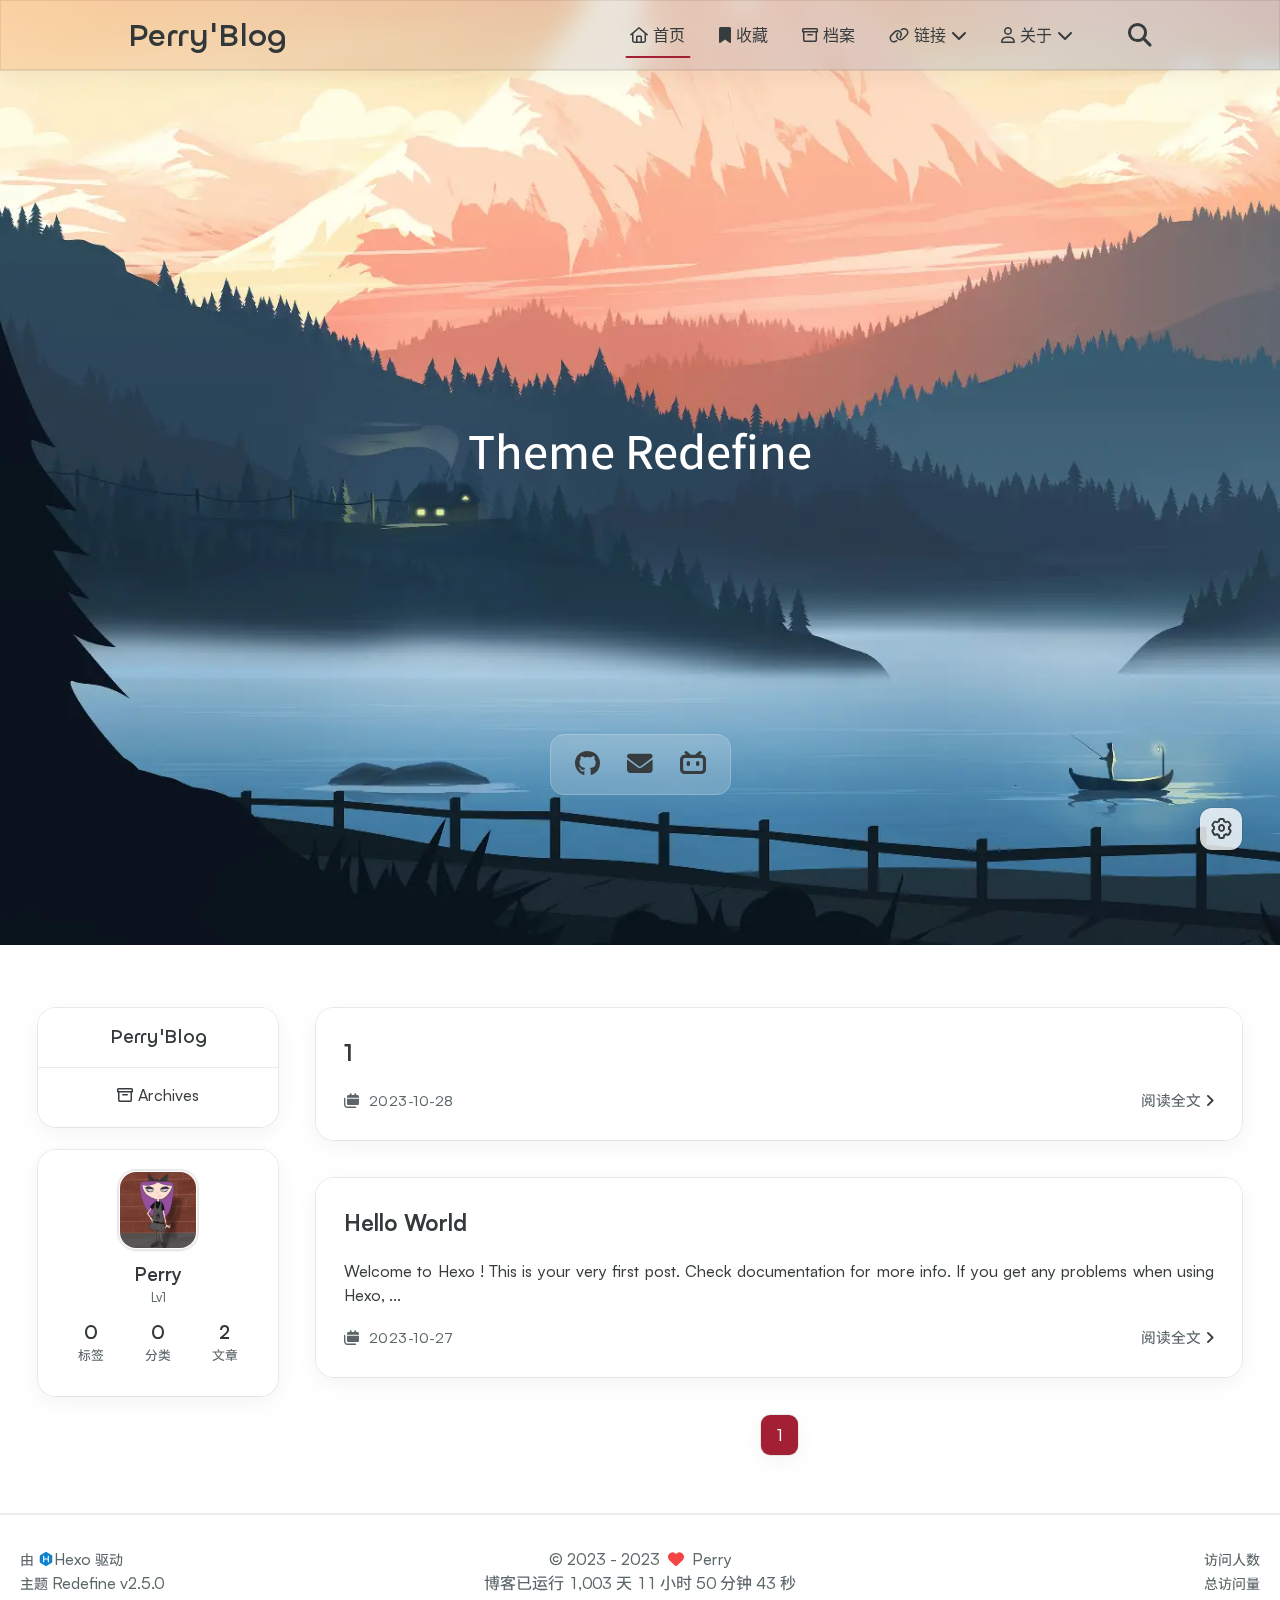
<file: index.html>
<!DOCTYPE html>
<html lang="zh-CN">
<head>
    <meta charset="utf-8">
    <meta name="viewport" content="width=device-width, initial-scale=1">
    <meta name="keywords" content="Hexo Theme Redefine">
    
    <meta name="author" content="Perry">
    <!-- preconnect -->
    <link rel="preconnect" href="https://fonts.googleapis.com">
    <link rel="preconnect" href="https://fonts.gstatic.com" crossorigin>

    
    <!--- Seo Part-->
    
    <link rel="canonical" href="http://example.com/"/>
    <meta name="robots" content="index,follow">
    <meta name="googlebot" content="index,follow">
    <meta name="revisit-after" content="1 days">
    
        <meta property="og:type" content="website">
<meta property="og:title" content="Hexo">
<meta property="og:url" content="http://example.com/index.html">
<meta property="og:site_name" content="Hexo">
<meta property="og:locale" content="zh_CN">
<meta property="article:author" content="John Doe">
<meta name="twitter:card" content="summary">
    
    
    <!--- Icon Part-->
    <link rel="icon" type="image/png" href="/images/redefine-favicon.svg" sizes="192x192">
    <link rel="apple-touch-icon" sizes="180x180" href="/images/redefine-favicon.svg">
    <meta name="theme-color" content="#A31F34">
    <link rel="shortcut icon" href="/images/redefine-favicon.svg">
    <!--- Page Info-->
    
    <title>
        
        Perry&#39;Blog
    </title>
    
<link rel="stylesheet" href="/css/style.css">


    
        
<link rel="stylesheet" href="/assets/build/styles.css">

    

    
<link rel="stylesheet" href="/fonts/fonts.css">

    
<link rel="stylesheet" href="/fonts/Satoshi/satoshi.css">

    
<link rel="stylesheet" href="/fonts/Chillax/chillax.css">

    <!--- Font Part-->
    
        <link href="https://fonts.googleapis.com/css2?family=Noto+Sans+SC:wght@400;500;700&display=swap" rel="stylesheet">
    
    
    
        <link href="https://fonts.googleapis.com/css2?family=Noto+Sans+SC:wght@400;500;700&display=swap" rel="stylesheet">
    
    

    <!--- Inject Part-->
    
    <script id="hexo-configurations">
    window.config = {"hostname":"example.com","root":"/","language":"zh-CN"};
    window.theme = {"articles":{"style":{"font_size":"16px","line_height":1.5,"image_border_radius":"14px","image_alignment":"center","image_caption":false,"link_icon":true},"word_count":{"enable":true,"count":true,"min2read":true},"author_label":{"enable":true,"auto":false,"list":[]},"code_block":{"copy":true,"style":"mac","font":{"enable":false,"family":null,"url":null}},"toc":{"enable":true,"max_depth":3,"number":false,"expand":true,"init_open":true},"copyright":true,"lazyload":true,"recommendation":{"enable":false,"title":"推荐阅读","limit":3,"mobile_limit":2,"placeholder":"/images/wallhaven-wqery6-light.webp","skip_dirs":[]}},"colors":{"primary":"#A31F34","secondary":null},"global":{"fonts":{"chinese":{"enable":"enable","family":"Noto Sans SC","url":"https://fonts.googleapis.com/css2?family=Noto+Sans+SC:wght@400;500;700&display=swap"},"english":{"enable":false,"family":"Farsan","url":"https://fonts.googleapis.com/css2?family=Farsan&display=swap"}},"content_max_width":"1000px","sidebar_width":"210px","hover":{"shadow":true,"scale":true},"scroll_progress":{"bar":true,"percentage":true},"website_counter":{"url":"https://busuanzi.ibruce.info/busuanzi/2.3/busuanzi.pure.mini.js","enable":true,"site_pv":true,"site_uv":true,"post_pv":true},"single_page":true,"open_graph":true,"google_analytics":{"enable":false,"id":null}},"home_banner":{"enable":true,"style":"fixed","image":{"light":"/images/wallhaven-wqery6-light.webp","dark":"/images/wallhaven-wqery6-dark.webp"},"title":"Theme Redefine","subtitle":{"text":["Loading..."],"hitokoto":{"enable":"enable","api":"https://v1.hitokoto.cn"},"typing_speed":100,"backing_speed":80,"starting_delay":500,"backing_delay":1500,"loop":true,"smart_backspace":true},"text_color":{"light":"#fff","dark":"#d1d1b6"},"text_style":{"title_size":"2.8rem","subtitle_size":"1.5rem","line_height":1.2},"custom_font":{"enable":"enable","family":"Noto Sans SC","url":"https://fonts.googleapis.com/css2?family=Noto+Sans+SC:wght@400;500;700&display=swap"},"social_links":{"enable":"enable","links":{"github":"https://github.com/FROGYu","email":"perrt_the_platypus@qq.com","bilibili":"https://space.bilibili.com/408053807"},"qrs":null}},"plugins":{"feed":{"enable":false},"aplayer":{"enable":false,"type":"fixed","audios":[{"name":null,"artist":null,"url":null,"cover":null}]},"mermaid":{"enable":false,"version":"9.3.0"}},"version":"2.5.0","navbar":{"auto_hide":false,"color":{"left":"#f78736","right":"#367df7","transparency":35},"links":{"Home":{"path":"/","icon":"fa-regular fa-house"},"收藏":{"path":"/收藏","icon":"fa-solid fa-bookmark"},"档案":{"path":"/archives","icon":"fa-regular fa-archive"},"Links":{"icon":"fa-regular fa-link","submenus":{"相册":{"icon":"fa-solid fa-image","path":"/masonry/"},"Chat一下":"https://yinjiang.yuchatgpt.site"}},"About":{"icon":"fa-regular fa-user","submenus":{"Github":"https://github.com/FROGYu"}}},"search":{"enable":true,"preload":true}},"page_templates":{"friends_column":2,"tags_style":"blur"},"home":{"sidebar":{"enable":true,"position":"left","first_item":"menu","announcement":null,"links":{"Archives":{"path":"/archives","icon":"fa-regular fa-archive"}}},"article_date_format":"auto","categories":{"enable":true,"limit":3},"tags":{"enable":true,"limit":3}},"footerStart":"2023/10/25 00:00:00"};
    window.lang_ago = {"second":"%s 秒前","minute":"%s 分钟前","hour":"%s 小时前","day":"%s 天前","week":"%s 周前","month":"%s 个月前","year":"%s 年前"};
    window.data = {"masonry":true};
  </script>
    
    <!--- Fontawesome Part-->
    
<link rel="stylesheet" href="/fontawesome/fontawesome.min.css">

    
<link rel="stylesheet" href="/fontawesome/brands.min.css">

    
<link rel="stylesheet" href="/fontawesome/solid.min.css">

    
<link rel="stylesheet" href="/fontawesome/regular.min.css">

    
        
<link rel="stylesheet" href="/fontawesome/thin.min.css">

    
    
        
<link rel="stylesheet" href="/fontawesome/light.min.css">

    
    
        
<link rel="stylesheet" href="/fontawesome/duotone.min.css">

    
    
<meta name="generator" content="Hexo 6.3.0"></head>


<body>
<div class="progress-bar-container">
    
        <span class="scroll-progress-bar"></span>
    

    
        <span class="pjax-progress-bar"></span>
        <span class="swup-progress-icon">
            <i class="fa-solid fa-circle-notch fa-spin"></i>
        </span>
    
</div>


<main class="page-container" id="swup">

    
        
    <style>
        .home-banner-container {
            background: transparent !important;
        }

        .home-article-item,
        .sidebar-links,
        .sidebar-content,
        a.page-number,
        a.extend,
        .sidebar-links .links:hover,
        .right-bottom-tools,
        footer.footer {
            background-color: var(--background-color-transparent-80) !important;
        }

        .right-bottom-tools:hover,
        a.page-number:hover,
        a.extend:hover {
            background-color: var(--primary-color) !important;
        }

        .site-info,
        .home-article-sticky-label {
            background-color: var(--background-color-transparent-15) !important;
        }

        .home-article-sticky-label {
            backdrop-filter: none !important;
        }
    </style>

    <div class="home-banner-background transition-fade">
    </div>


<div class="home-banner-container flex justify-center items-center transition-fade">
    <div class="content flex justify-center items-center">
        <div class="description flex flex-col justify-center items-center"
        
             style="font-family: 'Noto Sans SC', sans-serif; !important;"
                
        >
            Theme Redefine
            
            
                <p><i id="subtitle"></i></p>
            
        </div>
        
            <div class="social-contacts">
                
                    
                        
                            <span class="social-contact-item github">
                                <a target="_blank" href="https://github.com/FROGYu">
                                    <i class="fa-brands fa-github"></i>
                                </a>
                            </span>
                        
                    
                
                    
                        
                            <span class="social-contact-item email">
                                <a href="mailto:perrt_the_platypus@qq.com">
                                    <i class="fa-solid fa-envelope"></i>
                                </a>
                            </span>
                        
                    
                
                    
                        
                            <span class="social-contact-item bilibili">
                                <a target="_blank" href="https://space.bilibili.com/408053807">
                                    <i class="fa-brands fa-bilibili"></i>
                                </a>
                            </span>
                        
                    
                
                
            </div>
        
    </div>
</div>



    

    <div class="main-content-container">


        <div class="main-content-header">
            <header class="navbar-container">
    
    <div class="navbar-content has-home-banner">
        <div class="left">
            
            <a class="logo-title" href="/">
                <h1>
                Perry&#39;Blog
                </h1>
            </a>
        </div>

        <div class="right">
            <!-- PC -->
            <div class="desktop">
                <ul class="navbar-list">
                    
                        
                            <li class="navbar-item">
                                <!-- Menu -->
                                <a class="active" 
                                    href="/"  >
                                    
                                        
                                            <i class="fa-regular fa-house"></i>
                                        
                                        首页
                                    
                                </a>
                                <!-- Submenu -->
                                
                            </li>
                    
                        
                            <li class="navbar-item">
                                <!-- Menu -->
                                <a class="" 
                                    href="/%E6%94%B6%E8%97%8F"  >
                                    
                                        
                                            <i class="fa-solid fa-bookmark"></i>
                                        
                                        收藏
                                    
                                </a>
                                <!-- Submenu -->
                                
                            </li>
                    
                        
                            <li class="navbar-item">
                                <!-- Menu -->
                                <a class="" 
                                    href="/archives"  >
                                    
                                        
                                            <i class="fa-regular fa-archive"></i>
                                        
                                        档案
                                    
                                </a>
                                <!-- Submenu -->
                                
                            </li>
                    
                        
                            <li class="navbar-item">
                                <!-- Menu -->
                                <a class="has-dropdown" 
                                    href="#" onClick="return false;">
                                    
                                        
                                            <i class="fa-regular fa-link"></i>
                                        
                                        链接&nbsp;<i class="fa-solid fa-chevron-down"></i>
                                    
                                </a>
                                <!-- Submenu -->
                                
                                    <ul class="sub-menu">
                                    
                                        <li>
                                        <a href="/%5Bobject%20Object%5D">相册
                                        </a>
                                        </li>
                                    
                                        <li>
                                        <a target="_blank" rel="noopener" href="https://yinjiang.yuchatgpt.site">CHAT一下
                                        </a>
                                        </li>
                                    
                                    </ul>
                                
                            </li>
                    
                        
                            <li class="navbar-item">
                                <!-- Menu -->
                                <a class="has-dropdown" 
                                    href="#" onClick="return false;">
                                    
                                        
                                            <i class="fa-regular fa-user"></i>
                                        
                                        关于&nbsp;<i class="fa-solid fa-chevron-down"></i>
                                    
                                </a>
                                <!-- Submenu -->
                                
                                    <ul class="sub-menu">
                                    
                                        <li>
                                        <a target="_blank" rel="noopener" href="https://github.com/FROGYu">GITHUB
                                        </a>
                                        </li>
                                    
                                    </ul>
                                
                            </li>
                    
                    
                        <li class="navbar-item search search-popup-trigger">
                            <i class="fa-solid fa-magnifying-glass"></i>
                        </li>
                    
                </ul>
            </div>
            <!-- Mobile -->
            <div class="mobile">
                
                    <div class="icon-item search search-popup-trigger"><i class="fa-solid fa-magnifying-glass"></i></div>
                
                <div class="icon-item navbar-bar">
                    <div class="navbar-bar-middle"></div>
                </div>
            </div>
        </div>
    </div>

    <!-- Mobile drawer -->
    <div class="navbar-drawer w-full absolute top-0 left-0 bg-background-color">
        <ul class="drawer-navbar-list flex flex-col justify-start items-center">
            
                
                    <li class="drawer-navbar-item text-base my-1.5 flex justify-center items-center">
                        <a class="rounded-3xl py-1.5 px-5 hover:border hover:!text-primary active:!text-primary group active" 
                        href="/"  >
                             
                                
                                    <i class="fa-regular fa-house"></i>
                                
                                首页
                            
                        </a>
                    </li>
                    <!-- Submenu -->
                    
            
                
                    <li class="drawer-navbar-item text-base my-1.5 flex justify-center items-center">
                        <a class="rounded-3xl py-1.5 px-5 hover:border hover:!text-primary active:!text-primary group " 
                        href="/%E6%94%B6%E8%97%8F"  >
                             
                                
                                    <i class="fa-solid fa-bookmark"></i>
                                
                                收藏
                            
                        </a>
                    </li>
                    <!-- Submenu -->
                    
            
                
                    <li class="drawer-navbar-item text-base my-1.5 flex justify-center items-center">
                        <a class="rounded-3xl py-1.5 px-5 hover:border hover:!text-primary active:!text-primary group " 
                        href="/archives"  >
                             
                                
                                    <i class="fa-regular fa-archive"></i>
                                
                                档案
                            
                        </a>
                    </li>
                    <!-- Submenu -->
                    
            
                
                    <li class="drawer-navbar-item text-base my-1.5 flex justify-center items-center">
                        <a class="rounded-3xl py-1.5 px-5 hover:border hover:!text-primary active:!text-primary group has-dropdown" 
                        href="#" onClick="return false;">
                            
                                
                                    <i class="fa-regular fa-link"></i>
                                
                                链接&nbsp;<i class="group-hover:rotate-180 transition-transform fa-solid fa-chevron-down"></i>
                            
                        </a>
                    </li>
                    <!-- Submenu -->
                              
                        
                            <li class="drawer-navbar-item text-base flex justify-center items-center hover:underline active:underline hover:underline-offset-1 rounded-3xl">
                                <a class="py-0.5" href="/%5Bobject%20Object%5D">相册</a>
                            </li>
                        
                            <li class="drawer-navbar-item text-base flex justify-center items-center hover:underline active:underline hover:underline-offset-1 rounded-3xl">
                                <a class="py-0.5" target="_blank" rel="noopener" href="https://yinjiang.yuchatgpt.site">CHAT一下</a>
                            </li>
                        
                    
            
                
                    <li class="drawer-navbar-item text-base my-1.5 flex justify-center items-center">
                        <a class="rounded-3xl py-1.5 px-5 hover:border hover:!text-primary active:!text-primary group has-dropdown" 
                        href="#" onClick="return false;">
                            
                                
                                    <i class="fa-regular fa-user"></i>
                                
                                关于&nbsp;<i class="group-hover:rotate-180 transition-transform fa-solid fa-chevron-down"></i>
                            
                        </a>
                    </li>
                    <!-- Submenu -->
                              
                        
                            <li class="drawer-navbar-item text-base flex justify-center items-center hover:underline active:underline hover:underline-offset-1 rounded-3xl">
                                <a class="py-0.5" target="_blank" rel="noopener" href="https://github.com/FROGYu">GITHUB</a>
                            </li>
                        
                    
            

        </ul>
    </div>

    <div class="window-mask"></div>

</header>


        </div>

        <div class="main-content-body">

            
                <div class="home-sidebar-container">
    <div class="sticky-container sticky">
        
            
                <div class="sidebar-links">
                    <div class="site-info">
                        <div class="site-name">Perry&#39;Blog</div>
                        
                    </div>
                    
                        
                            
                                <a class="links" href="/archives">
                                    
                                        <i class="fa-regular fa-archive icon-space"></i>
                                    
                                    <span class="link-name">Archives</span>
                                </a>
                            
                        
                    
                </div>
            
            <div class="sidebar-content"  marginTop >
                <div class="avatar flex justify-center">
                    <img src="/images/redefine-avatar.svg">
                </div>
                <div class="author flex flex-col justify-center my-2.5 mx-0">
                    <div class="name">Perry</div>
                    
                        <div class="label">Lv1</div>
                    
                </div>
                <div class="statistics">
                    <a class="item" href="/tags">
                        <div class="number">0</div>
                        <div class="label">标签</div>
                    </a>
                    <a class="item" href="/categories">
                        <div class="number">0</div>
                        <div class="label">分类</div>
                    </a>
                    <a class="item" href="/archives">
                        <div class="number">2</div>
                        <div class="label">文章</div>
                    </a>
                </div>
            </div>
        

    </div>
</div>

            

            <div class="main-content">

                
                    <div class="home-content-container">
    <ul class="home-article-list">
        
            <li class="home-article-item">

                

                

                

                <h3 class="home-article-title">
                    <a href="/2023/10/28/1/">
                        1
                    </a>
                </h3>

                <div class="home-article-content markdown-body">
                    
                        
                    
                </div>

                <div class="home-article-meta-info-container">
    <div class="home-article-meta-info">
        <span><i class="fa-solid fa-calendars"></i>&nbsp;
            <span class="home-article-date" data-date="Sat Oct 28 2023 11:25:03 GMT+0800">
                
                    2023-10-28
                
            </span>
        </span>
        
        
    </div>

    <a href="/2023/10/28/1/">阅读全文<span class="seo-reader-text">1</span>&nbsp;<i class="fa-solid fa-angle-right"></i></a>
</div>

            </li>
        
            <li class="home-article-item">

                

                

                

                <h3 class="home-article-title">
                    <a href="/2023/10/27/hello-world/">
                        Hello World
                    </a>
                </h3>

                <div class="home-article-content markdown-body">
                    
                        Welcome to Hexo ! This is your very first post. Check documentation  for more info. If you get any problems when using Hexo, ...
                    
                </div>

                <div class="home-article-meta-info-container">
    <div class="home-article-meta-info">
        <span><i class="fa-solid fa-calendars"></i>&nbsp;
            <span class="home-article-date" data-date="Fri Oct 27 2023 23:16:36 GMT+0800">
                
                    2023-10-27
                
            </span>
        </span>
        
        
    </div>

    <a href="/2023/10/27/hello-world/">阅读全文<span class="seo-reader-text">Hello World</span>&nbsp;<i class="fa-solid fa-angle-right"></i></a>
</div>

            </li>
        
    </ul>

    <div class="home-paginator">
        <div class="paginator">
    <span class="page-number current">1</span>
</div>

    </div>
</div>

                    <div class="comment-container pjax"></div>
                

            </div>

            

        </div>

        <div class="main-content-footer">
            <footer class="footer mt-5 py-5 h-auto text-base text-third-text-color relative border-t-2 border-t-border-color">
    <div class="info-container py-3 text-center">
        
        <div class="text-center">
            &copy;
            
              <span>2023</span>
              -
            
            2023&nbsp;&nbsp;<i class="fa-solid fa-heart fa-beat" style="--fa-animation-duration: 0.5s; color: #f54545"></i>&nbsp;&nbsp;<a href="/">Perry</a>
        </div>
        
            <script data-swup-reload-script src="https://busuanzi.ibruce.info/busuanzi/2.3/busuanzi.pure.mini.js"></script>
            <div class="relative text-center lg:absolute lg:right-[20px] lg:top-1/2 lg:-translate-y-1/2 lg:text-right">
                
                    <span id="busuanzi_container_site_uv" class="lg:!block">
                        <span class="text-sm">访问人数</span>
                        <span id="busuanzi_value_site_uv"></span>
                    </span>
                
                
                    <span id="busuanzi_container_site_pv" class="lg:!block">
                        <span class="text-sm">总访问量</span>
                        <span id="busuanzi_value_site_pv"></span>
                    </span>
                
            </div>
        
        <div class="relative text-center lg:absolute lg:left-[20px] lg:top-1/2 lg:-translate-y-1/2 lg:text-left">
            <span class="lg:block text-sm">由 <?xml version="1.0" encoding="utf-8"?><!DOCTYPE svg PUBLIC "-//W3C//DTD SVG 1.1//EN" "http://www.w3.org/Graphics/SVG/1.1/DTD/svg11.dtd"><svg class="relative top-[2px] inline-block align-baseline" version="1.1" id="圖層_1" xmlns="http://www.w3.org/2000/svg" xmlns:xlink="http://www.w3.org/1999/xlink" x="0px" y="0px" width="1rem" height="1rem" viewBox="0 0 512 512" enable-background="new 0 0 512 512" xml:space="preserve"><path fill="#0E83CD" d="M256.4,25.8l-200,115.5L56,371.5l199.6,114.7l200-115.5l0.4-230.2L256.4,25.8z M349,354.6l-18.4,10.7l-18.6-11V275H200v79.6l-18.4,10.7l-18.6-11v-197l18.5-10.6l18.5,10.8V237h112v-79.6l18.5-10.6l18.5,10.8V354.6z"/></svg><a target="_blank" class="text-base" href="https://hexo.io">Hexo</a> 驱动</span>
            <span class="text-sm lg:block">主题&nbsp;<a class="text-base" target="_blank" href="https://github.com/EvanNotFound/hexo-theme-redefine">Redefine v2.5.0</a></span>
        </div>
        
        
            <div>
                博客已运行 <span class="odometer" id="runtime_days" ></span> 天 <span class="odometer" id="runtime_hours"></span> 小时 <span class="odometer" id="runtime_minutes"></span> 分钟 <span class="odometer" id="runtime_seconds"></span> 秒
            </div>
        
        
            <script data-swup-reload-script>
                try {
                    function odometer_init() {
                    const elements = document.querySelectorAll('.odometer');
                    elements.forEach(el => {
                        new Odometer({
                            el,
                            format: '( ddd).dd',
                            duration: 200
                        });
                    });
                    }
                    odometer_init();
                } catch (error) {}
            </script>
        
        
        
    </div>  
</footer>
        </div>
    </div>

    

    <div class="right-side-tools-container">
        <div class="side-tools-container">
    <ul class="hidden-tools-list">
        <li class="right-bottom-tools tool-font-adjust-plus flex justify-center items-center">
            <i class="fa-regular fa-magnifying-glass-plus"></i>
        </li>

        <li class="right-bottom-tools tool-font-adjust-minus flex justify-center items-center">
            <i class="fa-regular fa-magnifying-glass-minus"></i>
        </li>

        <li class="right-bottom-tools tool-dark-light-toggle flex justify-center items-center">
            <i class="fa-regular fa-moon"></i>
        </li>

        <!-- rss -->
        

        

        <li class="right-bottom-tools tool-scroll-to-bottom flex justify-center items-center">
            <i class="fa-regular fa-arrow-down"></i>
        </li>
    </ul>

    <ul class="visible-tools-list">
        <li class="right-bottom-tools toggle-tools-list flex justify-center items-center">
            <i class="fa-regular fa-cog fa-spin"></i>
        </li>
        
            <li class="right-bottom-tools tool-scroll-to-top flex justify-center items-center">
                <i class="arrow-up fas fa-arrow-up"></i>
                <span class="percent"></span>
            </li>
        
        
    </ul>
</div>

    </div>

    <div class="image-viewer-container">
    <img src="">
</div>


    
        <div class="search-pop-overlay">
    <div class="popup search-popup">
        <div class="search-header">
          <span class="search-input-field-pre">
            <i class="fa-solid fa-keyboard"></i>
          </span>
            <div class="search-input-container">
                <input autocomplete="off"
                       autocorrect="off"
                       autocapitalize="off"
                       placeholder="搜索..."
                       spellcheck="false"
                       type="search"
                       class="search-input"
                >
            </div>
            <span class="popup-btn-close">
                <i class="fa-solid fa-times"></i>
            </span>
        </div>
        <div id="search-result">
            <div id="no-result">
                <i class="fa-solid fa-spinner fa-spin-pulse fa-5x fa-fw"></i>
            </div>
        </div>
    </div>
</div>

    

</main>


    
<script src="/js/libs/Swup.min.js"></script>

<script src="/js/libs/SwupSlideTheme.min.js"></script>

<script src="/js/libs/SwupScriptsPlugin.min.js"></script>

<script src="/js/libs/SwupProgressPlugin.min.js"></script>

<script src="/js/libs/SwupScrollPlugin.min.js"></script>

<script src="/js/libs/SwupPreloadPlugin.min.js"></script>

<script>
    const swup = new Swup({
        plugins: [
            new SwupScriptsPlugin({
                optin: true,
            }),
            new SwupProgressPlugin(),
            new SwupScrollPlugin({
                offset: 80,
            }),
            new SwupSlideTheme({
                mainElement: ".main-content-body",
            }),
            new SwupPreloadPlugin(),
        ],
        containers: ["#swup"],
    });
</script>








<script src="/js/tools/imageViewer.js" type="module"></script>

<script src="/js/utils.js" type="module"></script>

<script src="/js/main.js" type="module"></script>

<script src="/js/layouts/navbarShrink.js" type="module"></script>

<script src="/js/tools/scrollTopBottom.js" type="module"></script>

<script src="/js/tools/lightDarkSwitch.js" type="module"></script>

<script src="/js/layouts/categoryList.js" type="module"></script>



    
<script src="/js/tools/localSearch.js" type="module"></script>




    
<script src="/js/tools/codeBlock.js" type="module"></script>




    
<script src="/js/layouts/lazyload.js" type="module"></script>




    
<script src="/js/tools/runtime.js"></script>

    
<script src="/js/libs/odometer.min.js"></script>

    
<link rel="stylesheet" href="/assets/odometer-theme-minimal.css">




  
<script src="/js/libs/Typed.min.js"></script>

  
<script src="/js/plugins/typed.js" type="module"></script>






    
<script src="/js/libs/minimasonry.min.js"></script>

    
<script src="/js/plugins/masonry.js" type="module"></script>




<div class="post-scripts" data-swup-reload-script>
    
        
<script src="/js/libs/anime.min.js"></script>

        
<script src="/js/tools/tocToggle.js" type="module"></script>

<script src="/js/layouts/toc.js" type="module"></script>

<script src="/js/plugins/tabs.js" type="module"></script>

    
</div>


</body>
</html>
</file>
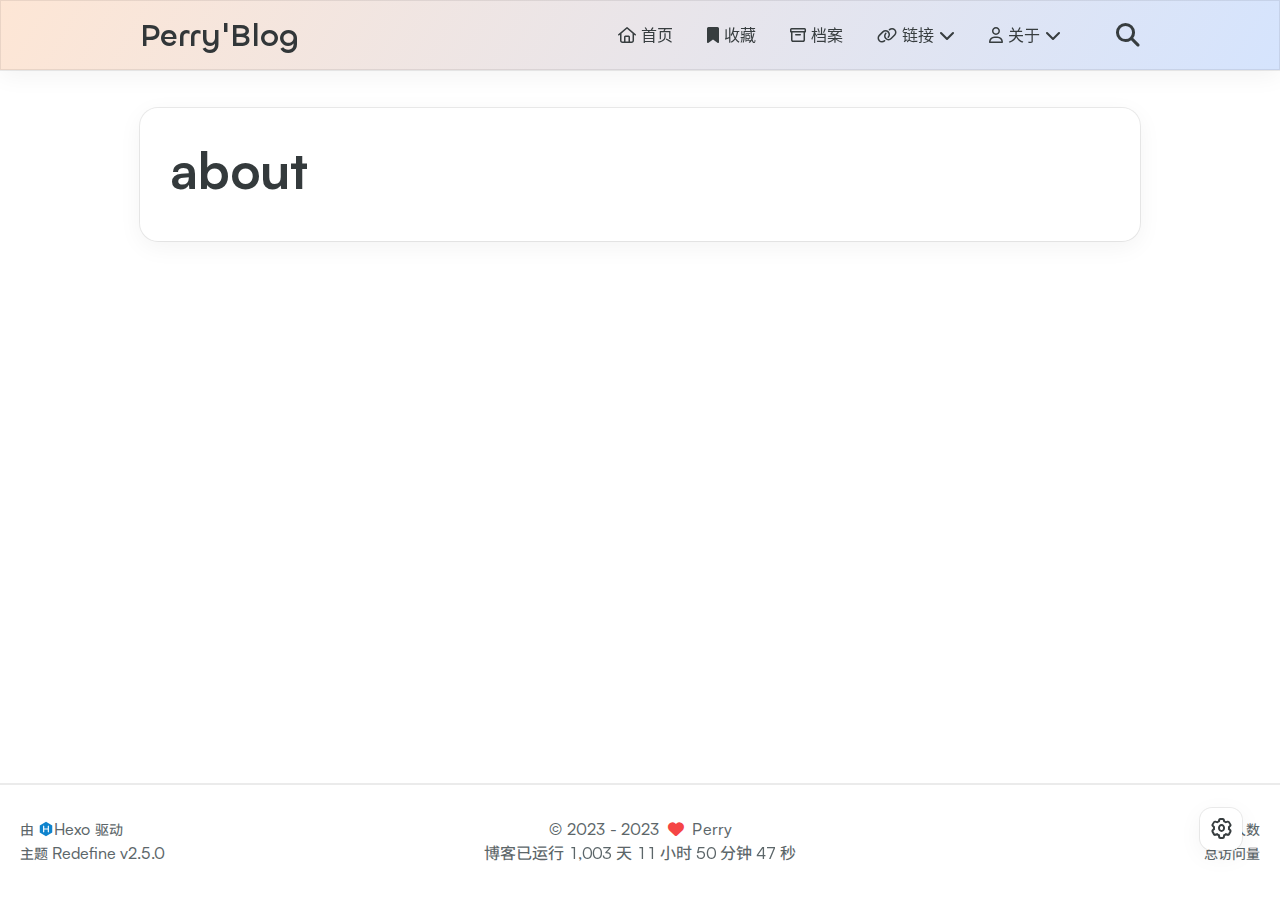
<file: about/index.html>
<!DOCTYPE html>
<html lang="zh-CN">
<head>
    <meta charset="utf-8">
    <meta name="viewport" content="width=device-width, initial-scale=1">
    <meta name="keywords" content="Hexo Theme Redefine">
    
    <meta name="author" content="Perry">
    <!-- preconnect -->
    <link rel="preconnect" href="https://fonts.googleapis.com">
    <link rel="preconnect" href="https://fonts.gstatic.com" crossorigin>

    
    <!--- Seo Part-->
    
    <link rel="canonical" href="http://example.com/about/"/>
    <meta name="robots" content="index,follow">
    <meta name="googlebot" content="index,follow">
    <meta name="revisit-after" content="1 days">
    
        <meta property="og:type" content="website">
<meta property="og:title" content="about">
<meta property="og:url" content="http://example.com/about/index.html">
<meta property="og:site_name" content="Hexo">
<meta property="og:locale" content="zh_CN">
<meta property="article:published_time" content="2023-10-27T12:17:24.000Z">
<meta property="article:modified_time" content="2023-10-27T12:17:24.236Z">
<meta property="article:author" content="John Doe">
<meta name="twitter:card" content="summary">
    
    
    <!--- Icon Part-->
    <link rel="icon" type="image/png" href="/images/redefine-favicon.svg" sizes="192x192">
    <link rel="apple-touch-icon" sizes="180x180" href="/images/redefine-favicon.svg">
    <meta name="theme-color" content="#A31F34">
    <link rel="shortcut icon" href="/images/redefine-favicon.svg">
    <!--- Page Info-->
    
    <title>
        
            关于 -
        
        Perry&#39;Blog
    </title>
    
<link rel="stylesheet" href="/css/style.css">


    
        
<link rel="stylesheet" href="/assets/build/styles.css">

    

    
<link rel="stylesheet" href="/fonts/fonts.css">

    
<link rel="stylesheet" href="/fonts/Satoshi/satoshi.css">

    
<link rel="stylesheet" href="/fonts/Chillax/chillax.css">

    <!--- Font Part-->
    
        <link href="https://fonts.googleapis.com/css2?family=Noto+Sans+SC:wght@400;500;700&display=swap" rel="stylesheet">
    
    
    
        <link href="https://fonts.googleapis.com/css2?family=Noto+Sans+SC:wght@400;500;700&display=swap" rel="stylesheet">
    
    

    <!--- Inject Part-->
    
    <script id="hexo-configurations">
    window.config = {"hostname":"example.com","root":"/","language":"zh-CN"};
    window.theme = {"articles":{"style":{"font_size":"16px","line_height":1.5,"image_border_radius":"14px","image_alignment":"center","image_caption":false,"link_icon":true},"word_count":{"enable":true,"count":true,"min2read":true},"author_label":{"enable":true,"auto":false,"list":[]},"code_block":{"copy":true,"style":"mac","font":{"enable":false,"family":null,"url":null}},"toc":{"enable":true,"max_depth":3,"number":false,"expand":true,"init_open":true},"copyright":true,"lazyload":true,"recommendation":{"enable":false,"title":"推荐阅读","limit":3,"mobile_limit":2,"placeholder":"/images/wallhaven-wqery6-light.webp","skip_dirs":[]}},"colors":{"primary":"#A31F34","secondary":null},"global":{"fonts":{"chinese":{"enable":"enable","family":"Noto Sans SC","url":"https://fonts.googleapis.com/css2?family=Noto+Sans+SC:wght@400;500;700&display=swap"},"english":{"enable":false,"family":"Farsan","url":"https://fonts.googleapis.com/css2?family=Farsan&display=swap"}},"content_max_width":"1000px","sidebar_width":"210px","hover":{"shadow":true,"scale":true},"scroll_progress":{"bar":true,"percentage":true},"website_counter":{"url":"https://busuanzi.ibruce.info/busuanzi/2.3/busuanzi.pure.mini.js","enable":true,"site_pv":true,"site_uv":true,"post_pv":true},"single_page":true,"open_graph":true,"google_analytics":{"enable":false,"id":null}},"home_banner":{"enable":true,"style":"fixed","image":{"light":"/images/wallhaven-wqery6-light.webp","dark":"/images/wallhaven-wqery6-dark.webp"},"title":"Theme Redefine","subtitle":{"text":["Loading..."],"hitokoto":{"enable":"enable","api":"https://v1.hitokoto.cn"},"typing_speed":100,"backing_speed":80,"starting_delay":500,"backing_delay":1500,"loop":true,"smart_backspace":true},"text_color":{"light":"#fff","dark":"#d1d1b6"},"text_style":{"title_size":"2.8rem","subtitle_size":"1.5rem","line_height":1.2},"custom_font":{"enable":"enable","family":"Noto Sans SC","url":"https://fonts.googleapis.com/css2?family=Noto+Sans+SC:wght@400;500;700&display=swap"},"social_links":{"enable":"enable","links":{"github":"https://github.com/FROGYu","email":"perrt_the_platypus@qq.com","bilibili":"https://space.bilibili.com/408053807"},"qrs":null}},"plugins":{"feed":{"enable":false},"aplayer":{"enable":false,"type":"fixed","audios":[{"name":null,"artist":null,"url":null,"cover":null}]},"mermaid":{"enable":false,"version":"9.3.0"}},"version":"2.5.0","navbar":{"auto_hide":false,"color":{"left":"#f78736","right":"#367df7","transparency":35},"links":{"Home":{"path":"/","icon":"fa-regular fa-house"},"收藏":{"path":"/收藏","icon":"fa-solid fa-bookmark"},"档案":{"path":"/archives","icon":"fa-regular fa-archive"},"Links":{"icon":"fa-regular fa-link","submenus":{"相册":{"icon":"fa-solid fa-image","path":"/masonry/"},"Chat一下":"https://yinjiang.yuchatgpt.site"}},"About":{"icon":"fa-regular fa-user","submenus":{"Github":"https://github.com/FROGYu"}}},"search":{"enable":true,"preload":true}},"page_templates":{"friends_column":2,"tags_style":"blur"},"home":{"sidebar":{"enable":true,"position":"left","first_item":"menu","announcement":null,"links":{"Archives":{"path":"/archives","icon":"fa-regular fa-archive"}}},"article_date_format":"auto","categories":{"enable":true,"limit":3},"tags":{"enable":true,"limit":3}},"footerStart":"2023/10/25 00:00:00"};
    window.lang_ago = {"second":"%s 秒前","minute":"%s 分钟前","hour":"%s 小时前","day":"%s 天前","week":"%s 周前","month":"%s 个月前","year":"%s 年前"};
    window.data = {"masonry":true};
  </script>
    
    <!--- Fontawesome Part-->
    
<link rel="stylesheet" href="/fontawesome/fontawesome.min.css">

    
<link rel="stylesheet" href="/fontawesome/brands.min.css">

    
<link rel="stylesheet" href="/fontawesome/solid.min.css">

    
<link rel="stylesheet" href="/fontawesome/regular.min.css">

    
        
<link rel="stylesheet" href="/fontawesome/thin.min.css">

    
    
        
<link rel="stylesheet" href="/fontawesome/light.min.css">

    
    
        
<link rel="stylesheet" href="/fontawesome/duotone.min.css">

    
    
<meta name="generator" content="Hexo 6.3.0"></head>


<body>
<div class="progress-bar-container">
    
        <span class="scroll-progress-bar"></span>
    

    
        <span class="pjax-progress-bar"></span>
        <span class="swup-progress-icon">
            <i class="fa-solid fa-circle-notch fa-spin"></i>
        </span>
    
</div>


<main class="page-container" id="swup">

    

    <div class="main-content-container">


        <div class="main-content-header">
            <header class="navbar-container">
    
    <div class="navbar-content">
        <div class="left">
            
            <a class="logo-title" href="/">
                
                Perry&#39;Blog
                
            </a>
        </div>

        <div class="right">
            <!-- PC -->
            <div class="desktop">
                <ul class="navbar-list">
                    
                        
                            <li class="navbar-item">
                                <!-- Menu -->
                                <a class="" 
                                    href="/"  >
                                    
                                        
                                            <i class="fa-regular fa-house"></i>
                                        
                                        首页
                                    
                                </a>
                                <!-- Submenu -->
                                
                            </li>
                    
                        
                            <li class="navbar-item">
                                <!-- Menu -->
                                <a class="" 
                                    href="/%E6%94%B6%E8%97%8F"  >
                                    
                                        
                                            <i class="fa-solid fa-bookmark"></i>
                                        
                                        收藏
                                    
                                </a>
                                <!-- Submenu -->
                                
                            </li>
                    
                        
                            <li class="navbar-item">
                                <!-- Menu -->
                                <a class="" 
                                    href="/archives"  >
                                    
                                        
                                            <i class="fa-regular fa-archive"></i>
                                        
                                        档案
                                    
                                </a>
                                <!-- Submenu -->
                                
                            </li>
                    
                        
                            <li class="navbar-item">
                                <!-- Menu -->
                                <a class="has-dropdown" 
                                    href="#" onClick="return false;">
                                    
                                        
                                            <i class="fa-regular fa-link"></i>
                                        
                                        链接&nbsp;<i class="fa-solid fa-chevron-down"></i>
                                    
                                </a>
                                <!-- Submenu -->
                                
                                    <ul class="sub-menu">
                                    
                                        <li>
                                        <a href="/%5Bobject%20Object%5D">相册
                                        </a>
                                        </li>
                                    
                                        <li>
                                        <a target="_blank" rel="noopener" href="https://yinjiang.yuchatgpt.site">CHAT一下
                                        </a>
                                        </li>
                                    
                                    </ul>
                                
                            </li>
                    
                        
                            <li class="navbar-item">
                                <!-- Menu -->
                                <a class="has-dropdown" 
                                    href="#" onClick="return false;">
                                    
                                        
                                            <i class="fa-regular fa-user"></i>
                                        
                                        关于&nbsp;<i class="fa-solid fa-chevron-down"></i>
                                    
                                </a>
                                <!-- Submenu -->
                                
                                    <ul class="sub-menu">
                                    
                                        <li>
                                        <a target="_blank" rel="noopener" href="https://github.com/FROGYu">GITHUB
                                        </a>
                                        </li>
                                    
                                    </ul>
                                
                            </li>
                    
                    
                        <li class="navbar-item search search-popup-trigger">
                            <i class="fa-solid fa-magnifying-glass"></i>
                        </li>
                    
                </ul>
            </div>
            <!-- Mobile -->
            <div class="mobile">
                
                    <div class="icon-item search search-popup-trigger"><i class="fa-solid fa-magnifying-glass"></i></div>
                
                <div class="icon-item navbar-bar">
                    <div class="navbar-bar-middle"></div>
                </div>
            </div>
        </div>
    </div>

    <!-- Mobile drawer -->
    <div class="navbar-drawer w-full absolute top-0 left-0 bg-background-color">
        <ul class="drawer-navbar-list flex flex-col justify-start items-center">
            
                
                    <li class="drawer-navbar-item text-base my-1.5 flex justify-center items-center">
                        <a class="rounded-3xl py-1.5 px-5 hover:border hover:!text-primary active:!text-primary group " 
                        href="/"  >
                             
                                
                                    <i class="fa-regular fa-house"></i>
                                
                                首页
                            
                        </a>
                    </li>
                    <!-- Submenu -->
                    
            
                
                    <li class="drawer-navbar-item text-base my-1.5 flex justify-center items-center">
                        <a class="rounded-3xl py-1.5 px-5 hover:border hover:!text-primary active:!text-primary group " 
                        href="/%E6%94%B6%E8%97%8F"  >
                             
                                
                                    <i class="fa-solid fa-bookmark"></i>
                                
                                收藏
                            
                        </a>
                    </li>
                    <!-- Submenu -->
                    
            
                
                    <li class="drawer-navbar-item text-base my-1.5 flex justify-center items-center">
                        <a class="rounded-3xl py-1.5 px-5 hover:border hover:!text-primary active:!text-primary group " 
                        href="/archives"  >
                             
                                
                                    <i class="fa-regular fa-archive"></i>
                                
                                档案
                            
                        </a>
                    </li>
                    <!-- Submenu -->
                    
            
                
                    <li class="drawer-navbar-item text-base my-1.5 flex justify-center items-center">
                        <a class="rounded-3xl py-1.5 px-5 hover:border hover:!text-primary active:!text-primary group has-dropdown" 
                        href="#" onClick="return false;">
                            
                                
                                    <i class="fa-regular fa-link"></i>
                                
                                链接&nbsp;<i class="group-hover:rotate-180 transition-transform fa-solid fa-chevron-down"></i>
                            
                        </a>
                    </li>
                    <!-- Submenu -->
                              
                        
                            <li class="drawer-navbar-item text-base flex justify-center items-center hover:underline active:underline hover:underline-offset-1 rounded-3xl">
                                <a class="py-0.5" href="/%5Bobject%20Object%5D">相册</a>
                            </li>
                        
                            <li class="drawer-navbar-item text-base flex justify-center items-center hover:underline active:underline hover:underline-offset-1 rounded-3xl">
                                <a class="py-0.5" target="_blank" rel="noopener" href="https://yinjiang.yuchatgpt.site">CHAT一下</a>
                            </li>
                        
                    
            
                
                    <li class="drawer-navbar-item text-base my-1.5 flex justify-center items-center">
                        <a class="rounded-3xl py-1.5 px-5 hover:border hover:!text-primary active:!text-primary group has-dropdown" 
                        href="#" onClick="return false;">
                            
                                
                                    <i class="fa-regular fa-user"></i>
                                
                                关于&nbsp;<i class="group-hover:rotate-180 transition-transform fa-solid fa-chevron-down"></i>
                            
                        </a>
                    </li>
                    <!-- Submenu -->
                              
                        
                            <li class="drawer-navbar-item text-base flex justify-center items-center hover:underline active:underline hover:underline-offset-1 rounded-3xl">
                                <a class="py-0.5" target="_blank" rel="noopener" href="https://github.com/FROGYu">GITHUB</a>
                            </li>
                        
                    
            

        </ul>
    </div>

    <div class="window-mask"></div>

</header>


        </div>

        <div class="main-content-body">

            

            <div class="main-content">

                
                    <div class="page-template-container">
    
    
    
    <div class="page-template-content markdown-body">
        
            <h1>about</h1>
        
    </div>
    <div class="page-template-comments">
        
    </div>
</div>


                

            </div>

            

        </div>

        <div class="main-content-footer">
            <footer class="footer mt-5 py-5 h-auto text-base text-third-text-color relative border-t-2 border-t-border-color">
    <div class="info-container py-3 text-center">
        
        <div class="text-center">
            &copy;
            
              <span>2023</span>
              -
            
            2023&nbsp;&nbsp;<i class="fa-solid fa-heart fa-beat" style="--fa-animation-duration: 0.5s; color: #f54545"></i>&nbsp;&nbsp;<a href="/">Perry</a>
        </div>
        
            <script data-swup-reload-script src="https://busuanzi.ibruce.info/busuanzi/2.3/busuanzi.pure.mini.js"></script>
            <div class="relative text-center lg:absolute lg:right-[20px] lg:top-1/2 lg:-translate-y-1/2 lg:text-right">
                
                    <span id="busuanzi_container_site_uv" class="lg:!block">
                        <span class="text-sm">访问人数</span>
                        <span id="busuanzi_value_site_uv"></span>
                    </span>
                
                
                    <span id="busuanzi_container_site_pv" class="lg:!block">
                        <span class="text-sm">总访问量</span>
                        <span id="busuanzi_value_site_pv"></span>
                    </span>
                
            </div>
        
        <div class="relative text-center lg:absolute lg:left-[20px] lg:top-1/2 lg:-translate-y-1/2 lg:text-left">
            <span class="lg:block text-sm">由 <?xml version="1.0" encoding="utf-8"?><!DOCTYPE svg PUBLIC "-//W3C//DTD SVG 1.1//EN" "http://www.w3.org/Graphics/SVG/1.1/DTD/svg11.dtd"><svg class="relative top-[2px] inline-block align-baseline" version="1.1" id="圖層_1" xmlns="http://www.w3.org/2000/svg" xmlns:xlink="http://www.w3.org/1999/xlink" x="0px" y="0px" width="1rem" height="1rem" viewBox="0 0 512 512" enable-background="new 0 0 512 512" xml:space="preserve"><path fill="#0E83CD" d="M256.4,25.8l-200,115.5L56,371.5l199.6,114.7l200-115.5l0.4-230.2L256.4,25.8z M349,354.6l-18.4,10.7l-18.6-11V275H200v79.6l-18.4,10.7l-18.6-11v-197l18.5-10.6l18.5,10.8V237h112v-79.6l18.5-10.6l18.5,10.8V354.6z"/></svg><a target="_blank" class="text-base" href="https://hexo.io">Hexo</a> 驱动</span>
            <span class="text-sm lg:block">主题&nbsp;<a class="text-base" target="_blank" href="https://github.com/EvanNotFound/hexo-theme-redefine">Redefine v2.5.0</a></span>
        </div>
        
        
            <div>
                博客已运行 <span class="odometer" id="runtime_days" ></span> 天 <span class="odometer" id="runtime_hours"></span> 小时 <span class="odometer" id="runtime_minutes"></span> 分钟 <span class="odometer" id="runtime_seconds"></span> 秒
            </div>
        
        
            <script data-swup-reload-script>
                try {
                    function odometer_init() {
                    const elements = document.querySelectorAll('.odometer');
                    elements.forEach(el => {
                        new Odometer({
                            el,
                            format: '( ddd).dd',
                            duration: 200
                        });
                    });
                    }
                    odometer_init();
                } catch (error) {}
            </script>
        
        
        
    </div>  
</footer>
        </div>
    </div>

    

    <div class="right-side-tools-container">
        <div class="side-tools-container">
    <ul class="hidden-tools-list">
        <li class="right-bottom-tools tool-font-adjust-plus flex justify-center items-center">
            <i class="fa-regular fa-magnifying-glass-plus"></i>
        </li>

        <li class="right-bottom-tools tool-font-adjust-minus flex justify-center items-center">
            <i class="fa-regular fa-magnifying-glass-minus"></i>
        </li>

        <li class="right-bottom-tools tool-dark-light-toggle flex justify-center items-center">
            <i class="fa-regular fa-moon"></i>
        </li>

        <!-- rss -->
        

        

        <li class="right-bottom-tools tool-scroll-to-bottom flex justify-center items-center">
            <i class="fa-regular fa-arrow-down"></i>
        </li>
    </ul>

    <ul class="visible-tools-list">
        <li class="right-bottom-tools toggle-tools-list flex justify-center items-center">
            <i class="fa-regular fa-cog fa-spin"></i>
        </li>
        
            <li class="right-bottom-tools tool-scroll-to-top flex justify-center items-center">
                <i class="arrow-up fas fa-arrow-up"></i>
                <span class="percent"></span>
            </li>
        
        
    </ul>
</div>

    </div>

    <div class="image-viewer-container">
    <img src="">
</div>


    
        <div class="search-pop-overlay">
    <div class="popup search-popup">
        <div class="search-header">
          <span class="search-input-field-pre">
            <i class="fa-solid fa-keyboard"></i>
          </span>
            <div class="search-input-container">
                <input autocomplete="off"
                       autocorrect="off"
                       autocapitalize="off"
                       placeholder="搜索..."
                       spellcheck="false"
                       type="search"
                       class="search-input"
                >
            </div>
            <span class="popup-btn-close">
                <i class="fa-solid fa-times"></i>
            </span>
        </div>
        <div id="search-result">
            <div id="no-result">
                <i class="fa-solid fa-spinner fa-spin-pulse fa-5x fa-fw"></i>
            </div>
        </div>
    </div>
</div>

    

</main>


    
<script src="/js/libs/Swup.min.js"></script>

<script src="/js/libs/SwupSlideTheme.min.js"></script>

<script src="/js/libs/SwupScriptsPlugin.min.js"></script>

<script src="/js/libs/SwupProgressPlugin.min.js"></script>

<script src="/js/libs/SwupScrollPlugin.min.js"></script>

<script src="/js/libs/SwupPreloadPlugin.min.js"></script>

<script>
    const swup = new Swup({
        plugins: [
            new SwupScriptsPlugin({
                optin: true,
            }),
            new SwupProgressPlugin(),
            new SwupScrollPlugin({
                offset: 80,
            }),
            new SwupSlideTheme({
                mainElement: ".main-content-body",
            }),
            new SwupPreloadPlugin(),
        ],
        containers: ["#swup"],
    });
</script>







<script src="/js/tools/imageViewer.js" type="module"></script>

<script src="/js/utils.js" type="module"></script>

<script src="/js/main.js" type="module"></script>

<script src="/js/layouts/navbarShrink.js" type="module"></script>

<script src="/js/tools/scrollTopBottom.js" type="module"></script>

<script src="/js/tools/lightDarkSwitch.js" type="module"></script>

<script src="/js/layouts/categoryList.js" type="module"></script>



    
<script src="/js/tools/localSearch.js" type="module"></script>




    
<script src="/js/tools/codeBlock.js" type="module"></script>




    
<script src="/js/layouts/lazyload.js" type="module"></script>




    
<script src="/js/tools/runtime.js"></script>

    
<script src="/js/libs/odometer.min.js"></script>

    
<link rel="stylesheet" href="/assets/odometer-theme-minimal.css">




  
<script src="/js/libs/Typed.min.js"></script>

  
<script src="/js/plugins/typed.js" type="module"></script>






    
<script src="/js/libs/minimasonry.min.js"></script>

    
<script src="/js/plugins/masonry.js" type="module"></script>




<div class="post-scripts" data-swup-reload-script>
    
        
<script src="/js/libs/anime.min.js"></script>

        
<script src="/js/tools/tocToggle.js" type="module"></script>

<script src="/js/layouts/toc.js" type="module"></script>

<script src="/js/plugins/tabs.js" type="module"></script>

    
</div>


</body>
</html>
</file>
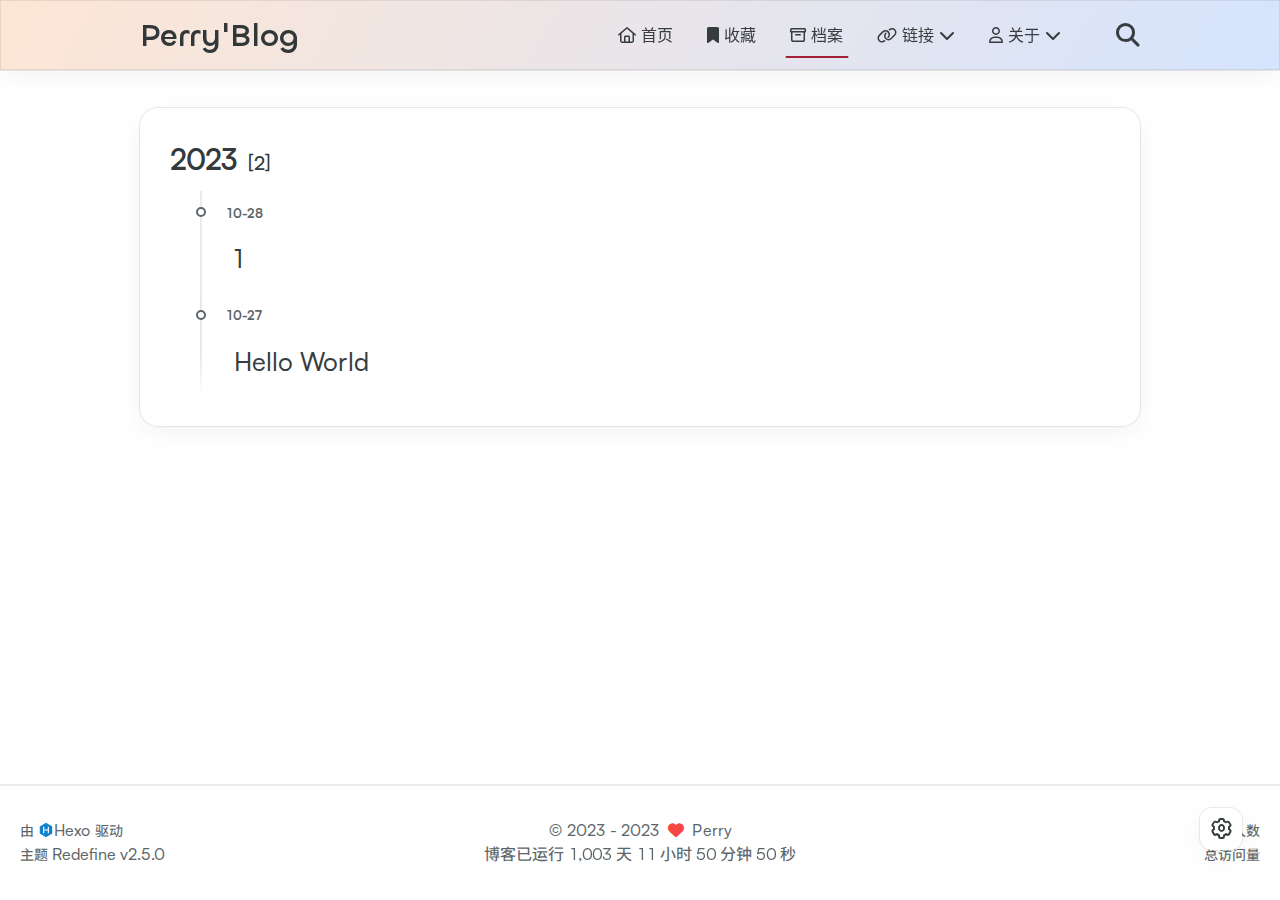
<file: archives/index.html>
<!DOCTYPE html>
<html lang="zh-CN">
<head>
    <meta charset="utf-8">
    <meta name="viewport" content="width=device-width, initial-scale=1">
    <meta name="keywords" content="Hexo Theme Redefine">
    
    <meta name="author" content="Perry">
    <!-- preconnect -->
    <link rel="preconnect" href="https://fonts.googleapis.com">
    <link rel="preconnect" href="https://fonts.gstatic.com" crossorigin>

    
    <!--- Seo Part-->
    
    <link rel="canonical" href="http://example.com/archives/"/>
    <meta name="robots" content="index,follow">
    <meta name="googlebot" content="index,follow">
    <meta name="revisit-after" content="1 days">
    
        <meta property="og:type" content="website">
<meta property="og:title" content="Hexo">
<meta property="og:url" content="http://example.com/archives/index.html">
<meta property="og:site_name" content="Hexo">
<meta property="og:locale" content="zh_CN">
<meta property="article:author" content="John Doe">
<meta name="twitter:card" content="summary">
    
    
    <!--- Icon Part-->
    <link rel="icon" type="image/png" href="/images/redefine-favicon.svg" sizes="192x192">
    <link rel="apple-touch-icon" sizes="180x180" href="/images/redefine-favicon.svg">
    <meta name="theme-color" content="#A31F34">
    <link rel="shortcut icon" href="/images/redefine-favicon.svg">
    <!--- Page Info-->
    
    <title>
        
            归档 -
        
        Perry&#39;Blog
    </title>
    
<link rel="stylesheet" href="/css/style.css">


    
        
<link rel="stylesheet" href="/assets/build/styles.css">

    

    
<link rel="stylesheet" href="/fonts/fonts.css">

    
<link rel="stylesheet" href="/fonts/Satoshi/satoshi.css">

    
<link rel="stylesheet" href="/fonts/Chillax/chillax.css">

    <!--- Font Part-->
    
        <link href="https://fonts.googleapis.com/css2?family=Noto+Sans+SC:wght@400;500;700&display=swap" rel="stylesheet">
    
    
    
        <link href="https://fonts.googleapis.com/css2?family=Noto+Sans+SC:wght@400;500;700&display=swap" rel="stylesheet">
    
    

    <!--- Inject Part-->
    
    <script id="hexo-configurations">
    window.config = {"hostname":"example.com","root":"/","language":"zh-CN"};
    window.theme = {"articles":{"style":{"font_size":"16px","line_height":1.5,"image_border_radius":"14px","image_alignment":"center","image_caption":false,"link_icon":true},"word_count":{"enable":true,"count":true,"min2read":true},"author_label":{"enable":true,"auto":false,"list":[]},"code_block":{"copy":true,"style":"mac","font":{"enable":false,"family":null,"url":null}},"toc":{"enable":true,"max_depth":3,"number":false,"expand":true,"init_open":true},"copyright":true,"lazyload":true,"recommendation":{"enable":false,"title":"推荐阅读","limit":3,"mobile_limit":2,"placeholder":"/images/wallhaven-wqery6-light.webp","skip_dirs":[]}},"colors":{"primary":"#A31F34","secondary":null},"global":{"fonts":{"chinese":{"enable":"enable","family":"Noto Sans SC","url":"https://fonts.googleapis.com/css2?family=Noto+Sans+SC:wght@400;500;700&display=swap"},"english":{"enable":false,"family":"Farsan","url":"https://fonts.googleapis.com/css2?family=Farsan&display=swap"}},"content_max_width":"1000px","sidebar_width":"210px","hover":{"shadow":true,"scale":true},"scroll_progress":{"bar":true,"percentage":true},"website_counter":{"url":"https://busuanzi.ibruce.info/busuanzi/2.3/busuanzi.pure.mini.js","enable":true,"site_pv":true,"site_uv":true,"post_pv":true},"single_page":true,"open_graph":true,"google_analytics":{"enable":false,"id":null}},"home_banner":{"enable":true,"style":"fixed","image":{"light":"/images/wallhaven-wqery6-light.webp","dark":"/images/wallhaven-wqery6-dark.webp"},"title":"Theme Redefine","subtitle":{"text":["Loading..."],"hitokoto":{"enable":"enable","api":"https://v1.hitokoto.cn"},"typing_speed":100,"backing_speed":80,"starting_delay":500,"backing_delay":1500,"loop":true,"smart_backspace":true},"text_color":{"light":"#fff","dark":"#d1d1b6"},"text_style":{"title_size":"2.8rem","subtitle_size":"1.5rem","line_height":1.2},"custom_font":{"enable":"enable","family":"Noto Sans SC","url":"https://fonts.googleapis.com/css2?family=Noto+Sans+SC:wght@400;500;700&display=swap"},"social_links":{"enable":"enable","links":{"github":"https://github.com/FROGYu","email":"perrt_the_platypus@qq.com","bilibili":"https://space.bilibili.com/408053807"},"qrs":null}},"plugins":{"feed":{"enable":false},"aplayer":{"enable":false,"type":"fixed","audios":[{"name":null,"artist":null,"url":null,"cover":null}]},"mermaid":{"enable":false,"version":"9.3.0"}},"version":"2.5.0","navbar":{"auto_hide":false,"color":{"left":"#f78736","right":"#367df7","transparency":35},"links":{"Home":{"path":"/","icon":"fa-regular fa-house"},"收藏":{"path":"/收藏","icon":"fa-solid fa-bookmark"},"档案":{"path":"/archives","icon":"fa-regular fa-archive"},"Links":{"icon":"fa-regular fa-link","submenus":{"相册":{"icon":"fa-solid fa-image","path":"/masonry/"},"Chat一下":"https://yinjiang.yuchatgpt.site"}},"About":{"icon":"fa-regular fa-user","submenus":{"Github":"https://github.com/FROGYu"}}},"search":{"enable":true,"preload":true}},"page_templates":{"friends_column":2,"tags_style":"blur"},"home":{"sidebar":{"enable":true,"position":"left","first_item":"menu","announcement":null,"links":{"Archives":{"path":"/archives","icon":"fa-regular fa-archive"}}},"article_date_format":"auto","categories":{"enable":true,"limit":3},"tags":{"enable":true,"limit":3}},"footerStart":"2023/10/25 00:00:00"};
    window.lang_ago = {"second":"%s 秒前","minute":"%s 分钟前","hour":"%s 小时前","day":"%s 天前","week":"%s 周前","month":"%s 个月前","year":"%s 年前"};
    window.data = {"masonry":true};
  </script>
    
    <!--- Fontawesome Part-->
    
<link rel="stylesheet" href="/fontawesome/fontawesome.min.css">

    
<link rel="stylesheet" href="/fontawesome/brands.min.css">

    
<link rel="stylesheet" href="/fontawesome/solid.min.css">

    
<link rel="stylesheet" href="/fontawesome/regular.min.css">

    
        
<link rel="stylesheet" href="/fontawesome/thin.min.css">

    
    
        
<link rel="stylesheet" href="/fontawesome/light.min.css">

    
    
        
<link rel="stylesheet" href="/fontawesome/duotone.min.css">

    
    
<meta name="generator" content="Hexo 6.3.0"></head>


<body>
<div class="progress-bar-container">
    
        <span class="scroll-progress-bar"></span>
    

    
        <span class="pjax-progress-bar"></span>
        <span class="swup-progress-icon">
            <i class="fa-solid fa-circle-notch fa-spin"></i>
        </span>
    
</div>


<main class="page-container" id="swup">

    

    <div class="main-content-container">


        <div class="main-content-header">
            <header class="navbar-container">
    
    <div class="navbar-content">
        <div class="left">
            
            <a class="logo-title" href="/">
                
                Perry&#39;Blog
                
            </a>
        </div>

        <div class="right">
            <!-- PC -->
            <div class="desktop">
                <ul class="navbar-list">
                    
                        
                            <li class="navbar-item">
                                <!-- Menu -->
                                <a class="" 
                                    href="/"  >
                                    
                                        
                                            <i class="fa-regular fa-house"></i>
                                        
                                        首页
                                    
                                </a>
                                <!-- Submenu -->
                                
                            </li>
                    
                        
                            <li class="navbar-item">
                                <!-- Menu -->
                                <a class="" 
                                    href="/%E6%94%B6%E8%97%8F"  >
                                    
                                        
                                            <i class="fa-solid fa-bookmark"></i>
                                        
                                        收藏
                                    
                                </a>
                                <!-- Submenu -->
                                
                            </li>
                    
                        
                            <li class="navbar-item">
                                <!-- Menu -->
                                <a class="active" 
                                    href="/archives"  >
                                    
                                        
                                            <i class="fa-regular fa-archive"></i>
                                        
                                        档案
                                    
                                </a>
                                <!-- Submenu -->
                                
                            </li>
                    
                        
                            <li class="navbar-item">
                                <!-- Menu -->
                                <a class="has-dropdown" 
                                    href="#" onClick="return false;">
                                    
                                        
                                            <i class="fa-regular fa-link"></i>
                                        
                                        链接&nbsp;<i class="fa-solid fa-chevron-down"></i>
                                    
                                </a>
                                <!-- Submenu -->
                                
                                    <ul class="sub-menu">
                                    
                                        <li>
                                        <a href="/%5Bobject%20Object%5D">相册
                                        </a>
                                        </li>
                                    
                                        <li>
                                        <a target="_blank" rel="noopener" href="https://yinjiang.yuchatgpt.site">CHAT一下
                                        </a>
                                        </li>
                                    
                                    </ul>
                                
                            </li>
                    
                        
                            <li class="navbar-item">
                                <!-- Menu -->
                                <a class="has-dropdown" 
                                    href="#" onClick="return false;">
                                    
                                        
                                            <i class="fa-regular fa-user"></i>
                                        
                                        关于&nbsp;<i class="fa-solid fa-chevron-down"></i>
                                    
                                </a>
                                <!-- Submenu -->
                                
                                    <ul class="sub-menu">
                                    
                                        <li>
                                        <a target="_blank" rel="noopener" href="https://github.com/FROGYu">GITHUB
                                        </a>
                                        </li>
                                    
                                    </ul>
                                
                            </li>
                    
                    
                        <li class="navbar-item search search-popup-trigger">
                            <i class="fa-solid fa-magnifying-glass"></i>
                        </li>
                    
                </ul>
            </div>
            <!-- Mobile -->
            <div class="mobile">
                
                    <div class="icon-item search search-popup-trigger"><i class="fa-solid fa-magnifying-glass"></i></div>
                
                <div class="icon-item navbar-bar">
                    <div class="navbar-bar-middle"></div>
                </div>
            </div>
        </div>
    </div>

    <!-- Mobile drawer -->
    <div class="navbar-drawer w-full absolute top-0 left-0 bg-background-color">
        <ul class="drawer-navbar-list flex flex-col justify-start items-center">
            
                
                    <li class="drawer-navbar-item text-base my-1.5 flex justify-center items-center">
                        <a class="rounded-3xl py-1.5 px-5 hover:border hover:!text-primary active:!text-primary group " 
                        href="/"  >
                             
                                
                                    <i class="fa-regular fa-house"></i>
                                
                                首页
                            
                        </a>
                    </li>
                    <!-- Submenu -->
                    
            
                
                    <li class="drawer-navbar-item text-base my-1.5 flex justify-center items-center">
                        <a class="rounded-3xl py-1.5 px-5 hover:border hover:!text-primary active:!text-primary group " 
                        href="/%E6%94%B6%E8%97%8F"  >
                             
                                
                                    <i class="fa-solid fa-bookmark"></i>
                                
                                收藏
                            
                        </a>
                    </li>
                    <!-- Submenu -->
                    
            
                
                    <li class="drawer-navbar-item text-base my-1.5 flex justify-center items-center">
                        <a class="rounded-3xl py-1.5 px-5 hover:border hover:!text-primary active:!text-primary group active" 
                        href="/archives"  >
                             
                                
                                    <i class="fa-regular fa-archive"></i>
                                
                                档案
                            
                        </a>
                    </li>
                    <!-- Submenu -->
                    
            
                
                    <li class="drawer-navbar-item text-base my-1.5 flex justify-center items-center">
                        <a class="rounded-3xl py-1.5 px-5 hover:border hover:!text-primary active:!text-primary group has-dropdown" 
                        href="#" onClick="return false;">
                            
                                
                                    <i class="fa-regular fa-link"></i>
                                
                                链接&nbsp;<i class="group-hover:rotate-180 transition-transform fa-solid fa-chevron-down"></i>
                            
                        </a>
                    </li>
                    <!-- Submenu -->
                              
                        
                            <li class="drawer-navbar-item text-base flex justify-center items-center hover:underline active:underline hover:underline-offset-1 rounded-3xl">
                                <a class="py-0.5" href="/%5Bobject%20Object%5D">相册</a>
                            </li>
                        
                            <li class="drawer-navbar-item text-base flex justify-center items-center hover:underline active:underline hover:underline-offset-1 rounded-3xl">
                                <a class="py-0.5" target="_blank" rel="noopener" href="https://yinjiang.yuchatgpt.site">CHAT一下</a>
                            </li>
                        
                    
            
                
                    <li class="drawer-navbar-item text-base my-1.5 flex justify-center items-center">
                        <a class="rounded-3xl py-1.5 px-5 hover:border hover:!text-primary active:!text-primary group has-dropdown" 
                        href="#" onClick="return false;">
                            
                                
                                    <i class="fa-regular fa-user"></i>
                                
                                关于&nbsp;<i class="group-hover:rotate-180 transition-transform fa-solid fa-chevron-down"></i>
                            
                        </a>
                    </li>
                    <!-- Submenu -->
                              
                        
                            <li class="drawer-navbar-item text-base flex justify-center items-center hover:underline active:underline hover:underline-offset-1 rounded-3xl">
                                <a class="py-0.5" target="_blank" rel="noopener" href="https://github.com/FROGYu">GITHUB</a>
                            </li>
                        
                    
            

        </ul>
    </div>

    <div class="window-mask"></div>

</header>


        </div>

        <div class="main-content-body">

            

            <div class="main-content">

                
                    <div class="archive-container ">
    

<div class="archive-list-container">
    
        <section class="archive-item">
            <div class="archive-item-header">
                <span class="archive-year">2023</span>
                <span class="archive-year-post-count">[2]</span>
            </div>
            <ul class="article-list">
              
                
                    
                    <li class="article-item" date-is='10-28'>
                
                
                    <a href="/2023/10/28/1/">
                        <span class="article-title">1</span>
                    </a>
                
              
                
                    
                    <li class="article-item" date-is='10-27'>
                
                
                    <a href="/2023/10/27/hello-world/">
                        <span class="article-title">Hello World</span>
                    </a>
                
              
            </ul>
        </section>
    
</div>

</div>

                

            </div>

            

        </div>

        <div class="main-content-footer">
            <footer class="footer mt-5 py-5 h-auto text-base text-third-text-color relative border-t-2 border-t-border-color">
    <div class="info-container py-3 text-center">
        
        <div class="text-center">
            &copy;
            
              <span>2023</span>
              -
            
            2023&nbsp;&nbsp;<i class="fa-solid fa-heart fa-beat" style="--fa-animation-duration: 0.5s; color: #f54545"></i>&nbsp;&nbsp;<a href="/">Perry</a>
        </div>
        
            <script data-swup-reload-script src="https://busuanzi.ibruce.info/busuanzi/2.3/busuanzi.pure.mini.js"></script>
            <div class="relative text-center lg:absolute lg:right-[20px] lg:top-1/2 lg:-translate-y-1/2 lg:text-right">
                
                    <span id="busuanzi_container_site_uv" class="lg:!block">
                        <span class="text-sm">访问人数</span>
                        <span id="busuanzi_value_site_uv"></span>
                    </span>
                
                
                    <span id="busuanzi_container_site_pv" class="lg:!block">
                        <span class="text-sm">总访问量</span>
                        <span id="busuanzi_value_site_pv"></span>
                    </span>
                
            </div>
        
        <div class="relative text-center lg:absolute lg:left-[20px] lg:top-1/2 lg:-translate-y-1/2 lg:text-left">
            <span class="lg:block text-sm">由 <?xml version="1.0" encoding="utf-8"?><!DOCTYPE svg PUBLIC "-//W3C//DTD SVG 1.1//EN" "http://www.w3.org/Graphics/SVG/1.1/DTD/svg11.dtd"><svg class="relative top-[2px] inline-block align-baseline" version="1.1" id="圖層_1" xmlns="http://www.w3.org/2000/svg" xmlns:xlink="http://www.w3.org/1999/xlink" x="0px" y="0px" width="1rem" height="1rem" viewBox="0 0 512 512" enable-background="new 0 0 512 512" xml:space="preserve"><path fill="#0E83CD" d="M256.4,25.8l-200,115.5L56,371.5l199.6,114.7l200-115.5l0.4-230.2L256.4,25.8z M349,354.6l-18.4,10.7l-18.6-11V275H200v79.6l-18.4,10.7l-18.6-11v-197l18.5-10.6l18.5,10.8V237h112v-79.6l18.5-10.6l18.5,10.8V354.6z"/></svg><a target="_blank" class="text-base" href="https://hexo.io">Hexo</a> 驱动</span>
            <span class="text-sm lg:block">主题&nbsp;<a class="text-base" target="_blank" href="https://github.com/EvanNotFound/hexo-theme-redefine">Redefine v2.5.0</a></span>
        </div>
        
        
            <div>
                博客已运行 <span class="odometer" id="runtime_days" ></span> 天 <span class="odometer" id="runtime_hours"></span> 小时 <span class="odometer" id="runtime_minutes"></span> 分钟 <span class="odometer" id="runtime_seconds"></span> 秒
            </div>
        
        
            <script data-swup-reload-script>
                try {
                    function odometer_init() {
                    const elements = document.querySelectorAll('.odometer');
                    elements.forEach(el => {
                        new Odometer({
                            el,
                            format: '( ddd).dd',
                            duration: 200
                        });
                    });
                    }
                    odometer_init();
                } catch (error) {}
            </script>
        
        
        
    </div>  
</footer>
        </div>
    </div>

    

    <div class="right-side-tools-container">
        <div class="side-tools-container">
    <ul class="hidden-tools-list">
        <li class="right-bottom-tools tool-font-adjust-plus flex justify-center items-center">
            <i class="fa-regular fa-magnifying-glass-plus"></i>
        </li>

        <li class="right-bottom-tools tool-font-adjust-minus flex justify-center items-center">
            <i class="fa-regular fa-magnifying-glass-minus"></i>
        </li>

        <li class="right-bottom-tools tool-dark-light-toggle flex justify-center items-center">
            <i class="fa-regular fa-moon"></i>
        </li>

        <!-- rss -->
        

        

        <li class="right-bottom-tools tool-scroll-to-bottom flex justify-center items-center">
            <i class="fa-regular fa-arrow-down"></i>
        </li>
    </ul>

    <ul class="visible-tools-list">
        <li class="right-bottom-tools toggle-tools-list flex justify-center items-center">
            <i class="fa-regular fa-cog fa-spin"></i>
        </li>
        
            <li class="right-bottom-tools tool-scroll-to-top flex justify-center items-center">
                <i class="arrow-up fas fa-arrow-up"></i>
                <span class="percent"></span>
            </li>
        
        
    </ul>
</div>

    </div>

    <div class="image-viewer-container">
    <img src="">
</div>


    
        <div class="search-pop-overlay">
    <div class="popup search-popup">
        <div class="search-header">
          <span class="search-input-field-pre">
            <i class="fa-solid fa-keyboard"></i>
          </span>
            <div class="search-input-container">
                <input autocomplete="off"
                       autocorrect="off"
                       autocapitalize="off"
                       placeholder="搜索..."
                       spellcheck="false"
                       type="search"
                       class="search-input"
                >
            </div>
            <span class="popup-btn-close">
                <i class="fa-solid fa-times"></i>
            </span>
        </div>
        <div id="search-result">
            <div id="no-result">
                <i class="fa-solid fa-spinner fa-spin-pulse fa-5x fa-fw"></i>
            </div>
        </div>
    </div>
</div>

    

</main>


    
<script src="/js/libs/Swup.min.js"></script>

<script src="/js/libs/SwupSlideTheme.min.js"></script>

<script src="/js/libs/SwupScriptsPlugin.min.js"></script>

<script src="/js/libs/SwupProgressPlugin.min.js"></script>

<script src="/js/libs/SwupScrollPlugin.min.js"></script>

<script src="/js/libs/SwupPreloadPlugin.min.js"></script>

<script>
    const swup = new Swup({
        plugins: [
            new SwupScriptsPlugin({
                optin: true,
            }),
            new SwupProgressPlugin(),
            new SwupScrollPlugin({
                offset: 80,
            }),
            new SwupSlideTheme({
                mainElement: ".main-content-body",
            }),
            new SwupPreloadPlugin(),
        ],
        containers: ["#swup"],
    });
</script>







<script src="/js/tools/imageViewer.js" type="module"></script>

<script src="/js/utils.js" type="module"></script>

<script src="/js/main.js" type="module"></script>

<script src="/js/layouts/navbarShrink.js" type="module"></script>

<script src="/js/tools/scrollTopBottom.js" type="module"></script>

<script src="/js/tools/lightDarkSwitch.js" type="module"></script>

<script src="/js/layouts/categoryList.js" type="module"></script>



    
<script src="/js/tools/localSearch.js" type="module"></script>




    
<script src="/js/tools/codeBlock.js" type="module"></script>




    
<script src="/js/layouts/lazyload.js" type="module"></script>




    
<script src="/js/tools/runtime.js"></script>

    
<script src="/js/libs/odometer.min.js"></script>

    
<link rel="stylesheet" href="/assets/odometer-theme-minimal.css">




  
<script src="/js/libs/Typed.min.js"></script>

  
<script src="/js/plugins/typed.js" type="module"></script>






    
<script src="/js/libs/minimasonry.min.js"></script>

    
<script src="/js/plugins/masonry.js" type="module"></script>




<div class="post-scripts" data-swup-reload-script>
    
        
<script src="/js/libs/anime.min.js"></script>

        
<script src="/js/tools/tocToggle.js" type="module"></script>

<script src="/js/layouts/toc.js" type="module"></script>

<script src="/js/plugins/tabs.js" type="module"></script>

    
</div>


</body>
</html>
</file>
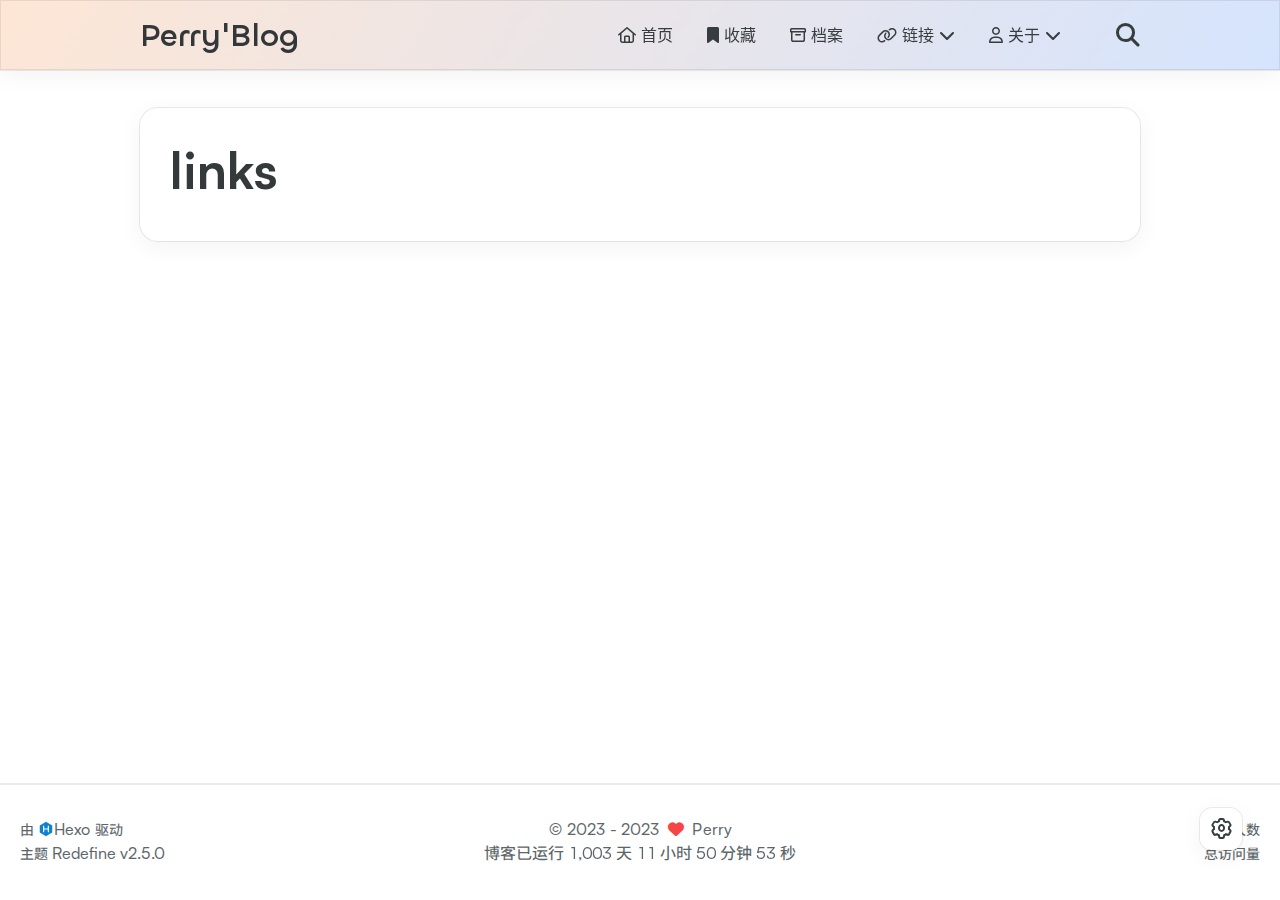
<file: links/index.html>
<!DOCTYPE html>
<html lang="zh-CN">
<head>
    <meta charset="utf-8">
    <meta name="viewport" content="width=device-width, initial-scale=1">
    <meta name="keywords" content="Hexo Theme Redefine">
    
    <meta name="author" content="Perry">
    <!-- preconnect -->
    <link rel="preconnect" href="https://fonts.googleapis.com">
    <link rel="preconnect" href="https://fonts.gstatic.com" crossorigin>

    
    <!--- Seo Part-->
    
    <link rel="canonical" href="http://example.com/links/"/>
    <meta name="robots" content="index,follow">
    <meta name="googlebot" content="index,follow">
    <meta name="revisit-after" content="1 days">
    
        <meta property="og:type" content="website">
<meta property="og:title" content="links">
<meta property="og:url" content="http://example.com/links/index.html">
<meta property="og:site_name" content="Hexo">
<meta property="og:locale" content="zh_CN">
<meta property="article:published_time" content="2023-10-27T12:14:19.000Z">
<meta property="article:modified_time" content="2023-10-27T12:14:19.749Z">
<meta property="article:author" content="John Doe">
<meta name="twitter:card" content="summary">
    
    
    <!--- Icon Part-->
    <link rel="icon" type="image/png" href="/images/redefine-favicon.svg" sizes="192x192">
    <link rel="apple-touch-icon" sizes="180x180" href="/images/redefine-favicon.svg">
    <meta name="theme-color" content="#A31F34">
    <link rel="shortcut icon" href="/images/redefine-favicon.svg">
    <!--- Page Info-->
    
    <title>
        
            链接 -
        
        Perry&#39;Blog
    </title>
    
<link rel="stylesheet" href="/css/style.css">


    
        
<link rel="stylesheet" href="/assets/build/styles.css">

    

    
<link rel="stylesheet" href="/fonts/fonts.css">

    
<link rel="stylesheet" href="/fonts/Satoshi/satoshi.css">

    
<link rel="stylesheet" href="/fonts/Chillax/chillax.css">

    <!--- Font Part-->
    
        <link href="https://fonts.googleapis.com/css2?family=Noto+Sans+SC:wght@400;500;700&display=swap" rel="stylesheet">
    
    
    
        <link href="https://fonts.googleapis.com/css2?family=Noto+Sans+SC:wght@400;500;700&display=swap" rel="stylesheet">
    
    

    <!--- Inject Part-->
    
    <script id="hexo-configurations">
    window.config = {"hostname":"example.com","root":"/","language":"zh-CN"};
    window.theme = {"articles":{"style":{"font_size":"16px","line_height":1.5,"image_border_radius":"14px","image_alignment":"center","image_caption":false,"link_icon":true},"word_count":{"enable":true,"count":true,"min2read":true},"author_label":{"enable":true,"auto":false,"list":[]},"code_block":{"copy":true,"style":"mac","font":{"enable":false,"family":null,"url":null}},"toc":{"enable":true,"max_depth":3,"number":false,"expand":true,"init_open":true},"copyright":true,"lazyload":true,"recommendation":{"enable":false,"title":"推荐阅读","limit":3,"mobile_limit":2,"placeholder":"/images/wallhaven-wqery6-light.webp","skip_dirs":[]}},"colors":{"primary":"#A31F34","secondary":null},"global":{"fonts":{"chinese":{"enable":"enable","family":"Noto Sans SC","url":"https://fonts.googleapis.com/css2?family=Noto+Sans+SC:wght@400;500;700&display=swap"},"english":{"enable":false,"family":"Farsan","url":"https://fonts.googleapis.com/css2?family=Farsan&display=swap"}},"content_max_width":"1000px","sidebar_width":"210px","hover":{"shadow":true,"scale":true},"scroll_progress":{"bar":true,"percentage":true},"website_counter":{"url":"https://busuanzi.ibruce.info/busuanzi/2.3/busuanzi.pure.mini.js","enable":true,"site_pv":true,"site_uv":true,"post_pv":true},"single_page":true,"open_graph":true,"google_analytics":{"enable":false,"id":null}},"home_banner":{"enable":true,"style":"fixed","image":{"light":"/images/wallhaven-wqery6-light.webp","dark":"/images/wallhaven-wqery6-dark.webp"},"title":"Theme Redefine","subtitle":{"text":["Loading..."],"hitokoto":{"enable":"enable","api":"https://v1.hitokoto.cn"},"typing_speed":100,"backing_speed":80,"starting_delay":500,"backing_delay":1500,"loop":true,"smart_backspace":true},"text_color":{"light":"#fff","dark":"#d1d1b6"},"text_style":{"title_size":"2.8rem","subtitle_size":"1.5rem","line_height":1.2},"custom_font":{"enable":"enable","family":"Noto Sans SC","url":"https://fonts.googleapis.com/css2?family=Noto+Sans+SC:wght@400;500;700&display=swap"},"social_links":{"enable":"enable","links":{"github":"https://github.com/FROGYu","email":"perrt_the_platypus@qq.com","bilibili":"https://space.bilibili.com/408053807"},"qrs":null}},"plugins":{"feed":{"enable":false},"aplayer":{"enable":false,"type":"fixed","audios":[{"name":null,"artist":null,"url":null,"cover":null}]},"mermaid":{"enable":false,"version":"9.3.0"}},"version":"2.5.0","navbar":{"auto_hide":false,"color":{"left":"#f78736","right":"#367df7","transparency":35},"links":{"Home":{"path":"/","icon":"fa-regular fa-house"},"收藏":{"path":"/收藏","icon":"fa-solid fa-bookmark"},"档案":{"path":"/archives","icon":"fa-regular fa-archive"},"Links":{"icon":"fa-regular fa-link","submenus":{"相册":{"icon":"fa-solid fa-image","path":"/masonry/"},"Chat一下":"https://yinjiang.yuchatgpt.site"}},"About":{"icon":"fa-regular fa-user","submenus":{"Github":"https://github.com/FROGYu"}}},"search":{"enable":true,"preload":true}},"page_templates":{"friends_column":2,"tags_style":"blur"},"home":{"sidebar":{"enable":true,"position":"left","first_item":"menu","announcement":null,"links":{"Archives":{"path":"/archives","icon":"fa-regular fa-archive"}}},"article_date_format":"auto","categories":{"enable":true,"limit":3},"tags":{"enable":true,"limit":3}},"footerStart":"2023/10/25 00:00:00"};
    window.lang_ago = {"second":"%s 秒前","minute":"%s 分钟前","hour":"%s 小时前","day":"%s 天前","week":"%s 周前","month":"%s 个月前","year":"%s 年前"};
    window.data = {"masonry":true};
  </script>
    
    <!--- Fontawesome Part-->
    
<link rel="stylesheet" href="/fontawesome/fontawesome.min.css">

    
<link rel="stylesheet" href="/fontawesome/brands.min.css">

    
<link rel="stylesheet" href="/fontawesome/solid.min.css">

    
<link rel="stylesheet" href="/fontawesome/regular.min.css">

    
        
<link rel="stylesheet" href="/fontawesome/thin.min.css">

    
    
        
<link rel="stylesheet" href="/fontawesome/light.min.css">

    
    
        
<link rel="stylesheet" href="/fontawesome/duotone.min.css">

    
    
<meta name="generator" content="Hexo 6.3.0"></head>


<body>
<div class="progress-bar-container">
    
        <span class="scroll-progress-bar"></span>
    

    
        <span class="pjax-progress-bar"></span>
        <span class="swup-progress-icon">
            <i class="fa-solid fa-circle-notch fa-spin"></i>
        </span>
    
</div>


<main class="page-container" id="swup">

    

    <div class="main-content-container">


        <div class="main-content-header">
            <header class="navbar-container">
    
    <div class="navbar-content">
        <div class="left">
            
            <a class="logo-title" href="/">
                
                Perry&#39;Blog
                
            </a>
        </div>

        <div class="right">
            <!-- PC -->
            <div class="desktop">
                <ul class="navbar-list">
                    
                        
                            <li class="navbar-item">
                                <!-- Menu -->
                                <a class="" 
                                    href="/"  >
                                    
                                        
                                            <i class="fa-regular fa-house"></i>
                                        
                                        首页
                                    
                                </a>
                                <!-- Submenu -->
                                
                            </li>
                    
                        
                            <li class="navbar-item">
                                <!-- Menu -->
                                <a class="" 
                                    href="/%E6%94%B6%E8%97%8F"  >
                                    
                                        
                                            <i class="fa-solid fa-bookmark"></i>
                                        
                                        收藏
                                    
                                </a>
                                <!-- Submenu -->
                                
                            </li>
                    
                        
                            <li class="navbar-item">
                                <!-- Menu -->
                                <a class="" 
                                    href="/archives"  >
                                    
                                        
                                            <i class="fa-regular fa-archive"></i>
                                        
                                        档案
                                    
                                </a>
                                <!-- Submenu -->
                                
                            </li>
                    
                        
                            <li class="navbar-item">
                                <!-- Menu -->
                                <a class="has-dropdown" 
                                    href="#" onClick="return false;">
                                    
                                        
                                            <i class="fa-regular fa-link"></i>
                                        
                                        链接&nbsp;<i class="fa-solid fa-chevron-down"></i>
                                    
                                </a>
                                <!-- Submenu -->
                                
                                    <ul class="sub-menu">
                                    
                                        <li>
                                        <a href="/%5Bobject%20Object%5D">相册
                                        </a>
                                        </li>
                                    
                                        <li>
                                        <a target="_blank" rel="noopener" href="https://yinjiang.yuchatgpt.site">CHAT一下
                                        </a>
                                        </li>
                                    
                                    </ul>
                                
                            </li>
                    
                        
                            <li class="navbar-item">
                                <!-- Menu -->
                                <a class="has-dropdown" 
                                    href="#" onClick="return false;">
                                    
                                        
                                            <i class="fa-regular fa-user"></i>
                                        
                                        关于&nbsp;<i class="fa-solid fa-chevron-down"></i>
                                    
                                </a>
                                <!-- Submenu -->
                                
                                    <ul class="sub-menu">
                                    
                                        <li>
                                        <a target="_blank" rel="noopener" href="https://github.com/FROGYu">GITHUB
                                        </a>
                                        </li>
                                    
                                    </ul>
                                
                            </li>
                    
                    
                        <li class="navbar-item search search-popup-trigger">
                            <i class="fa-solid fa-magnifying-glass"></i>
                        </li>
                    
                </ul>
            </div>
            <!-- Mobile -->
            <div class="mobile">
                
                    <div class="icon-item search search-popup-trigger"><i class="fa-solid fa-magnifying-glass"></i></div>
                
                <div class="icon-item navbar-bar">
                    <div class="navbar-bar-middle"></div>
                </div>
            </div>
        </div>
    </div>

    <!-- Mobile drawer -->
    <div class="navbar-drawer w-full absolute top-0 left-0 bg-background-color">
        <ul class="drawer-navbar-list flex flex-col justify-start items-center">
            
                
                    <li class="drawer-navbar-item text-base my-1.5 flex justify-center items-center">
                        <a class="rounded-3xl py-1.5 px-5 hover:border hover:!text-primary active:!text-primary group " 
                        href="/"  >
                             
                                
                                    <i class="fa-regular fa-house"></i>
                                
                                首页
                            
                        </a>
                    </li>
                    <!-- Submenu -->
                    
            
                
                    <li class="drawer-navbar-item text-base my-1.5 flex justify-center items-center">
                        <a class="rounded-3xl py-1.5 px-5 hover:border hover:!text-primary active:!text-primary group " 
                        href="/%E6%94%B6%E8%97%8F"  >
                             
                                
                                    <i class="fa-solid fa-bookmark"></i>
                                
                                收藏
                            
                        </a>
                    </li>
                    <!-- Submenu -->
                    
            
                
                    <li class="drawer-navbar-item text-base my-1.5 flex justify-center items-center">
                        <a class="rounded-3xl py-1.5 px-5 hover:border hover:!text-primary active:!text-primary group " 
                        href="/archives"  >
                             
                                
                                    <i class="fa-regular fa-archive"></i>
                                
                                档案
                            
                        </a>
                    </li>
                    <!-- Submenu -->
                    
            
                
                    <li class="drawer-navbar-item text-base my-1.5 flex justify-center items-center">
                        <a class="rounded-3xl py-1.5 px-5 hover:border hover:!text-primary active:!text-primary group has-dropdown" 
                        href="#" onClick="return false;">
                            
                                
                                    <i class="fa-regular fa-link"></i>
                                
                                链接&nbsp;<i class="group-hover:rotate-180 transition-transform fa-solid fa-chevron-down"></i>
                            
                        </a>
                    </li>
                    <!-- Submenu -->
                              
                        
                            <li class="drawer-navbar-item text-base flex justify-center items-center hover:underline active:underline hover:underline-offset-1 rounded-3xl">
                                <a class="py-0.5" href="/%5Bobject%20Object%5D">相册</a>
                            </li>
                        
                            <li class="drawer-navbar-item text-base flex justify-center items-center hover:underline active:underline hover:underline-offset-1 rounded-3xl">
                                <a class="py-0.5" target="_blank" rel="noopener" href="https://yinjiang.yuchatgpt.site">CHAT一下</a>
                            </li>
                        
                    
            
                
                    <li class="drawer-navbar-item text-base my-1.5 flex justify-center items-center">
                        <a class="rounded-3xl py-1.5 px-5 hover:border hover:!text-primary active:!text-primary group has-dropdown" 
                        href="#" onClick="return false;">
                            
                                
                                    <i class="fa-regular fa-user"></i>
                                
                                关于&nbsp;<i class="group-hover:rotate-180 transition-transform fa-solid fa-chevron-down"></i>
                            
                        </a>
                    </li>
                    <!-- Submenu -->
                              
                        
                            <li class="drawer-navbar-item text-base flex justify-center items-center hover:underline active:underline hover:underline-offset-1 rounded-3xl">
                                <a class="py-0.5" target="_blank" rel="noopener" href="https://github.com/FROGYu">GITHUB</a>
                            </li>
                        
                    
            

        </ul>
    </div>

    <div class="window-mask"></div>

</header>


        </div>

        <div class="main-content-body">

            

            <div class="main-content">

                
                    <div class="page-template-container">
    
    
    
    <div class="page-template-content markdown-body">
        
            <h1>links</h1>
        
    </div>
    <div class="page-template-comments">
        
    </div>
</div>


                

            </div>

            

        </div>

        <div class="main-content-footer">
            <footer class="footer mt-5 py-5 h-auto text-base text-third-text-color relative border-t-2 border-t-border-color">
    <div class="info-container py-3 text-center">
        
        <div class="text-center">
            &copy;
            
              <span>2023</span>
              -
            
            2023&nbsp;&nbsp;<i class="fa-solid fa-heart fa-beat" style="--fa-animation-duration: 0.5s; color: #f54545"></i>&nbsp;&nbsp;<a href="/">Perry</a>
        </div>
        
            <script data-swup-reload-script src="https://busuanzi.ibruce.info/busuanzi/2.3/busuanzi.pure.mini.js"></script>
            <div class="relative text-center lg:absolute lg:right-[20px] lg:top-1/2 lg:-translate-y-1/2 lg:text-right">
                
                    <span id="busuanzi_container_site_uv" class="lg:!block">
                        <span class="text-sm">访问人数</span>
                        <span id="busuanzi_value_site_uv"></span>
                    </span>
                
                
                    <span id="busuanzi_container_site_pv" class="lg:!block">
                        <span class="text-sm">总访问量</span>
                        <span id="busuanzi_value_site_pv"></span>
                    </span>
                
            </div>
        
        <div class="relative text-center lg:absolute lg:left-[20px] lg:top-1/2 lg:-translate-y-1/2 lg:text-left">
            <span class="lg:block text-sm">由 <?xml version="1.0" encoding="utf-8"?><!DOCTYPE svg PUBLIC "-//W3C//DTD SVG 1.1//EN" "http://www.w3.org/Graphics/SVG/1.1/DTD/svg11.dtd"><svg class="relative top-[2px] inline-block align-baseline" version="1.1" id="圖層_1" xmlns="http://www.w3.org/2000/svg" xmlns:xlink="http://www.w3.org/1999/xlink" x="0px" y="0px" width="1rem" height="1rem" viewBox="0 0 512 512" enable-background="new 0 0 512 512" xml:space="preserve"><path fill="#0E83CD" d="M256.4,25.8l-200,115.5L56,371.5l199.6,114.7l200-115.5l0.4-230.2L256.4,25.8z M349,354.6l-18.4,10.7l-18.6-11V275H200v79.6l-18.4,10.7l-18.6-11v-197l18.5-10.6l18.5,10.8V237h112v-79.6l18.5-10.6l18.5,10.8V354.6z"/></svg><a target="_blank" class="text-base" href="https://hexo.io">Hexo</a> 驱动</span>
            <span class="text-sm lg:block">主题&nbsp;<a class="text-base" target="_blank" href="https://github.com/EvanNotFound/hexo-theme-redefine">Redefine v2.5.0</a></span>
        </div>
        
        
            <div>
                博客已运行 <span class="odometer" id="runtime_days" ></span> 天 <span class="odometer" id="runtime_hours"></span> 小时 <span class="odometer" id="runtime_minutes"></span> 分钟 <span class="odometer" id="runtime_seconds"></span> 秒
            </div>
        
        
            <script data-swup-reload-script>
                try {
                    function odometer_init() {
                    const elements = document.querySelectorAll('.odometer');
                    elements.forEach(el => {
                        new Odometer({
                            el,
                            format: '( ddd).dd',
                            duration: 200
                        });
                    });
                    }
                    odometer_init();
                } catch (error) {}
            </script>
        
        
        
    </div>  
</footer>
        </div>
    </div>

    

    <div class="right-side-tools-container">
        <div class="side-tools-container">
    <ul class="hidden-tools-list">
        <li class="right-bottom-tools tool-font-adjust-plus flex justify-center items-center">
            <i class="fa-regular fa-magnifying-glass-plus"></i>
        </li>

        <li class="right-bottom-tools tool-font-adjust-minus flex justify-center items-center">
            <i class="fa-regular fa-magnifying-glass-minus"></i>
        </li>

        <li class="right-bottom-tools tool-dark-light-toggle flex justify-center items-center">
            <i class="fa-regular fa-moon"></i>
        </li>

        <!-- rss -->
        

        

        <li class="right-bottom-tools tool-scroll-to-bottom flex justify-center items-center">
            <i class="fa-regular fa-arrow-down"></i>
        </li>
    </ul>

    <ul class="visible-tools-list">
        <li class="right-bottom-tools toggle-tools-list flex justify-center items-center">
            <i class="fa-regular fa-cog fa-spin"></i>
        </li>
        
            <li class="right-bottom-tools tool-scroll-to-top flex justify-center items-center">
                <i class="arrow-up fas fa-arrow-up"></i>
                <span class="percent"></span>
            </li>
        
        
    </ul>
</div>

    </div>

    <div class="image-viewer-container">
    <img src="">
</div>


    
        <div class="search-pop-overlay">
    <div class="popup search-popup">
        <div class="search-header">
          <span class="search-input-field-pre">
            <i class="fa-solid fa-keyboard"></i>
          </span>
            <div class="search-input-container">
                <input autocomplete="off"
                       autocorrect="off"
                       autocapitalize="off"
                       placeholder="搜索..."
                       spellcheck="false"
                       type="search"
                       class="search-input"
                >
            </div>
            <span class="popup-btn-close">
                <i class="fa-solid fa-times"></i>
            </span>
        </div>
        <div id="search-result">
            <div id="no-result">
                <i class="fa-solid fa-spinner fa-spin-pulse fa-5x fa-fw"></i>
            </div>
        </div>
    </div>
</div>

    

</main>


    
<script src="/js/libs/Swup.min.js"></script>

<script src="/js/libs/SwupSlideTheme.min.js"></script>

<script src="/js/libs/SwupScriptsPlugin.min.js"></script>

<script src="/js/libs/SwupProgressPlugin.min.js"></script>

<script src="/js/libs/SwupScrollPlugin.min.js"></script>

<script src="/js/libs/SwupPreloadPlugin.min.js"></script>

<script>
    const swup = new Swup({
        plugins: [
            new SwupScriptsPlugin({
                optin: true,
            }),
            new SwupProgressPlugin(),
            new SwupScrollPlugin({
                offset: 80,
            }),
            new SwupSlideTheme({
                mainElement: ".main-content-body",
            }),
            new SwupPreloadPlugin(),
        ],
        containers: ["#swup"],
    });
</script>







<script src="/js/tools/imageViewer.js" type="module"></script>

<script src="/js/utils.js" type="module"></script>

<script src="/js/main.js" type="module"></script>

<script src="/js/layouts/navbarShrink.js" type="module"></script>

<script src="/js/tools/scrollTopBottom.js" type="module"></script>

<script src="/js/tools/lightDarkSwitch.js" type="module"></script>

<script src="/js/layouts/categoryList.js" type="module"></script>



    
<script src="/js/tools/localSearch.js" type="module"></script>




    
<script src="/js/tools/codeBlock.js" type="module"></script>




    
<script src="/js/layouts/lazyload.js" type="module"></script>




    
<script src="/js/tools/runtime.js"></script>

    
<script src="/js/libs/odometer.min.js"></script>

    
<link rel="stylesheet" href="/assets/odometer-theme-minimal.css">




  
<script src="/js/libs/Typed.min.js"></script>

  
<script src="/js/plugins/typed.js" type="module"></script>






    
<script src="/js/libs/minimasonry.min.js"></script>

    
<script src="/js/plugins/masonry.js" type="module"></script>




<div class="post-scripts" data-swup-reload-script>
    
        
<script src="/js/libs/anime.min.js"></script>

        
<script src="/js/tools/tocToggle.js" type="module"></script>

<script src="/js/layouts/toc.js" type="module"></script>

<script src="/js/plugins/tabs.js" type="module"></script>

    
</div>


</body>
</html>
</file>
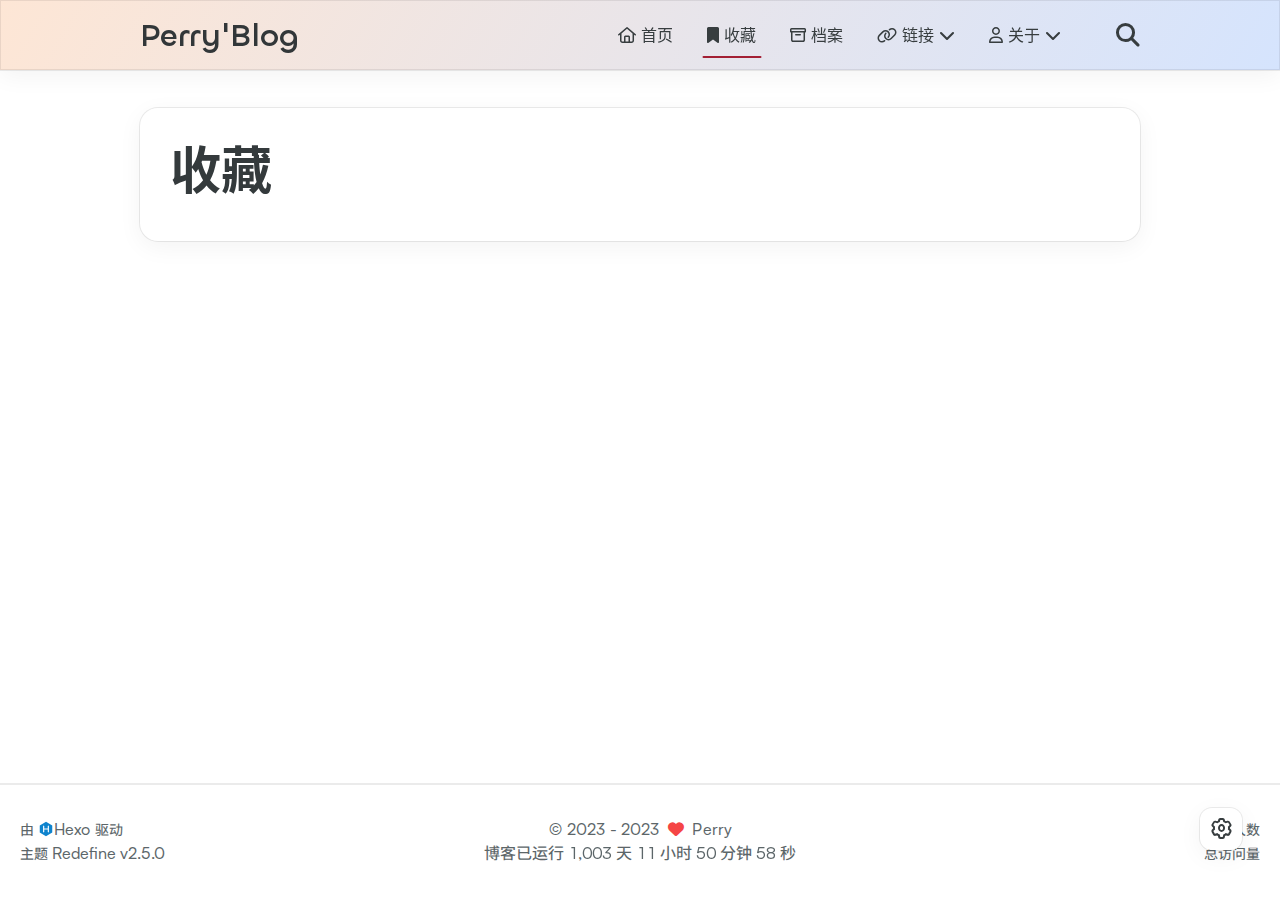
<file: 收藏/index.html>
<!DOCTYPE html>
<html lang="zh-CN">
<head>
    <meta charset="utf-8">
    <meta name="viewport" content="width=device-width, initial-scale=1">
    <meta name="keywords" content="Hexo Theme Redefine">
    
    <meta name="author" content="Perry">
    <!-- preconnect -->
    <link rel="preconnect" href="https://fonts.googleapis.com">
    <link rel="preconnect" href="https://fonts.gstatic.com" crossorigin>

    
    <!--- Seo Part-->
    
    <link rel="canonical" href="http://example.com/收藏/"/>
    <meta name="robots" content="index,follow">
    <meta name="googlebot" content="index,follow">
    <meta name="revisit-after" content="1 days">
    
        <meta property="og:type" content="website">
<meta property="og:title" content="收藏">
<meta property="og:url" content="http://example.com/%E6%94%B6%E8%97%8F/index.html">
<meta property="og:site_name" content="Hexo">
<meta property="og:locale" content="zh_CN">
<meta property="article:published_time" content="2023-10-27T12:18:52.000Z">
<meta property="article:modified_time" content="2023-10-27T12:18:52.078Z">
<meta property="article:author" content="John Doe">
<meta name="twitter:card" content="summary">
    
    
    <!--- Icon Part-->
    <link rel="icon" type="image/png" href="/images/redefine-favicon.svg" sizes="192x192">
    <link rel="apple-touch-icon" sizes="180x180" href="/images/redefine-favicon.svg">
    <meta name="theme-color" content="#A31F34">
    <link rel="shortcut icon" href="/images/redefine-favicon.svg">
    <!--- Page Info-->
    
    <title>
        
            收藏 -
        
        Perry&#39;Blog
    </title>
    
<link rel="stylesheet" href="/css/style.css">


    
        
<link rel="stylesheet" href="/assets/build/styles.css">

    

    
<link rel="stylesheet" href="/fonts/fonts.css">

    
<link rel="stylesheet" href="/fonts/Satoshi/satoshi.css">

    
<link rel="stylesheet" href="/fonts/Chillax/chillax.css">

    <!--- Font Part-->
    
        <link href="https://fonts.googleapis.com/css2?family=Noto+Sans+SC:wght@400;500;700&display=swap" rel="stylesheet">
    
    
    
        <link href="https://fonts.googleapis.com/css2?family=Noto+Sans+SC:wght@400;500;700&display=swap" rel="stylesheet">
    
    

    <!--- Inject Part-->
    
    <script id="hexo-configurations">
    window.config = {"hostname":"example.com","root":"/","language":"zh-CN"};
    window.theme = {"articles":{"style":{"font_size":"16px","line_height":1.5,"image_border_radius":"14px","image_alignment":"center","image_caption":false,"link_icon":true},"word_count":{"enable":true,"count":true,"min2read":true},"author_label":{"enable":true,"auto":false,"list":[]},"code_block":{"copy":true,"style":"mac","font":{"enable":false,"family":null,"url":null}},"toc":{"enable":true,"max_depth":3,"number":false,"expand":true,"init_open":true},"copyright":true,"lazyload":true,"recommendation":{"enable":false,"title":"推荐阅读","limit":3,"mobile_limit":2,"placeholder":"/images/wallhaven-wqery6-light.webp","skip_dirs":[]}},"colors":{"primary":"#A31F34","secondary":null},"global":{"fonts":{"chinese":{"enable":"enable","family":"Noto Sans SC","url":"https://fonts.googleapis.com/css2?family=Noto+Sans+SC:wght@400;500;700&display=swap"},"english":{"enable":false,"family":"Farsan","url":"https://fonts.googleapis.com/css2?family=Farsan&display=swap"}},"content_max_width":"1000px","sidebar_width":"210px","hover":{"shadow":true,"scale":true},"scroll_progress":{"bar":true,"percentage":true},"website_counter":{"url":"https://busuanzi.ibruce.info/busuanzi/2.3/busuanzi.pure.mini.js","enable":true,"site_pv":true,"site_uv":true,"post_pv":true},"single_page":true,"open_graph":true,"google_analytics":{"enable":false,"id":null}},"home_banner":{"enable":true,"style":"fixed","image":{"light":"/images/wallhaven-wqery6-light.webp","dark":"/images/wallhaven-wqery6-dark.webp"},"title":"Theme Redefine","subtitle":{"text":["Loading..."],"hitokoto":{"enable":"enable","api":"https://v1.hitokoto.cn"},"typing_speed":100,"backing_speed":80,"starting_delay":500,"backing_delay":1500,"loop":true,"smart_backspace":true},"text_color":{"light":"#fff","dark":"#d1d1b6"},"text_style":{"title_size":"2.8rem","subtitle_size":"1.5rem","line_height":1.2},"custom_font":{"enable":"enable","family":"Noto Sans SC","url":"https://fonts.googleapis.com/css2?family=Noto+Sans+SC:wght@400;500;700&display=swap"},"social_links":{"enable":"enable","links":{"github":"https://github.com/FROGYu","email":"perrt_the_platypus@qq.com","bilibili":"https://space.bilibili.com/408053807"},"qrs":null}},"plugins":{"feed":{"enable":false},"aplayer":{"enable":false,"type":"fixed","audios":[{"name":null,"artist":null,"url":null,"cover":null}]},"mermaid":{"enable":false,"version":"9.3.0"}},"version":"2.5.0","navbar":{"auto_hide":false,"color":{"left":"#f78736","right":"#367df7","transparency":35},"links":{"Home":{"path":"/","icon":"fa-regular fa-house"},"收藏":{"path":"/收藏","icon":"fa-solid fa-bookmark"},"档案":{"path":"/archives","icon":"fa-regular fa-archive"},"Links":{"icon":"fa-regular fa-link","submenus":{"相册":{"icon":"fa-solid fa-image","path":"/masonry/"},"Chat一下":"https://yinjiang.yuchatgpt.site"}},"About":{"icon":"fa-regular fa-user","submenus":{"Github":"https://github.com/FROGYu"}}},"search":{"enable":true,"preload":true}},"page_templates":{"friends_column":2,"tags_style":"blur"},"home":{"sidebar":{"enable":true,"position":"left","first_item":"menu","announcement":null,"links":{"Archives":{"path":"/archives","icon":"fa-regular fa-archive"}}},"article_date_format":"auto","categories":{"enable":true,"limit":3},"tags":{"enable":true,"limit":3}},"footerStart":"2023/10/25 00:00:00"};
    window.lang_ago = {"second":"%s 秒前","minute":"%s 分钟前","hour":"%s 小时前","day":"%s 天前","week":"%s 周前","month":"%s 个月前","year":"%s 年前"};
    window.data = {"masonry":true};
  </script>
    
    <!--- Fontawesome Part-->
    
<link rel="stylesheet" href="/fontawesome/fontawesome.min.css">

    
<link rel="stylesheet" href="/fontawesome/brands.min.css">

    
<link rel="stylesheet" href="/fontawesome/solid.min.css">

    
<link rel="stylesheet" href="/fontawesome/regular.min.css">

    
        
<link rel="stylesheet" href="/fontawesome/thin.min.css">

    
    
        
<link rel="stylesheet" href="/fontawesome/light.min.css">

    
    
        
<link rel="stylesheet" href="/fontawesome/duotone.min.css">

    
    
<meta name="generator" content="Hexo 6.3.0"></head>


<body>
<div class="progress-bar-container">
    
        <span class="scroll-progress-bar"></span>
    

    
        <span class="pjax-progress-bar"></span>
        <span class="swup-progress-icon">
            <i class="fa-solid fa-circle-notch fa-spin"></i>
        </span>
    
</div>


<main class="page-container" id="swup">

    

    <div class="main-content-container">


        <div class="main-content-header">
            <header class="navbar-container">
    
    <div class="navbar-content">
        <div class="left">
            
            <a class="logo-title" href="/">
                
                Perry&#39;Blog
                
            </a>
        </div>

        <div class="right">
            <!-- PC -->
            <div class="desktop">
                <ul class="navbar-list">
                    
                        
                            <li class="navbar-item">
                                <!-- Menu -->
                                <a class="" 
                                    href="/"  >
                                    
                                        
                                            <i class="fa-regular fa-house"></i>
                                        
                                        首页
                                    
                                </a>
                                <!-- Submenu -->
                                
                            </li>
                    
                        
                            <li class="navbar-item">
                                <!-- Menu -->
                                <a class="active" 
                                    href="/%E6%94%B6%E8%97%8F"  >
                                    
                                        
                                            <i class="fa-solid fa-bookmark"></i>
                                        
                                        收藏
                                    
                                </a>
                                <!-- Submenu -->
                                
                            </li>
                    
                        
                            <li class="navbar-item">
                                <!-- Menu -->
                                <a class="" 
                                    href="/archives"  >
                                    
                                        
                                            <i class="fa-regular fa-archive"></i>
                                        
                                        档案
                                    
                                </a>
                                <!-- Submenu -->
                                
                            </li>
                    
                        
                            <li class="navbar-item">
                                <!-- Menu -->
                                <a class="has-dropdown" 
                                    href="#" onClick="return false;">
                                    
                                        
                                            <i class="fa-regular fa-link"></i>
                                        
                                        链接&nbsp;<i class="fa-solid fa-chevron-down"></i>
                                    
                                </a>
                                <!-- Submenu -->
                                
                                    <ul class="sub-menu">
                                    
                                        <li>
                                        <a href="/%5Bobject%20Object%5D">相册
                                        </a>
                                        </li>
                                    
                                        <li>
                                        <a target="_blank" rel="noopener" href="https://yinjiang.yuchatgpt.site">CHAT一下
                                        </a>
                                        </li>
                                    
                                    </ul>
                                
                            </li>
                    
                        
                            <li class="navbar-item">
                                <!-- Menu -->
                                <a class="has-dropdown" 
                                    href="#" onClick="return false;">
                                    
                                        
                                            <i class="fa-regular fa-user"></i>
                                        
                                        关于&nbsp;<i class="fa-solid fa-chevron-down"></i>
                                    
                                </a>
                                <!-- Submenu -->
                                
                                    <ul class="sub-menu">
                                    
                                        <li>
                                        <a target="_blank" rel="noopener" href="https://github.com/FROGYu">GITHUB
                                        </a>
                                        </li>
                                    
                                    </ul>
                                
                            </li>
                    
                    
                        <li class="navbar-item search search-popup-trigger">
                            <i class="fa-solid fa-magnifying-glass"></i>
                        </li>
                    
                </ul>
            </div>
            <!-- Mobile -->
            <div class="mobile">
                
                    <div class="icon-item search search-popup-trigger"><i class="fa-solid fa-magnifying-glass"></i></div>
                
                <div class="icon-item navbar-bar">
                    <div class="navbar-bar-middle"></div>
                </div>
            </div>
        </div>
    </div>

    <!-- Mobile drawer -->
    <div class="navbar-drawer w-full absolute top-0 left-0 bg-background-color">
        <ul class="drawer-navbar-list flex flex-col justify-start items-center">
            
                
                    <li class="drawer-navbar-item text-base my-1.5 flex justify-center items-center">
                        <a class="rounded-3xl py-1.5 px-5 hover:border hover:!text-primary active:!text-primary group " 
                        href="/"  >
                             
                                
                                    <i class="fa-regular fa-house"></i>
                                
                                首页
                            
                        </a>
                    </li>
                    <!-- Submenu -->
                    
            
                
                    <li class="drawer-navbar-item text-base my-1.5 flex justify-center items-center">
                        <a class="rounded-3xl py-1.5 px-5 hover:border hover:!text-primary active:!text-primary group active" 
                        href="/%E6%94%B6%E8%97%8F"  >
                             
                                
                                    <i class="fa-solid fa-bookmark"></i>
                                
                                收藏
                            
                        </a>
                    </li>
                    <!-- Submenu -->
                    
            
                
                    <li class="drawer-navbar-item text-base my-1.5 flex justify-center items-center">
                        <a class="rounded-3xl py-1.5 px-5 hover:border hover:!text-primary active:!text-primary group " 
                        href="/archives"  >
                             
                                
                                    <i class="fa-regular fa-archive"></i>
                                
                                档案
                            
                        </a>
                    </li>
                    <!-- Submenu -->
                    
            
                
                    <li class="drawer-navbar-item text-base my-1.5 flex justify-center items-center">
                        <a class="rounded-3xl py-1.5 px-5 hover:border hover:!text-primary active:!text-primary group has-dropdown" 
                        href="#" onClick="return false;">
                            
                                
                                    <i class="fa-regular fa-link"></i>
                                
                                链接&nbsp;<i class="group-hover:rotate-180 transition-transform fa-solid fa-chevron-down"></i>
                            
                        </a>
                    </li>
                    <!-- Submenu -->
                              
                        
                            <li class="drawer-navbar-item text-base flex justify-center items-center hover:underline active:underline hover:underline-offset-1 rounded-3xl">
                                <a class="py-0.5" href="/%5Bobject%20Object%5D">相册</a>
                            </li>
                        
                            <li class="drawer-navbar-item text-base flex justify-center items-center hover:underline active:underline hover:underline-offset-1 rounded-3xl">
                                <a class="py-0.5" target="_blank" rel="noopener" href="https://yinjiang.yuchatgpt.site">CHAT一下</a>
                            </li>
                        
                    
            
                
                    <li class="drawer-navbar-item text-base my-1.5 flex justify-center items-center">
                        <a class="rounded-3xl py-1.5 px-5 hover:border hover:!text-primary active:!text-primary group has-dropdown" 
                        href="#" onClick="return false;">
                            
                                
                                    <i class="fa-regular fa-user"></i>
                                
                                关于&nbsp;<i class="group-hover:rotate-180 transition-transform fa-solid fa-chevron-down"></i>
                            
                        </a>
                    </li>
                    <!-- Submenu -->
                              
                        
                            <li class="drawer-navbar-item text-base flex justify-center items-center hover:underline active:underline hover:underline-offset-1 rounded-3xl">
                                <a class="py-0.5" target="_blank" rel="noopener" href="https://github.com/FROGYu">GITHUB</a>
                            </li>
                        
                    
            

        </ul>
    </div>

    <div class="window-mask"></div>

</header>


        </div>

        <div class="main-content-body">

            

            <div class="main-content">

                
                    <div class="page-template-container">
    
    
    
    <div class="page-template-content markdown-body">
        
            <h1>收藏</h1>
        
    </div>
    <div class="page-template-comments">
        
    </div>
</div>


                

            </div>

            

        </div>

        <div class="main-content-footer">
            <footer class="footer mt-5 py-5 h-auto text-base text-third-text-color relative border-t-2 border-t-border-color">
    <div class="info-container py-3 text-center">
        
        <div class="text-center">
            &copy;
            
              <span>2023</span>
              -
            
            2023&nbsp;&nbsp;<i class="fa-solid fa-heart fa-beat" style="--fa-animation-duration: 0.5s; color: #f54545"></i>&nbsp;&nbsp;<a href="/">Perry</a>
        </div>
        
            <script data-swup-reload-script src="https://busuanzi.ibruce.info/busuanzi/2.3/busuanzi.pure.mini.js"></script>
            <div class="relative text-center lg:absolute lg:right-[20px] lg:top-1/2 lg:-translate-y-1/2 lg:text-right">
                
                    <span id="busuanzi_container_site_uv" class="lg:!block">
                        <span class="text-sm">访问人数</span>
                        <span id="busuanzi_value_site_uv"></span>
                    </span>
                
                
                    <span id="busuanzi_container_site_pv" class="lg:!block">
                        <span class="text-sm">总访问量</span>
                        <span id="busuanzi_value_site_pv"></span>
                    </span>
                
            </div>
        
        <div class="relative text-center lg:absolute lg:left-[20px] lg:top-1/2 lg:-translate-y-1/2 lg:text-left">
            <span class="lg:block text-sm">由 <?xml version="1.0" encoding="utf-8"?><!DOCTYPE svg PUBLIC "-//W3C//DTD SVG 1.1//EN" "http://www.w3.org/Graphics/SVG/1.1/DTD/svg11.dtd"><svg class="relative top-[2px] inline-block align-baseline" version="1.1" id="圖層_1" xmlns="http://www.w3.org/2000/svg" xmlns:xlink="http://www.w3.org/1999/xlink" x="0px" y="0px" width="1rem" height="1rem" viewBox="0 0 512 512" enable-background="new 0 0 512 512" xml:space="preserve"><path fill="#0E83CD" d="M256.4,25.8l-200,115.5L56,371.5l199.6,114.7l200-115.5l0.4-230.2L256.4,25.8z M349,354.6l-18.4,10.7l-18.6-11V275H200v79.6l-18.4,10.7l-18.6-11v-197l18.5-10.6l18.5,10.8V237h112v-79.6l18.5-10.6l18.5,10.8V354.6z"/></svg><a target="_blank" class="text-base" href="https://hexo.io">Hexo</a> 驱动</span>
            <span class="text-sm lg:block">主题&nbsp;<a class="text-base" target="_blank" href="https://github.com/EvanNotFound/hexo-theme-redefine">Redefine v2.5.0</a></span>
        </div>
        
        
            <div>
                博客已运行 <span class="odometer" id="runtime_days" ></span> 天 <span class="odometer" id="runtime_hours"></span> 小时 <span class="odometer" id="runtime_minutes"></span> 分钟 <span class="odometer" id="runtime_seconds"></span> 秒
            </div>
        
        
            <script data-swup-reload-script>
                try {
                    function odometer_init() {
                    const elements = document.querySelectorAll('.odometer');
                    elements.forEach(el => {
                        new Odometer({
                            el,
                            format: '( ddd).dd',
                            duration: 200
                        });
                    });
                    }
                    odometer_init();
                } catch (error) {}
            </script>
        
        
        
    </div>  
</footer>
        </div>
    </div>

    

    <div class="right-side-tools-container">
        <div class="side-tools-container">
    <ul class="hidden-tools-list">
        <li class="right-bottom-tools tool-font-adjust-plus flex justify-center items-center">
            <i class="fa-regular fa-magnifying-glass-plus"></i>
        </li>

        <li class="right-bottom-tools tool-font-adjust-minus flex justify-center items-center">
            <i class="fa-regular fa-magnifying-glass-minus"></i>
        </li>

        <li class="right-bottom-tools tool-dark-light-toggle flex justify-center items-center">
            <i class="fa-regular fa-moon"></i>
        </li>

        <!-- rss -->
        

        

        <li class="right-bottom-tools tool-scroll-to-bottom flex justify-center items-center">
            <i class="fa-regular fa-arrow-down"></i>
        </li>
    </ul>

    <ul class="visible-tools-list">
        <li class="right-bottom-tools toggle-tools-list flex justify-center items-center">
            <i class="fa-regular fa-cog fa-spin"></i>
        </li>
        
            <li class="right-bottom-tools tool-scroll-to-top flex justify-center items-center">
                <i class="arrow-up fas fa-arrow-up"></i>
                <span class="percent"></span>
            </li>
        
        
    </ul>
</div>

    </div>

    <div class="image-viewer-container">
    <img src="">
</div>


    
        <div class="search-pop-overlay">
    <div class="popup search-popup">
        <div class="search-header">
          <span class="search-input-field-pre">
            <i class="fa-solid fa-keyboard"></i>
          </span>
            <div class="search-input-container">
                <input autocomplete="off"
                       autocorrect="off"
                       autocapitalize="off"
                       placeholder="搜索..."
                       spellcheck="false"
                       type="search"
                       class="search-input"
                >
            </div>
            <span class="popup-btn-close">
                <i class="fa-solid fa-times"></i>
            </span>
        </div>
        <div id="search-result">
            <div id="no-result">
                <i class="fa-solid fa-spinner fa-spin-pulse fa-5x fa-fw"></i>
            </div>
        </div>
    </div>
</div>

    

</main>


    
<script src="/js/libs/Swup.min.js"></script>

<script src="/js/libs/SwupSlideTheme.min.js"></script>

<script src="/js/libs/SwupScriptsPlugin.min.js"></script>

<script src="/js/libs/SwupProgressPlugin.min.js"></script>

<script src="/js/libs/SwupScrollPlugin.min.js"></script>

<script src="/js/libs/SwupPreloadPlugin.min.js"></script>

<script>
    const swup = new Swup({
        plugins: [
            new SwupScriptsPlugin({
                optin: true,
            }),
            new SwupProgressPlugin(),
            new SwupScrollPlugin({
                offset: 80,
            }),
            new SwupSlideTheme({
                mainElement: ".main-content-body",
            }),
            new SwupPreloadPlugin(),
        ],
        containers: ["#swup"],
    });
</script>







<script src="/js/tools/imageViewer.js" type="module"></script>

<script src="/js/utils.js" type="module"></script>

<script src="/js/main.js" type="module"></script>

<script src="/js/layouts/navbarShrink.js" type="module"></script>

<script src="/js/tools/scrollTopBottom.js" type="module"></script>

<script src="/js/tools/lightDarkSwitch.js" type="module"></script>

<script src="/js/layouts/categoryList.js" type="module"></script>



    
<script src="/js/tools/localSearch.js" type="module"></script>




    
<script src="/js/tools/codeBlock.js" type="module"></script>




    
<script src="/js/layouts/lazyload.js" type="module"></script>




    
<script src="/js/tools/runtime.js"></script>

    
<script src="/js/libs/odometer.min.js"></script>

    
<link rel="stylesheet" href="/assets/odometer-theme-minimal.css">




  
<script src="/js/libs/Typed.min.js"></script>

  
<script src="/js/plugins/typed.js" type="module"></script>






    
<script src="/js/libs/minimasonry.min.js"></script>

    
<script src="/js/plugins/masonry.js" type="module"></script>




<div class="post-scripts" data-swup-reload-script>
    
        
<script src="/js/libs/anime.min.js"></script>

        
<script src="/js/tools/tocToggle.js" type="module"></script>

<script src="/js/layouts/toc.js" type="module"></script>

<script src="/js/plugins/tabs.js" type="module"></script>

    
</div>


</body>
</html>
</file>
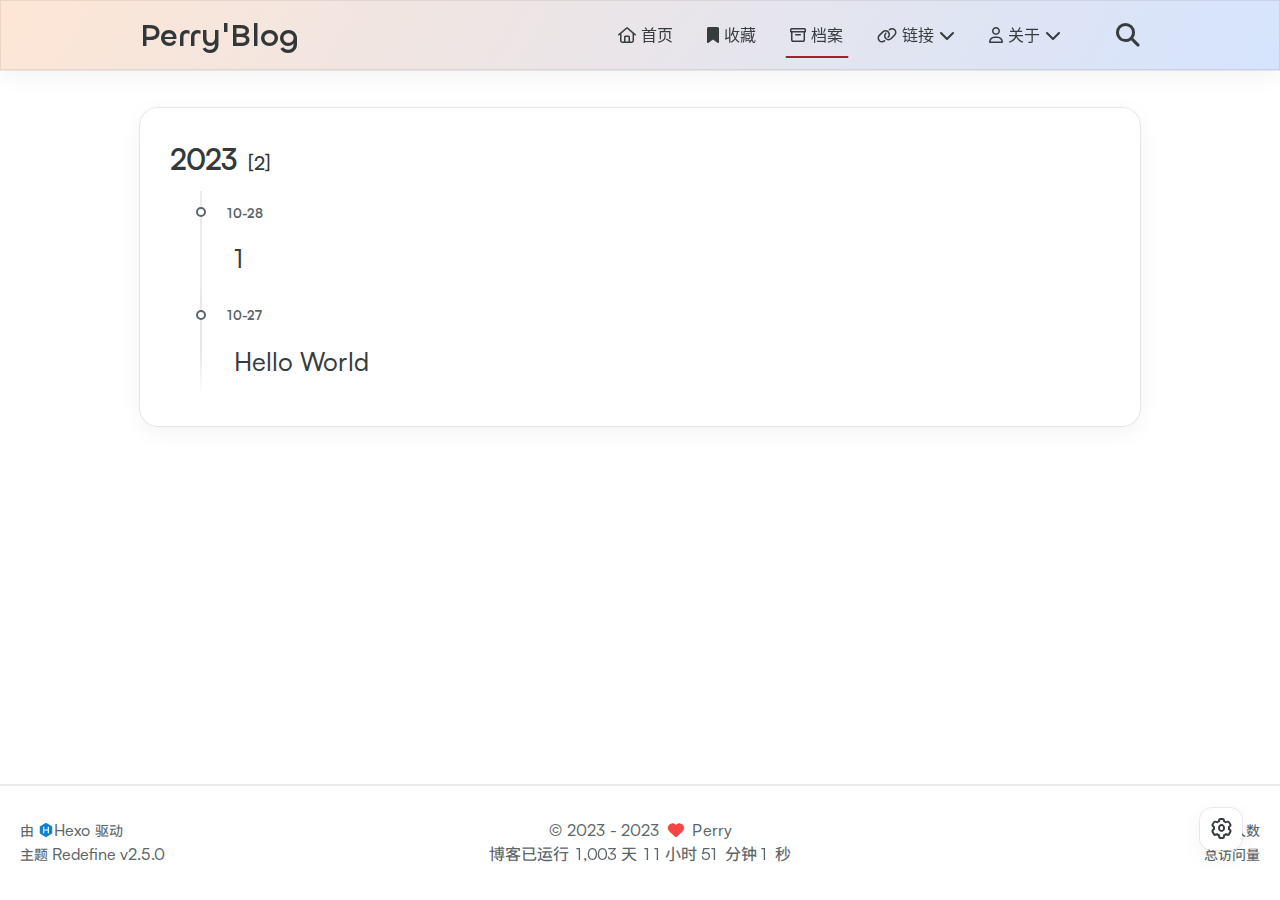
<file: archives/2023/index.html>
<!DOCTYPE html>
<html lang="zh-CN">
<head>
    <meta charset="utf-8">
    <meta name="viewport" content="width=device-width, initial-scale=1">
    <meta name="keywords" content="Hexo Theme Redefine">
    
    <meta name="author" content="Perry">
    <!-- preconnect -->
    <link rel="preconnect" href="https://fonts.googleapis.com">
    <link rel="preconnect" href="https://fonts.gstatic.com" crossorigin>

    
    <!--- Seo Part-->
    
    <link rel="canonical" href="http://example.com/archives/2023/"/>
    <meta name="robots" content="index,follow">
    <meta name="googlebot" content="index,follow">
    <meta name="revisit-after" content="1 days">
    
        <meta property="og:type" content="website">
<meta property="og:title" content="Hexo">
<meta property="og:url" content="http://example.com/archives/2023/index.html">
<meta property="og:site_name" content="Hexo">
<meta property="og:locale" content="zh_CN">
<meta property="article:author" content="John Doe">
<meta name="twitter:card" content="summary">
    
    
    <!--- Icon Part-->
    <link rel="icon" type="image/png" href="/images/redefine-favicon.svg" sizes="192x192">
    <link rel="apple-touch-icon" sizes="180x180" href="/images/redefine-favicon.svg">
    <meta name="theme-color" content="#A31F34">
    <link rel="shortcut icon" href="/images/redefine-favicon.svg">
    <!--- Page Info-->
    
    <title>
        
            归档: 2023 -
        
        Perry&#39;Blog
    </title>
    
<link rel="stylesheet" href="/css/style.css">


    
        
<link rel="stylesheet" href="/assets/build/styles.css">

    

    
<link rel="stylesheet" href="/fonts/fonts.css">

    
<link rel="stylesheet" href="/fonts/Satoshi/satoshi.css">

    
<link rel="stylesheet" href="/fonts/Chillax/chillax.css">

    <!--- Font Part-->
    
        <link href="https://fonts.googleapis.com/css2?family=Noto+Sans+SC:wght@400;500;700&display=swap" rel="stylesheet">
    
    
    
        <link href="https://fonts.googleapis.com/css2?family=Noto+Sans+SC:wght@400;500;700&display=swap" rel="stylesheet">
    
    

    <!--- Inject Part-->
    
    <script id="hexo-configurations">
    window.config = {"hostname":"example.com","root":"/","language":"zh-CN"};
    window.theme = {"articles":{"style":{"font_size":"16px","line_height":1.5,"image_border_radius":"14px","image_alignment":"center","image_caption":false,"link_icon":true},"word_count":{"enable":true,"count":true,"min2read":true},"author_label":{"enable":true,"auto":false,"list":[]},"code_block":{"copy":true,"style":"mac","font":{"enable":false,"family":null,"url":null}},"toc":{"enable":true,"max_depth":3,"number":false,"expand":true,"init_open":true},"copyright":true,"lazyload":true,"recommendation":{"enable":false,"title":"推荐阅读","limit":3,"mobile_limit":2,"placeholder":"/images/wallhaven-wqery6-light.webp","skip_dirs":[]}},"colors":{"primary":"#A31F34","secondary":null},"global":{"fonts":{"chinese":{"enable":"enable","family":"Noto Sans SC","url":"https://fonts.googleapis.com/css2?family=Noto+Sans+SC:wght@400;500;700&display=swap"},"english":{"enable":false,"family":"Farsan","url":"https://fonts.googleapis.com/css2?family=Farsan&display=swap"}},"content_max_width":"1000px","sidebar_width":"210px","hover":{"shadow":true,"scale":true},"scroll_progress":{"bar":true,"percentage":true},"website_counter":{"url":"https://busuanzi.ibruce.info/busuanzi/2.3/busuanzi.pure.mini.js","enable":true,"site_pv":true,"site_uv":true,"post_pv":true},"single_page":true,"open_graph":true,"google_analytics":{"enable":false,"id":null}},"home_banner":{"enable":true,"style":"fixed","image":{"light":"/images/wallhaven-wqery6-light.webp","dark":"/images/wallhaven-wqery6-dark.webp"},"title":"Theme Redefine","subtitle":{"text":["Loading..."],"hitokoto":{"enable":"enable","api":"https://v1.hitokoto.cn"},"typing_speed":100,"backing_speed":80,"starting_delay":500,"backing_delay":1500,"loop":true,"smart_backspace":true},"text_color":{"light":"#fff","dark":"#d1d1b6"},"text_style":{"title_size":"2.8rem","subtitle_size":"1.5rem","line_height":1.2},"custom_font":{"enable":"enable","family":"Noto Sans SC","url":"https://fonts.googleapis.com/css2?family=Noto+Sans+SC:wght@400;500;700&display=swap"},"social_links":{"enable":"enable","links":{"github":"https://github.com/FROGYu","email":"perrt_the_platypus@qq.com","bilibili":"https://space.bilibili.com/408053807"},"qrs":null}},"plugins":{"feed":{"enable":false},"aplayer":{"enable":false,"type":"fixed","audios":[{"name":null,"artist":null,"url":null,"cover":null}]},"mermaid":{"enable":false,"version":"9.3.0"}},"version":"2.5.0","navbar":{"auto_hide":false,"color":{"left":"#f78736","right":"#367df7","transparency":35},"links":{"Home":{"path":"/","icon":"fa-regular fa-house"},"收藏":{"path":"/收藏","icon":"fa-solid fa-bookmark"},"档案":{"path":"/archives","icon":"fa-regular fa-archive"},"Links":{"icon":"fa-regular fa-link","submenus":{"相册":{"icon":"fa-solid fa-image","path":"/masonry/"},"Chat一下":"https://yinjiang.yuchatgpt.site"}},"About":{"icon":"fa-regular fa-user","submenus":{"Github":"https://github.com/FROGYu"}}},"search":{"enable":true,"preload":true}},"page_templates":{"friends_column":2,"tags_style":"blur"},"home":{"sidebar":{"enable":true,"position":"left","first_item":"menu","announcement":null,"links":{"Archives":{"path":"/archives","icon":"fa-regular fa-archive"}}},"article_date_format":"auto","categories":{"enable":true,"limit":3},"tags":{"enable":true,"limit":3}},"footerStart":"2023/10/25 00:00:00"};
    window.lang_ago = {"second":"%s 秒前","minute":"%s 分钟前","hour":"%s 小时前","day":"%s 天前","week":"%s 周前","month":"%s 个月前","year":"%s 年前"};
    window.data = {"masonry":true};
  </script>
    
    <!--- Fontawesome Part-->
    
<link rel="stylesheet" href="/fontawesome/fontawesome.min.css">

    
<link rel="stylesheet" href="/fontawesome/brands.min.css">

    
<link rel="stylesheet" href="/fontawesome/solid.min.css">

    
<link rel="stylesheet" href="/fontawesome/regular.min.css">

    
        
<link rel="stylesheet" href="/fontawesome/thin.min.css">

    
    
        
<link rel="stylesheet" href="/fontawesome/light.min.css">

    
    
        
<link rel="stylesheet" href="/fontawesome/duotone.min.css">

    
    
<meta name="generator" content="Hexo 6.3.0"></head>


<body>
<div class="progress-bar-container">
    
        <span class="scroll-progress-bar"></span>
    

    
        <span class="pjax-progress-bar"></span>
        <span class="swup-progress-icon">
            <i class="fa-solid fa-circle-notch fa-spin"></i>
        </span>
    
</div>


<main class="page-container" id="swup">

    

    <div class="main-content-container">


        <div class="main-content-header">
            <header class="navbar-container">
    
    <div class="navbar-content">
        <div class="left">
            
            <a class="logo-title" href="/">
                
                Perry&#39;Blog
                
            </a>
        </div>

        <div class="right">
            <!-- PC -->
            <div class="desktop">
                <ul class="navbar-list">
                    
                        
                            <li class="navbar-item">
                                <!-- Menu -->
                                <a class="" 
                                    href="/"  >
                                    
                                        
                                            <i class="fa-regular fa-house"></i>
                                        
                                        首页
                                    
                                </a>
                                <!-- Submenu -->
                                
                            </li>
                    
                        
                            <li class="navbar-item">
                                <!-- Menu -->
                                <a class="" 
                                    href="/%E6%94%B6%E8%97%8F"  >
                                    
                                        
                                            <i class="fa-solid fa-bookmark"></i>
                                        
                                        收藏
                                    
                                </a>
                                <!-- Submenu -->
                                
                            </li>
                    
                        
                            <li class="navbar-item">
                                <!-- Menu -->
                                <a class="active" 
                                    href="/archives"  >
                                    
                                        
                                            <i class="fa-regular fa-archive"></i>
                                        
                                        档案
                                    
                                </a>
                                <!-- Submenu -->
                                
                            </li>
                    
                        
                            <li class="navbar-item">
                                <!-- Menu -->
                                <a class="has-dropdown" 
                                    href="#" onClick="return false;">
                                    
                                        
                                            <i class="fa-regular fa-link"></i>
                                        
                                        链接&nbsp;<i class="fa-solid fa-chevron-down"></i>
                                    
                                </a>
                                <!-- Submenu -->
                                
                                    <ul class="sub-menu">
                                    
                                        <li>
                                        <a href="/%5Bobject%20Object%5D">相册
                                        </a>
                                        </li>
                                    
                                        <li>
                                        <a target="_blank" rel="noopener" href="https://yinjiang.yuchatgpt.site">CHAT一下
                                        </a>
                                        </li>
                                    
                                    </ul>
                                
                            </li>
                    
                        
                            <li class="navbar-item">
                                <!-- Menu -->
                                <a class="has-dropdown" 
                                    href="#" onClick="return false;">
                                    
                                        
                                            <i class="fa-regular fa-user"></i>
                                        
                                        关于&nbsp;<i class="fa-solid fa-chevron-down"></i>
                                    
                                </a>
                                <!-- Submenu -->
                                
                                    <ul class="sub-menu">
                                    
                                        <li>
                                        <a target="_blank" rel="noopener" href="https://github.com/FROGYu">GITHUB
                                        </a>
                                        </li>
                                    
                                    </ul>
                                
                            </li>
                    
                    
                        <li class="navbar-item search search-popup-trigger">
                            <i class="fa-solid fa-magnifying-glass"></i>
                        </li>
                    
                </ul>
            </div>
            <!-- Mobile -->
            <div class="mobile">
                
                    <div class="icon-item search search-popup-trigger"><i class="fa-solid fa-magnifying-glass"></i></div>
                
                <div class="icon-item navbar-bar">
                    <div class="navbar-bar-middle"></div>
                </div>
            </div>
        </div>
    </div>

    <!-- Mobile drawer -->
    <div class="navbar-drawer w-full absolute top-0 left-0 bg-background-color">
        <ul class="drawer-navbar-list flex flex-col justify-start items-center">
            
                
                    <li class="drawer-navbar-item text-base my-1.5 flex justify-center items-center">
                        <a class="rounded-3xl py-1.5 px-5 hover:border hover:!text-primary active:!text-primary group " 
                        href="/"  >
                             
                                
                                    <i class="fa-regular fa-house"></i>
                                
                                首页
                            
                        </a>
                    </li>
                    <!-- Submenu -->
                    
            
                
                    <li class="drawer-navbar-item text-base my-1.5 flex justify-center items-center">
                        <a class="rounded-3xl py-1.5 px-5 hover:border hover:!text-primary active:!text-primary group " 
                        href="/%E6%94%B6%E8%97%8F"  >
                             
                                
                                    <i class="fa-solid fa-bookmark"></i>
                                
                                收藏
                            
                        </a>
                    </li>
                    <!-- Submenu -->
                    
            
                
                    <li class="drawer-navbar-item text-base my-1.5 flex justify-center items-center">
                        <a class="rounded-3xl py-1.5 px-5 hover:border hover:!text-primary active:!text-primary group active" 
                        href="/archives"  >
                             
                                
                                    <i class="fa-regular fa-archive"></i>
                                
                                档案
                            
                        </a>
                    </li>
                    <!-- Submenu -->
                    
            
                
                    <li class="drawer-navbar-item text-base my-1.5 flex justify-center items-center">
                        <a class="rounded-3xl py-1.5 px-5 hover:border hover:!text-primary active:!text-primary group has-dropdown" 
                        href="#" onClick="return false;">
                            
                                
                                    <i class="fa-regular fa-link"></i>
                                
                                链接&nbsp;<i class="group-hover:rotate-180 transition-transform fa-solid fa-chevron-down"></i>
                            
                        </a>
                    </li>
                    <!-- Submenu -->
                              
                        
                            <li class="drawer-navbar-item text-base flex justify-center items-center hover:underline active:underline hover:underline-offset-1 rounded-3xl">
                                <a class="py-0.5" href="/%5Bobject%20Object%5D">相册</a>
                            </li>
                        
                            <li class="drawer-navbar-item text-base flex justify-center items-center hover:underline active:underline hover:underline-offset-1 rounded-3xl">
                                <a class="py-0.5" target="_blank" rel="noopener" href="https://yinjiang.yuchatgpt.site">CHAT一下</a>
                            </li>
                        
                    
            
                
                    <li class="drawer-navbar-item text-base my-1.5 flex justify-center items-center">
                        <a class="rounded-3xl py-1.5 px-5 hover:border hover:!text-primary active:!text-primary group has-dropdown" 
                        href="#" onClick="return false;">
                            
                                
                                    <i class="fa-regular fa-user"></i>
                                
                                关于&nbsp;<i class="group-hover:rotate-180 transition-transform fa-solid fa-chevron-down"></i>
                            
                        </a>
                    </li>
                    <!-- Submenu -->
                              
                        
                            <li class="drawer-navbar-item text-base flex justify-center items-center hover:underline active:underline hover:underline-offset-1 rounded-3xl">
                                <a class="py-0.5" target="_blank" rel="noopener" href="https://github.com/FROGYu">GITHUB</a>
                            </li>
                        
                    
            

        </ul>
    </div>

    <div class="window-mask"></div>

</header>


        </div>

        <div class="main-content-body">

            

            <div class="main-content">

                
                    <div class="archive-container ">
    

<div class="archive-list-container">
    
        <section class="archive-item">
            <div class="archive-item-header">
                <span class="archive-year">2023</span>
                <span class="archive-year-post-count">[2]</span>
            </div>
            <ul class="article-list">
              
                
                    
                    <li class="article-item" date-is='10-28'>
                
                
                    <a href="/2023/10/28/1/">
                        <span class="article-title">1</span>
                    </a>
                
              
                
                    
                    <li class="article-item" date-is='10-27'>
                
                
                    <a href="/2023/10/27/hello-world/">
                        <span class="article-title">Hello World</span>
                    </a>
                
              
            </ul>
        </section>
    
</div>

</div>

                

            </div>

            

        </div>

        <div class="main-content-footer">
            <footer class="footer mt-5 py-5 h-auto text-base text-third-text-color relative border-t-2 border-t-border-color">
    <div class="info-container py-3 text-center">
        
        <div class="text-center">
            &copy;
            
              <span>2023</span>
              -
            
            2023&nbsp;&nbsp;<i class="fa-solid fa-heart fa-beat" style="--fa-animation-duration: 0.5s; color: #f54545"></i>&nbsp;&nbsp;<a href="/">Perry</a>
        </div>
        
            <script data-swup-reload-script src="https://busuanzi.ibruce.info/busuanzi/2.3/busuanzi.pure.mini.js"></script>
            <div class="relative text-center lg:absolute lg:right-[20px] lg:top-1/2 lg:-translate-y-1/2 lg:text-right">
                
                    <span id="busuanzi_container_site_uv" class="lg:!block">
                        <span class="text-sm">访问人数</span>
                        <span id="busuanzi_value_site_uv"></span>
                    </span>
                
                
                    <span id="busuanzi_container_site_pv" class="lg:!block">
                        <span class="text-sm">总访问量</span>
                        <span id="busuanzi_value_site_pv"></span>
                    </span>
                
            </div>
        
        <div class="relative text-center lg:absolute lg:left-[20px] lg:top-1/2 lg:-translate-y-1/2 lg:text-left">
            <span class="lg:block text-sm">由 <?xml version="1.0" encoding="utf-8"?><!DOCTYPE svg PUBLIC "-//W3C//DTD SVG 1.1//EN" "http://www.w3.org/Graphics/SVG/1.1/DTD/svg11.dtd"><svg class="relative top-[2px] inline-block align-baseline" version="1.1" id="圖層_1" xmlns="http://www.w3.org/2000/svg" xmlns:xlink="http://www.w3.org/1999/xlink" x="0px" y="0px" width="1rem" height="1rem" viewBox="0 0 512 512" enable-background="new 0 0 512 512" xml:space="preserve"><path fill="#0E83CD" d="M256.4,25.8l-200,115.5L56,371.5l199.6,114.7l200-115.5l0.4-230.2L256.4,25.8z M349,354.6l-18.4,10.7l-18.6-11V275H200v79.6l-18.4,10.7l-18.6-11v-197l18.5-10.6l18.5,10.8V237h112v-79.6l18.5-10.6l18.5,10.8V354.6z"/></svg><a target="_blank" class="text-base" href="https://hexo.io">Hexo</a> 驱动</span>
            <span class="text-sm lg:block">主题&nbsp;<a class="text-base" target="_blank" href="https://github.com/EvanNotFound/hexo-theme-redefine">Redefine v2.5.0</a></span>
        </div>
        
        
            <div>
                博客已运行 <span class="odometer" id="runtime_days" ></span> 天 <span class="odometer" id="runtime_hours"></span> 小时 <span class="odometer" id="runtime_minutes"></span> 分钟 <span class="odometer" id="runtime_seconds"></span> 秒
            </div>
        
        
            <script data-swup-reload-script>
                try {
                    function odometer_init() {
                    const elements = document.querySelectorAll('.odometer');
                    elements.forEach(el => {
                        new Odometer({
                            el,
                            format: '( ddd).dd',
                            duration: 200
                        });
                    });
                    }
                    odometer_init();
                } catch (error) {}
            </script>
        
        
        
    </div>  
</footer>
        </div>
    </div>

    

    <div class="right-side-tools-container">
        <div class="side-tools-container">
    <ul class="hidden-tools-list">
        <li class="right-bottom-tools tool-font-adjust-plus flex justify-center items-center">
            <i class="fa-regular fa-magnifying-glass-plus"></i>
        </li>

        <li class="right-bottom-tools tool-font-adjust-minus flex justify-center items-center">
            <i class="fa-regular fa-magnifying-glass-minus"></i>
        </li>

        <li class="right-bottom-tools tool-dark-light-toggle flex justify-center items-center">
            <i class="fa-regular fa-moon"></i>
        </li>

        <!-- rss -->
        

        

        <li class="right-bottom-tools tool-scroll-to-bottom flex justify-center items-center">
            <i class="fa-regular fa-arrow-down"></i>
        </li>
    </ul>

    <ul class="visible-tools-list">
        <li class="right-bottom-tools toggle-tools-list flex justify-center items-center">
            <i class="fa-regular fa-cog fa-spin"></i>
        </li>
        
            <li class="right-bottom-tools tool-scroll-to-top flex justify-center items-center">
                <i class="arrow-up fas fa-arrow-up"></i>
                <span class="percent"></span>
            </li>
        
        
    </ul>
</div>

    </div>

    <div class="image-viewer-container">
    <img src="">
</div>


    
        <div class="search-pop-overlay">
    <div class="popup search-popup">
        <div class="search-header">
          <span class="search-input-field-pre">
            <i class="fa-solid fa-keyboard"></i>
          </span>
            <div class="search-input-container">
                <input autocomplete="off"
                       autocorrect="off"
                       autocapitalize="off"
                       placeholder="搜索..."
                       spellcheck="false"
                       type="search"
                       class="search-input"
                >
            </div>
            <span class="popup-btn-close">
                <i class="fa-solid fa-times"></i>
            </span>
        </div>
        <div id="search-result">
            <div id="no-result">
                <i class="fa-solid fa-spinner fa-spin-pulse fa-5x fa-fw"></i>
            </div>
        </div>
    </div>
</div>

    

</main>


    
<script src="/js/libs/Swup.min.js"></script>

<script src="/js/libs/SwupSlideTheme.min.js"></script>

<script src="/js/libs/SwupScriptsPlugin.min.js"></script>

<script src="/js/libs/SwupProgressPlugin.min.js"></script>

<script src="/js/libs/SwupScrollPlugin.min.js"></script>

<script src="/js/libs/SwupPreloadPlugin.min.js"></script>

<script>
    const swup = new Swup({
        plugins: [
            new SwupScriptsPlugin({
                optin: true,
            }),
            new SwupProgressPlugin(),
            new SwupScrollPlugin({
                offset: 80,
            }),
            new SwupSlideTheme({
                mainElement: ".main-content-body",
            }),
            new SwupPreloadPlugin(),
        ],
        containers: ["#swup"],
    });
</script>







<script src="/js/tools/imageViewer.js" type="module"></script>

<script src="/js/utils.js" type="module"></script>

<script src="/js/main.js" type="module"></script>

<script src="/js/layouts/navbarShrink.js" type="module"></script>

<script src="/js/tools/scrollTopBottom.js" type="module"></script>

<script src="/js/tools/lightDarkSwitch.js" type="module"></script>

<script src="/js/layouts/categoryList.js" type="module"></script>



    
<script src="/js/tools/localSearch.js" type="module"></script>




    
<script src="/js/tools/codeBlock.js" type="module"></script>




    
<script src="/js/layouts/lazyload.js" type="module"></script>




    
<script src="/js/tools/runtime.js"></script>

    
<script src="/js/libs/odometer.min.js"></script>

    
<link rel="stylesheet" href="/assets/odometer-theme-minimal.css">




  
<script src="/js/libs/Typed.min.js"></script>

  
<script src="/js/plugins/typed.js" type="module"></script>






    
<script src="/js/libs/minimasonry.min.js"></script>

    
<script src="/js/plugins/masonry.js" type="module"></script>




<div class="post-scripts" data-swup-reload-script>
    
        
<script src="/js/libs/anime.min.js"></script>

        
<script src="/js/tools/tocToggle.js" type="module"></script>

<script src="/js/layouts/toc.js" type="module"></script>

<script src="/js/plugins/tabs.js" type="module"></script>

    
</div>


</body>
</html>
</file>
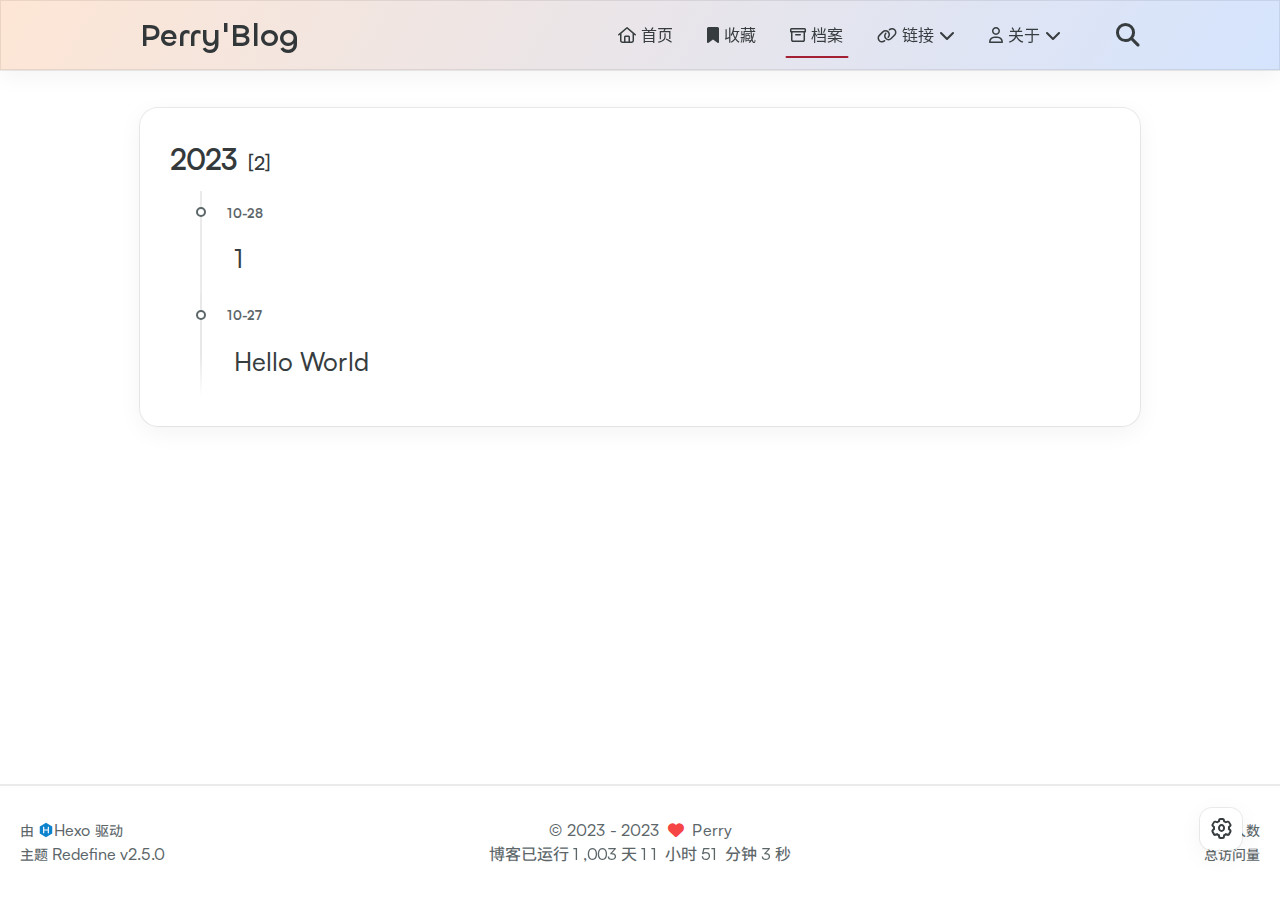
<file: archives/2023/10/index.html>
<!DOCTYPE html>
<html lang="zh-CN">
<head>
    <meta charset="utf-8">
    <meta name="viewport" content="width=device-width, initial-scale=1">
    <meta name="keywords" content="Hexo Theme Redefine">
    
    <meta name="author" content="Perry">
    <!-- preconnect -->
    <link rel="preconnect" href="https://fonts.googleapis.com">
    <link rel="preconnect" href="https://fonts.gstatic.com" crossorigin>

    
    <!--- Seo Part-->
    
    <link rel="canonical" href="http://example.com/archives/2023/10/"/>
    <meta name="robots" content="index,follow">
    <meta name="googlebot" content="index,follow">
    <meta name="revisit-after" content="1 days">
    
        <meta property="og:type" content="website">
<meta property="og:title" content="Hexo">
<meta property="og:url" content="http://example.com/archives/2023/10/index.html">
<meta property="og:site_name" content="Hexo">
<meta property="og:locale" content="zh_CN">
<meta property="article:author" content="John Doe">
<meta name="twitter:card" content="summary">
    
    
    <!--- Icon Part-->
    <link rel="icon" type="image/png" href="/images/redefine-favicon.svg" sizes="192x192">
    <link rel="apple-touch-icon" sizes="180x180" href="/images/redefine-favicon.svg">
    <meta name="theme-color" content="#A31F34">
    <link rel="shortcut icon" href="/images/redefine-favicon.svg">
    <!--- Page Info-->
    
    <title>
        
            归档: 2023/10 -
        
        Perry&#39;Blog
    </title>
    
<link rel="stylesheet" href="/css/style.css">


    
        
<link rel="stylesheet" href="/assets/build/styles.css">

    

    
<link rel="stylesheet" href="/fonts/fonts.css">

    
<link rel="stylesheet" href="/fonts/Satoshi/satoshi.css">

    
<link rel="stylesheet" href="/fonts/Chillax/chillax.css">

    <!--- Font Part-->
    
        <link href="https://fonts.googleapis.com/css2?family=Noto+Sans+SC:wght@400;500;700&display=swap" rel="stylesheet">
    
    
    
        <link href="https://fonts.googleapis.com/css2?family=Noto+Sans+SC:wght@400;500;700&display=swap" rel="stylesheet">
    
    

    <!--- Inject Part-->
    
    <script id="hexo-configurations">
    window.config = {"hostname":"example.com","root":"/","language":"zh-CN"};
    window.theme = {"articles":{"style":{"font_size":"16px","line_height":1.5,"image_border_radius":"14px","image_alignment":"center","image_caption":false,"link_icon":true},"word_count":{"enable":true,"count":true,"min2read":true},"author_label":{"enable":true,"auto":false,"list":[]},"code_block":{"copy":true,"style":"mac","font":{"enable":false,"family":null,"url":null}},"toc":{"enable":true,"max_depth":3,"number":false,"expand":true,"init_open":true},"copyright":true,"lazyload":true,"recommendation":{"enable":false,"title":"推荐阅读","limit":3,"mobile_limit":2,"placeholder":"/images/wallhaven-wqery6-light.webp","skip_dirs":[]}},"colors":{"primary":"#A31F34","secondary":null},"global":{"fonts":{"chinese":{"enable":"enable","family":"Noto Sans SC","url":"https://fonts.googleapis.com/css2?family=Noto+Sans+SC:wght@400;500;700&display=swap"},"english":{"enable":false,"family":"Farsan","url":"https://fonts.googleapis.com/css2?family=Farsan&display=swap"}},"content_max_width":"1000px","sidebar_width":"210px","hover":{"shadow":true,"scale":true},"scroll_progress":{"bar":true,"percentage":true},"website_counter":{"url":"https://busuanzi.ibruce.info/busuanzi/2.3/busuanzi.pure.mini.js","enable":true,"site_pv":true,"site_uv":true,"post_pv":true},"single_page":true,"open_graph":true,"google_analytics":{"enable":false,"id":null}},"home_banner":{"enable":true,"style":"fixed","image":{"light":"/images/wallhaven-wqery6-light.webp","dark":"/images/wallhaven-wqery6-dark.webp"},"title":"Theme Redefine","subtitle":{"text":["Loading..."],"hitokoto":{"enable":"enable","api":"https://v1.hitokoto.cn"},"typing_speed":100,"backing_speed":80,"starting_delay":500,"backing_delay":1500,"loop":true,"smart_backspace":true},"text_color":{"light":"#fff","dark":"#d1d1b6"},"text_style":{"title_size":"2.8rem","subtitle_size":"1.5rem","line_height":1.2},"custom_font":{"enable":"enable","family":"Noto Sans SC","url":"https://fonts.googleapis.com/css2?family=Noto+Sans+SC:wght@400;500;700&display=swap"},"social_links":{"enable":"enable","links":{"github":"https://github.com/FROGYu","email":"perrt_the_platypus@qq.com","bilibili":"https://space.bilibili.com/408053807"},"qrs":null}},"plugins":{"feed":{"enable":false},"aplayer":{"enable":false,"type":"fixed","audios":[{"name":null,"artist":null,"url":null,"cover":null}]},"mermaid":{"enable":false,"version":"9.3.0"}},"version":"2.5.0","navbar":{"auto_hide":false,"color":{"left":"#f78736","right":"#367df7","transparency":35},"links":{"Home":{"path":"/","icon":"fa-regular fa-house"},"收藏":{"path":"/收藏","icon":"fa-solid fa-bookmark"},"档案":{"path":"/archives","icon":"fa-regular fa-archive"},"Links":{"icon":"fa-regular fa-link","submenus":{"相册":{"icon":"fa-solid fa-image","path":"/masonry/"},"Chat一下":"https://yinjiang.yuchatgpt.site"}},"About":{"icon":"fa-regular fa-user","submenus":{"Github":"https://github.com/FROGYu"}}},"search":{"enable":true,"preload":true}},"page_templates":{"friends_column":2,"tags_style":"blur"},"home":{"sidebar":{"enable":true,"position":"left","first_item":"menu","announcement":null,"links":{"Archives":{"path":"/archives","icon":"fa-regular fa-archive"}}},"article_date_format":"auto","categories":{"enable":true,"limit":3},"tags":{"enable":true,"limit":3}},"footerStart":"2023/10/25 00:00:00"};
    window.lang_ago = {"second":"%s 秒前","minute":"%s 分钟前","hour":"%s 小时前","day":"%s 天前","week":"%s 周前","month":"%s 个月前","year":"%s 年前"};
    window.data = {"masonry":true};
  </script>
    
    <!--- Fontawesome Part-->
    
<link rel="stylesheet" href="/fontawesome/fontawesome.min.css">

    
<link rel="stylesheet" href="/fontawesome/brands.min.css">

    
<link rel="stylesheet" href="/fontawesome/solid.min.css">

    
<link rel="stylesheet" href="/fontawesome/regular.min.css">

    
        
<link rel="stylesheet" href="/fontawesome/thin.min.css">

    
    
        
<link rel="stylesheet" href="/fontawesome/light.min.css">

    
    
        
<link rel="stylesheet" href="/fontawesome/duotone.min.css">

    
    
<meta name="generator" content="Hexo 6.3.0"></head>


<body>
<div class="progress-bar-container">
    
        <span class="scroll-progress-bar"></span>
    

    
        <span class="pjax-progress-bar"></span>
        <span class="swup-progress-icon">
            <i class="fa-solid fa-circle-notch fa-spin"></i>
        </span>
    
</div>


<main class="page-container" id="swup">

    

    <div class="main-content-container">


        <div class="main-content-header">
            <header class="navbar-container">
    
    <div class="navbar-content">
        <div class="left">
            
            <a class="logo-title" href="/">
                
                Perry&#39;Blog
                
            </a>
        </div>

        <div class="right">
            <!-- PC -->
            <div class="desktop">
                <ul class="navbar-list">
                    
                        
                            <li class="navbar-item">
                                <!-- Menu -->
                                <a class="" 
                                    href="/"  >
                                    
                                        
                                            <i class="fa-regular fa-house"></i>
                                        
                                        首页
                                    
                                </a>
                                <!-- Submenu -->
                                
                            </li>
                    
                        
                            <li class="navbar-item">
                                <!-- Menu -->
                                <a class="" 
                                    href="/%E6%94%B6%E8%97%8F"  >
                                    
                                        
                                            <i class="fa-solid fa-bookmark"></i>
                                        
                                        收藏
                                    
                                </a>
                                <!-- Submenu -->
                                
                            </li>
                    
                        
                            <li class="navbar-item">
                                <!-- Menu -->
                                <a class="active" 
                                    href="/archives"  >
                                    
                                        
                                            <i class="fa-regular fa-archive"></i>
                                        
                                        档案
                                    
                                </a>
                                <!-- Submenu -->
                                
                            </li>
                    
                        
                            <li class="navbar-item">
                                <!-- Menu -->
                                <a class="has-dropdown" 
                                    href="#" onClick="return false;">
                                    
                                        
                                            <i class="fa-regular fa-link"></i>
                                        
                                        链接&nbsp;<i class="fa-solid fa-chevron-down"></i>
                                    
                                </a>
                                <!-- Submenu -->
                                
                                    <ul class="sub-menu">
                                    
                                        <li>
                                        <a href="/%5Bobject%20Object%5D">相册
                                        </a>
                                        </li>
                                    
                                        <li>
                                        <a target="_blank" rel="noopener" href="https://yinjiang.yuchatgpt.site">CHAT一下
                                        </a>
                                        </li>
                                    
                                    </ul>
                                
                            </li>
                    
                        
                            <li class="navbar-item">
                                <!-- Menu -->
                                <a class="has-dropdown" 
                                    href="#" onClick="return false;">
                                    
                                        
                                            <i class="fa-regular fa-user"></i>
                                        
                                        关于&nbsp;<i class="fa-solid fa-chevron-down"></i>
                                    
                                </a>
                                <!-- Submenu -->
                                
                                    <ul class="sub-menu">
                                    
                                        <li>
                                        <a target="_blank" rel="noopener" href="https://github.com/FROGYu">GITHUB
                                        </a>
                                        </li>
                                    
                                    </ul>
                                
                            </li>
                    
                    
                        <li class="navbar-item search search-popup-trigger">
                            <i class="fa-solid fa-magnifying-glass"></i>
                        </li>
                    
                </ul>
            </div>
            <!-- Mobile -->
            <div class="mobile">
                
                    <div class="icon-item search search-popup-trigger"><i class="fa-solid fa-magnifying-glass"></i></div>
                
                <div class="icon-item navbar-bar">
                    <div class="navbar-bar-middle"></div>
                </div>
            </div>
        </div>
    </div>

    <!-- Mobile drawer -->
    <div class="navbar-drawer w-full absolute top-0 left-0 bg-background-color">
        <ul class="drawer-navbar-list flex flex-col justify-start items-center">
            
                
                    <li class="drawer-navbar-item text-base my-1.5 flex justify-center items-center">
                        <a class="rounded-3xl py-1.5 px-5 hover:border hover:!text-primary active:!text-primary group " 
                        href="/"  >
                             
                                
                                    <i class="fa-regular fa-house"></i>
                                
                                首页
                            
                        </a>
                    </li>
                    <!-- Submenu -->
                    
            
                
                    <li class="drawer-navbar-item text-base my-1.5 flex justify-center items-center">
                        <a class="rounded-3xl py-1.5 px-5 hover:border hover:!text-primary active:!text-primary group " 
                        href="/%E6%94%B6%E8%97%8F"  >
                             
                                
                                    <i class="fa-solid fa-bookmark"></i>
                                
                                收藏
                            
                        </a>
                    </li>
                    <!-- Submenu -->
                    
            
                
                    <li class="drawer-navbar-item text-base my-1.5 flex justify-center items-center">
                        <a class="rounded-3xl py-1.5 px-5 hover:border hover:!text-primary active:!text-primary group active" 
                        href="/archives"  >
                             
                                
                                    <i class="fa-regular fa-archive"></i>
                                
                                档案
                            
                        </a>
                    </li>
                    <!-- Submenu -->
                    
            
                
                    <li class="drawer-navbar-item text-base my-1.5 flex justify-center items-center">
                        <a class="rounded-3xl py-1.5 px-5 hover:border hover:!text-primary active:!text-primary group has-dropdown" 
                        href="#" onClick="return false;">
                            
                                
                                    <i class="fa-regular fa-link"></i>
                                
                                链接&nbsp;<i class="group-hover:rotate-180 transition-transform fa-solid fa-chevron-down"></i>
                            
                        </a>
                    </li>
                    <!-- Submenu -->
                              
                        
                            <li class="drawer-navbar-item text-base flex justify-center items-center hover:underline active:underline hover:underline-offset-1 rounded-3xl">
                                <a class="py-0.5" href="/%5Bobject%20Object%5D">相册</a>
                            </li>
                        
                            <li class="drawer-navbar-item text-base flex justify-center items-center hover:underline active:underline hover:underline-offset-1 rounded-3xl">
                                <a class="py-0.5" target="_blank" rel="noopener" href="https://yinjiang.yuchatgpt.site">CHAT一下</a>
                            </li>
                        
                    
            
                
                    <li class="drawer-navbar-item text-base my-1.5 flex justify-center items-center">
                        <a class="rounded-3xl py-1.5 px-5 hover:border hover:!text-primary active:!text-primary group has-dropdown" 
                        href="#" onClick="return false;">
                            
                                
                                    <i class="fa-regular fa-user"></i>
                                
                                关于&nbsp;<i class="group-hover:rotate-180 transition-transform fa-solid fa-chevron-down"></i>
                            
                        </a>
                    </li>
                    <!-- Submenu -->
                              
                        
                            <li class="drawer-navbar-item text-base flex justify-center items-center hover:underline active:underline hover:underline-offset-1 rounded-3xl">
                                <a class="py-0.5" target="_blank" rel="noopener" href="https://github.com/FROGYu">GITHUB</a>
                            </li>
                        
                    
            

        </ul>
    </div>

    <div class="window-mask"></div>

</header>


        </div>

        <div class="main-content-body">

            

            <div class="main-content">

                
                    <div class="archive-container ">
    

<div class="archive-list-container">
    
        <section class="archive-item">
            <div class="archive-item-header">
                <span class="archive-year">2023</span>
                <span class="archive-year-post-count">[2]</span>
            </div>
            <ul class="article-list">
              
                
                    
                    <li class="article-item" date-is='10-28'>
                
                
                    <a href="/2023/10/28/1/">
                        <span class="article-title">1</span>
                    </a>
                
              
                
                    
                    <li class="article-item" date-is='10-27'>
                
                
                    <a href="/2023/10/27/hello-world/">
                        <span class="article-title">Hello World</span>
                    </a>
                
              
            </ul>
        </section>
    
</div>

</div>

                

            </div>

            

        </div>

        <div class="main-content-footer">
            <footer class="footer mt-5 py-5 h-auto text-base text-third-text-color relative border-t-2 border-t-border-color">
    <div class="info-container py-3 text-center">
        
        <div class="text-center">
            &copy;
            
              <span>2023</span>
              -
            
            2023&nbsp;&nbsp;<i class="fa-solid fa-heart fa-beat" style="--fa-animation-duration: 0.5s; color: #f54545"></i>&nbsp;&nbsp;<a href="/">Perry</a>
        </div>
        
            <script data-swup-reload-script src="https://busuanzi.ibruce.info/busuanzi/2.3/busuanzi.pure.mini.js"></script>
            <div class="relative text-center lg:absolute lg:right-[20px] lg:top-1/2 lg:-translate-y-1/2 lg:text-right">
                
                    <span id="busuanzi_container_site_uv" class="lg:!block">
                        <span class="text-sm">访问人数</span>
                        <span id="busuanzi_value_site_uv"></span>
                    </span>
                
                
                    <span id="busuanzi_container_site_pv" class="lg:!block">
                        <span class="text-sm">总访问量</span>
                        <span id="busuanzi_value_site_pv"></span>
                    </span>
                
            </div>
        
        <div class="relative text-center lg:absolute lg:left-[20px] lg:top-1/2 lg:-translate-y-1/2 lg:text-left">
            <span class="lg:block text-sm">由 <?xml version="1.0" encoding="utf-8"?><!DOCTYPE svg PUBLIC "-//W3C//DTD SVG 1.1//EN" "http://www.w3.org/Graphics/SVG/1.1/DTD/svg11.dtd"><svg class="relative top-[2px] inline-block align-baseline" version="1.1" id="圖層_1" xmlns="http://www.w3.org/2000/svg" xmlns:xlink="http://www.w3.org/1999/xlink" x="0px" y="0px" width="1rem" height="1rem" viewBox="0 0 512 512" enable-background="new 0 0 512 512" xml:space="preserve"><path fill="#0E83CD" d="M256.4,25.8l-200,115.5L56,371.5l199.6,114.7l200-115.5l0.4-230.2L256.4,25.8z M349,354.6l-18.4,10.7l-18.6-11V275H200v79.6l-18.4,10.7l-18.6-11v-197l18.5-10.6l18.5,10.8V237h112v-79.6l18.5-10.6l18.5,10.8V354.6z"/></svg><a target="_blank" class="text-base" href="https://hexo.io">Hexo</a> 驱动</span>
            <span class="text-sm lg:block">主题&nbsp;<a class="text-base" target="_blank" href="https://github.com/EvanNotFound/hexo-theme-redefine">Redefine v2.5.0</a></span>
        </div>
        
        
            <div>
                博客已运行 <span class="odometer" id="runtime_days" ></span> 天 <span class="odometer" id="runtime_hours"></span> 小时 <span class="odometer" id="runtime_minutes"></span> 分钟 <span class="odometer" id="runtime_seconds"></span> 秒
            </div>
        
        
            <script data-swup-reload-script>
                try {
                    function odometer_init() {
                    const elements = document.querySelectorAll('.odometer');
                    elements.forEach(el => {
                        new Odometer({
                            el,
                            format: '( ddd).dd',
                            duration: 200
                        });
                    });
                    }
                    odometer_init();
                } catch (error) {}
            </script>
        
        
        
    </div>  
</footer>
        </div>
    </div>

    

    <div class="right-side-tools-container">
        <div class="side-tools-container">
    <ul class="hidden-tools-list">
        <li class="right-bottom-tools tool-font-adjust-plus flex justify-center items-center">
            <i class="fa-regular fa-magnifying-glass-plus"></i>
        </li>

        <li class="right-bottom-tools tool-font-adjust-minus flex justify-center items-center">
            <i class="fa-regular fa-magnifying-glass-minus"></i>
        </li>

        <li class="right-bottom-tools tool-dark-light-toggle flex justify-center items-center">
            <i class="fa-regular fa-moon"></i>
        </li>

        <!-- rss -->
        

        

        <li class="right-bottom-tools tool-scroll-to-bottom flex justify-center items-center">
            <i class="fa-regular fa-arrow-down"></i>
        </li>
    </ul>

    <ul class="visible-tools-list">
        <li class="right-bottom-tools toggle-tools-list flex justify-center items-center">
            <i class="fa-regular fa-cog fa-spin"></i>
        </li>
        
            <li class="right-bottom-tools tool-scroll-to-top flex justify-center items-center">
                <i class="arrow-up fas fa-arrow-up"></i>
                <span class="percent"></span>
            </li>
        
        
    </ul>
</div>

    </div>

    <div class="image-viewer-container">
    <img src="">
</div>


    
        <div class="search-pop-overlay">
    <div class="popup search-popup">
        <div class="search-header">
          <span class="search-input-field-pre">
            <i class="fa-solid fa-keyboard"></i>
          </span>
            <div class="search-input-container">
                <input autocomplete="off"
                       autocorrect="off"
                       autocapitalize="off"
                       placeholder="搜索..."
                       spellcheck="false"
                       type="search"
                       class="search-input"
                >
            </div>
            <span class="popup-btn-close">
                <i class="fa-solid fa-times"></i>
            </span>
        </div>
        <div id="search-result">
            <div id="no-result">
                <i class="fa-solid fa-spinner fa-spin-pulse fa-5x fa-fw"></i>
            </div>
        </div>
    </div>
</div>

    

</main>


    
<script src="/js/libs/Swup.min.js"></script>

<script src="/js/libs/SwupSlideTheme.min.js"></script>

<script src="/js/libs/SwupScriptsPlugin.min.js"></script>

<script src="/js/libs/SwupProgressPlugin.min.js"></script>

<script src="/js/libs/SwupScrollPlugin.min.js"></script>

<script src="/js/libs/SwupPreloadPlugin.min.js"></script>

<script>
    const swup = new Swup({
        plugins: [
            new SwupScriptsPlugin({
                optin: true,
            }),
            new SwupProgressPlugin(),
            new SwupScrollPlugin({
                offset: 80,
            }),
            new SwupSlideTheme({
                mainElement: ".main-content-body",
            }),
            new SwupPreloadPlugin(),
        ],
        containers: ["#swup"],
    });
</script>







<script src="/js/tools/imageViewer.js" type="module"></script>

<script src="/js/utils.js" type="module"></script>

<script src="/js/main.js" type="module"></script>

<script src="/js/layouts/navbarShrink.js" type="module"></script>

<script src="/js/tools/scrollTopBottom.js" type="module"></script>

<script src="/js/tools/lightDarkSwitch.js" type="module"></script>

<script src="/js/layouts/categoryList.js" type="module"></script>



    
<script src="/js/tools/localSearch.js" type="module"></script>




    
<script src="/js/tools/codeBlock.js" type="module"></script>




    
<script src="/js/layouts/lazyload.js" type="module"></script>




    
<script src="/js/tools/runtime.js"></script>

    
<script src="/js/libs/odometer.min.js"></script>

    
<link rel="stylesheet" href="/assets/odometer-theme-minimal.css">




  
<script src="/js/libs/Typed.min.js"></script>

  
<script src="/js/plugins/typed.js" type="module"></script>






    
<script src="/js/libs/minimasonry.min.js"></script>

    
<script src="/js/plugins/masonry.js" type="module"></script>




<div class="post-scripts" data-swup-reload-script>
    
        
<script src="/js/libs/anime.min.js"></script>

        
<script src="/js/tools/tocToggle.js" type="module"></script>

<script src="/js/layouts/toc.js" type="module"></script>

<script src="/js/plugins/tabs.js" type="module"></script>

    
</div>


</body>
</html>
</file>
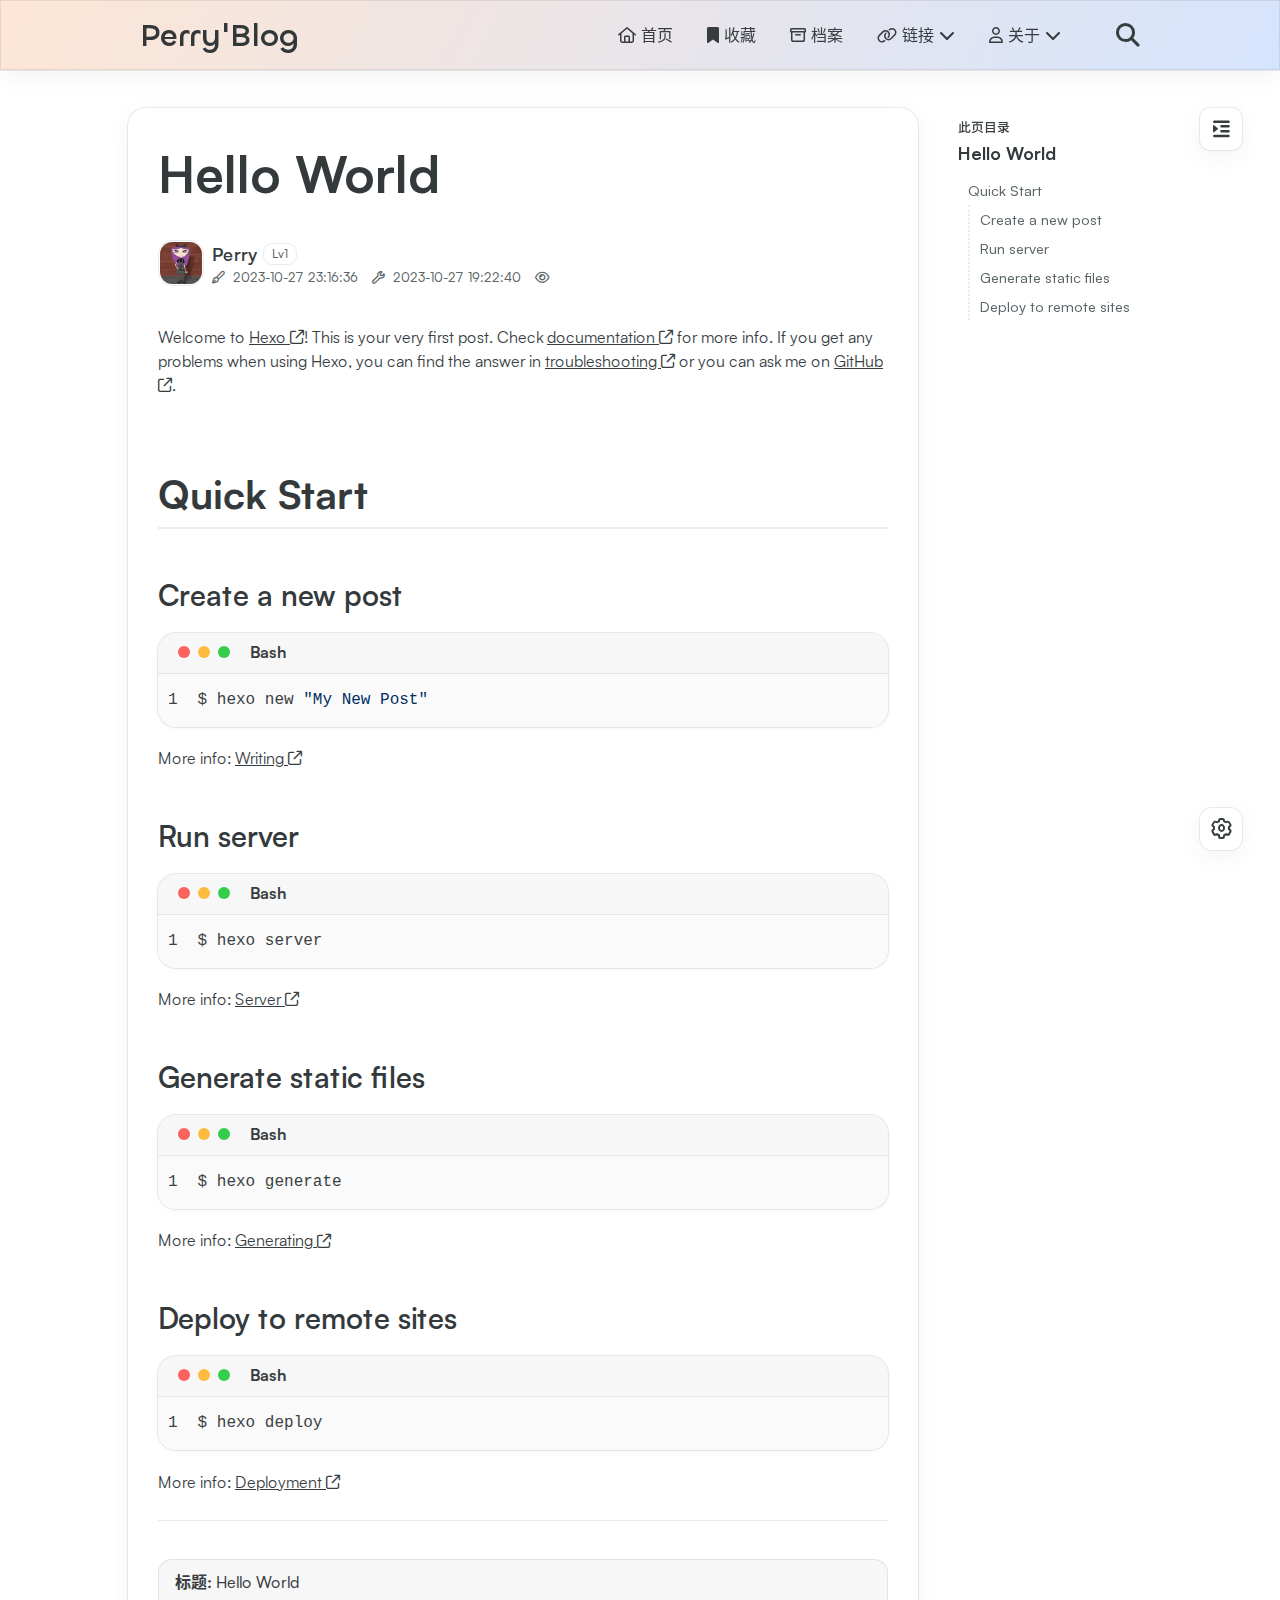
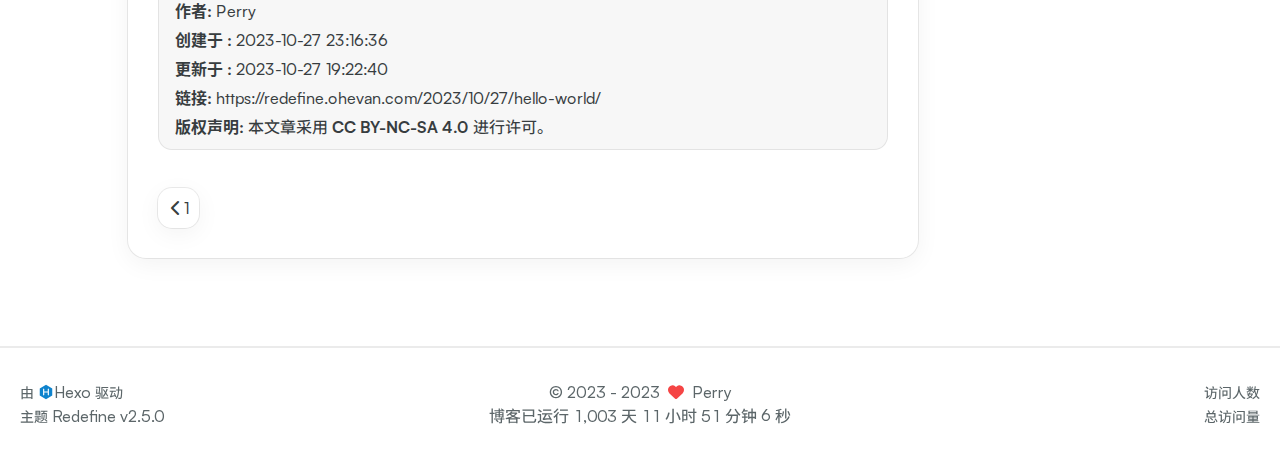
<file: 2023/10/27/hello-world/index.html>
<!DOCTYPE html>
<html lang="zh-CN">
<head>
    <meta charset="utf-8">
    <meta name="viewport" content="width=device-width, initial-scale=1">
    <meta name="keywords" content="Hexo Theme Redefine">
    
    <meta name="author" content="Perry">
    <!-- preconnect -->
    <link rel="preconnect" href="https://fonts.googleapis.com">
    <link rel="preconnect" href="https://fonts.gstatic.com" crossorigin>

    
    <!--- Seo Part-->
    
    <link rel="canonical" href="http://example.com/2023/10/27/hello-world/"/>
    <meta name="robots" content="index,follow">
    <meta name="googlebot" content="index,follow">
    <meta name="revisit-after" content="1 days">
    
        <meta name="description" content="Welcome to Hexo ! This is your very first post. Check documentation  for more info. If you get any problems when using Hexo, you can find the answer in troubleshooting  or you can ask me on GitHub . Q">
<meta property="og:type" content="article">
<meta property="og:title" content="Hello World">
<meta property="og:url" content="http://example.com/2023/10/27/hello-world/index.html">
<meta property="og:site_name" content="Hexo">
<meta property="og:description" content="Welcome to Hexo ! This is your very first post. Check documentation  for more info. If you get any problems when using Hexo, you can find the answer in troubleshooting  or you can ask me on GitHub . Q">
<meta property="og:locale" content="zh_CN">
<meta property="article:published_time" content="2023-10-27T15:16:36.672Z">
<meta property="article:modified_time" content="2023-10-27T11:22:40.007Z">
<meta property="article:author" content="John Doe">
<meta name="twitter:card" content="summary">
    
    
    <!--- Icon Part-->
    <link rel="icon" type="image/png" href="/images/redefine-favicon.svg" sizes="192x192">
    <link rel="apple-touch-icon" sizes="180x180" href="/images/redefine-favicon.svg">
    <meta name="theme-color" content="#A31F34">
    <link rel="shortcut icon" href="/images/redefine-favicon.svg">
    <!--- Page Info-->
    
    <title>
        
            Hello World -
        
        Perry&#39;Blog
    </title>
    
<link rel="stylesheet" href="/css/style.css">


    
        
<link rel="stylesheet" href="/assets/build/styles.css">

    

    
<link rel="stylesheet" href="/fonts/fonts.css">

    
<link rel="stylesheet" href="/fonts/Satoshi/satoshi.css">

    
<link rel="stylesheet" href="/fonts/Chillax/chillax.css">

    <!--- Font Part-->
    
        <link href="https://fonts.googleapis.com/css2?family=Noto+Sans+SC:wght@400;500;700&display=swap" rel="stylesheet">
    
    
    
        <link href="https://fonts.googleapis.com/css2?family=Noto+Sans+SC:wght@400;500;700&display=swap" rel="stylesheet">
    
    

    <!--- Inject Part-->
    
    <script id="hexo-configurations">
    window.config = {"hostname":"example.com","root":"/","language":"zh-CN"};
    window.theme = {"articles":{"style":{"font_size":"16px","line_height":1.5,"image_border_radius":"14px","image_alignment":"center","image_caption":false,"link_icon":true},"word_count":{"enable":true,"count":true,"min2read":true},"author_label":{"enable":true,"auto":false,"list":[]},"code_block":{"copy":true,"style":"mac","font":{"enable":false,"family":null,"url":null}},"toc":{"enable":true,"max_depth":3,"number":false,"expand":true,"init_open":true},"copyright":true,"lazyload":true,"recommendation":{"enable":false,"title":"推荐阅读","limit":3,"mobile_limit":2,"placeholder":"/images/wallhaven-wqery6-light.webp","skip_dirs":[]}},"colors":{"primary":"#A31F34","secondary":null},"global":{"fonts":{"chinese":{"enable":"enable","family":"Noto Sans SC","url":"https://fonts.googleapis.com/css2?family=Noto+Sans+SC:wght@400;500;700&display=swap"},"english":{"enable":false,"family":"Farsan","url":"https://fonts.googleapis.com/css2?family=Farsan&display=swap"}},"content_max_width":"1000px","sidebar_width":"210px","hover":{"shadow":true,"scale":true},"scroll_progress":{"bar":true,"percentage":true},"website_counter":{"url":"https://busuanzi.ibruce.info/busuanzi/2.3/busuanzi.pure.mini.js","enable":true,"site_pv":true,"site_uv":true,"post_pv":true},"single_page":true,"open_graph":true,"google_analytics":{"enable":false,"id":null}},"home_banner":{"enable":true,"style":"fixed","image":{"light":"/images/wallhaven-wqery6-light.webp","dark":"/images/wallhaven-wqery6-dark.webp"},"title":"Theme Redefine","subtitle":{"text":["Loading..."],"hitokoto":{"enable":"enable","api":"https://v1.hitokoto.cn"},"typing_speed":100,"backing_speed":80,"starting_delay":500,"backing_delay":1500,"loop":true,"smart_backspace":true},"text_color":{"light":"#fff","dark":"#d1d1b6"},"text_style":{"title_size":"2.8rem","subtitle_size":"1.5rem","line_height":1.2},"custom_font":{"enable":"enable","family":"Noto Sans SC","url":"https://fonts.googleapis.com/css2?family=Noto+Sans+SC:wght@400;500;700&display=swap"},"social_links":{"enable":"enable","links":{"github":"https://github.com/FROGYu","email":"perrt_the_platypus@qq.com","bilibili":"https://space.bilibili.com/408053807"},"qrs":null}},"plugins":{"feed":{"enable":false},"aplayer":{"enable":false,"type":"fixed","audios":[{"name":null,"artist":null,"url":null,"cover":null}]},"mermaid":{"enable":false,"version":"9.3.0"}},"version":"2.5.0","navbar":{"auto_hide":false,"color":{"left":"#f78736","right":"#367df7","transparency":35},"links":{"Home":{"path":"/","icon":"fa-regular fa-house"},"收藏":{"path":"/收藏","icon":"fa-solid fa-bookmark"},"档案":{"path":"/archives","icon":"fa-regular fa-archive"},"Links":{"icon":"fa-regular fa-link","submenus":{"相册":{"icon":"fa-solid fa-image","path":"/masonry/"},"Chat一下":"https://yinjiang.yuchatgpt.site"}},"About":{"icon":"fa-regular fa-user","submenus":{"Github":"https://github.com/FROGYu"}}},"search":{"enable":true,"preload":true}},"page_templates":{"friends_column":2,"tags_style":"blur"},"home":{"sidebar":{"enable":true,"position":"left","first_item":"menu","announcement":null,"links":{"Archives":{"path":"/archives","icon":"fa-regular fa-archive"}}},"article_date_format":"auto","categories":{"enable":true,"limit":3},"tags":{"enable":true,"limit":3}},"footerStart":"2023/10/25 00:00:00"};
    window.lang_ago = {"second":"%s 秒前","minute":"%s 分钟前","hour":"%s 小时前","day":"%s 天前","week":"%s 周前","month":"%s 个月前","year":"%s 年前"};
    window.data = {"masonry":true};
  </script>
    
    <!--- Fontawesome Part-->
    
<link rel="stylesheet" href="/fontawesome/fontawesome.min.css">

    
<link rel="stylesheet" href="/fontawesome/brands.min.css">

    
<link rel="stylesheet" href="/fontawesome/solid.min.css">

    
<link rel="stylesheet" href="/fontawesome/regular.min.css">

    
        
<link rel="stylesheet" href="/fontawesome/thin.min.css">

    
    
        
<link rel="stylesheet" href="/fontawesome/light.min.css">

    
    
        
<link rel="stylesheet" href="/fontawesome/duotone.min.css">

    
    
<meta name="generator" content="Hexo 6.3.0"></head>


<body>
<div class="progress-bar-container">
    
        <span class="scroll-progress-bar"></span>
    

    
        <span class="pjax-progress-bar"></span>
        <span class="swup-progress-icon">
            <i class="fa-solid fa-circle-notch fa-spin"></i>
        </span>
    
</div>


<main class="page-container" id="swup">

    

    <div class="main-content-container">


        <div class="main-content-header">
            <header class="navbar-container">
    
    <div class="navbar-content">
        <div class="left">
            
            <a class="logo-title" href="/">
                
                Perry&#39;Blog
                
            </a>
        </div>

        <div class="right">
            <!-- PC -->
            <div class="desktop">
                <ul class="navbar-list">
                    
                        
                            <li class="navbar-item">
                                <!-- Menu -->
                                <a class="" 
                                    href="/"  >
                                    
                                        
                                            <i class="fa-regular fa-house"></i>
                                        
                                        首页
                                    
                                </a>
                                <!-- Submenu -->
                                
                            </li>
                    
                        
                            <li class="navbar-item">
                                <!-- Menu -->
                                <a class="" 
                                    href="/%E6%94%B6%E8%97%8F"  >
                                    
                                        
                                            <i class="fa-solid fa-bookmark"></i>
                                        
                                        收藏
                                    
                                </a>
                                <!-- Submenu -->
                                
                            </li>
                    
                        
                            <li class="navbar-item">
                                <!-- Menu -->
                                <a class="" 
                                    href="/archives"  >
                                    
                                        
                                            <i class="fa-regular fa-archive"></i>
                                        
                                        档案
                                    
                                </a>
                                <!-- Submenu -->
                                
                            </li>
                    
                        
                            <li class="navbar-item">
                                <!-- Menu -->
                                <a class="has-dropdown" 
                                    href="#" onClick="return false;">
                                    
                                        
                                            <i class="fa-regular fa-link"></i>
                                        
                                        链接&nbsp;<i class="fa-solid fa-chevron-down"></i>
                                    
                                </a>
                                <!-- Submenu -->
                                
                                    <ul class="sub-menu">
                                    
                                        <li>
                                        <a href="/%5Bobject%20Object%5D">相册
                                        </a>
                                        </li>
                                    
                                        <li>
                                        <a target="_blank" rel="noopener" href="https://yinjiang.yuchatgpt.site">CHAT一下
                                        </a>
                                        </li>
                                    
                                    </ul>
                                
                            </li>
                    
                        
                            <li class="navbar-item">
                                <!-- Menu -->
                                <a class="has-dropdown" 
                                    href="#" onClick="return false;">
                                    
                                        
                                            <i class="fa-regular fa-user"></i>
                                        
                                        关于&nbsp;<i class="fa-solid fa-chevron-down"></i>
                                    
                                </a>
                                <!-- Submenu -->
                                
                                    <ul class="sub-menu">
                                    
                                        <li>
                                        <a target="_blank" rel="noopener" href="https://github.com/FROGYu">GITHUB
                                        </a>
                                        </li>
                                    
                                    </ul>
                                
                            </li>
                    
                    
                        <li class="navbar-item search search-popup-trigger">
                            <i class="fa-solid fa-magnifying-glass"></i>
                        </li>
                    
                </ul>
            </div>
            <!-- Mobile -->
            <div class="mobile">
                
                    <div class="icon-item search search-popup-trigger"><i class="fa-solid fa-magnifying-glass"></i></div>
                
                <div class="icon-item navbar-bar">
                    <div class="navbar-bar-middle"></div>
                </div>
            </div>
        </div>
    </div>

    <!-- Mobile drawer -->
    <div class="navbar-drawer w-full absolute top-0 left-0 bg-background-color">
        <ul class="drawer-navbar-list flex flex-col justify-start items-center">
            
                
                    <li class="drawer-navbar-item text-base my-1.5 flex justify-center items-center">
                        <a class="rounded-3xl py-1.5 px-5 hover:border hover:!text-primary active:!text-primary group " 
                        href="/"  >
                             
                                
                                    <i class="fa-regular fa-house"></i>
                                
                                首页
                            
                        </a>
                    </li>
                    <!-- Submenu -->
                    
            
                
                    <li class="drawer-navbar-item text-base my-1.5 flex justify-center items-center">
                        <a class="rounded-3xl py-1.5 px-5 hover:border hover:!text-primary active:!text-primary group " 
                        href="/%E6%94%B6%E8%97%8F"  >
                             
                                
                                    <i class="fa-solid fa-bookmark"></i>
                                
                                收藏
                            
                        </a>
                    </li>
                    <!-- Submenu -->
                    
            
                
                    <li class="drawer-navbar-item text-base my-1.5 flex justify-center items-center">
                        <a class="rounded-3xl py-1.5 px-5 hover:border hover:!text-primary active:!text-primary group " 
                        href="/archives"  >
                             
                                
                                    <i class="fa-regular fa-archive"></i>
                                
                                档案
                            
                        </a>
                    </li>
                    <!-- Submenu -->
                    
            
                
                    <li class="drawer-navbar-item text-base my-1.5 flex justify-center items-center">
                        <a class="rounded-3xl py-1.5 px-5 hover:border hover:!text-primary active:!text-primary group has-dropdown" 
                        href="#" onClick="return false;">
                            
                                
                                    <i class="fa-regular fa-link"></i>
                                
                                链接&nbsp;<i class="group-hover:rotate-180 transition-transform fa-solid fa-chevron-down"></i>
                            
                        </a>
                    </li>
                    <!-- Submenu -->
                              
                        
                            <li class="drawer-navbar-item text-base flex justify-center items-center hover:underline active:underline hover:underline-offset-1 rounded-3xl">
                                <a class="py-0.5" href="/%5Bobject%20Object%5D">相册</a>
                            </li>
                        
                            <li class="drawer-navbar-item text-base flex justify-center items-center hover:underline active:underline hover:underline-offset-1 rounded-3xl">
                                <a class="py-0.5" target="_blank" rel="noopener" href="https://yinjiang.yuchatgpt.site">CHAT一下</a>
                            </li>
                        
                    
            
                
                    <li class="drawer-navbar-item text-base my-1.5 flex justify-center items-center">
                        <a class="rounded-3xl py-1.5 px-5 hover:border hover:!text-primary active:!text-primary group has-dropdown" 
                        href="#" onClick="return false;">
                            
                                
                                    <i class="fa-regular fa-user"></i>
                                
                                关于&nbsp;<i class="group-hover:rotate-180 transition-transform fa-solid fa-chevron-down"></i>
                            
                        </a>
                    </li>
                    <!-- Submenu -->
                              
                        
                            <li class="drawer-navbar-item text-base flex justify-center items-center hover:underline active:underline hover:underline-offset-1 rounded-3xl">
                                <a class="py-0.5" target="_blank" rel="noopener" href="https://github.com/FROGYu">GITHUB</a>
                            </li>
                        
                    
            

        </ul>
    </div>

    <div class="window-mask"></div>

</header>


        </div>

        <div class="main-content-body">

            

            <div class="main-content">

                
                    <div class="post-page-container">
    <div class="article-content-container">

        <div class="article-title">
            
                <h1 class="article-title-regular">Hello World</h1>
            
            </div>
            
                    
        
        
            <div class="article-header flex flex-row gap-2 items-center">
                <div class="avatar w-[46px] h-[46px] flex-shrink-0 rounded-medium border border-border-color p-[1px]">
                    <img src="/images/redefine-avatar.svg">
                </div>
                <div class="info flex flex-col justify-between">
                    <div class="author flex items-center">
                        <span class="name text-default-text-color text-lg font-semibold">Perry</span>
                        
                            <span class="author-label ml-1.5 text-xs px-2 py-0.5 rounded-small text-third-text-color border border-shadow-color-1">Lv1</span>
                        
                    </div>
                    <div class="meta-info">
                        <div class="article-meta-info">
    <span class="article-date article-meta-item">
        <i class="fa-regular fa-pen-fancy"></i>&nbsp;
        <span class="desktop">2023-10-27 23:16:36</span>
        <span class="mobile">2023-10-27 23:16:36</span>
        <span class="hover-info">创建</span>
    </span>
    
        <span class="article-date article-meta-item">
            <i class="fa-regular fa-wrench"></i>&nbsp;
            <span class="desktop">2023-10-27 19:22:40</span>
            <span class="mobile">2023-10-27 19:22:40</span>
            <span class="hover-info">更新</span>
        </span>
    

    
    

    
    
    
    
        <span class="article-pv article-meta-item">
            <i class="fa-regular fa-eye"></i>&nbsp;<span id="busuanzi_value_page_pv"></span>
        </span>
    
</div>

                    </div>
                </div>
            </div>
        

        


        <div class="article-content markdown-body">
            <p>Welcome to <a class="link"   target="_blank" rel="noopener" href="https://hexo.io/" >Hexo <i class="fa-regular fa-arrow-up-right-from-square fa-sm"></i></a>! This is your very first post. Check <a class="link"   target="_blank" rel="noopener" href="https://hexo.io/docs/" >documentation <i class="fa-regular fa-arrow-up-right-from-square fa-sm"></i></a> for more info. If you get any problems when using Hexo, you can find the answer in <a class="link"   target="_blank" rel="noopener" href="https://hexo.io/docs/troubleshooting.html" >troubleshooting <i class="fa-regular fa-arrow-up-right-from-square fa-sm"></i></a> or you can ask me on <a class="link"   target="_blank" rel="noopener" href="https://github.com/hexojs/hexo/issues" >GitHub <i class="fa-regular fa-arrow-up-right-from-square fa-sm"></i></a>.</p>
<h2 id="Quick-Start"><a href="#Quick-Start" class="headerlink" title="Quick Start"></a>Quick Start</h2><h3 id="Create-a-new-post"><a href="#Create-a-new-post" class="headerlink" title="Create a new post"></a>Create a new post</h3><div class="highlight-container" data-rel="Bash"><figure class="iseeu highlight bash"><table><tr><td class="gutter"><pre><span class="line">1</span><br></pre></td><td class="code"><pre><span class="line">$ hexo new <span class="string">&quot;My New Post&quot;</span></span><br></pre></td></tr></table></figure></div>

<p>More info: <a class="link"   target="_blank" rel="noopener" href="https://hexo.io/docs/writing.html" >Writing <i class="fa-regular fa-arrow-up-right-from-square fa-sm"></i></a></p>
<h3 id="Run-server"><a href="#Run-server" class="headerlink" title="Run server"></a>Run server</h3><div class="highlight-container" data-rel="Bash"><figure class="iseeu highlight bash"><table><tr><td class="gutter"><pre><span class="line">1</span><br></pre></td><td class="code"><pre><span class="line">$ hexo server</span><br></pre></td></tr></table></figure></div>

<p>More info: <a class="link"   target="_blank" rel="noopener" href="https://hexo.io/docs/server.html" >Server <i class="fa-regular fa-arrow-up-right-from-square fa-sm"></i></a></p>
<h3 id="Generate-static-files"><a href="#Generate-static-files" class="headerlink" title="Generate static files"></a>Generate static files</h3><div class="highlight-container" data-rel="Bash"><figure class="iseeu highlight bash"><table><tr><td class="gutter"><pre><span class="line">1</span><br></pre></td><td class="code"><pre><span class="line">$ hexo generate</span><br></pre></td></tr></table></figure></div>

<p>More info: <a class="link"   target="_blank" rel="noopener" href="https://hexo.io/docs/generating.html" >Generating <i class="fa-regular fa-arrow-up-right-from-square fa-sm"></i></a></p>
<h3 id="Deploy-to-remote-sites"><a href="#Deploy-to-remote-sites" class="headerlink" title="Deploy to remote sites"></a>Deploy to remote sites</h3><div class="highlight-container" data-rel="Bash"><figure class="iseeu highlight bash"><table><tr><td class="gutter"><pre><span class="line">1</span><br></pre></td><td class="code"><pre><span class="line">$ hexo deploy</span><br></pre></td></tr></table></figure></div>

<p>More info: <a class="link"   target="_blank" rel="noopener" href="https://hexo.io/docs/one-command-deployment.html" >Deployment <i class="fa-regular fa-arrow-up-right-from-square fa-sm"></i></a></p>

        </div>

        
            <div class="post-copyright-info">
                <div class="article-copyright-info-container">
    <ul>
        <li><strong>标题:</strong> Hello World</li>
        <li><strong>作者:</strong> Perry</li>
        <li><strong>创建于
                :</strong> 2023-10-27 23:16:36</li>
        
            <li>
                <strong>更新于
                    :</strong> 2023-10-27 19:22:40
            </li>
        
        <li>
            <strong>链接:</strong> https://redefine.ohevan.com/2023/10/27/hello-world/
        </li>
        <li>
            <strong>
                版权声明:
            </strong>
            
            本文章采用 <a class="license" target="_blank" rel="noopener" href="https://creativecommons.org/licenses/by-nc-sa/4.0/deed.zh">CC BY-NC-SA 4.0</a> 进行许可。
            

        </li>
    </ul>
</div>

            </div>
        

        

        

        
            <div class="article-nav">
                
                    <div class="article-prev">
                        <a class="prev"
                        rel="prev"
                        href="/2023/10/28/1/"
                        >
                            <span class="left arrow-icon flex justify-center items-center">
                                <i class="fa-solid fa-chevron-left"></i>
                            </span>
                            <span class="title flex justify-center items-center">
                                <span class="post-nav-title-item">1</span>
                                <span class="post-nav-item">上一篇</span>
                            </span>
                        </a>
                    </div>
                
                
            </div>
        


        
    </div>

    
        <div class="toc-content-container">
            <div class="post-toc-wrap">
    <div class="post-toc">
        <div class="toc-title">此页目录</div>
        <div class="page-title">Hello World</div>
        <ol class="nav"><li class="nav-item nav-level-2"><a class="nav-link" href="#Quick-Start"><span class="nav-text">Quick Start</span></a><ol class="nav-child"><li class="nav-item nav-level-3"><a class="nav-link" href="#Create-a-new-post"><span class="nav-text">Create a new post</span></a></li><li class="nav-item nav-level-3"><a class="nav-link" href="#Run-server"><span class="nav-text">Run server</span></a></li><li class="nav-item nav-level-3"><a class="nav-link" href="#Generate-static-files"><span class="nav-text">Generate static files</span></a></li><li class="nav-item nav-level-3"><a class="nav-link" href="#Deploy-to-remote-sites"><span class="nav-text">Deploy to remote sites</span></a></li></ol></li></ol>

    </div>
</div>
        </div>
    
</div>



                

            </div>

            

        </div>

        <div class="main-content-footer">
            <footer class="footer mt-5 py-5 h-auto text-base text-third-text-color relative border-t-2 border-t-border-color">
    <div class="info-container py-3 text-center">
        
        <div class="text-center">
            &copy;
            
              <span>2023</span>
              -
            
            2023&nbsp;&nbsp;<i class="fa-solid fa-heart fa-beat" style="--fa-animation-duration: 0.5s; color: #f54545"></i>&nbsp;&nbsp;<a href="/">Perry</a>
        </div>
        
            <script data-swup-reload-script src="https://busuanzi.ibruce.info/busuanzi/2.3/busuanzi.pure.mini.js"></script>
            <div class="relative text-center lg:absolute lg:right-[20px] lg:top-1/2 lg:-translate-y-1/2 lg:text-right">
                
                    <span id="busuanzi_container_site_uv" class="lg:!block">
                        <span class="text-sm">访问人数</span>
                        <span id="busuanzi_value_site_uv"></span>
                    </span>
                
                
                    <span id="busuanzi_container_site_pv" class="lg:!block">
                        <span class="text-sm">总访问量</span>
                        <span id="busuanzi_value_site_pv"></span>
                    </span>
                
            </div>
        
        <div class="relative text-center lg:absolute lg:left-[20px] lg:top-1/2 lg:-translate-y-1/2 lg:text-left">
            <span class="lg:block text-sm">由 <?xml version="1.0" encoding="utf-8"?><!DOCTYPE svg PUBLIC "-//W3C//DTD SVG 1.1//EN" "http://www.w3.org/Graphics/SVG/1.1/DTD/svg11.dtd"><svg class="relative top-[2px] inline-block align-baseline" version="1.1" id="圖層_1" xmlns="http://www.w3.org/2000/svg" xmlns:xlink="http://www.w3.org/1999/xlink" x="0px" y="0px" width="1rem" height="1rem" viewBox="0 0 512 512" enable-background="new 0 0 512 512" xml:space="preserve"><path fill="#0E83CD" d="M256.4,25.8l-200,115.5L56,371.5l199.6,114.7l200-115.5l0.4-230.2L256.4,25.8z M349,354.6l-18.4,10.7l-18.6-11V275H200v79.6l-18.4,10.7l-18.6-11v-197l18.5-10.6l18.5,10.8V237h112v-79.6l18.5-10.6l18.5,10.8V354.6z"/></svg><a target="_blank" class="text-base" href="https://hexo.io">Hexo</a> 驱动</span>
            <span class="text-sm lg:block">主题&nbsp;<a class="text-base" target="_blank" href="https://github.com/EvanNotFound/hexo-theme-redefine">Redefine v2.5.0</a></span>
        </div>
        
        
            <div>
                博客已运行 <span class="odometer" id="runtime_days" ></span> 天 <span class="odometer" id="runtime_hours"></span> 小时 <span class="odometer" id="runtime_minutes"></span> 分钟 <span class="odometer" id="runtime_seconds"></span> 秒
            </div>
        
        
            <script data-swup-reload-script>
                try {
                    function odometer_init() {
                    const elements = document.querySelectorAll('.odometer');
                    elements.forEach(el => {
                        new Odometer({
                            el,
                            format: '( ddd).dd',
                            duration: 200
                        });
                    });
                    }
                    odometer_init();
                } catch (error) {}
            </script>
        
        
        
    </div>  
</footer>
        </div>
    </div>

    
        <div class="post-tools">
            <div class="post-tools-container">
    <ul class="article-tools-list">
        <!-- TOC aside toggle -->
        
            <li class="right-bottom-tools page-aside-toggle">
                <i class="fa-regular fa-outdent"></i>
            </li>
        

        <!-- go comment -->
        
    </ul>
</div>

        </div>
    

    <div class="right-side-tools-container">
        <div class="side-tools-container">
    <ul class="hidden-tools-list">
        <li class="right-bottom-tools tool-font-adjust-plus flex justify-center items-center">
            <i class="fa-regular fa-magnifying-glass-plus"></i>
        </li>

        <li class="right-bottom-tools tool-font-adjust-minus flex justify-center items-center">
            <i class="fa-regular fa-magnifying-glass-minus"></i>
        </li>

        <li class="right-bottom-tools tool-dark-light-toggle flex justify-center items-center">
            <i class="fa-regular fa-moon"></i>
        </li>

        <!-- rss -->
        

        

        <li class="right-bottom-tools tool-scroll-to-bottom flex justify-center items-center">
            <i class="fa-regular fa-arrow-down"></i>
        </li>
    </ul>

    <ul class="visible-tools-list">
        <li class="right-bottom-tools toggle-tools-list flex justify-center items-center">
            <i class="fa-regular fa-cog fa-spin"></i>
        </li>
        
            <li class="right-bottom-tools tool-scroll-to-top flex justify-center items-center">
                <i class="arrow-up fas fa-arrow-up"></i>
                <span class="percent"></span>
            </li>
        
        
    </ul>
</div>

    </div>

    <div class="image-viewer-container">
    <img src="">
</div>


    
        <div class="search-pop-overlay">
    <div class="popup search-popup">
        <div class="search-header">
          <span class="search-input-field-pre">
            <i class="fa-solid fa-keyboard"></i>
          </span>
            <div class="search-input-container">
                <input autocomplete="off"
                       autocorrect="off"
                       autocapitalize="off"
                       placeholder="搜索..."
                       spellcheck="false"
                       type="search"
                       class="search-input"
                >
            </div>
            <span class="popup-btn-close">
                <i class="fa-solid fa-times"></i>
            </span>
        </div>
        <div id="search-result">
            <div id="no-result">
                <i class="fa-solid fa-spinner fa-spin-pulse fa-5x fa-fw"></i>
            </div>
        </div>
    </div>
</div>

    

</main>


    
<script src="/js/libs/Swup.min.js"></script>

<script src="/js/libs/SwupSlideTheme.min.js"></script>

<script src="/js/libs/SwupScriptsPlugin.min.js"></script>

<script src="/js/libs/SwupProgressPlugin.min.js"></script>

<script src="/js/libs/SwupScrollPlugin.min.js"></script>

<script src="/js/libs/SwupPreloadPlugin.min.js"></script>

<script>
    const swup = new Swup({
        plugins: [
            new SwupScriptsPlugin({
                optin: true,
            }),
            new SwupProgressPlugin(),
            new SwupScrollPlugin({
                offset: 80,
            }),
            new SwupSlideTheme({
                mainElement: ".main-content-body",
            }),
            new SwupPreloadPlugin(),
        ],
        containers: ["#swup"],
    });
</script>







<script src="/js/tools/imageViewer.js" type="module"></script>

<script src="/js/utils.js" type="module"></script>

<script src="/js/main.js" type="module"></script>

<script src="/js/layouts/navbarShrink.js" type="module"></script>

<script src="/js/tools/scrollTopBottom.js" type="module"></script>

<script src="/js/tools/lightDarkSwitch.js" type="module"></script>

<script src="/js/layouts/categoryList.js" type="module"></script>



    
<script src="/js/tools/localSearch.js" type="module"></script>




    
<script src="/js/tools/codeBlock.js" type="module"></script>




    
<script src="/js/layouts/lazyload.js" type="module"></script>




    
<script src="/js/tools/runtime.js"></script>

    
<script src="/js/libs/odometer.min.js"></script>

    
<link rel="stylesheet" href="/assets/odometer-theme-minimal.css">




  
<script src="/js/libs/Typed.min.js"></script>

  
<script src="/js/plugins/typed.js" type="module"></script>






    
<script src="/js/libs/minimasonry.min.js"></script>

    
<script src="/js/plugins/masonry.js" type="module"></script>




<div class="post-scripts" data-swup-reload-script>
    
        
<script src="/js/libs/anime.min.js"></script>

        
<script src="/js/tools/tocToggle.js" type="module"></script>

<script src="/js/layouts/toc.js" type="module"></script>

<script src="/js/plugins/tabs.js" type="module"></script>

    
</div>


</body>
</html>
</file>
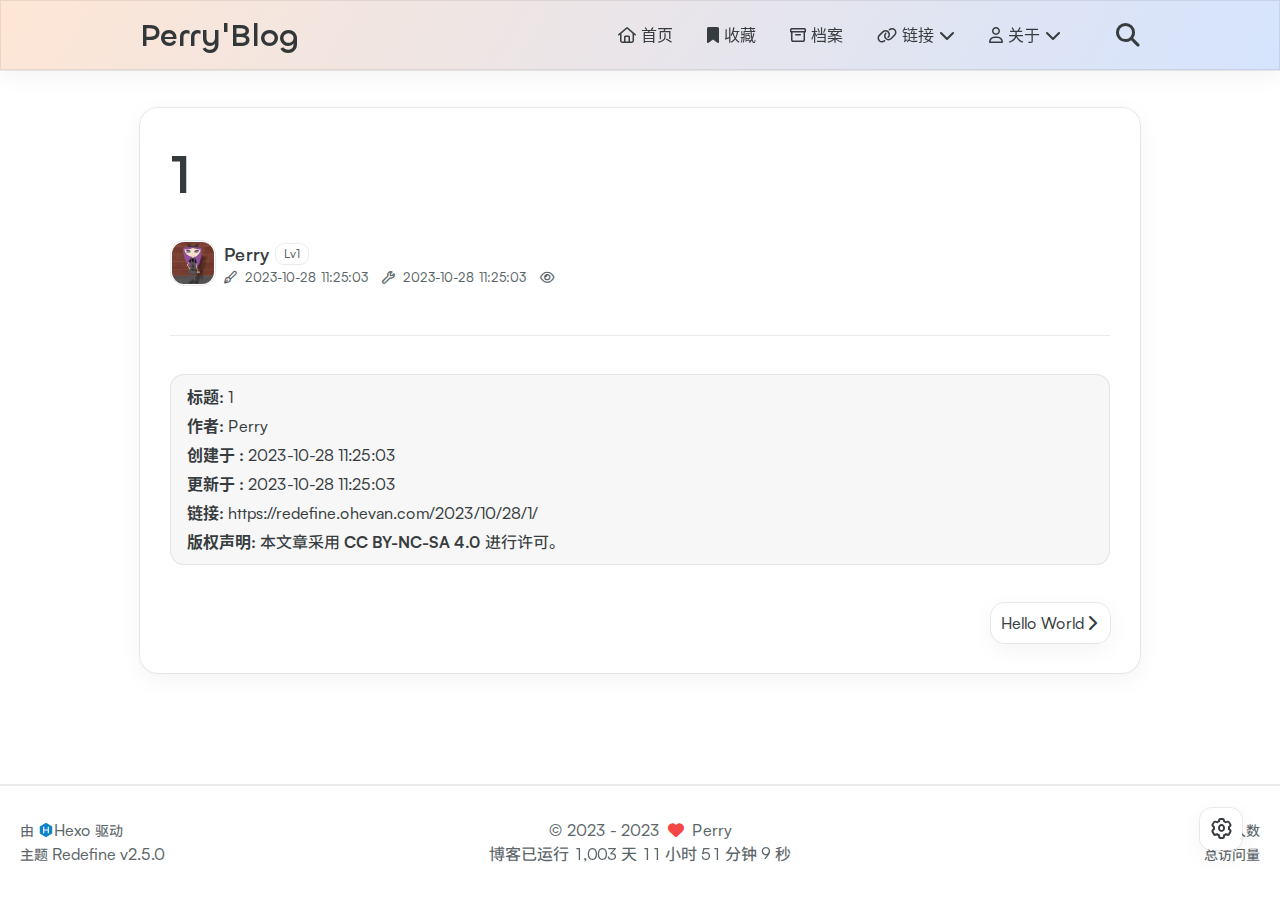
<file: 2023/10/28/1/index.html>
<!DOCTYPE html>
<html lang="zh-CN">
<head>
    <meta charset="utf-8">
    <meta name="viewport" content="width=device-width, initial-scale=1">
    <meta name="keywords" content="Hexo Theme Redefine">
    
    <meta name="author" content="Perry">
    <!-- preconnect -->
    <link rel="preconnect" href="https://fonts.googleapis.com">
    <link rel="preconnect" href="https://fonts.gstatic.com" crossorigin>

    
    <!--- Seo Part-->
    
    <link rel="canonical" href="http://example.com/2023/10/28/1/"/>
    <meta name="robots" content="index,follow">
    <meta name="googlebot" content="index,follow">
    <meta name="revisit-after" content="1 days">
    
        <meta property="og:type" content="article">
<meta property="og:title" content="1">
<meta property="og:url" content="http://example.com/2023/10/28/1/index.html">
<meta property="og:site_name" content="Hexo">
<meta property="og:locale" content="zh_CN">
<meta property="article:published_time" content="2023-10-28T03:25:03.000Z">
<meta property="article:modified_time" content="2023-10-28T03:25:03.960Z">
<meta property="article:author" content="John Doe">
<meta name="twitter:card" content="summary">
    
    
    <!--- Icon Part-->
    <link rel="icon" type="image/png" href="/images/redefine-favicon.svg" sizes="192x192">
    <link rel="apple-touch-icon" sizes="180x180" href="/images/redefine-favicon.svg">
    <meta name="theme-color" content="#A31F34">
    <link rel="shortcut icon" href="/images/redefine-favicon.svg">
    <!--- Page Info-->
    
    <title>
        
            1 -
        
        Perry&#39;Blog
    </title>
    
<link rel="stylesheet" href="/css/style.css">


    
        
<link rel="stylesheet" href="/assets/build/styles.css">

    

    
<link rel="stylesheet" href="/fonts/fonts.css">

    
<link rel="stylesheet" href="/fonts/Satoshi/satoshi.css">

    
<link rel="stylesheet" href="/fonts/Chillax/chillax.css">

    <!--- Font Part-->
    
        <link href="https://fonts.googleapis.com/css2?family=Noto+Sans+SC:wght@400;500;700&display=swap" rel="stylesheet">
    
    
    
        <link href="https://fonts.googleapis.com/css2?family=Noto+Sans+SC:wght@400;500;700&display=swap" rel="stylesheet">
    
    

    <!--- Inject Part-->
    
    <script id="hexo-configurations">
    window.config = {"hostname":"example.com","root":"/","language":"zh-CN"};
    window.theme = {"articles":{"style":{"font_size":"16px","line_height":1.5,"image_border_radius":"14px","image_alignment":"center","image_caption":false,"link_icon":true},"word_count":{"enable":true,"count":true,"min2read":true},"author_label":{"enable":true,"auto":false,"list":[]},"code_block":{"copy":true,"style":"mac","font":{"enable":false,"family":null,"url":null}},"toc":{"enable":true,"max_depth":3,"number":false,"expand":true,"init_open":true},"copyright":true,"lazyload":true,"recommendation":{"enable":false,"title":"推荐阅读","limit":3,"mobile_limit":2,"placeholder":"/images/wallhaven-wqery6-light.webp","skip_dirs":[]}},"colors":{"primary":"#A31F34","secondary":null},"global":{"fonts":{"chinese":{"enable":"enable","family":"Noto Sans SC","url":"https://fonts.googleapis.com/css2?family=Noto+Sans+SC:wght@400;500;700&display=swap"},"english":{"enable":false,"family":"Farsan","url":"https://fonts.googleapis.com/css2?family=Farsan&display=swap"}},"content_max_width":"1000px","sidebar_width":"210px","hover":{"shadow":true,"scale":true},"scroll_progress":{"bar":true,"percentage":true},"website_counter":{"url":"https://busuanzi.ibruce.info/busuanzi/2.3/busuanzi.pure.mini.js","enable":true,"site_pv":true,"site_uv":true,"post_pv":true},"single_page":true,"open_graph":true,"google_analytics":{"enable":false,"id":null}},"home_banner":{"enable":true,"style":"fixed","image":{"light":"/images/wallhaven-wqery6-light.webp","dark":"/images/wallhaven-wqery6-dark.webp"},"title":"Theme Redefine","subtitle":{"text":["Loading..."],"hitokoto":{"enable":"enable","api":"https://v1.hitokoto.cn"},"typing_speed":100,"backing_speed":80,"starting_delay":500,"backing_delay":1500,"loop":true,"smart_backspace":true},"text_color":{"light":"#fff","dark":"#d1d1b6"},"text_style":{"title_size":"2.8rem","subtitle_size":"1.5rem","line_height":1.2},"custom_font":{"enable":"enable","family":"Noto Sans SC","url":"https://fonts.googleapis.com/css2?family=Noto+Sans+SC:wght@400;500;700&display=swap"},"social_links":{"enable":"enable","links":{"github":"https://github.com/FROGYu","email":"perrt_the_platypus@qq.com","bilibili":"https://space.bilibili.com/408053807"},"qrs":null}},"plugins":{"feed":{"enable":false},"aplayer":{"enable":false,"type":"fixed","audios":[{"name":null,"artist":null,"url":null,"cover":null}]},"mermaid":{"enable":false,"version":"9.3.0"}},"version":"2.5.0","navbar":{"auto_hide":false,"color":{"left":"#f78736","right":"#367df7","transparency":35},"links":{"Home":{"path":"/","icon":"fa-regular fa-house"},"收藏":{"path":"/收藏","icon":"fa-solid fa-bookmark"},"档案":{"path":"/archives","icon":"fa-regular fa-archive"},"Links":{"icon":"fa-regular fa-link","submenus":{"相册":{"icon":"fa-solid fa-image","path":"/masonry/"},"Chat一下":"https://yinjiang.yuchatgpt.site"}},"About":{"icon":"fa-regular fa-user","submenus":{"Github":"https://github.com/FROGYu"}}},"search":{"enable":true,"preload":true}},"page_templates":{"friends_column":2,"tags_style":"blur"},"home":{"sidebar":{"enable":true,"position":"left","first_item":"menu","announcement":null,"links":{"Archives":{"path":"/archives","icon":"fa-regular fa-archive"}}},"article_date_format":"auto","categories":{"enable":true,"limit":3},"tags":{"enable":true,"limit":3}},"footerStart":"2023/10/25 00:00:00"};
    window.lang_ago = {"second":"%s 秒前","minute":"%s 分钟前","hour":"%s 小时前","day":"%s 天前","week":"%s 周前","month":"%s 个月前","year":"%s 年前"};
    window.data = {"masonry":true};
  </script>
    
    <!--- Fontawesome Part-->
    
<link rel="stylesheet" href="/fontawesome/fontawesome.min.css">

    
<link rel="stylesheet" href="/fontawesome/brands.min.css">

    
<link rel="stylesheet" href="/fontawesome/solid.min.css">

    
<link rel="stylesheet" href="/fontawesome/regular.min.css">

    
        
<link rel="stylesheet" href="/fontawesome/thin.min.css">

    
    
        
<link rel="stylesheet" href="/fontawesome/light.min.css">

    
    
        
<link rel="stylesheet" href="/fontawesome/duotone.min.css">

    
    
<meta name="generator" content="Hexo 6.3.0"></head>


<body>
<div class="progress-bar-container">
    
        <span class="scroll-progress-bar"></span>
    

    
        <span class="pjax-progress-bar"></span>
        <span class="swup-progress-icon">
            <i class="fa-solid fa-circle-notch fa-spin"></i>
        </span>
    
</div>


<main class="page-container" id="swup">

    

    <div class="main-content-container">


        <div class="main-content-header">
            <header class="navbar-container">
    
    <div class="navbar-content">
        <div class="left">
            
            <a class="logo-title" href="/">
                
                Perry&#39;Blog
                
            </a>
        </div>

        <div class="right">
            <!-- PC -->
            <div class="desktop">
                <ul class="navbar-list">
                    
                        
                            <li class="navbar-item">
                                <!-- Menu -->
                                <a class="" 
                                    href="/"  >
                                    
                                        
                                            <i class="fa-regular fa-house"></i>
                                        
                                        首页
                                    
                                </a>
                                <!-- Submenu -->
                                
                            </li>
                    
                        
                            <li class="navbar-item">
                                <!-- Menu -->
                                <a class="" 
                                    href="/%E6%94%B6%E8%97%8F"  >
                                    
                                        
                                            <i class="fa-solid fa-bookmark"></i>
                                        
                                        收藏
                                    
                                </a>
                                <!-- Submenu -->
                                
                            </li>
                    
                        
                            <li class="navbar-item">
                                <!-- Menu -->
                                <a class="" 
                                    href="/archives"  >
                                    
                                        
                                            <i class="fa-regular fa-archive"></i>
                                        
                                        档案
                                    
                                </a>
                                <!-- Submenu -->
                                
                            </li>
                    
                        
                            <li class="navbar-item">
                                <!-- Menu -->
                                <a class="has-dropdown" 
                                    href="#" onClick="return false;">
                                    
                                        
                                            <i class="fa-regular fa-link"></i>
                                        
                                        链接&nbsp;<i class="fa-solid fa-chevron-down"></i>
                                    
                                </a>
                                <!-- Submenu -->
                                
                                    <ul class="sub-menu">
                                    
                                        <li>
                                        <a href="/%5Bobject%20Object%5D">相册
                                        </a>
                                        </li>
                                    
                                        <li>
                                        <a target="_blank" rel="noopener" href="https://yinjiang.yuchatgpt.site">CHAT一下
                                        </a>
                                        </li>
                                    
                                    </ul>
                                
                            </li>
                    
                        
                            <li class="navbar-item">
                                <!-- Menu -->
                                <a class="has-dropdown" 
                                    href="#" onClick="return false;">
                                    
                                        
                                            <i class="fa-regular fa-user"></i>
                                        
                                        关于&nbsp;<i class="fa-solid fa-chevron-down"></i>
                                    
                                </a>
                                <!-- Submenu -->
                                
                                    <ul class="sub-menu">
                                    
                                        <li>
                                        <a target="_blank" rel="noopener" href="https://github.com/FROGYu">GITHUB
                                        </a>
                                        </li>
                                    
                                    </ul>
                                
                            </li>
                    
                    
                        <li class="navbar-item search search-popup-trigger">
                            <i class="fa-solid fa-magnifying-glass"></i>
                        </li>
                    
                </ul>
            </div>
            <!-- Mobile -->
            <div class="mobile">
                
                    <div class="icon-item search search-popup-trigger"><i class="fa-solid fa-magnifying-glass"></i></div>
                
                <div class="icon-item navbar-bar">
                    <div class="navbar-bar-middle"></div>
                </div>
            </div>
        </div>
    </div>

    <!-- Mobile drawer -->
    <div class="navbar-drawer w-full absolute top-0 left-0 bg-background-color">
        <ul class="drawer-navbar-list flex flex-col justify-start items-center">
            
                
                    <li class="drawer-navbar-item text-base my-1.5 flex justify-center items-center">
                        <a class="rounded-3xl py-1.5 px-5 hover:border hover:!text-primary active:!text-primary group " 
                        href="/"  >
                             
                                
                                    <i class="fa-regular fa-house"></i>
                                
                                首页
                            
                        </a>
                    </li>
                    <!-- Submenu -->
                    
            
                
                    <li class="drawer-navbar-item text-base my-1.5 flex justify-center items-center">
                        <a class="rounded-3xl py-1.5 px-5 hover:border hover:!text-primary active:!text-primary group " 
                        href="/%E6%94%B6%E8%97%8F"  >
                             
                                
                                    <i class="fa-solid fa-bookmark"></i>
                                
                                收藏
                            
                        </a>
                    </li>
                    <!-- Submenu -->
                    
            
                
                    <li class="drawer-navbar-item text-base my-1.5 flex justify-center items-center">
                        <a class="rounded-3xl py-1.5 px-5 hover:border hover:!text-primary active:!text-primary group " 
                        href="/archives"  >
                             
                                
                                    <i class="fa-regular fa-archive"></i>
                                
                                档案
                            
                        </a>
                    </li>
                    <!-- Submenu -->
                    
            
                
                    <li class="drawer-navbar-item text-base my-1.5 flex justify-center items-center">
                        <a class="rounded-3xl py-1.5 px-5 hover:border hover:!text-primary active:!text-primary group has-dropdown" 
                        href="#" onClick="return false;">
                            
                                
                                    <i class="fa-regular fa-link"></i>
                                
                                链接&nbsp;<i class="group-hover:rotate-180 transition-transform fa-solid fa-chevron-down"></i>
                            
                        </a>
                    </li>
                    <!-- Submenu -->
                              
                        
                            <li class="drawer-navbar-item text-base flex justify-center items-center hover:underline active:underline hover:underline-offset-1 rounded-3xl">
                                <a class="py-0.5" href="/%5Bobject%20Object%5D">相册</a>
                            </li>
                        
                            <li class="drawer-navbar-item text-base flex justify-center items-center hover:underline active:underline hover:underline-offset-1 rounded-3xl">
                                <a class="py-0.5" target="_blank" rel="noopener" href="https://yinjiang.yuchatgpt.site">CHAT一下</a>
                            </li>
                        
                    
            
                
                    <li class="drawer-navbar-item text-base my-1.5 flex justify-center items-center">
                        <a class="rounded-3xl py-1.5 px-5 hover:border hover:!text-primary active:!text-primary group has-dropdown" 
                        href="#" onClick="return false;">
                            
                                
                                    <i class="fa-regular fa-user"></i>
                                
                                关于&nbsp;<i class="group-hover:rotate-180 transition-transform fa-solid fa-chevron-down"></i>
                            
                        </a>
                    </li>
                    <!-- Submenu -->
                              
                        
                            <li class="drawer-navbar-item text-base flex justify-center items-center hover:underline active:underline hover:underline-offset-1 rounded-3xl">
                                <a class="py-0.5" target="_blank" rel="noopener" href="https://github.com/FROGYu">GITHUB</a>
                            </li>
                        
                    
            

        </ul>
    </div>

    <div class="window-mask"></div>

</header>


        </div>

        <div class="main-content-body">

            

            <div class="main-content">

                
                    <div class="post-page-container">
    <div class="article-content-container">

        <div class="article-title">
            
                <h1 class="article-title-regular">1</h1>
            
            </div>
            
                    
        
        
            <div class="article-header flex flex-row gap-2 items-center">
                <div class="avatar w-[46px] h-[46px] flex-shrink-0 rounded-medium border border-border-color p-[1px]">
                    <img src="/images/redefine-avatar.svg">
                </div>
                <div class="info flex flex-col justify-between">
                    <div class="author flex items-center">
                        <span class="name text-default-text-color text-lg font-semibold">Perry</span>
                        
                            <span class="author-label ml-1.5 text-xs px-2 py-0.5 rounded-small text-third-text-color border border-shadow-color-1">Lv1</span>
                        
                    </div>
                    <div class="meta-info">
                        <div class="article-meta-info">
    <span class="article-date article-meta-item">
        <i class="fa-regular fa-pen-fancy"></i>&nbsp;
        <span class="desktop">2023-10-28 11:25:03</span>
        <span class="mobile">2023-10-28 11:25:03</span>
        <span class="hover-info">创建</span>
    </span>
    
        <span class="article-date article-meta-item">
            <i class="fa-regular fa-wrench"></i>&nbsp;
            <span class="desktop">2023-10-28 11:25:03</span>
            <span class="mobile">2023-10-28 11:25:03</span>
            <span class="hover-info">更新</span>
        </span>
    

    
    

    
    
    
    
        <span class="article-pv article-meta-item">
            <i class="fa-regular fa-eye"></i>&nbsp;<span id="busuanzi_value_page_pv"></span>
        </span>
    
</div>

                    </div>
                </div>
            </div>
        

        


        <div class="article-content markdown-body">
            
        </div>

        
            <div class="post-copyright-info">
                <div class="article-copyright-info-container">
    <ul>
        <li><strong>标题:</strong> 1</li>
        <li><strong>作者:</strong> Perry</li>
        <li><strong>创建于
                :</strong> 2023-10-28 11:25:03</li>
        
            <li>
                <strong>更新于
                    :</strong> 2023-10-28 11:25:03
            </li>
        
        <li>
            <strong>链接:</strong> https://redefine.ohevan.com/2023/10/28/1/
        </li>
        <li>
            <strong>
                版权声明:
            </strong>
            
            本文章采用 <a class="license" target="_blank" rel="noopener" href="https://creativecommons.org/licenses/by-nc-sa/4.0/deed.zh">CC BY-NC-SA 4.0</a> 进行许可。
            

        </li>
    </ul>
</div>

            </div>
        

        

        

        
            <div class="article-nav">
                
                
                    <div class="article-next">
                        <a class="next"
                        rel="next"
                        href="/2023/10/27/hello-world/"
                        >
                            <span class="title flex justify-center items-center">
                                <span class="post-nav-title-item">Hello World</span>
                                <span class="post-nav-item">下一篇</span>
                            </span>
                            <span class="right arrow-icon flex justify-center items-center">
                                <i class="fa-solid fa-chevron-right"></i>
                            </span>
                        </a>
                    </div>
                
            </div>
        


        
    </div>

    
        <div class="toc-content-container">
            <div class="post-toc-wrap">
    <div class="post-toc">
        <div class="toc-title">此页目录</div>
        <div class="page-title">1</div>
        

    </div>
</div>
        </div>
    
</div>



                

            </div>

            

        </div>

        <div class="main-content-footer">
            <footer class="footer mt-5 py-5 h-auto text-base text-third-text-color relative border-t-2 border-t-border-color">
    <div class="info-container py-3 text-center">
        
        <div class="text-center">
            &copy;
            
              <span>2023</span>
              -
            
            2023&nbsp;&nbsp;<i class="fa-solid fa-heart fa-beat" style="--fa-animation-duration: 0.5s; color: #f54545"></i>&nbsp;&nbsp;<a href="/">Perry</a>
        </div>
        
            <script data-swup-reload-script src="https://busuanzi.ibruce.info/busuanzi/2.3/busuanzi.pure.mini.js"></script>
            <div class="relative text-center lg:absolute lg:right-[20px] lg:top-1/2 lg:-translate-y-1/2 lg:text-right">
                
                    <span id="busuanzi_container_site_uv" class="lg:!block">
                        <span class="text-sm">访问人数</span>
                        <span id="busuanzi_value_site_uv"></span>
                    </span>
                
                
                    <span id="busuanzi_container_site_pv" class="lg:!block">
                        <span class="text-sm">总访问量</span>
                        <span id="busuanzi_value_site_pv"></span>
                    </span>
                
            </div>
        
        <div class="relative text-center lg:absolute lg:left-[20px] lg:top-1/2 lg:-translate-y-1/2 lg:text-left">
            <span class="lg:block text-sm">由 <?xml version="1.0" encoding="utf-8"?><!DOCTYPE svg PUBLIC "-//W3C//DTD SVG 1.1//EN" "http://www.w3.org/Graphics/SVG/1.1/DTD/svg11.dtd"><svg class="relative top-[2px] inline-block align-baseline" version="1.1" id="圖層_1" xmlns="http://www.w3.org/2000/svg" xmlns:xlink="http://www.w3.org/1999/xlink" x="0px" y="0px" width="1rem" height="1rem" viewBox="0 0 512 512" enable-background="new 0 0 512 512" xml:space="preserve"><path fill="#0E83CD" d="M256.4,25.8l-200,115.5L56,371.5l199.6,114.7l200-115.5l0.4-230.2L256.4,25.8z M349,354.6l-18.4,10.7l-18.6-11V275H200v79.6l-18.4,10.7l-18.6-11v-197l18.5-10.6l18.5,10.8V237h112v-79.6l18.5-10.6l18.5,10.8V354.6z"/></svg><a target="_blank" class="text-base" href="https://hexo.io">Hexo</a> 驱动</span>
            <span class="text-sm lg:block">主题&nbsp;<a class="text-base" target="_blank" href="https://github.com/EvanNotFound/hexo-theme-redefine">Redefine v2.5.0</a></span>
        </div>
        
        
            <div>
                博客已运行 <span class="odometer" id="runtime_days" ></span> 天 <span class="odometer" id="runtime_hours"></span> 小时 <span class="odometer" id="runtime_minutes"></span> 分钟 <span class="odometer" id="runtime_seconds"></span> 秒
            </div>
        
        
            <script data-swup-reload-script>
                try {
                    function odometer_init() {
                    const elements = document.querySelectorAll('.odometer');
                    elements.forEach(el => {
                        new Odometer({
                            el,
                            format: '( ddd).dd',
                            duration: 200
                        });
                    });
                    }
                    odometer_init();
                } catch (error) {}
            </script>
        
        
        
    </div>  
</footer>
        </div>
    </div>

    
        <div class="post-tools">
            <div class="post-tools-container">
    <ul class="article-tools-list">
        <!-- TOC aside toggle -->
        
            <li class="right-bottom-tools page-aside-toggle">
                <i class="fa-regular fa-outdent"></i>
            </li>
        

        <!-- go comment -->
        
    </ul>
</div>

        </div>
    

    <div class="right-side-tools-container">
        <div class="side-tools-container">
    <ul class="hidden-tools-list">
        <li class="right-bottom-tools tool-font-adjust-plus flex justify-center items-center">
            <i class="fa-regular fa-magnifying-glass-plus"></i>
        </li>

        <li class="right-bottom-tools tool-font-adjust-minus flex justify-center items-center">
            <i class="fa-regular fa-magnifying-glass-minus"></i>
        </li>

        <li class="right-bottom-tools tool-dark-light-toggle flex justify-center items-center">
            <i class="fa-regular fa-moon"></i>
        </li>

        <!-- rss -->
        

        

        <li class="right-bottom-tools tool-scroll-to-bottom flex justify-center items-center">
            <i class="fa-regular fa-arrow-down"></i>
        </li>
    </ul>

    <ul class="visible-tools-list">
        <li class="right-bottom-tools toggle-tools-list flex justify-center items-center">
            <i class="fa-regular fa-cog fa-spin"></i>
        </li>
        
            <li class="right-bottom-tools tool-scroll-to-top flex justify-center items-center">
                <i class="arrow-up fas fa-arrow-up"></i>
                <span class="percent"></span>
            </li>
        
        
    </ul>
</div>

    </div>

    <div class="image-viewer-container">
    <img src="">
</div>


    
        <div class="search-pop-overlay">
    <div class="popup search-popup">
        <div class="search-header">
          <span class="search-input-field-pre">
            <i class="fa-solid fa-keyboard"></i>
          </span>
            <div class="search-input-container">
                <input autocomplete="off"
                       autocorrect="off"
                       autocapitalize="off"
                       placeholder="搜索..."
                       spellcheck="false"
                       type="search"
                       class="search-input"
                >
            </div>
            <span class="popup-btn-close">
                <i class="fa-solid fa-times"></i>
            </span>
        </div>
        <div id="search-result">
            <div id="no-result">
                <i class="fa-solid fa-spinner fa-spin-pulse fa-5x fa-fw"></i>
            </div>
        </div>
    </div>
</div>

    

</main>


    
<script src="/js/libs/Swup.min.js"></script>

<script src="/js/libs/SwupSlideTheme.min.js"></script>

<script src="/js/libs/SwupScriptsPlugin.min.js"></script>

<script src="/js/libs/SwupProgressPlugin.min.js"></script>

<script src="/js/libs/SwupScrollPlugin.min.js"></script>

<script src="/js/libs/SwupPreloadPlugin.min.js"></script>

<script>
    const swup = new Swup({
        plugins: [
            new SwupScriptsPlugin({
                optin: true,
            }),
            new SwupProgressPlugin(),
            new SwupScrollPlugin({
                offset: 80,
            }),
            new SwupSlideTheme({
                mainElement: ".main-content-body",
            }),
            new SwupPreloadPlugin(),
        ],
        containers: ["#swup"],
    });
</script>







<script src="/js/tools/imageViewer.js" type="module"></script>

<script src="/js/utils.js" type="module"></script>

<script src="/js/main.js" type="module"></script>

<script src="/js/layouts/navbarShrink.js" type="module"></script>

<script src="/js/tools/scrollTopBottom.js" type="module"></script>

<script src="/js/tools/lightDarkSwitch.js" type="module"></script>

<script src="/js/layouts/categoryList.js" type="module"></script>



    
<script src="/js/tools/localSearch.js" type="module"></script>




    
<script src="/js/tools/codeBlock.js" type="module"></script>




    
<script src="/js/layouts/lazyload.js" type="module"></script>




    
<script src="/js/tools/runtime.js"></script>

    
<script src="/js/libs/odometer.min.js"></script>

    
<link rel="stylesheet" href="/assets/odometer-theme-minimal.css">




  
<script src="/js/libs/Typed.min.js"></script>

  
<script src="/js/plugins/typed.js" type="module"></script>






    
<script src="/js/libs/minimasonry.min.js"></script>

    
<script src="/js/plugins/masonry.js" type="module"></script>




<div class="post-scripts" data-swup-reload-script>
    
        
<script src="/js/libs/anime.min.js"></script>

        
<script src="/js/tools/tocToggle.js" type="module"></script>

<script src="/js/layouts/toc.js" type="module"></script>

<script src="/js/plugins/tabs.js" type="module"></script>

    
</div>


</body>
</html>
</file>
<file: fonts/fonts.css>
/* noto-sans-sc-regular - chinese-simplified */
@font-face {
  font-family: "Noto Sans SC";
  font-style: normal;
  font-weight: 400;
  font-display: swap;
  src: local("Noto Sans SC"),
    url("./noto-sans-sc-v26-chinese-simplified-regular.woff2")
      format("woff2"),
    /* Chrome 26+, Opera 23+, Firefox 39+ */
      url("./noto-sans-sc-v26-chinese-simplified-regular.woff")
      format("woff"); /* Chrome 6+, Firefox 3.6+, IE 9+, Safari 5.1+ */
}
/* noto-sans-sc-700 - chinese-simplified */
@font-face {
  font-family: "Noto Sans SC";
  font-style: normal;
  font-weight: 700;
  font-display: swap;
  src: local("Noto Sans SC"),
    url("./noto-sans-sc-v26-chinese-simplified-700.woff2") format("woff2"),
    /* Chrome 26+, Opera 23+, Firefox 39+ */
      url("./noto-sans-sc-v26-chinese-simplified-700.woff") format("woff"); /* Chrome 6+, Firefox 3.6+, IE 9+, Safari 5.1+ */
}

/* ubuntu-mono-regular - latin */
@font-face {
  font-display: swap; /* Check https://developer.mozilla.org/en-US/docs/Web/CSS/@font-face/font-display for other options. */
  font-family: "Ubuntu Mono";
  font-style: normal;
  font-weight: 400;
  src: url("./ubuntu-mono-v15-latin-regular.woff2") format("woff2"),
    /* Chrome 36+, Opera 23+, Firefox 39+ */
      url("./ubuntu-mono-v15-latin-regular.woff") format("woff"); /* Chrome 5+, Firefox 3.6+, IE 9+, Safari 5.1+ */
}
</file>
<file: fonts/Satoshi/satoshi.css>
/**
 * @license
 *
 * Font Family: Satoshi
 * Designed by: Deni Anggara
 * URL: https://www.fontshare.comsatoshi
 * © 2023 Indian Type Foundry
 *
 * Font Styles:
 * Satoshi Variable(Variable font)
 * Satoshi Variable Italic(Variable font)
 *
*/


/**
* This is a variable font
* You can controll variable axes as shown below:
* font-variation-settings: 'wght' 900.0;
*
* available axes:

* 'wght' (range from 300.0 to 900.0)

*/

@font-face {
  font-family: 'Satoshi-Variable';
  src: url('Satoshi-Variable.woff2') format('woff2'),
       url('Satoshi-Variable.woff') format('woff'),
       url('Satoshi-Variable.ttf') format('truetype');
       font-weight: 300 900;
       font-display: swap;
       font-style: normal;
}


/**
* This is a variable font
* You can controll variable axes as shown below:
* font-variation-settings: 'wght' 900.0;
*
* available axes:

* 'wght' (range from 300.0 to 900.0)

*/

@font-face {
  font-family: 'Satoshi-VariableItalic';
  src: url('Satoshi-VariableItalic.woff2') format('woff2'),
       url('Satoshi-VariableItalic.woff') format('woff'),
       url('Satoshi-VariableItalic.ttf') format('truetype');
       font-weight: 300 900;
       font-display: swap;
       font-style: italic;
}
</file>
<file: fonts/Chillax/chillax.css>
/**
 * @license
 *
 * Font Family: Chillax
 * Designed by: Manushi Parikh
 * URL: https://www.fontshare.com/fonts/chillax
 * © 2023 Indian Type Foundry
 *
 * Font Style:
 * Chillax Variable(Variable font)
 *
*/


/**
* This is a variable font
* You can controll variable axes as shown below:
* font-variation-settings: 'wght' 700.0;
*
* available axes:

* 'wght' (range from 200.0 to 700.0)

*/

@font-face {
  font-family: 'Chillax-Variable';
  src: url('Chillax-Variable.woff2') format('woff2'),
       url('Chillax-Variable.woff') format('woff'),
       url('Chillax-Variable.ttf') format('truetype');
       font-weight: 200 700;
       font-display: swap;
       font-style: normal;
}
</file>
<file: assets/odometer-theme-minimal.css>
.odometer.odometer-auto-theme, .odometer.odometer-theme-minimal {
  display: inline-block;
  vertical-align: middle;
  *vertical-align: auto;
  *zoom: 1;
  *display: inline;
  position: relative;
}
.odometer.odometer-auto-theme .odometer-digit, .odometer.odometer-theme-minimal .odometer-digit {
  display: inline-block;
  vertical-align: middle;
  *vertical-align: auto;
  *zoom: 1;
  *display: inline;
  position: relative;
}
.odometer.odometer-auto-theme .odometer-digit .odometer-digit-spacer, .odometer.odometer-theme-minimal .odometer-digit .odometer-digit-spacer {
  display: inline-block;
  vertical-align: middle;
  *vertical-align: auto;
  *zoom: 1;
  *display: inline;
  visibility: hidden;
}
.odometer.odometer-auto-theme .odometer-digit .odometer-digit-inner, .odometer.odometer-theme-minimal .odometer-digit .odometer-digit-inner {
  text-align: left;
  display: block;
  position: absolute;
  top: 0;
  left: 0;
  right: 0;
  bottom: 0;
  overflow: hidden;
}
.odometer.odometer-auto-theme .odometer-digit .odometer-ribbon, .odometer.odometer-theme-minimal .odometer-digit .odometer-ribbon {
  display: block;
}
.odometer.odometer-auto-theme .odometer-digit .odometer-ribbon-inner, .odometer.odometer-theme-minimal .odometer-digit .odometer-ribbon-inner {
  display: block;
  -webkit-backface-visibility: hidden;
}
.odometer.odometer-auto-theme .odometer-digit .odometer-value, .odometer.odometer-theme-minimal .odometer-digit .odometer-value {
  display: block;
  -webkit-transform: translateZ(0);
}
.odometer.odometer-auto-theme .odometer-digit .odometer-value.odometer-last-value, .odometer.odometer-theme-minimal .odometer-digit .odometer-value.odometer-last-value {
  position: absolute;
}
.odometer.odometer-auto-theme.odometer-animating-up .odometer-ribbon-inner, .odometer.odometer-theme-minimal.odometer-animating-up .odometer-ribbon-inner {
  -webkit-transition: -webkit-transform 2s;
  -moz-transition: -moz-transform 2s;
  -ms-transition: -ms-transform 2s;
  -o-transition: -o-transform 2s;
  transition: transform 2s;
}
.odometer.odometer-auto-theme.odometer-animating-up.odometer-animating .odometer-ribbon-inner, .odometer.odometer-theme-minimal.odometer-animating-up.odometer-animating .odometer-ribbon-inner {
  -webkit-transform: translateY(-100%);
  -moz-transform: translateY(-100%);
  -ms-transform: translateY(-100%);
  -o-transform: translateY(-100%);
  transform: translateY(-100%);
}
.odometer.odometer-auto-theme.odometer-animating-down .odometer-ribbon-inner, .odometer.odometer-theme-minimal.odometer-animating-down .odometer-ribbon-inner {
  -webkit-transform: translateY(-100%);
  -moz-transform: translateY(-100%);
  -ms-transform: translateY(-100%);
  -o-transform: translateY(-100%);
  transform: translateY(-100%);
}
.odometer.odometer-auto-theme.odometer-animating-down.odometer-animating .odometer-ribbon-inner, .odometer.odometer-theme-minimal.odometer-animating-down.odometer-animating .odometer-ribbon-inner {
  -webkit-transition: -webkit-transform 2s;
  -moz-transition: -moz-transform 2s;
  -ms-transition: -ms-transform 2s;
  -o-transition: -o-transform 2s;
  transition: transform 2s;
  -webkit-transform: translateY(0);
  -moz-transform: translateY(0);
  -ms-transform: translateY(0);
  -o-transform: translateY(0);
  transform: translateY(0);
}
</file>
<file: css/style.css>
@tailwind base;
@tailwind components;
@tailwind utilities;
.fade-in-down-animation {
  animation-fill-mode: both;
  animation-duration: 1s;
  animation-name: fade-in-down;
  will-change: transform;
}
.title-hover-animation {
  display: inline-block;
  position: relative;
  border-bottom: none;
  line-height: 1.3;
  vertical-align: top;
  color: var(--second-text-color);
}
.title-hover-animation::before {
  content: '';
  position: absolute;
  width: 100%;
  height: 2px;
  bottom: -4px;
  left: 0;
  background-color: var(--second-text-color);
  visibility: hidden;
  transform: scaleX(0);
  transition-property: color, background, box-shadow, border-color, visibility, transform;
  transition-delay: 0s, 0s, 0s, 0s, 0s, 0s;
  transition-duration: 0.2s, 0.2s, 0.2s, 0.2s, 0.2s, 0.2s;
  transition-timing-function: ease, ease, ease, ease, ease-in-out, ease-in-out;
}
@-moz-keyframes fade-in-down {
  0% {
    opacity: 0;
    transform: translateY(-50px);
  }
  100% {
    opacity: 1;
    transform: translateY(0);
  }
}
@-webkit-keyframes fade-in-down {
  0% {
    opacity: 0;
    transform: translateY(-50px);
  }
  100% {
    opacity: 1;
    transform: translateY(0);
  }
}
@-o-keyframes fade-in-down {
  0% {
    opacity: 0;
    transform: translateY(-50px);
  }
  100% {
    opacity: 1;
    transform: translateY(0);
  }
}
@keyframes fade-in-down {
  0% {
    opacity: 0;
    transform: translateY(-50px);
  }
  100% {
    opacity: 1;
    transform: translateY(0);
  }
}
@-moz-keyframes icon-animate {
  0%, 100% {
    transform: scale(1);
  }
  10%, 30% {
    transform: scale(0.88);
  }
  20%, 40%, 60%, 80% {
    transform: scale(1.08);
  }
  50%, 70% {
    transform: scale(1.08);
  }
}
@-webkit-keyframes icon-animate {
  0%, 100% {
    transform: scale(1);
  }
  10%, 30% {
    transform: scale(0.88);
  }
  20%, 40%, 60%, 80% {
    transform: scale(1.08);
  }
  50%, 70% {
    transform: scale(1.08);
  }
}
@-o-keyframes icon-animate {
  0%, 100% {
    transform: scale(1);
  }
  10%, 30% {
    transform: scale(0.88);
  }
  20%, 40%, 60%, 80% {
    transform: scale(1.08);
  }
  50%, 70% {
    transform: scale(1.08);
  }
}
@keyframes icon-animate {
  0%, 100% {
    transform: scale(1);
  }
  10%, 30% {
    transform: scale(0.88);
  }
  20%, 40%, 60%, 80% {
    transform: scale(1.08);
  }
  50%, 70% {
    transform: scale(1.08);
  }
}
:root {
  --background-color: #fff;
  --background-color-transparent: rgba(255,255,255,0.6);
  --background-color-transparent-15: rgba(255,255,255,0.15);
  --background-color-transparent-40: rgba(255,255,255,0.4);
  --background-color-transparent-80: rgba(255,255,255,0.8);
  --second-background-color: #fafafa;
  --third-background-color: #f7f7f7;
  --third-background-color-transparent: rgba(241,241,241,0.6);
  --primary-color: #a31f34;
  --first-text-color: #323739;
  --second-text-color: #343a3c;
  --third-text-color: #5c6669;
  --fourth-text-color: #eaeced;
  --default-text-color: #373d3f;
  --invert-text-color: #bebec6;
  --border-color: rgba(0,0,0,0.08);
  --selection-color: #be243c;
  --shadow-color-1: rgba(0,0,0,0.08);
  --shadow-color-2: rgba(0,0,0,0.05);
  --shadow-hover-color: rgba(0,0,0,0.28);
  --scrollbar-color: #c1c1c1;
  --scrollbar-color-hover: #a1a1a1;
  --scroll-bar-bg-color: #fafafa;
  --link-color: #323739;
  --copyright-info-color: #c03;
  --avatar-background-color: #06c;
  --pjax-progress-bar-color: linear-gradient(45deg, #f10006, #ef5b00, #e59c01, #19ca05, #00cab5, #0264c8, #c303c3);
  --archive-timeline-last-child-color: linear-gradient(to bottom, #e8e8e8 60%, rgba(0,0,0,0) 100%) 1 100%;
  --note-blue-title-bg: #d6f7fb;
  --note-red-title-bg: #fde9e9;
  --note-cyan-title-bg: #e9fdf9;
  --note-green-title-bg: #e9fde9;
  --note-yellow-title-bg: #fdf9e9;
  --note-gray-title-bg: #f9f9f9;
  --note-type-title-bg: #fdf3e9;
  --note-black-title-bg: #e9e9e9;
  --note-purple-title-bg: #f9e9fd;
  --home-banner-img: url("/images/wallhaven-wqery6-light.webp");
  --home-banner-text-color: #fff;
  --home-banner-icons-container-border-color: rgba(255,255,255,0.35);
  --home-banner-icons-container-background-color: rgba(255,255,255,0.3);
  --redefine-box-shadow: var(--shadow-color-2) 0px 6px 24px 0px, var(--shadow-color-1) 0px 0px 0px 1px;
  --redefine-box-shadow-hover: var(--shadow-color-2) 0px 6px 24px 0px, var(--shadow-color-1) 0px 0px 0px 1px, var(--shadow-color-1) 0px 0px 0px 1px inset;
  --redefine-box-shadow-flat: var(--shadow-color-2) 0px 1px 4px 0px, var(--shadow-color-1) 0px 0px 0px 1px;
  --redefine-box-shadow-flat-hover: var(--shadow-color-2) 0px 1px 4px 0px, var(--shadow-color-1) 0px 0px 0px 1px, var(--shadow-color-1) 0px 0px 0px 1px inset;
  --mermaid-theme: '';
}
@media (prefers-color-scheme: light) {
  :root {
    --background-color: #fff;
    --background-color-transparent: rgba(255,255,255,0.6);
    --background-color-transparent-15: rgba(255,255,255,0.15);
    --background-color-transparent-40: rgba(255,255,255,0.4);
    --background-color-transparent-80: rgba(255,255,255,0.8);
    --second-background-color: #fafafa;
    --third-background-color: #f7f7f7;
    --third-background-color-transparent: rgba(241,241,241,0.6);
    --primary-color: #a31f34;
    --first-text-color: #323739;
    --second-text-color: #343a3c;
    --third-text-color: #5c6669;
    --fourth-text-color: #eaeced;
    --default-text-color: #373d3f;
    --invert-text-color: #bebec6;
    --border-color: rgba(0,0,0,0.08);
    --selection-color: #be243c;
    --shadow-color-1: rgba(0,0,0,0.08);
    --shadow-color-2: rgba(0,0,0,0.05);
    --shadow-hover-color: rgba(0,0,0,0.28);
    --scrollbar-color: #c1c1c1;
    --scrollbar-color-hover: #a1a1a1;
    --scroll-bar-bg-color: #fafafa;
    --link-color: #323739;
    --copyright-info-color: #c03;
    --avatar-background-color: #06c;
    --pjax-progress-bar-color: linear-gradient(45deg, #f10006, #ef5b00, #e59c01, #19ca05, #00cab5, #0264c8, #c303c3);
    --archive-timeline-last-child-color: linear-gradient(to bottom, #e8e8e8 60%, rgba(0,0,0,0) 100%) 1 100%;
    --note-blue-title-bg: #d6f7fb;
    --note-red-title-bg: #fde9e9;
    --note-cyan-title-bg: #e9fdf9;
    --note-green-title-bg: #e9fde9;
    --note-yellow-title-bg: #fdf9e9;
    --note-gray-title-bg: #f9f9f9;
    --note-type-title-bg: #fdf3e9;
    --note-black-title-bg: #e9e9e9;
    --note-purple-title-bg: #f9e9fd;
    --home-banner-img: url("/images/wallhaven-wqery6-light.webp");
    --home-banner-text-color: #fff;
    --home-banner-icons-container-border-color: rgba(255,255,255,0.35);
    --home-banner-icons-container-background-color: rgba(255,255,255,0.3);
    --redefine-box-shadow: var(--shadow-color-2) 0px 6px 24px 0px, var(--shadow-color-1) 0px 0px 0px 1px;
    --redefine-box-shadow-hover: var(--shadow-color-2) 0px 6px 24px 0px, var(--shadow-color-1) 0px 0px 0px 1px, var(--shadow-color-1) 0px 0px 0px 1px inset;
    --redefine-box-shadow-flat: var(--shadow-color-2) 0px 1px 4px 0px, var(--shadow-color-1) 0px 0px 0px 1px;
    --redefine-box-shadow-flat-hover: var(--shadow-color-2) 0px 1px 4px 0px, var(--shadow-color-1) 0px 0px 0px 1px, var(--shadow-color-1) 0px 0px 0px 1px inset;
    --mermaid-theme: '';
  }
}
@media (prefers-color-scheme: dark) {
  :root {
    --background-color: #202124;
    --background-color-transparent: rgba(32,33,36,0.4);
    --background-color-transparent-15: rgba(32,33,36,0.15);
    --background-color-transparent-40: rgba(32,33,36,0.4);
    --background-color-transparent-80: rgba(32,33,36,0.8);
    --second-background-color: #242529;
    --third-background-color: #292b2f;
    --third-background-color-transparent: rgba(32,33,36,0.6);
    --primary-color: #a31f34;
    --first-text-color: #d2d2d7;
    --second-text-color: #cbcbd1;
    --third-text-color: #9595a2;
    --fourth-text-color: #242429;
    --default-text-color: #bebec6;
    --invert-text-color: #373d3f;
    --border-color: rgba(255,255,255,0.08);
    --selection-color: #be243c;
    --shadow-color-1: rgba(255,255,255,0.08);
    --shadow-color-2: rgba(255,255,255,0.05);
    --shadow-hover-color: rgba(69,69,69,0.28);
    --scrollbar-color: #898989;
    --scrollbar-color-hover: #a1a1a1;
    --scroll-bar-bg-color: #2a2c30;
    --link-color: #c5c5cc;
    --copyright-info-color: #a30029;
    --avatar-background-color: #005cb8;
    --pjax-progress-bar-color: linear-gradient(45deg, #ea404a, #ea722f, #e9a71f, #67e559, #18ecec, #1b85f1, #ee1dee);
    --archive-timeline-last-child-color: linear-gradient(to bottom, #323232 60%, rgba(255,255,255,0) 100%) 1 100%;
    --note-blue-title-bg: #1e3e46;
    --note-red-title-bg: #4e1e1e;
    --note-cyan-title-bg: #1e4e4e;
    --note-green-title-bg: #1e4e1e;
    --note-yellow-title-bg: #4e4e1e;
    --note-gray-title-bg: #4e4e4e;
    --note-type-title-bg: #4e3a1e;
    --note-black-title-bg: #1e1e1e;
    --note-purple-title-bg: #4e1e4e;
    --home-banner-img: url("/images/wallhaven-wqery6-dark.webp");
    --home-banner-text-color: #d1d1b6;
    --home-banner-icons-container-border-color: rgba(197,197,197,0.35);
    --home-banner-icons-container-background-color: rgba(197,197,197,0.3);
    --redefine-box-shadow: var(--shadow-color-2) 0px 6px 24px 0px, var(--shadow-color-1) 0px 0px 0px 1px;
    --redefine-box-shadow-hover: var(--shadow-color-2) 0px 6px 24px 0px, var(--shadow-color-1) 0px 0px 0px 1px, var(--shadow-color-1) 0px 0px 0px 1px inset;
    --redefine-box-shadow-flat: var(--shadow-color-2) 0px 1px 4px 0px, var(--shadow-color-1) 0px 0px 0px 1px;
    --redefine-box-shadow-flat-hover: var(--shadow-color-2) 0px 1px 4px 0px, var(--shadow-color-1) 0px 0px 0px 1px, var(--shadow-color-1) 0px 0px 0px 1px inset;
    --mermaid-theme: '';
  }
}
.light-mode {
  --background-color: #fff;
  --background-color-transparent: rgba(255,255,255,0.6);
  --background-color-transparent-15: rgba(255,255,255,0.15);
  --background-color-transparent-40: rgba(255,255,255,0.4);
  --background-color-transparent-80: rgba(255,255,255,0.8);
  --second-background-color: #fafafa;
  --third-background-color: #f7f7f7;
  --third-background-color-transparent: rgba(241,241,241,0.6);
  --primary-color: #a31f34;
  --first-text-color: #323739;
  --second-text-color: #343a3c;
  --third-text-color: #5c6669;
  --fourth-text-color: #eaeced;
  --default-text-color: #373d3f;
  --invert-text-color: #bebec6;
  --border-color: rgba(0,0,0,0.08);
  --selection-color: #be243c;
  --shadow-color-1: rgba(0,0,0,0.08);
  --shadow-color-2: rgba(0,0,0,0.05);
  --shadow-hover-color: rgba(0,0,0,0.28);
  --scrollbar-color: #c1c1c1;
  --scrollbar-color-hover: #a1a1a1;
  --scroll-bar-bg-color: #fafafa;
  --link-color: #323739;
  --copyright-info-color: #c03;
  --avatar-background-color: #06c;
  --pjax-progress-bar-color: linear-gradient(45deg, #f10006, #ef5b00, #e59c01, #19ca05, #00cab5, #0264c8, #c303c3);
  --archive-timeline-last-child-color: linear-gradient(to bottom, #e8e8e8 60%, rgba(0,0,0,0) 100%) 1 100%;
  --note-blue-title-bg: #d6f7fb;
  --note-red-title-bg: #fde9e9;
  --note-cyan-title-bg: #e9fdf9;
  --note-green-title-bg: #e9fde9;
  --note-yellow-title-bg: #fdf9e9;
  --note-gray-title-bg: #f9f9f9;
  --note-type-title-bg: #fdf3e9;
  --note-black-title-bg: #e9e9e9;
  --note-purple-title-bg: #f9e9fd;
  --home-banner-img: url("/images/wallhaven-wqery6-light.webp");
  --home-banner-text-color: #fff;
  --home-banner-icons-container-border-color: rgba(255,255,255,0.35);
  --home-banner-icons-container-background-color: rgba(255,255,255,0.3);
  --redefine-box-shadow: var(--shadow-color-2) 0px 6px 24px 0px, var(--shadow-color-1) 0px 0px 0px 1px;
  --redefine-box-shadow-hover: var(--shadow-color-2) 0px 6px 24px 0px, var(--shadow-color-1) 0px 0px 0px 1px, var(--shadow-color-1) 0px 0px 0px 1px inset;
  --redefine-box-shadow-flat: var(--shadow-color-2) 0px 1px 4px 0px, var(--shadow-color-1) 0px 0px 0px 1px;
  --redefine-box-shadow-flat-hover: var(--shadow-color-2) 0px 1px 4px 0px, var(--shadow-color-1) 0px 0px 0px 1px, var(--shadow-color-1) 0px 0px 0px 1px inset;
  --mermaid-theme: '';
}
.dark-mode {
  --background-color: #202124;
  --background-color-transparent: rgba(32,33,36,0.4);
  --background-color-transparent-15: rgba(32,33,36,0.15);
  --background-color-transparent-40: rgba(32,33,36,0.4);
  --background-color-transparent-80: rgba(32,33,36,0.8);
  --second-background-color: #242529;
  --third-background-color: #292b2f;
  --third-background-color-transparent: rgba(32,33,36,0.6);
  --primary-color: #a31f34;
  --first-text-color: #d2d2d7;
  --second-text-color: #cbcbd1;
  --third-text-color: #9595a2;
  --fourth-text-color: #242429;
  --default-text-color: #bebec6;
  --invert-text-color: #373d3f;
  --border-color: rgba(255,255,255,0.08);
  --selection-color: #be243c;
  --shadow-color-1: rgba(255,255,255,0.08);
  --shadow-color-2: rgba(255,255,255,0.05);
  --shadow-hover-color: rgba(69,69,69,0.28);
  --scrollbar-color: #898989;
  --scrollbar-color-hover: #a1a1a1;
  --scroll-bar-bg-color: #2a2c30;
  --link-color: #c5c5cc;
  --copyright-info-color: #a30029;
  --avatar-background-color: #005cb8;
  --pjax-progress-bar-color: linear-gradient(45deg, #ea404a, #ea722f, #e9a71f, #67e559, #18ecec, #1b85f1, #ee1dee);
  --archive-timeline-last-child-color: linear-gradient(to bottom, #323232 60%, rgba(255,255,255,0) 100%) 1 100%;
  --note-blue-title-bg: #1e3e46;
  --note-red-title-bg: #4e1e1e;
  --note-cyan-title-bg: #1e4e4e;
  --note-green-title-bg: #1e4e1e;
  --note-yellow-title-bg: #4e4e1e;
  --note-gray-title-bg: #4e4e4e;
  --note-type-title-bg: #4e3a1e;
  --note-black-title-bg: #1e1e1e;
  --note-purple-title-bg: #4e1e4e;
  --home-banner-img: url("/images/wallhaven-wqery6-dark.webp");
  --home-banner-text-color: #d1d1b6;
  --home-banner-icons-container-border-color: rgba(197,197,197,0.35);
  --home-banner-icons-container-background-color: rgba(197,197,197,0.3);
  --redefine-box-shadow: var(--shadow-color-2) 0px 6px 24px 0px, var(--shadow-color-1) 0px 0px 0px 1px;
  --redefine-box-shadow-hover: var(--shadow-color-2) 0px 6px 24px 0px, var(--shadow-color-1) 0px 0px 0px 1px, var(--shadow-color-1) 0px 0px 0px 1px inset;
  --redefine-box-shadow-flat: var(--shadow-color-2) 0px 1px 4px 0px, var(--shadow-color-1) 0px 0px 0px 1px;
  --redefine-box-shadow-flat-hover: var(--shadow-color-2) 0px 1px 4px 0px, var(--shadow-color-1) 0px 0px 0px 1px, var(--shadow-color-1) 0px 0px 0px 1px inset;
  --mermaid-theme: '';
}
:root {
  --background-color: #fff;
  --background-color-transparent: rgba(255,255,255,0.6);
  --background-color-transparent-15: rgba(255,255,255,0.15);
  --background-color-transparent-40: rgba(255,255,255,0.4);
  --background-color-transparent-80: rgba(255,255,255,0.8);
  --second-background-color: #fafafa;
  --third-background-color: #f7f7f7;
  --third-background-color-transparent: rgba(241,241,241,0.6);
  --primary-color: #a31f34;
  --first-text-color: #323739;
  --second-text-color: #343a3c;
  --third-text-color: #5c6669;
  --fourth-text-color: #eaeced;
  --default-text-color: #373d3f;
  --invert-text-color: #bebec6;
  --border-color: rgba(0,0,0,0.08);
  --selection-color: #be243c;
  --shadow-color-1: rgba(0,0,0,0.08);
  --shadow-color-2: rgba(0,0,0,0.05);
  --shadow-hover-color: rgba(0,0,0,0.28);
  --scrollbar-color: #c1c1c1;
  --scrollbar-color-hover: #a1a1a1;
  --scroll-bar-bg-color: #fafafa;
  --link-color: #323739;
  --copyright-info-color: #c03;
  --avatar-background-color: #06c;
  --pjax-progress-bar-color: linear-gradient(45deg, #f10006, #ef5b00, #e59c01, #19ca05, #00cab5, #0264c8, #c303c3);
  --archive-timeline-last-child-color: linear-gradient(to bottom, #e8e8e8 60%, rgba(0,0,0,0) 100%) 1 100%;
  --note-blue-title-bg: #d6f7fb;
  --note-red-title-bg: #fde9e9;
  --note-cyan-title-bg: #e9fdf9;
  --note-green-title-bg: #e9fde9;
  --note-yellow-title-bg: #fdf9e9;
  --note-gray-title-bg: #f9f9f9;
  --note-type-title-bg: #fdf3e9;
  --note-black-title-bg: #e9e9e9;
  --note-purple-title-bg: #f9e9fd;
  --home-banner-img: url("/images/wallhaven-wqery6-light.webp");
  --home-banner-text-color: #fff;
  --home-banner-icons-container-border-color: rgba(255,255,255,0.35);
  --home-banner-icons-container-background-color: rgba(255,255,255,0.3);
  --redefine-box-shadow: var(--shadow-color-2) 0px 6px 24px 0px, var(--shadow-color-1) 0px 0px 0px 1px;
  --redefine-box-shadow-hover: var(--shadow-color-2) 0px 6px 24px 0px, var(--shadow-color-1) 0px 0px 0px 1px, var(--shadow-color-1) 0px 0px 0px 1px inset;
  --redefine-box-shadow-flat: var(--shadow-color-2) 0px 1px 4px 0px, var(--shadow-color-1) 0px 0px 0px 1px;
  --redefine-box-shadow-flat-hover: var(--shadow-color-2) 0px 1px 4px 0px, var(--shadow-color-1) 0px 0px 0px 1px, var(--shadow-color-1) 0px 0px 0px 1px inset;
  --mermaid-theme: '';
}
@media (prefers-color-scheme: light) {
  :root {
    --background-color: #fff;
    --background-color-transparent: rgba(255,255,255,0.6);
    --background-color-transparent-15: rgba(255,255,255,0.15);
    --background-color-transparent-40: rgba(255,255,255,0.4);
    --background-color-transparent-80: rgba(255,255,255,0.8);
    --second-background-color: #fafafa;
    --third-background-color: #f7f7f7;
    --third-background-color-transparent: rgba(241,241,241,0.6);
    --primary-color: #a31f34;
    --first-text-color: #323739;
    --second-text-color: #343a3c;
    --third-text-color: #5c6669;
    --fourth-text-color: #eaeced;
    --default-text-color: #373d3f;
    --invert-text-color: #bebec6;
    --border-color: rgba(0,0,0,0.08);
    --selection-color: #be243c;
    --shadow-color-1: rgba(0,0,0,0.08);
    --shadow-color-2: rgba(0,0,0,0.05);
    --shadow-hover-color: rgba(0,0,0,0.28);
    --scrollbar-color: #c1c1c1;
    --scrollbar-color-hover: #a1a1a1;
    --scroll-bar-bg-color: #fafafa;
    --link-color: #323739;
    --copyright-info-color: #c03;
    --avatar-background-color: #06c;
    --pjax-progress-bar-color: linear-gradient(45deg, #f10006, #ef5b00, #e59c01, #19ca05, #00cab5, #0264c8, #c303c3);
    --archive-timeline-last-child-color: linear-gradient(to bottom, #e8e8e8 60%, rgba(0,0,0,0) 100%) 1 100%;
    --note-blue-title-bg: #d6f7fb;
    --note-red-title-bg: #fde9e9;
    --note-cyan-title-bg: #e9fdf9;
    --note-green-title-bg: #e9fde9;
    --note-yellow-title-bg: #fdf9e9;
    --note-gray-title-bg: #f9f9f9;
    --note-type-title-bg: #fdf3e9;
    --note-black-title-bg: #e9e9e9;
    --note-purple-title-bg: #f9e9fd;
    --home-banner-img: url("/images/wallhaven-wqery6-light.webp");
    --home-banner-text-color: #fff;
    --home-banner-icons-container-border-color: rgba(255,255,255,0.35);
    --home-banner-icons-container-background-color: rgba(255,255,255,0.3);
    --redefine-box-shadow: var(--shadow-color-2) 0px 6px 24px 0px, var(--shadow-color-1) 0px 0px 0px 1px;
    --redefine-box-shadow-hover: var(--shadow-color-2) 0px 6px 24px 0px, var(--shadow-color-1) 0px 0px 0px 1px, var(--shadow-color-1) 0px 0px 0px 1px inset;
    --redefine-box-shadow-flat: var(--shadow-color-2) 0px 1px 4px 0px, var(--shadow-color-1) 0px 0px 0px 1px;
    --redefine-box-shadow-flat-hover: var(--shadow-color-2) 0px 1px 4px 0px, var(--shadow-color-1) 0px 0px 0px 1px, var(--shadow-color-1) 0px 0px 0px 1px inset;
    --mermaid-theme: '';
  }
}
@media (prefers-color-scheme: dark) {
  :root {
    --background-color: #202124;
    --background-color-transparent: rgba(32,33,36,0.4);
    --background-color-transparent-15: rgba(32,33,36,0.15);
    --background-color-transparent-40: rgba(32,33,36,0.4);
    --background-color-transparent-80: rgba(32,33,36,0.8);
    --second-background-color: #242529;
    --third-background-color: #292b2f;
    --third-background-color-transparent: rgba(32,33,36,0.6);
    --primary-color: #a31f34;
    --first-text-color: #d2d2d7;
    --second-text-color: #cbcbd1;
    --third-text-color: #9595a2;
    --fourth-text-color: #242429;
    --default-text-color: #bebec6;
    --invert-text-color: #373d3f;
    --border-color: rgba(255,255,255,0.08);
    --selection-color: #be243c;
    --shadow-color-1: rgba(255,255,255,0.08);
    --shadow-color-2: rgba(255,255,255,0.05);
    --shadow-hover-color: rgba(69,69,69,0.28);
    --scrollbar-color: #898989;
    --scrollbar-color-hover: #a1a1a1;
    --scroll-bar-bg-color: #2a2c30;
    --link-color: #c5c5cc;
    --copyright-info-color: #a30029;
    --avatar-background-color: #005cb8;
    --pjax-progress-bar-color: linear-gradient(45deg, #ea404a, #ea722f, #e9a71f, #67e559, #18ecec, #1b85f1, #ee1dee);
    --archive-timeline-last-child-color: linear-gradient(to bottom, #323232 60%, rgba(255,255,255,0) 100%) 1 100%;
    --note-blue-title-bg: #1e3e46;
    --note-red-title-bg: #4e1e1e;
    --note-cyan-title-bg: #1e4e4e;
    --note-green-title-bg: #1e4e1e;
    --note-yellow-title-bg: #4e4e1e;
    --note-gray-title-bg: #4e4e4e;
    --note-type-title-bg: #4e3a1e;
    --note-black-title-bg: #1e1e1e;
    --note-purple-title-bg: #4e1e4e;
    --home-banner-img: url("/images/wallhaven-wqery6-dark.webp");
    --home-banner-text-color: #d1d1b6;
    --home-banner-icons-container-border-color: rgba(197,197,197,0.35);
    --home-banner-icons-container-background-color: rgba(197,197,197,0.3);
    --redefine-box-shadow: var(--shadow-color-2) 0px 6px 24px 0px, var(--shadow-color-1) 0px 0px 0px 1px;
    --redefine-box-shadow-hover: var(--shadow-color-2) 0px 6px 24px 0px, var(--shadow-color-1) 0px 0px 0px 1px, var(--shadow-color-1) 0px 0px 0px 1px inset;
    --redefine-box-shadow-flat: var(--shadow-color-2) 0px 1px 4px 0px, var(--shadow-color-1) 0px 0px 0px 1px;
    --redefine-box-shadow-flat-hover: var(--shadow-color-2) 0px 1px 4px 0px, var(--shadow-color-1) 0px 0px 0px 1px, var(--shadow-color-1) 0px 0px 0px 1px inset;
    --mermaid-theme: '';
  }
}
.light-mode {
  --background-color: #fff;
  --background-color-transparent: rgba(255,255,255,0.6);
  --background-color-transparent-15: rgba(255,255,255,0.15);
  --background-color-transparent-40: rgba(255,255,255,0.4);
  --background-color-transparent-80: rgba(255,255,255,0.8);
  --second-background-color: #fafafa;
  --third-background-color: #f7f7f7;
  --third-background-color-transparent: rgba(241,241,241,0.6);
  --primary-color: #a31f34;
  --first-text-color: #323739;
  --second-text-color: #343a3c;
  --third-text-color: #5c6669;
  --fourth-text-color: #eaeced;
  --default-text-color: #373d3f;
  --invert-text-color: #bebec6;
  --border-color: rgba(0,0,0,0.08);
  --selection-color: #be243c;
  --shadow-color-1: rgba(0,0,0,0.08);
  --shadow-color-2: rgba(0,0,0,0.05);
  --shadow-hover-color: rgba(0,0,0,0.28);
  --scrollbar-color: #c1c1c1;
  --scrollbar-color-hover: #a1a1a1;
  --scroll-bar-bg-color: #fafafa;
  --link-color: #323739;
  --copyright-info-color: #c03;
  --avatar-background-color: #06c;
  --pjax-progress-bar-color: linear-gradient(45deg, #f10006, #ef5b00, #e59c01, #19ca05, #00cab5, #0264c8, #c303c3);
  --archive-timeline-last-child-color: linear-gradient(to bottom, #e8e8e8 60%, rgba(0,0,0,0) 100%) 1 100%;
  --note-blue-title-bg: #d6f7fb;
  --note-red-title-bg: #fde9e9;
  --note-cyan-title-bg: #e9fdf9;
  --note-green-title-bg: #e9fde9;
  --note-yellow-title-bg: #fdf9e9;
  --note-gray-title-bg: #f9f9f9;
  --note-type-title-bg: #fdf3e9;
  --note-black-title-bg: #e9e9e9;
  --note-purple-title-bg: #f9e9fd;
  --home-banner-img: url("/images/wallhaven-wqery6-light.webp");
  --home-banner-text-color: #fff;
  --home-banner-icons-container-border-color: rgba(255,255,255,0.35);
  --home-banner-icons-container-background-color: rgba(255,255,255,0.3);
  --redefine-box-shadow: var(--shadow-color-2) 0px 6px 24px 0px, var(--shadow-color-1) 0px 0px 0px 1px;
  --redefine-box-shadow-hover: var(--shadow-color-2) 0px 6px 24px 0px, var(--shadow-color-1) 0px 0px 0px 1px, var(--shadow-color-1) 0px 0px 0px 1px inset;
  --redefine-box-shadow-flat: var(--shadow-color-2) 0px 1px 4px 0px, var(--shadow-color-1) 0px 0px 0px 1px;
  --redefine-box-shadow-flat-hover: var(--shadow-color-2) 0px 1px 4px 0px, var(--shadow-color-1) 0px 0px 0px 1px, var(--shadow-color-1) 0px 0px 0px 1px inset;
  --mermaid-theme: '';
}
.dark-mode {
  --background-color: #202124;
  --background-color-transparent: rgba(32,33,36,0.4);
  --background-color-transparent-15: rgba(32,33,36,0.15);
  --background-color-transparent-40: rgba(32,33,36,0.4);
  --background-color-transparent-80: rgba(32,33,36,0.8);
  --second-background-color: #242529;
  --third-background-color: #292b2f;
  --third-background-color-transparent: rgba(32,33,36,0.6);
  --primary-color: #a31f34;
  --first-text-color: #d2d2d7;
  --second-text-color: #cbcbd1;
  --third-text-color: #9595a2;
  --fourth-text-color: #242429;
  --default-text-color: #bebec6;
  --invert-text-color: #373d3f;
  --border-color: rgba(255,255,255,0.08);
  --selection-color: #be243c;
  --shadow-color-1: rgba(255,255,255,0.08);
  --shadow-color-2: rgba(255,255,255,0.05);
  --shadow-hover-color: rgba(69,69,69,0.28);
  --scrollbar-color: #898989;
  --scrollbar-color-hover: #a1a1a1;
  --scroll-bar-bg-color: #2a2c30;
  --link-color: #c5c5cc;
  --copyright-info-color: #a30029;
  --avatar-background-color: #005cb8;
  --pjax-progress-bar-color: linear-gradient(45deg, #ea404a, #ea722f, #e9a71f, #67e559, #18ecec, #1b85f1, #ee1dee);
  --archive-timeline-last-child-color: linear-gradient(to bottom, #323232 60%, rgba(255,255,255,0) 100%) 1 100%;
  --note-blue-title-bg: #1e3e46;
  --note-red-title-bg: #4e1e1e;
  --note-cyan-title-bg: #1e4e4e;
  --note-green-title-bg: #1e4e1e;
  --note-yellow-title-bg: #4e4e1e;
  --note-gray-title-bg: #4e4e4e;
  --note-type-title-bg: #4e3a1e;
  --note-black-title-bg: #1e1e1e;
  --note-purple-title-bg: #4e1e4e;
  --home-banner-img: url("/images/wallhaven-wqery6-dark.webp");
  --home-banner-text-color: #d1d1b6;
  --home-banner-icons-container-border-color: rgba(197,197,197,0.35);
  --home-banner-icons-container-background-color: rgba(197,197,197,0.3);
  --redefine-box-shadow: var(--shadow-color-2) 0px 6px 24px 0px, var(--shadow-color-1) 0px 0px 0px 1px;
  --redefine-box-shadow-hover: var(--shadow-color-2) 0px 6px 24px 0px, var(--shadow-color-1) 0px 0px 0px 1px, var(--shadow-color-1) 0px 0px 0px 1px inset;
  --redefine-box-shadow-flat: var(--shadow-color-2) 0px 1px 4px 0px, var(--shadow-color-1) 0px 0px 0px 1px;
  --redefine-box-shadow-flat-hover: var(--shadow-color-2) 0px 1px 4px 0px, var(--shadow-color-1) 0px 0px 0px 1px, var(--shadow-color-1) 0px 0px 0px 1px inset;
  --mermaid-theme: '';
}
.fade-in-down-animation {
  animation-fill-mode: both;
  animation-duration: 1s;
  animation-name: fade-in-down;
  will-change: transform;
}
.title-hover-animation {
  display: inline-block;
  position: relative;
  border-bottom: none;
  line-height: 1.3;
  vertical-align: top;
  color: var(--second-text-color);
}
.title-hover-animation::before {
  content: '';
  position: absolute;
  width: 100%;
  height: 2px;
  bottom: -4px;
  left: 0;
  background-color: var(--second-text-color);
  visibility: hidden;
  transform: scaleX(0);
  transition-property: color, background, box-shadow, border-color, visibility, transform;
  transition-delay: 0s, 0s, 0s, 0s, 0s, 0s;
  transition-duration: 0.2s, 0.2s, 0.2s, 0.2s, 0.2s, 0.2s;
  transition-timing-function: ease, ease, ease, ease, ease-in-out, ease-in-out;
}
@-moz-keyframes fade-in-down {
  0% {
    opacity: 0;
    transform: translateY(-50px);
  }
  100% {
    opacity: 1;
    transform: translateY(0);
  }
}
@-webkit-keyframes fade-in-down {
  0% {
    opacity: 0;
    transform: translateY(-50px);
  }
  100% {
    opacity: 1;
    transform: translateY(0);
  }
}
@-o-keyframes fade-in-down {
  0% {
    opacity: 0;
    transform: translateY(-50px);
  }
  100% {
    opacity: 1;
    transform: translateY(0);
  }
}
@keyframes fade-in-down {
  0% {
    opacity: 0;
    transform: translateY(-50px);
  }
  100% {
    opacity: 1;
    transform: translateY(0);
  }
}
@-moz-keyframes icon-animate {
  0%, 100% {
    transform: scale(1);
  }
  10%, 30% {
    transform: scale(0.88);
  }
  20%, 40%, 60%, 80% {
    transform: scale(1.08);
  }
  50%, 70% {
    transform: scale(1.08);
  }
}
@-webkit-keyframes icon-animate {
  0%, 100% {
    transform: scale(1);
  }
  10%, 30% {
    transform: scale(0.88);
  }
  20%, 40%, 60%, 80% {
    transform: scale(1.08);
  }
  50%, 70% {
    transform: scale(1.08);
  }
}
@-o-keyframes icon-animate {
  0%, 100% {
    transform: scale(1);
  }
  10%, 30% {
    transform: scale(0.88);
  }
  20%, 40%, 60%, 80% {
    transform: scale(1.08);
  }
  50%, 70% {
    transform: scale(1.08);
  }
}
@keyframes icon-animate {
  0%, 100% {
    transform: scale(1);
  }
  10%, 30% {
    transform: scale(0.88);
  }
  20%, 40%, 60%, 80% {
    transform: scale(1.08);
  }
  50%, 70% {
    transform: scale(1.08);
  }
}
* {
  transition-property: color, background, box-shadow, border-color;
  transition-delay: 0s, 0s, 0s, 0s;
  transition-duration: 0.2s, 0.2s, 0.2s, 0.2s;
  transition-timing-function: ease, ease, ease, ease;
}
*::-webkit-scrollbar {
  width: 6px;
  height: 6px;
  transition: all 0.2s ease;
  display: block;
}
*::-webkit-scrollbar-thumb {
  background: var(--scrollbar-color);
  border-radius: 18px;
  background-clip: content-box;
  border: 3px solid transparent;
}
*::-webkit-scrollbar-track {
  background-color: var(--scroll-bar-bg-color);
  border: 1px solid var(--shadow-color-1);
}
*::-webkit-scrollbar-thumb:hover {
  background: var(--scrollbar-color-hover);
  border-radius: 18px;
  background-clip: content-box;
  border: 3px solid transparent;
}
html,
body {
  position: relative;
  width: 100%;
  height: 100%;
  margin: 0;
  padding: 0;
  color: var(--default-text-color);
  background: var(--background-color);
  font-family: Satoshi-Variable, Noto Sans SC, -apple-system, system-ui, Segoe UI, Roboto, Ubuntu, Cantarell, Noto Sans, sans-serif, BlinkMacSystemFont, Helvetica Neue, PingFang SC, Hiragino Sans GB, Microsoft YaHei, Arial;
  font-weight: 450;
  font-size: 16px;
  line-height: 1.5;
}
html::-webkit-scrollbar,
body::-webkit-scrollbar {
  width: 14px;
  height: 8px;
}
@media (max-width: 768px) {
  html,
  body {
    font-size: 15.36px;
    line-height: 1.44;
  }
}
@media (max-width: 640px) {
  html,
  body {
    font-size: 14.4px;
    line-height: 1.35;
  }
}
::selection {
  background: var(--selection-color);
  color: #fff;
}
ul,
ol,
li {
  padding: 0;
  margin: 0;
  list-style: none;
}
a {
  text-decoration: none;
  color: var(--default-text-color);
}
a i,
a span {
  color: var(--default-text-color);
}
a:hover,
a:active {
  text-decoration: none !important;
  color: var(--primary-color);
}
a:hover i,
a:active i,
a:hover span,
a:active span {
  color: var(--primary-color);
}
img[lazyload] {
  padding: 10px;
  margin: 20px auto !important;
  cursor: not-allowed;
  pointer-events: none;
}
button {
  padding: 0;
  margin: 0;
  border: 0;
  outline: none;
  cursor: pointer;
  background: transparent;
}
.btn {
  display: inline-block;
  position: relative;
  text-align: center;
  cursor: pointer;
  white-space: nowrap;
  padding: 8px 16px;
  background-color: var(--second-background-color) !important;
  border-radius: 14px !important;
  padding: 12px 16px !important;
  text-decoration: none !important;
  padding: 0;
  border-radius: 18px;
  box-sizing: border-box;
  background: var(--background-color);
  margin-bottom: 1rem;
  box-shadow: var(--redefine-box-shadow);
  box-shadow: var(--redefine-box-shadow-flat) !important;
  user-select: none;
  -moz-user-select: none;
  -webkit-user-select: none;
  -ms-user-select: none;
  box-shadow: var(--redefine-box-shadow);
  transition-property: color, background, box-shadow, border-color, transform;
  transition-delay: 0s, 0s, 0s, 0s, 0s;
  transition-duration: 0.2s, 0.2s, 0.2s, 0.2s, 0.2s;
  transition-timing-function: ease, ease, ease, ease, linear;
}
@media (max-width: 768px) {
  .btn {
    margin-bottom: 0.8rem;
  }
}
@media (max-width: 640px) {
  .btn {
    margin-bottom: 0.6rem;
  }
}
.btn:hover {
  box-shadow: var(--redefine-box-shadow-hover);
}
@media (max-width: 768px) {
  .btn {
    padding: -4;
    border-radius: 14.4px;
  }
}
@media (max-width: 640px) {
  .btn {
    padding: -8;
    border-radius: 10.799999999999999px;
  }
}
.btn:hover {
  transform: scaleX(1.06) scaleY(1.06);
  box-shadow: var(--redefine-box-shadow-hover);
}
.btn:hover,
.btn:focus {
  color: var(--primary-color);
  background-color: var(--background-color) !important;
  box-shadow: var(--redefine-box-shadow) !important;
}
.btn:active {
  box-shadow: var(--redefine-box-shadow-flat) !important;
  transform: scale(0.95);
  transition: transform 0.1s ease;
  background-color: var(--third-background-color) !important;
}
.clear {
  clear: both;
}
.markdown-body {
  font-family: 'Satoshi-Variable', sans-serif, 'Noto Sans SC', sans-serif;
  font-size: 16px;
}
.markdown-body blockquote {
  box-sizing: border-box;
  margin: 20px 0;
  color: var(--default-text-color);
  background: var(--third-background-color);
  padding: 0 1rem 0 0.5rem;
  border-radius: 0 14px 14px 0;
  position: relative;
  border-left: 5px solid var(--default-text-color);
}
.markdown-body blockquote p,
.markdown-body blockquote ul,
.markdown-body blockquote ol {
  padding: 5px 5px 5px 10px;
}
.markdown-body p {
  line-height: 1.5;
  color: var(--default-text-color);
  font-weight: 400;
  margin-bottom: 1rem;
  margin-top: 0;
}
.markdown-body a {
  position: relative;
  outline: 0;
  text-decoration: underline;
  overflow-wrap: break-word;
  cursor: pointer;
  box-sizing: border-box;
  padding-bottom: 2px;
}
.markdown-body a .fas,
.markdown-body a .far,
.markdown-body a fab {
  margin: 0 2px 0 6px;
  position: relative;
  color: var(--third-text-color);
  font-size: 0.88rem;
}
.markdown-body a:hover {
  text-decoration: underline;
}
.markdown-body a:hover::after {
  background: var(--primary-color);
  text-decoration: underline;
}
.markdown-body strong {
  color: var(--default-text-color);
}
.markdown-body hr {
  margin: 2rem 0;
  border: 0;
  border-top: 2px solid var(--shadow-color-1);
}
.markdown-body em {
  color: var(--default-text-color);
}
.markdown-body ul > li,
.markdown-body ol > li {
  margin-left: 16px;
  line-height: 2rem;
}
.markdown-body ul {
  margin-bottom: 1.2rem;
}
.markdown-body ul li {
  list-style: disc;
}
.markdown-body ul li ul li {
  list-style: circle;
}
.markdown-body ul li ul li ul li {
  list-style: square;
}
.markdown-body ol {
  margin-bottom: 1.2rem;
}
.markdown-body ol li {
  list-style: decimal;
}
.markdown-body ol li ol li {
  list-style: upper-alpha;
}
.markdown-body ol li ol li ol li {
  list-style: upper-roman;
}
.markdown-body li {
  color: var(--default-text-color);
}
.markdown-body h1,
.markdown-body h2,
.markdown-body h3,
.markdown-body h4,
.markdown-body h5,
.markdown-body h6,
.markdown-body .h1,
.markdown-body .h2,
.markdown-body .h3,
.markdown-body .h4,
.markdown-body .h5,
.markdown-body .h6 {
  font-family: 'Satoshi-Variable', sans-serif, 'Noto Sans SC', sans-serif;
  color: var(--second-text-color);
  line-height: 1.5;
  margin-bottom: 1rem !important;
}
@media (max-width: 768px) {
  .markdown-body h1,
  .markdown-body h2,
  .markdown-body h3,
  .markdown-body h4,
  .markdown-body h5,
  .markdown-body h6,
  .markdown-body .h1,
  .markdown-body .h2,
  .markdown-body .h3,
  .markdown-body .h4,
  .markdown-body .h5,
  .markdown-body .h6 {
    line-height: 1.44;
  }
}
.markdown-body h1,
.markdown-body .h1 {
  font-size: 3.2rem;
  font-weight: 700;
  border-bottom: solid 2px var(--fourth-text-color);
  margin-top: 5rem;
}
@media (max-width: 768px) {
  .markdown-body h1,
  .markdown-body .h1 {
    font-size: 1.7rem;
  }
}
.markdown-body h2,
.markdown-body .h2 {
  font-size: 2.5rem;
  font-weight: 700;
  padding: 3px 0;
  border-bottom: solid 2px var(--fourth-text-color);
  margin-top: 4rem;
}
@media (max-width: 768px) {
  .markdown-body h2,
  .markdown-body .h2 {
    font-size: 1.6rem;
  }
}
.markdown-body h3,
.markdown-body .h3 {
  font-size: 1.8rem;
  font-weight: 600;
  margin-top: 2.8rem;
}
@media (max-width: 768px) {
  .markdown-body h3,
  .markdown-body .h3 {
    font-size: 1.5rem;
  }
}
.markdown-body h4,
.markdown-body .h4 {
  font-size: 1.5rem;
  font-weight: 600;
  margin-top: 2.5rem;
}
@media (max-width: 768px) {
  .markdown-body h4,
  .markdown-body .h4 {
    font-size: 1.4rem;
  }
}
.markdown-body h5,
.markdown-body .h5 {
  font-size: 1.28rem;
  font-weight: 600;
  margin-top: 2.2rem;
}
@media (max-width: 768px) {
  .markdown-body h5,
  .markdown-body .h5 {
    font-size: 1.18rem;
  }
}
.markdown-body h6,
.markdown-body .h6 {
  font-size: 1.2rem;
  font-weight: 600;
  line-height: 1.5;
  margin-top: 2rem;
}
@media (max-width: 768px) {
  .markdown-body h6,
  .markdown-body .h6 {
    font-size: 1.1rem;
    line-height: 1.1;
  }
}
.markdown-body img {
  box-sizing: border-box;
  border-radius: 14px;
  max-width: 100%;
  cursor: zoom-in;
  display: block;
  transition-property: color, background, box-shadow, border-color, padding, margin;
  transition-delay: 0s, 0s, 0s, 0s, 0s, 0s;
  transition-duration: 0.2s, 0.2s, 0.2s, 0.2s, 0.2s, 0.2s;
  transition-timing-function: ease, ease, ease, ease, linear, linear;
  margin: 1rem auto 1rem;
}
.markdown-body > table {
  border-spacing: 0;
  border-collapse: collapse;
  width: 100%;
  overflow: auto;
  margin-bottom: 1.2rem;
  box-shadow: var(--redefine-box-shadow-flat);
  border-radius: 14px;
}
.markdown-body > table thead th {
  border-bottom: 1px solid var(--shadow-color-1);
  background-color: var(--third-background-color) !important;
}
.markdown-body > table thead th:first-child {
  border-top-left-radius: 14px;
}
.markdown-body > table thead th:last-child {
  border-top-right-radius: 14px;
}
.markdown-body > table tbody tr:last-child td:first-child {
  border-bottom-left-radius: 14px;
}
.markdown-body > table tbody tr:last-child td:last-child {
  border-bottom-right-radius: 14px;
}
.markdown-body > table td,
.markdown-body > table th {
  padding: 8px 16px;
  border-left: 1px solid var(--shadow-color-1);
}
.markdown-body > table td:first-child,
.markdown-body > table th:first-child {
  border-left: none;
}
.markdown-body > table tr {
  background-color: var(--background-color);
}
.markdown-body > table tr:nth-child(2n) {
  background-color: var(--second-background-color);
}
.markdown-body mjx-container {
  display: inline-block;
}
.markdown-body mjx-container[display="true"] {
  display: block;
}
:root {
  --background-color: #fff;
  --background-color-transparent: rgba(255,255,255,0.6);
  --background-color-transparent-15: rgba(255,255,255,0.15);
  --background-color-transparent-40: rgba(255,255,255,0.4);
  --background-color-transparent-80: rgba(255,255,255,0.8);
  --second-background-color: #fafafa;
  --third-background-color: #f7f7f7;
  --third-background-color-transparent: rgba(241,241,241,0.6);
  --primary-color: #a31f34;
  --first-text-color: #323739;
  --second-text-color: #343a3c;
  --third-text-color: #5c6669;
  --fourth-text-color: #eaeced;
  --default-text-color: #373d3f;
  --invert-text-color: #bebec6;
  --border-color: rgba(0,0,0,0.08);
  --selection-color: #be243c;
  --shadow-color-1: rgba(0,0,0,0.08);
  --shadow-color-2: rgba(0,0,0,0.05);
  --shadow-hover-color: rgba(0,0,0,0.28);
  --scrollbar-color: #c1c1c1;
  --scrollbar-color-hover: #a1a1a1;
  --scroll-bar-bg-color: #fafafa;
  --link-color: #323739;
  --copyright-info-color: #c03;
  --avatar-background-color: #06c;
  --pjax-progress-bar-color: linear-gradient(45deg, #f10006, #ef5b00, #e59c01, #19ca05, #00cab5, #0264c8, #c303c3);
  --archive-timeline-last-child-color: linear-gradient(to bottom, #e8e8e8 60%, rgba(0,0,0,0) 100%) 1 100%;
  --note-blue-title-bg: #d6f7fb;
  --note-red-title-bg: #fde9e9;
  --note-cyan-title-bg: #e9fdf9;
  --note-green-title-bg: #e9fde9;
  --note-yellow-title-bg: #fdf9e9;
  --note-gray-title-bg: #f9f9f9;
  --note-type-title-bg: #fdf3e9;
  --note-black-title-bg: #e9e9e9;
  --note-purple-title-bg: #f9e9fd;
  --home-banner-img: url("/images/wallhaven-wqery6-light.webp");
  --home-banner-text-color: #fff;
  --home-banner-icons-container-border-color: rgba(255,255,255,0.35);
  --home-banner-icons-container-background-color: rgba(255,255,255,0.3);
  --redefine-box-shadow: var(--shadow-color-2) 0px 6px 24px 0px, var(--shadow-color-1) 0px 0px 0px 1px;
  --redefine-box-shadow-hover: var(--shadow-color-2) 0px 6px 24px 0px, var(--shadow-color-1) 0px 0px 0px 1px, var(--shadow-color-1) 0px 0px 0px 1px inset;
  --redefine-box-shadow-flat: var(--shadow-color-2) 0px 1px 4px 0px, var(--shadow-color-1) 0px 0px 0px 1px;
  --redefine-box-shadow-flat-hover: var(--shadow-color-2) 0px 1px 4px 0px, var(--shadow-color-1) 0px 0px 0px 1px, var(--shadow-color-1) 0px 0px 0px 1px inset;
  --mermaid-theme: '';
}
@media (prefers-color-scheme: light) {
  :root {
    --background-color: #fff;
    --background-color-transparent: rgba(255,255,255,0.6);
    --background-color-transparent-15: rgba(255,255,255,0.15);
    --background-color-transparent-40: rgba(255,255,255,0.4);
    --background-color-transparent-80: rgba(255,255,255,0.8);
    --second-background-color: #fafafa;
    --third-background-color: #f7f7f7;
    --third-background-color-transparent: rgba(241,241,241,0.6);
    --primary-color: #a31f34;
    --first-text-color: #323739;
    --second-text-color: #343a3c;
    --third-text-color: #5c6669;
    --fourth-text-color: #eaeced;
    --default-text-color: #373d3f;
    --invert-text-color: #bebec6;
    --border-color: rgba(0,0,0,0.08);
    --selection-color: #be243c;
    --shadow-color-1: rgba(0,0,0,0.08);
    --shadow-color-2: rgba(0,0,0,0.05);
    --shadow-hover-color: rgba(0,0,0,0.28);
    --scrollbar-color: #c1c1c1;
    --scrollbar-color-hover: #a1a1a1;
    --scroll-bar-bg-color: #fafafa;
    --link-color: #323739;
    --copyright-info-color: #c03;
    --avatar-background-color: #06c;
    --pjax-progress-bar-color: linear-gradient(45deg, #f10006, #ef5b00, #e59c01, #19ca05, #00cab5, #0264c8, #c303c3);
    --archive-timeline-last-child-color: linear-gradient(to bottom, #e8e8e8 60%, rgba(0,0,0,0) 100%) 1 100%;
    --note-blue-title-bg: #d6f7fb;
    --note-red-title-bg: #fde9e9;
    --note-cyan-title-bg: #e9fdf9;
    --note-green-title-bg: #e9fde9;
    --note-yellow-title-bg: #fdf9e9;
    --note-gray-title-bg: #f9f9f9;
    --note-type-title-bg: #fdf3e9;
    --note-black-title-bg: #e9e9e9;
    --note-purple-title-bg: #f9e9fd;
    --home-banner-img: url("/images/wallhaven-wqery6-light.webp");
    --home-banner-text-color: #fff;
    --home-banner-icons-container-border-color: rgba(255,255,255,0.35);
    --home-banner-icons-container-background-color: rgba(255,255,255,0.3);
    --redefine-box-shadow: var(--shadow-color-2) 0px 6px 24px 0px, var(--shadow-color-1) 0px 0px 0px 1px;
    --redefine-box-shadow-hover: var(--shadow-color-2) 0px 6px 24px 0px, var(--shadow-color-1) 0px 0px 0px 1px, var(--shadow-color-1) 0px 0px 0px 1px inset;
    --redefine-box-shadow-flat: var(--shadow-color-2) 0px 1px 4px 0px, var(--shadow-color-1) 0px 0px 0px 1px;
    --redefine-box-shadow-flat-hover: var(--shadow-color-2) 0px 1px 4px 0px, var(--shadow-color-1) 0px 0px 0px 1px, var(--shadow-color-1) 0px 0px 0px 1px inset;
    --mermaid-theme: '';
  }
}
@media (prefers-color-scheme: dark) {
  :root {
    --background-color: #202124;
    --background-color-transparent: rgba(32,33,36,0.4);
    --background-color-transparent-15: rgba(32,33,36,0.15);
    --background-color-transparent-40: rgba(32,33,36,0.4);
    --background-color-transparent-80: rgba(32,33,36,0.8);
    --second-background-color: #242529;
    --third-background-color: #292b2f;
    --third-background-color-transparent: rgba(32,33,36,0.6);
    --primary-color: #a31f34;
    --first-text-color: #d2d2d7;
    --second-text-color: #cbcbd1;
    --third-text-color: #9595a2;
    --fourth-text-color: #242429;
    --default-text-color: #bebec6;
    --invert-text-color: #373d3f;
    --border-color: rgba(255,255,255,0.08);
    --selection-color: #be243c;
    --shadow-color-1: rgba(255,255,255,0.08);
    --shadow-color-2: rgba(255,255,255,0.05);
    --shadow-hover-color: rgba(69,69,69,0.28);
    --scrollbar-color: #898989;
    --scrollbar-color-hover: #a1a1a1;
    --scroll-bar-bg-color: #2a2c30;
    --link-color: #c5c5cc;
    --copyright-info-color: #a30029;
    --avatar-background-color: #005cb8;
    --pjax-progress-bar-color: linear-gradient(45deg, #ea404a, #ea722f, #e9a71f, #67e559, #18ecec, #1b85f1, #ee1dee);
    --archive-timeline-last-child-color: linear-gradient(to bottom, #323232 60%, rgba(255,255,255,0) 100%) 1 100%;
    --note-blue-title-bg: #1e3e46;
    --note-red-title-bg: #4e1e1e;
    --note-cyan-title-bg: #1e4e4e;
    --note-green-title-bg: #1e4e1e;
    --note-yellow-title-bg: #4e4e1e;
    --note-gray-title-bg: #4e4e4e;
    --note-type-title-bg: #4e3a1e;
    --note-black-title-bg: #1e1e1e;
    --note-purple-title-bg: #4e1e4e;
    --home-banner-img: url("/images/wallhaven-wqery6-dark.webp");
    --home-banner-text-color: #d1d1b6;
    --home-banner-icons-container-border-color: rgba(197,197,197,0.35);
    --home-banner-icons-container-background-color: rgba(197,197,197,0.3);
    --redefine-box-shadow: var(--shadow-color-2) 0px 6px 24px 0px, var(--shadow-color-1) 0px 0px 0px 1px;
    --redefine-box-shadow-hover: var(--shadow-color-2) 0px 6px 24px 0px, var(--shadow-color-1) 0px 0px 0px 1px, var(--shadow-color-1) 0px 0px 0px 1px inset;
    --redefine-box-shadow-flat: var(--shadow-color-2) 0px 1px 4px 0px, var(--shadow-color-1) 0px 0px 0px 1px;
    --redefine-box-shadow-flat-hover: var(--shadow-color-2) 0px 1px 4px 0px, var(--shadow-color-1) 0px 0px 0px 1px, var(--shadow-color-1) 0px 0px 0px 1px inset;
    --mermaid-theme: '';
  }
}
.light-mode {
  --background-color: #fff;
  --background-color-transparent: rgba(255,255,255,0.6);
  --background-color-transparent-15: rgba(255,255,255,0.15);
  --background-color-transparent-40: rgba(255,255,255,0.4);
  --background-color-transparent-80: rgba(255,255,255,0.8);
  --second-background-color: #fafafa;
  --third-background-color: #f7f7f7;
  --third-background-color-transparent: rgba(241,241,241,0.6);
  --primary-color: #a31f34;
  --first-text-color: #323739;
  --second-text-color: #343a3c;
  --third-text-color: #5c6669;
  --fourth-text-color: #eaeced;
  --default-text-color: #373d3f;
  --invert-text-color: #bebec6;
  --border-color: rgba(0,0,0,0.08);
  --selection-color: #be243c;
  --shadow-color-1: rgba(0,0,0,0.08);
  --shadow-color-2: rgba(0,0,0,0.05);
  --shadow-hover-color: rgba(0,0,0,0.28);
  --scrollbar-color: #c1c1c1;
  --scrollbar-color-hover: #a1a1a1;
  --scroll-bar-bg-color: #fafafa;
  --link-color: #323739;
  --copyright-info-color: #c03;
  --avatar-background-color: #06c;
  --pjax-progress-bar-color: linear-gradient(45deg, #f10006, #ef5b00, #e59c01, #19ca05, #00cab5, #0264c8, #c303c3);
  --archive-timeline-last-child-color: linear-gradient(to bottom, #e8e8e8 60%, rgba(0,0,0,0) 100%) 1 100%;
  --note-blue-title-bg: #d6f7fb;
  --note-red-title-bg: #fde9e9;
  --note-cyan-title-bg: #e9fdf9;
  --note-green-title-bg: #e9fde9;
  --note-yellow-title-bg: #fdf9e9;
  --note-gray-title-bg: #f9f9f9;
  --note-type-title-bg: #fdf3e9;
  --note-black-title-bg: #e9e9e9;
  --note-purple-title-bg: #f9e9fd;
  --home-banner-img: url("/images/wallhaven-wqery6-light.webp");
  --home-banner-text-color: #fff;
  --home-banner-icons-container-border-color: rgba(255,255,255,0.35);
  --home-banner-icons-container-background-color: rgba(255,255,255,0.3);
  --redefine-box-shadow: var(--shadow-color-2) 0px 6px 24px 0px, var(--shadow-color-1) 0px 0px 0px 1px;
  --redefine-box-shadow-hover: var(--shadow-color-2) 0px 6px 24px 0px, var(--shadow-color-1) 0px 0px 0px 1px, var(--shadow-color-1) 0px 0px 0px 1px inset;
  --redefine-box-shadow-flat: var(--shadow-color-2) 0px 1px 4px 0px, var(--shadow-color-1) 0px 0px 0px 1px;
  --redefine-box-shadow-flat-hover: var(--shadow-color-2) 0px 1px 4px 0px, var(--shadow-color-1) 0px 0px 0px 1px, var(--shadow-color-1) 0px 0px 0px 1px inset;
  --mermaid-theme: '';
}
.dark-mode {
  --background-color: #202124;
  --background-color-transparent: rgba(32,33,36,0.4);
  --background-color-transparent-15: rgba(32,33,36,0.15);
  --background-color-transparent-40: rgba(32,33,36,0.4);
  --background-color-transparent-80: rgba(32,33,36,0.8);
  --second-background-color: #242529;
  --third-background-color: #292b2f;
  --third-background-color-transparent: rgba(32,33,36,0.6);
  --primary-color: #a31f34;
  --first-text-color: #d2d2d7;
  --second-text-color: #cbcbd1;
  --third-text-color: #9595a2;
  --fourth-text-color: #242429;
  --default-text-color: #bebec6;
  --invert-text-color: #373d3f;
  --border-color: rgba(255,255,255,0.08);
  --selection-color: #be243c;
  --shadow-color-1: rgba(255,255,255,0.08);
  --shadow-color-2: rgba(255,255,255,0.05);
  --shadow-hover-color: rgba(69,69,69,0.28);
  --scrollbar-color: #898989;
  --scrollbar-color-hover: #a1a1a1;
  --scroll-bar-bg-color: #2a2c30;
  --link-color: #c5c5cc;
  --copyright-info-color: #a30029;
  --avatar-background-color: #005cb8;
  --pjax-progress-bar-color: linear-gradient(45deg, #ea404a, #ea722f, #e9a71f, #67e559, #18ecec, #1b85f1, #ee1dee);
  --archive-timeline-last-child-color: linear-gradient(to bottom, #323232 60%, rgba(255,255,255,0) 100%) 1 100%;
  --note-blue-title-bg: #1e3e46;
  --note-red-title-bg: #4e1e1e;
  --note-cyan-title-bg: #1e4e4e;
  --note-green-title-bg: #1e4e1e;
  --note-yellow-title-bg: #4e4e1e;
  --note-gray-title-bg: #4e4e4e;
  --note-type-title-bg: #4e3a1e;
  --note-black-title-bg: #1e1e1e;
  --note-purple-title-bg: #4e1e4e;
  --home-banner-img: url("/images/wallhaven-wqery6-dark.webp");
  --home-banner-text-color: #d1d1b6;
  --home-banner-icons-container-border-color: rgba(197,197,197,0.35);
  --home-banner-icons-container-background-color: rgba(197,197,197,0.3);
  --redefine-box-shadow: var(--shadow-color-2) 0px 6px 24px 0px, var(--shadow-color-1) 0px 0px 0px 1px;
  --redefine-box-shadow-hover: var(--shadow-color-2) 0px 6px 24px 0px, var(--shadow-color-1) 0px 0px 0px 1px, var(--shadow-color-1) 0px 0px 0px 1px inset;
  --redefine-box-shadow-flat: var(--shadow-color-2) 0px 1px 4px 0px, var(--shadow-color-1) 0px 0px 0px 1px;
  --redefine-box-shadow-flat-hover: var(--shadow-color-2) 0px 1px 4px 0px, var(--shadow-color-1) 0px 0px 0px 1px, var(--shadow-color-1) 0px 0px 0px 1px inset;
  --mermaid-theme: '';
}
:root {
  --code-foreground: #3b4143;
  --code-background: #f2f2f2;
  --highlight-background: #fafafa;
  --highlight-foreground: #3b4143;
  --highlight-keyword: #d73a49;
  --highlight-link: #d73a49;
  --highlight-built-in: #6f42c1;
  --highlight-number: #005cc5;
  --highlight-string: #032f62;
  --highlight-regexp: #e36209;
  --highlight-subst: #24292e;
  --highlight-comment: #6a737d;
  --highlight-doctag: #22863a;
  --highlight-meta: $highlight-meta;
  --highlight-variable: #005cc5;
  --highlight-attr: #22863a;
  --highlight-section: $highlight-section;
  --highlight-bullet: #6f42c1;
  --highlight-addition: #144212;
  --highlight-deletion: #600;
}
@media (prefers-color-scheme: light) {
  :root {
    --code-foreground: #3b4143;
    --code-background: #f2f2f2;
    --highlight-background: #fafafa;
    --highlight-foreground: #3b4143;
    --highlight-keyword: #d73a49;
    --highlight-link: #d73a49;
    --highlight-built-in: #6f42c1;
    --highlight-number: #005cc5;
    --highlight-string: #032f62;
    --highlight-regexp: #e36209;
    --highlight-subst: #24292e;
    --highlight-comment: #6a737d;
    --highlight-doctag: #22863a;
    --highlight-meta: $highlight-meta;
    --highlight-variable: #005cc5;
    --highlight-attr: #22863a;
    --highlight-section: $highlight-section;
    --highlight-bullet: #6f42c1;
    --highlight-addition: #144212;
    --highlight-deletion: #600;
  }
}
@media (prefers-color-scheme: dark) {
  :root {
    --code-foreground: #bfbfc7;
    --code-background: #35363b;
    --highlight-background: #21252b;
    --highlight-foreground: #bfbfc7;
    --highlight-keyword: #569cd6;
    --highlight-link: #569cd6;
    --highlight-built-in: #4ec9b0;
    --highlight-number: #b8d7a3;
    --highlight-string: #d69d85;
    --highlight-regexp: #9a5334;
    --highlight-subst: #dcdcdc;
    --highlight-comment: #57a64a;
    --highlight-doctag: #608b4e;
    --highlight-meta: #9b9b9b;
    --highlight-variable: #bd63c5;
    --highlight-attr: #9cdcfe;
    --highlight-section: #ffd700;
    --highlight-bullet: #d7ba7d;
    --highlight-addition: #144212;
    --highlight-deletion: #600;
  }
}
.light-mode {
  --code-foreground: #3b4143;
  --code-background: #f2f2f2;
  --highlight-background: #fafafa;
  --highlight-foreground: #3b4143;
  --highlight-keyword: #d73a49;
  --highlight-link: #d73a49;
  --highlight-built-in: #6f42c1;
  --highlight-number: #005cc5;
  --highlight-string: #032f62;
  --highlight-regexp: #e36209;
  --highlight-subst: #24292e;
  --highlight-comment: #6a737d;
  --highlight-doctag: #22863a;
  --highlight-meta: $highlight-meta;
  --highlight-variable: #005cc5;
  --highlight-attr: #22863a;
  --highlight-section: $highlight-section;
  --highlight-bullet: #6f42c1;
  --highlight-addition: #144212;
  --highlight-deletion: #600;
}
.dark-mode {
  --code-foreground: #bfbfc7;
  --code-background: #35363b;
  --highlight-background: #21252b;
  --highlight-foreground: #bfbfc7;
  --highlight-keyword: #569cd6;
  --highlight-link: #569cd6;
  --highlight-built-in: #4ec9b0;
  --highlight-number: #b8d7a3;
  --highlight-string: #d69d85;
  --highlight-regexp: #9a5334;
  --highlight-subst: #dcdcdc;
  --highlight-comment: #57a64a;
  --highlight-doctag: #608b4e;
  --highlight-meta: #9b9b9b;
  --highlight-variable: #bd63c5;
  --highlight-attr: #9cdcfe;
  --highlight-section: #ffd700;
  --highlight-bullet: #d7ba7d;
  --highlight-addition: #144212;
  --highlight-deletion: #600;
}
pre,
.highlight {
  -webkit-text-size-adjust: none;
  overflow: auto;
  margin: 20px 0;
  padding: 0;
  font-size: 1rem;
  line-height: 1.5rem;
  color: var(--highlight-foreground);
  background: var(--highlight-background);
}
pre,
code {
  font-family: 'Ubuntu Mono', Courier, monospace;
}
pre.mermaid {
  background-color: var(--background-color);
}
pre.mermaid svg {
  display: block;
  margin: auto;
}
code {
  padding: 4px;
  word-wrap: break-word;
  border-radius: 4px;
  font-size: 0.96em;
  color: var(--code-foreground);
  background: var(--code-background);
}
pre {
  padding-top: 14px !important;
  tab-size: 4;
}
pre code {
  padding: 0;
  color: var(--highlight-foreground);
  background: none;
  text-shadow: none;
}
.highlight {
  border-radius: 0px 0px 18px 18px;
  padding-bottom: 5px;
  overflow: auto;
  margin: 0 !important;
  border-top: 1px solid var(--shadow-color-1);
}
.highlight:hover::-webkit-scrollbar-thumb {
  border: 3px solid rgba(183,183,183,0.3);
}
.highlight::-webkit-scrollbar {
  width: 6px;
  height: 6px;
  transition: all 0.2s ease;
  display: block;
}
.highlight::-webkit-scrollbar-track {
  background: transparent;
  border: none;
}
.highlight::-webkit-scrollbar-thumb {
  border-radius: 20px;
  border: 3px solid rgba(183,183,183,0);
  transition: all 0.2s ease;
}
.highlight pre {
  border: none;
  margin: 0;
  padding: 10px 0;
}
.highlight table {
  margin: 0;
  width: auto;
  border: none;
  border-spacing: unset;
}
.highlight td {
  border: none;
  padding: 0;
}
.highlight figcaption {
  font-size: 1rem;
  color: var(--highlight-foreground);
  line-height: 1rem;
  margin-bottom: 1rem;
}
.highlight figcaption a {
  float: right;
  color: var(--highlight-foreground);
}
.highlight figcaption a:hover {
  border-bottom-color: var(--highlight-foreground);
}
.highlight .gutter pre {
  padding-left: 10px;
  padding-right: 10px;
  color: var(--highlight-gutter-color);
  text-align: center;
  background-color: var(--highlight-gutter-bg-color);
}
.highlight .code pre {
  width: 100%;
  padding-left: 10px;
  padding-right: 10px;
  background-color: var(--highlight-background);
}
.gutter {
  -webkit-user-select: none;
  -moz-user-select: none;
  -ms-user-select: none;
  user-select: none;
}
.gist table {
  width: auto;
}
.gist table td {
  border: none;
}
pre .keyword,
pre .literal,
pre .symbol,
pre .name {
  color: var(--highlight-keyword);
}
pre .link {
  color: var(--highlight-link);
  text-decoration: underline;
}
pre .built_in,
pre .type {
  color: var(--highlight-built-in);
}
pre .number,
pre .class {
  color: var(--highlight-number);
}
pre .string,
pre .meta .string {
  color: var(--highlight-string);
}
pre .regexp,
pre .template-tag {
  color: var(--highlight-regexp);
}
pre .subst,
pre .function,
pre .title,
pre .params,
pre .formula {
  color: var(--highlight-subst);
}
pre .comment,
pre .quote {
  color: var(--highlight-comment);
  font-style: italic;
}
pre .doctag {
  color: var(--highlight-doctag);
}
pre .meta,
pre .meta .keyword,
pre .tag {
  color: var(--highlight-meta);
}
pre .variable,
pre .template-variable {
  color: var(--highlight-variable);
}
pre .attr,
pre .attribute {
  color: var(--highlight-attr);
}
pre .section {
  color: var(--highlight-section);
}
pre .emphasis {
  font-style: italic;
}
pre .strong {
  font-weight: bold;
}
pre .bullet,
pre .selector-tag,
pre .selector-id,
pre .selector-class,
pre .selector-attr,
pre .selector-pseudo {
  color: var(--highlight-bullet);
}
pre .addition {
  background-color: var(--highlight-addition);
  display: inline-block;
  width: 100%;
}
pre .deletion {
  background-color: var(--highlight-deletion);
  display: inline-block;
  width: 100%;
}
.highlight-container[data-rel] {
  position: relative;
}
.highlight-container:hover .copy-button,
.highlight-container .copy-button:focus,
.highlight-container:hover .fold-button,
.highlight-container .fold-button:focus {
  opacity: 1;
}
.fold-button {
  cursor: pointer;
  border-radius: 0 0 0 0;
  display: inline-block;
  font-weight: bold;
  line-height: 1.8;
  opacity: 0;
  outline: 0;
  padding: 6px 15px;
  position: absolute;
  vertical-align: middle;
  white-space: nowrap;
  font-size: 1rem;
  color: var(--default-text-color);
  -moz-user-select: none;
  -ms-user-select: none;
  -webkit-user-select: none;
  user-select: none;
  transition-property: color, background, box-shadow, border-color, opacity;
  transition-delay: 0s, 0s, 0s, 0s, 0s;
  transition-duration: 0.2s, 0.2s, 0.2s, 0.2s, 0.2s;
  transition-timing-function: ease, ease, ease, ease, ease-in-out;
  background: var(--scond-background-color);
  border: 0;
  right: 40px;
  top: 0;
}
.copy-button {
  cursor: pointer;
  border-radius: 0 18px 0 0;
  display: inline-block;
  font-weight: bold;
  line-height: 1.8;
  opacity: 0;
  outline: 0;
  padding: 6px 15px;
  position: absolute;
  vertical-align: middle;
  white-space: nowrap;
  font-size: 1rem;
  color: var(--default-text-color);
  -moz-user-select: none;
  -ms-user-select: none;
  -webkit-user-select: none;
  user-select: none;
  transition-property: color, background, box-shadow, border-color, opacity;
  transition-delay: 0s, 0s, 0s, 0s, 0s;
  transition-duration: 0.2s, 0.2s, 0.2s, 0.2s, 0.2s;
  transition-timing-function: ease, ease, ease, ease, ease-in-out;
  background: var(--scond-background-color);
  border: 0;
  right: 0;
  top: 0;
}
.highlight-container[data-rel] {
  background: var(--third-background-color);
  border-radius: 18px;
  box-shadow: var(--redefine-box-shadow-flat);
  padding-top: 40px;
  margin-top: 10px;
  margin-bottom: 1.2rem;
  position: relative;
}
.highlight-container[data-rel] figcaption {
  font-weight: bold;
  font-size: 16px;
  position: absolute;
  top: 12px;
  left: 50%;
  transform: translateX(-50%);
}
.highlight-container[data-rel] figcaption a {
  margin-left: 10px;
}
.highlight-container[data-rel]::before {
  position: absolute;
  content: attr(data-rel);
  line-height: 38px;
  border-radius: 50%;
  box-shadow: none;
  height: 12px;
  left: 12px;
  position: absolute;
  width: auto;
  margin-left: 80px;
  top: 0;
  color: var(--default-text-color);
  font-weight: bold;
  font-size: 16px;
}
.highlight-container[data-rel] .folded figure {
  height: 0 !important;
  width: 0 !important;
  overflow: hidden !important;
}
.highlight-container[data-rel]::after {
  content: ' ';
  position: absolute;
  -webkit-border-radius: 50%;
  border-radius: 50%;
  background: #fc625d;
  width: 12px;
  height: 12px;
  top: 0;
  left: 20px;
  margin-top: 13px;
  -webkit-box-shadow: 20px 0px #fdbc40, 40px 0px #35cd4b;
  box-shadow: 20px 0px #fdbc40, 40px 0px #35cd4b;
  z-index: 3;
}
:root {
  --background-color: #fff;
  --background-color-transparent: rgba(255,255,255,0.6);
  --background-color-transparent-15: rgba(255,255,255,0.15);
  --background-color-transparent-40: rgba(255,255,255,0.4);
  --background-color-transparent-80: rgba(255,255,255,0.8);
  --second-background-color: #fafafa;
  --third-background-color: #f7f7f7;
  --third-background-color-transparent: rgba(241,241,241,0.6);
  --primary-color: #a31f34;
  --first-text-color: #323739;
  --second-text-color: #343a3c;
  --third-text-color: #5c6669;
  --fourth-text-color: #eaeced;
  --default-text-color: #373d3f;
  --invert-text-color: #bebec6;
  --border-color: rgba(0,0,0,0.08);
  --selection-color: #be243c;
  --shadow-color-1: rgba(0,0,0,0.08);
  --shadow-color-2: rgba(0,0,0,0.05);
  --shadow-hover-color: rgba(0,0,0,0.28);
  --scrollbar-color: #c1c1c1;
  --scrollbar-color-hover: #a1a1a1;
  --scroll-bar-bg-color: #fafafa;
  --link-color: #323739;
  --copyright-info-color: #c03;
  --avatar-background-color: #06c;
  --pjax-progress-bar-color: linear-gradient(45deg, #f10006, #ef5b00, #e59c01, #19ca05, #00cab5, #0264c8, #c303c3);
  --archive-timeline-last-child-color: linear-gradient(to bottom, #e8e8e8 60%, rgba(0,0,0,0) 100%) 1 100%;
  --note-blue-title-bg: #d6f7fb;
  --note-red-title-bg: #fde9e9;
  --note-cyan-title-bg: #e9fdf9;
  --note-green-title-bg: #e9fde9;
  --note-yellow-title-bg: #fdf9e9;
  --note-gray-title-bg: #f9f9f9;
  --note-type-title-bg: #fdf3e9;
  --note-black-title-bg: #e9e9e9;
  --note-purple-title-bg: #f9e9fd;
  --home-banner-img: url("/images/wallhaven-wqery6-light.webp");
  --home-banner-text-color: #fff;
  --home-banner-icons-container-border-color: rgba(255,255,255,0.35);
  --home-banner-icons-container-background-color: rgba(255,255,255,0.3);
  --redefine-box-shadow: var(--shadow-color-2) 0px 6px 24px 0px, var(--shadow-color-1) 0px 0px 0px 1px;
  --redefine-box-shadow-hover: var(--shadow-color-2) 0px 6px 24px 0px, var(--shadow-color-1) 0px 0px 0px 1px, var(--shadow-color-1) 0px 0px 0px 1px inset;
  --redefine-box-shadow-flat: var(--shadow-color-2) 0px 1px 4px 0px, var(--shadow-color-1) 0px 0px 0px 1px;
  --redefine-box-shadow-flat-hover: var(--shadow-color-2) 0px 1px 4px 0px, var(--shadow-color-1) 0px 0px 0px 1px, var(--shadow-color-1) 0px 0px 0px 1px inset;
  --mermaid-theme: '';
}
@media (prefers-color-scheme: light) {
  :root {
    --background-color: #fff;
    --background-color-transparent: rgba(255,255,255,0.6);
    --background-color-transparent-15: rgba(255,255,255,0.15);
    --background-color-transparent-40: rgba(255,255,255,0.4);
    --background-color-transparent-80: rgba(255,255,255,0.8);
    --second-background-color: #fafafa;
    --third-background-color: #f7f7f7;
    --third-background-color-transparent: rgba(241,241,241,0.6);
    --primary-color: #a31f34;
    --first-text-color: #323739;
    --second-text-color: #343a3c;
    --third-text-color: #5c6669;
    --fourth-text-color: #eaeced;
    --default-text-color: #373d3f;
    --invert-text-color: #bebec6;
    --border-color: rgba(0,0,0,0.08);
    --selection-color: #be243c;
    --shadow-color-1: rgba(0,0,0,0.08);
    --shadow-color-2: rgba(0,0,0,0.05);
    --shadow-hover-color: rgba(0,0,0,0.28);
    --scrollbar-color: #c1c1c1;
    --scrollbar-color-hover: #a1a1a1;
    --scroll-bar-bg-color: #fafafa;
    --link-color: #323739;
    --copyright-info-color: #c03;
    --avatar-background-color: #06c;
    --pjax-progress-bar-color: linear-gradient(45deg, #f10006, #ef5b00, #e59c01, #19ca05, #00cab5, #0264c8, #c303c3);
    --archive-timeline-last-child-color: linear-gradient(to bottom, #e8e8e8 60%, rgba(0,0,0,0) 100%) 1 100%;
    --note-blue-title-bg: #d6f7fb;
    --note-red-title-bg: #fde9e9;
    --note-cyan-title-bg: #e9fdf9;
    --note-green-title-bg: #e9fde9;
    --note-yellow-title-bg: #fdf9e9;
    --note-gray-title-bg: #f9f9f9;
    --note-type-title-bg: #fdf3e9;
    --note-black-title-bg: #e9e9e9;
    --note-purple-title-bg: #f9e9fd;
    --home-banner-img: url("/images/wallhaven-wqery6-light.webp");
    --home-banner-text-color: #fff;
    --home-banner-icons-container-border-color: rgba(255,255,255,0.35);
    --home-banner-icons-container-background-color: rgba(255,255,255,0.3);
    --redefine-box-shadow: var(--shadow-color-2) 0px 6px 24px 0px, var(--shadow-color-1) 0px 0px 0px 1px;
    --redefine-box-shadow-hover: var(--shadow-color-2) 0px 6px 24px 0px, var(--shadow-color-1) 0px 0px 0px 1px, var(--shadow-color-1) 0px 0px 0px 1px inset;
    --redefine-box-shadow-flat: var(--shadow-color-2) 0px 1px 4px 0px, var(--shadow-color-1) 0px 0px 0px 1px;
    --redefine-box-shadow-flat-hover: var(--shadow-color-2) 0px 1px 4px 0px, var(--shadow-color-1) 0px 0px 0px 1px, var(--shadow-color-1) 0px 0px 0px 1px inset;
    --mermaid-theme: '';
  }
}
@media (prefers-color-scheme: dark) {
  :root {
    --background-color: #202124;
    --background-color-transparent: rgba(32,33,36,0.4);
    --background-color-transparent-15: rgba(32,33,36,0.15);
    --background-color-transparent-40: rgba(32,33,36,0.4);
    --background-color-transparent-80: rgba(32,33,36,0.8);
    --second-background-color: #242529;
    --third-background-color: #292b2f;
    --third-background-color-transparent: rgba(32,33,36,0.6);
    --primary-color: #a31f34;
    --first-text-color: #d2d2d7;
    --second-text-color: #cbcbd1;
    --third-text-color: #9595a2;
    --fourth-text-color: #242429;
    --default-text-color: #bebec6;
    --invert-text-color: #373d3f;
    --border-color: rgba(255,255,255,0.08);
    --selection-color: #be243c;
    --shadow-color-1: rgba(255,255,255,0.08);
    --shadow-color-2: rgba(255,255,255,0.05);
    --shadow-hover-color: rgba(69,69,69,0.28);
    --scrollbar-color: #898989;
    --scrollbar-color-hover: #a1a1a1;
    --scroll-bar-bg-color: #2a2c30;
    --link-color: #c5c5cc;
    --copyright-info-color: #a30029;
    --avatar-background-color: #005cb8;
    --pjax-progress-bar-color: linear-gradient(45deg, #ea404a, #ea722f, #e9a71f, #67e559, #18ecec, #1b85f1, #ee1dee);
    --archive-timeline-last-child-color: linear-gradient(to bottom, #323232 60%, rgba(255,255,255,0) 100%) 1 100%;
    --note-blue-title-bg: #1e3e46;
    --note-red-title-bg: #4e1e1e;
    --note-cyan-title-bg: #1e4e4e;
    --note-green-title-bg: #1e4e1e;
    --note-yellow-title-bg: #4e4e1e;
    --note-gray-title-bg: #4e4e4e;
    --note-type-title-bg: #4e3a1e;
    --note-black-title-bg: #1e1e1e;
    --note-purple-title-bg: #4e1e4e;
    --home-banner-img: url("/images/wallhaven-wqery6-dark.webp");
    --home-banner-text-color: #d1d1b6;
    --home-banner-icons-container-border-color: rgba(197,197,197,0.35);
    --home-banner-icons-container-background-color: rgba(197,197,197,0.3);
    --redefine-box-shadow: var(--shadow-color-2) 0px 6px 24px 0px, var(--shadow-color-1) 0px 0px 0px 1px;
    --redefine-box-shadow-hover: var(--shadow-color-2) 0px 6px 24px 0px, var(--shadow-color-1) 0px 0px 0px 1px, var(--shadow-color-1) 0px 0px 0px 1px inset;
    --redefine-box-shadow-flat: var(--shadow-color-2) 0px 1px 4px 0px, var(--shadow-color-1) 0px 0px 0px 1px;
    --redefine-box-shadow-flat-hover: var(--shadow-color-2) 0px 1px 4px 0px, var(--shadow-color-1) 0px 0px 0px 1px, var(--shadow-color-1) 0px 0px 0px 1px inset;
    --mermaid-theme: '';
  }
}
.light-mode {
  --background-color: #fff;
  --background-color-transparent: rgba(255,255,255,0.6);
  --background-color-transparent-15: rgba(255,255,255,0.15);
  --background-color-transparent-40: rgba(255,255,255,0.4);
  --background-color-transparent-80: rgba(255,255,255,0.8);
  --second-background-color: #fafafa;
  --third-background-color: #f7f7f7;
  --third-background-color-transparent: rgba(241,241,241,0.6);
  --primary-color: #a31f34;
  --first-text-color: #323739;
  --second-text-color: #343a3c;
  --third-text-color: #5c6669;
  --fourth-text-color: #eaeced;
  --default-text-color: #373d3f;
  --invert-text-color: #bebec6;
  --border-color: rgba(0,0,0,0.08);
  --selection-color: #be243c;
  --shadow-color-1: rgba(0,0,0,0.08);
  --shadow-color-2: rgba(0,0,0,0.05);
  --shadow-hover-color: rgba(0,0,0,0.28);
  --scrollbar-color: #c1c1c1;
  --scrollbar-color-hover: #a1a1a1;
  --scroll-bar-bg-color: #fafafa;
  --link-color: #323739;
  --copyright-info-color: #c03;
  --avatar-background-color: #06c;
  --pjax-progress-bar-color: linear-gradient(45deg, #f10006, #ef5b00, #e59c01, #19ca05, #00cab5, #0264c8, #c303c3);
  --archive-timeline-last-child-color: linear-gradient(to bottom, #e8e8e8 60%, rgba(0,0,0,0) 100%) 1 100%;
  --note-blue-title-bg: #d6f7fb;
  --note-red-title-bg: #fde9e9;
  --note-cyan-title-bg: #e9fdf9;
  --note-green-title-bg: #e9fde9;
  --note-yellow-title-bg: #fdf9e9;
  --note-gray-title-bg: #f9f9f9;
  --note-type-title-bg: #fdf3e9;
  --note-black-title-bg: #e9e9e9;
  --note-purple-title-bg: #f9e9fd;
  --home-banner-img: url("/images/wallhaven-wqery6-light.webp");
  --home-banner-text-color: #fff;
  --home-banner-icons-container-border-color: rgba(255,255,255,0.35);
  --home-banner-icons-container-background-color: rgba(255,255,255,0.3);
  --redefine-box-shadow: var(--shadow-color-2) 0px 6px 24px 0px, var(--shadow-color-1) 0px 0px 0px 1px;
  --redefine-box-shadow-hover: var(--shadow-color-2) 0px 6px 24px 0px, var(--shadow-color-1) 0px 0px 0px 1px, var(--shadow-color-1) 0px 0px 0px 1px inset;
  --redefine-box-shadow-flat: var(--shadow-color-2) 0px 1px 4px 0px, var(--shadow-color-1) 0px 0px 0px 1px;
  --redefine-box-shadow-flat-hover: var(--shadow-color-2) 0px 1px 4px 0px, var(--shadow-color-1) 0px 0px 0px 1px, var(--shadow-color-1) 0px 0px 0px 1px inset;
  --mermaid-theme: '';
}
.dark-mode {
  --background-color: #202124;
  --background-color-transparent: rgba(32,33,36,0.4);
  --background-color-transparent-15: rgba(32,33,36,0.15);
  --background-color-transparent-40: rgba(32,33,36,0.4);
  --background-color-transparent-80: rgba(32,33,36,0.8);
  --second-background-color: #242529;
  --third-background-color: #292b2f;
  --third-background-color-transparent: rgba(32,33,36,0.6);
  --primary-color: #a31f34;
  --first-text-color: #d2d2d7;
  --second-text-color: #cbcbd1;
  --third-text-color: #9595a2;
  --fourth-text-color: #242429;
  --default-text-color: #bebec6;
  --invert-text-color: #373d3f;
  --border-color: rgba(255,255,255,0.08);
  --selection-color: #be243c;
  --shadow-color-1: rgba(255,255,255,0.08);
  --shadow-color-2: rgba(255,255,255,0.05);
  --shadow-hover-color: rgba(69,69,69,0.28);
  --scrollbar-color: #898989;
  --scrollbar-color-hover: #a1a1a1;
  --scroll-bar-bg-color: #2a2c30;
  --link-color: #c5c5cc;
  --copyright-info-color: #a30029;
  --avatar-background-color: #005cb8;
  --pjax-progress-bar-color: linear-gradient(45deg, #ea404a, #ea722f, #e9a71f, #67e559, #18ecec, #1b85f1, #ee1dee);
  --archive-timeline-last-child-color: linear-gradient(to bottom, #323232 60%, rgba(255,255,255,0) 100%) 1 100%;
  --note-blue-title-bg: #1e3e46;
  --note-red-title-bg: #4e1e1e;
  --note-cyan-title-bg: #1e4e4e;
  --note-green-title-bg: #1e4e1e;
  --note-yellow-title-bg: #4e4e1e;
  --note-gray-title-bg: #4e4e4e;
  --note-type-title-bg: #4e3a1e;
  --note-black-title-bg: #1e1e1e;
  --note-purple-title-bg: #4e1e4e;
  --home-banner-img: url("/images/wallhaven-wqery6-dark.webp");
  --home-banner-text-color: #d1d1b6;
  --home-banner-icons-container-border-color: rgba(197,197,197,0.35);
  --home-banner-icons-container-background-color: rgba(197,197,197,0.3);
  --redefine-box-shadow: var(--shadow-color-2) 0px 6px 24px 0px, var(--shadow-color-1) 0px 0px 0px 1px;
  --redefine-box-shadow-hover: var(--shadow-color-2) 0px 6px 24px 0px, var(--shadow-color-1) 0px 0px 0px 1px, var(--shadow-color-1) 0px 0px 0px 1px inset;
  --redefine-box-shadow-flat: var(--shadow-color-2) 0px 1px 4px 0px, var(--shadow-color-1) 0px 0px 0px 1px;
  --redefine-box-shadow-flat-hover: var(--shadow-color-2) 0px 1px 4px 0px, var(--shadow-color-1) 0px 0px 0px 1px, var(--shadow-color-1) 0px 0px 0px 1px inset;
  --mermaid-theme: '';
}
:root {
  --code-foreground: #3b4143;
  --code-background: #f2f2f2;
  --highlight-background: #fafafa;
  --highlight-foreground: #3b4143;
  --highlight-keyword: #d73a49;
  --highlight-link: #d73a49;
  --highlight-built-in: #6f42c1;
  --highlight-number: #005cc5;
  --highlight-string: #032f62;
  --highlight-regexp: #e36209;
  --highlight-subst: #24292e;
  --highlight-comment: #6a737d;
  --highlight-doctag: #22863a;
  --highlight-meta: $highlight-meta;
  --highlight-variable: #005cc5;
  --highlight-attr: #22863a;
  --highlight-section: $highlight-section;
  --highlight-bullet: #6f42c1;
  --highlight-addition: #144212;
  --highlight-deletion: #600;
}
@media (prefers-color-scheme: light) {
  :root {
    --code-foreground: #3b4143;
    --code-background: #f2f2f2;
    --highlight-background: #fafafa;
    --highlight-foreground: #3b4143;
    --highlight-keyword: #d73a49;
    --highlight-link: #d73a49;
    --highlight-built-in: #6f42c1;
    --highlight-number: #005cc5;
    --highlight-string: #032f62;
    --highlight-regexp: #e36209;
    --highlight-subst: #24292e;
    --highlight-comment: #6a737d;
    --highlight-doctag: #22863a;
    --highlight-meta: $highlight-meta;
    --highlight-variable: #005cc5;
    --highlight-attr: #22863a;
    --highlight-section: $highlight-section;
    --highlight-bullet: #6f42c1;
    --highlight-addition: #144212;
    --highlight-deletion: #600;
  }
}
@media (prefers-color-scheme: dark) {
  :root {
    --code-foreground: #bfbfc7;
    --code-background: #35363b;
    --highlight-background: #21252b;
    --highlight-foreground: #bfbfc7;
    --highlight-keyword: #569cd6;
    --highlight-link: #569cd6;
    --highlight-built-in: #4ec9b0;
    --highlight-number: #b8d7a3;
    --highlight-string: #d69d85;
    --highlight-regexp: #9a5334;
    --highlight-subst: #dcdcdc;
    --highlight-comment: #57a64a;
    --highlight-doctag: #608b4e;
    --highlight-meta: #9b9b9b;
    --highlight-variable: #bd63c5;
    --highlight-attr: #9cdcfe;
    --highlight-section: #ffd700;
    --highlight-bullet: #d7ba7d;
    --highlight-addition: #144212;
    --highlight-deletion: #600;
  }
}
.light-mode {
  --code-foreground: #3b4143;
  --code-background: #f2f2f2;
  --highlight-background: #fafafa;
  --highlight-foreground: #3b4143;
  --highlight-keyword: #d73a49;
  --highlight-link: #d73a49;
  --highlight-built-in: #6f42c1;
  --highlight-number: #005cc5;
  --highlight-string: #032f62;
  --highlight-regexp: #e36209;
  --highlight-subst: #24292e;
  --highlight-comment: #6a737d;
  --highlight-doctag: #22863a;
  --highlight-meta: $highlight-meta;
  --highlight-variable: #005cc5;
  --highlight-attr: #22863a;
  --highlight-section: $highlight-section;
  --highlight-bullet: #6f42c1;
  --highlight-addition: #144212;
  --highlight-deletion: #600;
}
.dark-mode {
  --code-foreground: #bfbfc7;
  --code-background: #35363b;
  --highlight-background: #21252b;
  --highlight-foreground: #bfbfc7;
  --highlight-keyword: #569cd6;
  --highlight-link: #569cd6;
  --highlight-built-in: #4ec9b0;
  --highlight-number: #b8d7a3;
  --highlight-string: #d69d85;
  --highlight-regexp: #9a5334;
  --highlight-subst: #dcdcdc;
  --highlight-comment: #57a64a;
  --highlight-doctag: #608b4e;
  --highlight-meta: #9b9b9b;
  --highlight-variable: #bd63c5;
  --highlight-attr: #9cdcfe;
  --highlight-section: #ffd700;
  --highlight-bullet: #d7ba7d;
  --highlight-addition: #144212;
  --highlight-deletion: #600;
}
:root {
  --background-color: #fff;
  --background-color-transparent: rgba(255,255,255,0.6);
  --background-color-transparent-15: rgba(255,255,255,0.15);
  --background-color-transparent-40: rgba(255,255,255,0.4);
  --background-color-transparent-80: rgba(255,255,255,0.8);
  --second-background-color: #fafafa;
  --third-background-color: #f7f7f7;
  --third-background-color-transparent: rgba(241,241,241,0.6);
  --primary-color: #a31f34;
  --first-text-color: #323739;
  --second-text-color: #343a3c;
  --third-text-color: #5c6669;
  --fourth-text-color: #eaeced;
  --default-text-color: #373d3f;
  --invert-text-color: #bebec6;
  --border-color: rgba(0,0,0,0.08);
  --selection-color: #be243c;
  --shadow-color-1: rgba(0,0,0,0.08);
  --shadow-color-2: rgba(0,0,0,0.05);
  --shadow-hover-color: rgba(0,0,0,0.28);
  --scrollbar-color: #c1c1c1;
  --scrollbar-color-hover: #a1a1a1;
  --scroll-bar-bg-color: #fafafa;
  --link-color: #323739;
  --copyright-info-color: #c03;
  --avatar-background-color: #06c;
  --pjax-progress-bar-color: linear-gradient(45deg, #f10006, #ef5b00, #e59c01, #19ca05, #00cab5, #0264c8, #c303c3);
  --archive-timeline-last-child-color: linear-gradient(to bottom, #e8e8e8 60%, rgba(0,0,0,0) 100%) 1 100%;
  --note-blue-title-bg: #d6f7fb;
  --note-red-title-bg: #fde9e9;
  --note-cyan-title-bg: #e9fdf9;
  --note-green-title-bg: #e9fde9;
  --note-yellow-title-bg: #fdf9e9;
  --note-gray-title-bg: #f9f9f9;
  --note-type-title-bg: #fdf3e9;
  --note-black-title-bg: #e9e9e9;
  --note-purple-title-bg: #f9e9fd;
  --home-banner-img: url("/images/wallhaven-wqery6-light.webp");
  --home-banner-text-color: #fff;
  --home-banner-icons-container-border-color: rgba(255,255,255,0.35);
  --home-banner-icons-container-background-color: rgba(255,255,255,0.3);
  --redefine-box-shadow: var(--shadow-color-2) 0px 6px 24px 0px, var(--shadow-color-1) 0px 0px 0px 1px;
  --redefine-box-shadow-hover: var(--shadow-color-2) 0px 6px 24px 0px, var(--shadow-color-1) 0px 0px 0px 1px, var(--shadow-color-1) 0px 0px 0px 1px inset;
  --redefine-box-shadow-flat: var(--shadow-color-2) 0px 1px 4px 0px, var(--shadow-color-1) 0px 0px 0px 1px;
  --redefine-box-shadow-flat-hover: var(--shadow-color-2) 0px 1px 4px 0px, var(--shadow-color-1) 0px 0px 0px 1px, var(--shadow-color-1) 0px 0px 0px 1px inset;
  --mermaid-theme: '';
}
@media (prefers-color-scheme: light) {
  :root {
    --background-color: #fff;
    --background-color-transparent: rgba(255,255,255,0.6);
    --background-color-transparent-15: rgba(255,255,255,0.15);
    --background-color-transparent-40: rgba(255,255,255,0.4);
    --background-color-transparent-80: rgba(255,255,255,0.8);
    --second-background-color: #fafafa;
    --third-background-color: #f7f7f7;
    --third-background-color-transparent: rgba(241,241,241,0.6);
    --primary-color: #a31f34;
    --first-text-color: #323739;
    --second-text-color: #343a3c;
    --third-text-color: #5c6669;
    --fourth-text-color: #eaeced;
    --default-text-color: #373d3f;
    --invert-text-color: #bebec6;
    --border-color: rgba(0,0,0,0.08);
    --selection-color: #be243c;
    --shadow-color-1: rgba(0,0,0,0.08);
    --shadow-color-2: rgba(0,0,0,0.05);
    --shadow-hover-color: rgba(0,0,0,0.28);
    --scrollbar-color: #c1c1c1;
    --scrollbar-color-hover: #a1a1a1;
    --scroll-bar-bg-color: #fafafa;
    --link-color: #323739;
    --copyright-info-color: #c03;
    --avatar-background-color: #06c;
    --pjax-progress-bar-color: linear-gradient(45deg, #f10006, #ef5b00, #e59c01, #19ca05, #00cab5, #0264c8, #c303c3);
    --archive-timeline-last-child-color: linear-gradient(to bottom, #e8e8e8 60%, rgba(0,0,0,0) 100%) 1 100%;
    --note-blue-title-bg: #d6f7fb;
    --note-red-title-bg: #fde9e9;
    --note-cyan-title-bg: #e9fdf9;
    --note-green-title-bg: #e9fde9;
    --note-yellow-title-bg: #fdf9e9;
    --note-gray-title-bg: #f9f9f9;
    --note-type-title-bg: #fdf3e9;
    --note-black-title-bg: #e9e9e9;
    --note-purple-title-bg: #f9e9fd;
    --home-banner-img: url("/images/wallhaven-wqery6-light.webp");
    --home-banner-text-color: #fff;
    --home-banner-icons-container-border-color: rgba(255,255,255,0.35);
    --home-banner-icons-container-background-color: rgba(255,255,255,0.3);
    --redefine-box-shadow: var(--shadow-color-2) 0px 6px 24px 0px, var(--shadow-color-1) 0px 0px 0px 1px;
    --redefine-box-shadow-hover: var(--shadow-color-2) 0px 6px 24px 0px, var(--shadow-color-1) 0px 0px 0px 1px, var(--shadow-color-1) 0px 0px 0px 1px inset;
    --redefine-box-shadow-flat: var(--shadow-color-2) 0px 1px 4px 0px, var(--shadow-color-1) 0px 0px 0px 1px;
    --redefine-box-shadow-flat-hover: var(--shadow-color-2) 0px 1px 4px 0px, var(--shadow-color-1) 0px 0px 0px 1px, var(--shadow-color-1) 0px 0px 0px 1px inset;
    --mermaid-theme: '';
  }
}
@media (prefers-color-scheme: dark) {
  :root {
    --background-color: #202124;
    --background-color-transparent: rgba(32,33,36,0.4);
    --background-color-transparent-15: rgba(32,33,36,0.15);
    --background-color-transparent-40: rgba(32,33,36,0.4);
    --background-color-transparent-80: rgba(32,33,36,0.8);
    --second-background-color: #242529;
    --third-background-color: #292b2f;
    --third-background-color-transparent: rgba(32,33,36,0.6);
    --primary-color: #a31f34;
    --first-text-color: #d2d2d7;
    --second-text-color: #cbcbd1;
    --third-text-color: #9595a2;
    --fourth-text-color: #242429;
    --default-text-color: #bebec6;
    --invert-text-color: #373d3f;
    --border-color: rgba(255,255,255,0.08);
    --selection-color: #be243c;
    --shadow-color-1: rgba(255,255,255,0.08);
    --shadow-color-2: rgba(255,255,255,0.05);
    --shadow-hover-color: rgba(69,69,69,0.28);
    --scrollbar-color: #898989;
    --scrollbar-color-hover: #a1a1a1;
    --scroll-bar-bg-color: #2a2c30;
    --link-color: #c5c5cc;
    --copyright-info-color: #a30029;
    --avatar-background-color: #005cb8;
    --pjax-progress-bar-color: linear-gradient(45deg, #ea404a, #ea722f, #e9a71f, #67e559, #18ecec, #1b85f1, #ee1dee);
    --archive-timeline-last-child-color: linear-gradient(to bottom, #323232 60%, rgba(255,255,255,0) 100%) 1 100%;
    --note-blue-title-bg: #1e3e46;
    --note-red-title-bg: #4e1e1e;
    --note-cyan-title-bg: #1e4e4e;
    --note-green-title-bg: #1e4e1e;
    --note-yellow-title-bg: #4e4e1e;
    --note-gray-title-bg: #4e4e4e;
    --note-type-title-bg: #4e3a1e;
    --note-black-title-bg: #1e1e1e;
    --note-purple-title-bg: #4e1e4e;
    --home-banner-img: url("/images/wallhaven-wqery6-dark.webp");
    --home-banner-text-color: #d1d1b6;
    --home-banner-icons-container-border-color: rgba(197,197,197,0.35);
    --home-banner-icons-container-background-color: rgba(197,197,197,0.3);
    --redefine-box-shadow: var(--shadow-color-2) 0px 6px 24px 0px, var(--shadow-color-1) 0px 0px 0px 1px;
    --redefine-box-shadow-hover: var(--shadow-color-2) 0px 6px 24px 0px, var(--shadow-color-1) 0px 0px 0px 1px, var(--shadow-color-1) 0px 0px 0px 1px inset;
    --redefine-box-shadow-flat: var(--shadow-color-2) 0px 1px 4px 0px, var(--shadow-color-1) 0px 0px 0px 1px;
    --redefine-box-shadow-flat-hover: var(--shadow-color-2) 0px 1px 4px 0px, var(--shadow-color-1) 0px 0px 0px 1px, var(--shadow-color-1) 0px 0px 0px 1px inset;
    --mermaid-theme: '';
  }
}
.light-mode {
  --background-color: #fff;
  --background-color-transparent: rgba(255,255,255,0.6);
  --background-color-transparent-15: rgba(255,255,255,0.15);
  --background-color-transparent-40: rgba(255,255,255,0.4);
  --background-color-transparent-80: rgba(255,255,255,0.8);
  --second-background-color: #fafafa;
  --third-background-color: #f7f7f7;
  --third-background-color-transparent: rgba(241,241,241,0.6);
  --primary-color: #a31f34;
  --first-text-color: #323739;
  --second-text-color: #343a3c;
  --third-text-color: #5c6669;
  --fourth-text-color: #eaeced;
  --default-text-color: #373d3f;
  --invert-text-color: #bebec6;
  --border-color: rgba(0,0,0,0.08);
  --selection-color: #be243c;
  --shadow-color-1: rgba(0,0,0,0.08);
  --shadow-color-2: rgba(0,0,0,0.05);
  --shadow-hover-color: rgba(0,0,0,0.28);
  --scrollbar-color: #c1c1c1;
  --scrollbar-color-hover: #a1a1a1;
  --scroll-bar-bg-color: #fafafa;
  --link-color: #323739;
  --copyright-info-color: #c03;
  --avatar-background-color: #06c;
  --pjax-progress-bar-color: linear-gradient(45deg, #f10006, #ef5b00, #e59c01, #19ca05, #00cab5, #0264c8, #c303c3);
  --archive-timeline-last-child-color: linear-gradient(to bottom, #e8e8e8 60%, rgba(0,0,0,0) 100%) 1 100%;
  --note-blue-title-bg: #d6f7fb;
  --note-red-title-bg: #fde9e9;
  --note-cyan-title-bg: #e9fdf9;
  --note-green-title-bg: #e9fde9;
  --note-yellow-title-bg: #fdf9e9;
  --note-gray-title-bg: #f9f9f9;
  --note-type-title-bg: #fdf3e9;
  --note-black-title-bg: #e9e9e9;
  --note-purple-title-bg: #f9e9fd;
  --home-banner-img: url("/images/wallhaven-wqery6-light.webp");
  --home-banner-text-color: #fff;
  --home-banner-icons-container-border-color: rgba(255,255,255,0.35);
  --home-banner-icons-container-background-color: rgba(255,255,255,0.3);
  --redefine-box-shadow: var(--shadow-color-2) 0px 6px 24px 0px, var(--shadow-color-1) 0px 0px 0px 1px;
  --redefine-box-shadow-hover: var(--shadow-color-2) 0px 6px 24px 0px, var(--shadow-color-1) 0px 0px 0px 1px, var(--shadow-color-1) 0px 0px 0px 1px inset;
  --redefine-box-shadow-flat: var(--shadow-color-2) 0px 1px 4px 0px, var(--shadow-color-1) 0px 0px 0px 1px;
  --redefine-box-shadow-flat-hover: var(--shadow-color-2) 0px 1px 4px 0px, var(--shadow-color-1) 0px 0px 0px 1px, var(--shadow-color-1) 0px 0px 0px 1px inset;
  --mermaid-theme: '';
}
.dark-mode {
  --background-color: #202124;
  --background-color-transparent: rgba(32,33,36,0.4);
  --background-color-transparent-15: rgba(32,33,36,0.15);
  --background-color-transparent-40: rgba(32,33,36,0.4);
  --background-color-transparent-80: rgba(32,33,36,0.8);
  --second-background-color: #242529;
  --third-background-color: #292b2f;
  --third-background-color-transparent: rgba(32,33,36,0.6);
  --primary-color: #a31f34;
  --first-text-color: #d2d2d7;
  --second-text-color: #cbcbd1;
  --third-text-color: #9595a2;
  --fourth-text-color: #242429;
  --default-text-color: #bebec6;
  --invert-text-color: #373d3f;
  --border-color: rgba(255,255,255,0.08);
  --selection-color: #be243c;
  --shadow-color-1: rgba(255,255,255,0.08);
  --shadow-color-2: rgba(255,255,255,0.05);
  --shadow-hover-color: rgba(69,69,69,0.28);
  --scrollbar-color: #898989;
  --scrollbar-color-hover: #a1a1a1;
  --scroll-bar-bg-color: #2a2c30;
  --link-color: #c5c5cc;
  --copyright-info-color: #a30029;
  --avatar-background-color: #005cb8;
  --pjax-progress-bar-color: linear-gradient(45deg, #ea404a, #ea722f, #e9a71f, #67e559, #18ecec, #1b85f1, #ee1dee);
  --archive-timeline-last-child-color: linear-gradient(to bottom, #323232 60%, rgba(255,255,255,0) 100%) 1 100%;
  --note-blue-title-bg: #1e3e46;
  --note-red-title-bg: #4e1e1e;
  --note-cyan-title-bg: #1e4e4e;
  --note-green-title-bg: #1e4e1e;
  --note-yellow-title-bg: #4e4e1e;
  --note-gray-title-bg: #4e4e4e;
  --note-type-title-bg: #4e3a1e;
  --note-black-title-bg: #1e1e1e;
  --note-purple-title-bg: #4e1e4e;
  --home-banner-img: url("/images/wallhaven-wqery6-dark.webp");
  --home-banner-text-color: #d1d1b6;
  --home-banner-icons-container-border-color: rgba(197,197,197,0.35);
  --home-banner-icons-container-background-color: rgba(197,197,197,0.3);
  --redefine-box-shadow: var(--shadow-color-2) 0px 6px 24px 0px, var(--shadow-color-1) 0px 0px 0px 1px;
  --redefine-box-shadow-hover: var(--shadow-color-2) 0px 6px 24px 0px, var(--shadow-color-1) 0px 0px 0px 1px, var(--shadow-color-1) 0px 0px 0px 1px inset;
  --redefine-box-shadow-flat: var(--shadow-color-2) 0px 1px 4px 0px, var(--shadow-color-1) 0px 0px 0px 1px;
  --redefine-box-shadow-flat-hover: var(--shadow-color-2) 0px 1px 4px 0px, var(--shadow-color-1) 0px 0px 0px 1px, var(--shadow-color-1) 0px 0px 0px 1px inset;
  --mermaid-theme: '';
}
.page-container {
  position: relative;
  box-sizing: border-box;
  width: 100%;
  height: auto;
  background: var(--background-color);
}
@media (max-width: 768px) {
  .page-container {
    padding-right: 0 !important;
  }
}
.page-container .main-content-container {
  padding-top: 70px;
  position: relative;
  transition: padding 0.2s ease;
}
.navbar-shrink .page-container .main-content-container {
  padding-top: 50.4px;
  transition: padding 0.2s ease;
}
@media (max-width: 768px) {
  .navbar-shrink .page-container .main-content-container {
    padding-top: 45.36px;
  }
}
@media (max-width: 640px) {
  .navbar-shrink .page-container .main-content-container {
    padding-top: 40.32px;
  }
}
@media (max-width: 768px) {
  .page-container .main-content-container {
    padding-top: 63px;
  }
}
@media (max-width: 640px) {
  .page-container .main-content-container {
    padding-top: 56px;
  }
}
.page-container .main-content-container .main-content-header {
  position: fixed;
  top: 0;
  right: 0;
  width: 100%;
  height: 70px;
  z-index: 1005;
  box-sizing: border-box;
  transition-property: color, background, box-shadow, border-color, transform, padding-left, height;
  transition-delay: 0s, 0s, 0s, 0s, 0s, 0s, 0s;
  transition-duration: 0.2s, 0.2s, 0.2s, 0.2s, 0.3s, 0.2s, 0.2s;
  transition-timing-function: ease, ease, ease, ease, ease-out, linear, ease;
}
.page-container .main-content-container .main-content-header.hide {
  transform: translateY(-105%);
}
.navbar-shrink .page-container .main-content-container .main-content-header {
  height: 50.4px;
}
@media (max-width: 768px) {
  .navbar-shrink .page-container .main-content-container .main-content-header {
    height: 45.36px;
  }
}
@media (max-width: 640px) {
  .navbar-shrink .page-container .main-content-container .main-content-header {
    height: 40.32px;
  }
}
@media (max-width: 768px) {
  .page-container .main-content-container .main-content-header {
    height: 63px;
    padding-left: 0 !important;
  }
}
@media (max-width: 640px) {
  .page-container .main-content-container .main-content-header {
    height: 56px;
  }
}
.page-container .main-content-container .main-content-body {
  box-sizing: border-box;
  width: 100%;
  display: flex;
  justify-content: center;
  padding: 38px 0;
}
@media (max-width: 768px) {
  .page-container .main-content-container .main-content-body {
    padding: 30.400000000000002px 0;
  }
}
@media (max-width: 640px) {
  .page-container .main-content-container .main-content-body {
    border: none !important;
    padding-top: 0;
  }
}
.page-container .main-content-container .main-content-body .main-content {
  position: relative;
  box-sizing: border-box;
  width: 80%;
  max-width: 1000px;
  height: 100%;
  transition-property: color, background, box-shadow, border-color, max-width, width;
  transition-delay: 0s, 0s, 0s, 0s, 0s, 0s;
  transition-duration: 0.2s, 0.2s, 0.2s, 0.2s, 0.2s, 0.2s;
  transition-timing-function: ease, ease, ease, ease, ease, ease;
}
@media (max-width: 768px) {
  .page-container .main-content-container .main-content-body .main-content {
    width: 86%;
  }
}
@media (max-width: 640px) {
  .page-container .main-content-container .main-content-body .main-content {
    width: 90%;
  }
}
.page-container .main-content-container .main-content-body .main-content.has-toc {
  max-width: 1200px !important;
}
.page-container .main-content-container .main-content-body .main-content-footer {
  width: 100%;
}
.page-container .post-tools {
  position: fixed;
  top: 108px;
  right: 38px;
  transition-property: color, background, box-shadow, border-color, top;
  transition-delay: 0s, 0s, 0s, 0s, 0s;
  transition-duration: 0.2s, 0.2s, 0.2s, 0.2s, 0.2s;
  transition-timing-function: ease, ease, ease, ease, ease;
}
.navbar-shrink .page-container .post-tools {
  top: 88.4px;
}
@media (max-width: 768px) {
  .navbar-shrink .page-container .post-tools {
    top: 83.36px;
  }
}
@media (max-width: 640px) {
  .navbar-shrink .page-container .post-tools {
    top: 78.32px;
  }
}
@media (max-width: 768px) {
  .page-container .post-tools {
    top: 101px;
    right: 10px;
    transform: scale(0.82);
    transform-origin: right top;
  }
}
@media (max-width: 640px) {
  .page-container .post-tools {
    display: none;
    top: 94px;
    right: 5px;
    transform: scale(0.72);
  }
}
.page-container .right-side-tools-container {
  position: fixed;
  bottom: 5%;
  right: 38px;
  opacity: 1;
  transition: opacity 0.2s ease;
}
.page-container .right-side-tools-container.hide {
  opacity: 0;
  pointer-events: none;
  transition: opacity 0.2s ease;
}
@media (max-width: 640px) {
  .page-container .right-side-tools-container {
    right: 12px;
  }
}
.transition-fade {
  transition: 0.4s;
  opacity: 1;
}
html.is-animating .transition-fade {
  opacity: 0;
  transition: 0.4s;
}
:root {
  --background-color: #fff;
  --background-color-transparent: rgba(255,255,255,0.6);
  --background-color-transparent-15: rgba(255,255,255,0.15);
  --background-color-transparent-40: rgba(255,255,255,0.4);
  --background-color-transparent-80: rgba(255,255,255,0.8);
  --second-background-color: #fafafa;
  --third-background-color: #f7f7f7;
  --third-background-color-transparent: rgba(241,241,241,0.6);
  --primary-color: #a31f34;
  --first-text-color: #323739;
  --second-text-color: #343a3c;
  --third-text-color: #5c6669;
  --fourth-text-color: #eaeced;
  --default-text-color: #373d3f;
  --invert-text-color: #bebec6;
  --border-color: rgba(0,0,0,0.08);
  --selection-color: #be243c;
  --shadow-color-1: rgba(0,0,0,0.08);
  --shadow-color-2: rgba(0,0,0,0.05);
  --shadow-hover-color: rgba(0,0,0,0.28);
  --scrollbar-color: #c1c1c1;
  --scrollbar-color-hover: #a1a1a1;
  --scroll-bar-bg-color: #fafafa;
  --link-color: #323739;
  --copyright-info-color: #c03;
  --avatar-background-color: #06c;
  --pjax-progress-bar-color: linear-gradient(45deg, #f10006, #ef5b00, #e59c01, #19ca05, #00cab5, #0264c8, #c303c3);
  --archive-timeline-last-child-color: linear-gradient(to bottom, #e8e8e8 60%, rgba(0,0,0,0) 100%) 1 100%;
  --note-blue-title-bg: #d6f7fb;
  --note-red-title-bg: #fde9e9;
  --note-cyan-title-bg: #e9fdf9;
  --note-green-title-bg: #e9fde9;
  --note-yellow-title-bg: #fdf9e9;
  --note-gray-title-bg: #f9f9f9;
  --note-type-title-bg: #fdf3e9;
  --note-black-title-bg: #e9e9e9;
  --note-purple-title-bg: #f9e9fd;
  --home-banner-img: url("/images/wallhaven-wqery6-light.webp");
  --home-banner-text-color: #fff;
  --home-banner-icons-container-border-color: rgba(255,255,255,0.35);
  --home-banner-icons-container-background-color: rgba(255,255,255,0.3);
  --redefine-box-shadow: var(--shadow-color-2) 0px 6px 24px 0px, var(--shadow-color-1) 0px 0px 0px 1px;
  --redefine-box-shadow-hover: var(--shadow-color-2) 0px 6px 24px 0px, var(--shadow-color-1) 0px 0px 0px 1px, var(--shadow-color-1) 0px 0px 0px 1px inset;
  --redefine-box-shadow-flat: var(--shadow-color-2) 0px 1px 4px 0px, var(--shadow-color-1) 0px 0px 0px 1px;
  --redefine-box-shadow-flat-hover: var(--shadow-color-2) 0px 1px 4px 0px, var(--shadow-color-1) 0px 0px 0px 1px, var(--shadow-color-1) 0px 0px 0px 1px inset;
  --mermaid-theme: '';
}
@media (prefers-color-scheme: light) {
  :root {
    --background-color: #fff;
    --background-color-transparent: rgba(255,255,255,0.6);
    --background-color-transparent-15: rgba(255,255,255,0.15);
    --background-color-transparent-40: rgba(255,255,255,0.4);
    --background-color-transparent-80: rgba(255,255,255,0.8);
    --second-background-color: #fafafa;
    --third-background-color: #f7f7f7;
    --third-background-color-transparent: rgba(241,241,241,0.6);
    --primary-color: #a31f34;
    --first-text-color: #323739;
    --second-text-color: #343a3c;
    --third-text-color: #5c6669;
    --fourth-text-color: #eaeced;
    --default-text-color: #373d3f;
    --invert-text-color: #bebec6;
    --border-color: rgba(0,0,0,0.08);
    --selection-color: #be243c;
    --shadow-color-1: rgba(0,0,0,0.08);
    --shadow-color-2: rgba(0,0,0,0.05);
    --shadow-hover-color: rgba(0,0,0,0.28);
    --scrollbar-color: #c1c1c1;
    --scrollbar-color-hover: #a1a1a1;
    --scroll-bar-bg-color: #fafafa;
    --link-color: #323739;
    --copyright-info-color: #c03;
    --avatar-background-color: #06c;
    --pjax-progress-bar-color: linear-gradient(45deg, #f10006, #ef5b00, #e59c01, #19ca05, #00cab5, #0264c8, #c303c3);
    --archive-timeline-last-child-color: linear-gradient(to bottom, #e8e8e8 60%, rgba(0,0,0,0) 100%) 1 100%;
    --note-blue-title-bg: #d6f7fb;
    --note-red-title-bg: #fde9e9;
    --note-cyan-title-bg: #e9fdf9;
    --note-green-title-bg: #e9fde9;
    --note-yellow-title-bg: #fdf9e9;
    --note-gray-title-bg: #f9f9f9;
    --note-type-title-bg: #fdf3e9;
    --note-black-title-bg: #e9e9e9;
    --note-purple-title-bg: #f9e9fd;
    --home-banner-img: url("/images/wallhaven-wqery6-light.webp");
    --home-banner-text-color: #fff;
    --home-banner-icons-container-border-color: rgba(255,255,255,0.35);
    --home-banner-icons-container-background-color: rgba(255,255,255,0.3);
    --redefine-box-shadow: var(--shadow-color-2) 0px 6px 24px 0px, var(--shadow-color-1) 0px 0px 0px 1px;
    --redefine-box-shadow-hover: var(--shadow-color-2) 0px 6px 24px 0px, var(--shadow-color-1) 0px 0px 0px 1px, var(--shadow-color-1) 0px 0px 0px 1px inset;
    --redefine-box-shadow-flat: var(--shadow-color-2) 0px 1px 4px 0px, var(--shadow-color-1) 0px 0px 0px 1px;
    --redefine-box-shadow-flat-hover: var(--shadow-color-2) 0px 1px 4px 0px, var(--shadow-color-1) 0px 0px 0px 1px, var(--shadow-color-1) 0px 0px 0px 1px inset;
    --mermaid-theme: '';
  }
}
@media (prefers-color-scheme: dark) {
  :root {
    --background-color: #202124;
    --background-color-transparent: rgba(32,33,36,0.4);
    --background-color-transparent-15: rgba(32,33,36,0.15);
    --background-color-transparent-40: rgba(32,33,36,0.4);
    --background-color-transparent-80: rgba(32,33,36,0.8);
    --second-background-color: #242529;
    --third-background-color: #292b2f;
    --third-background-color-transparent: rgba(32,33,36,0.6);
    --primary-color: #a31f34;
    --first-text-color: #d2d2d7;
    --second-text-color: #cbcbd1;
    --third-text-color: #9595a2;
    --fourth-text-color: #242429;
    --default-text-color: #bebec6;
    --invert-text-color: #373d3f;
    --border-color: rgba(255,255,255,0.08);
    --selection-color: #be243c;
    --shadow-color-1: rgba(255,255,255,0.08);
    --shadow-color-2: rgba(255,255,255,0.05);
    --shadow-hover-color: rgba(69,69,69,0.28);
    --scrollbar-color: #898989;
    --scrollbar-color-hover: #a1a1a1;
    --scroll-bar-bg-color: #2a2c30;
    --link-color: #c5c5cc;
    --copyright-info-color: #a30029;
    --avatar-background-color: #005cb8;
    --pjax-progress-bar-color: linear-gradient(45deg, #ea404a, #ea722f, #e9a71f, #67e559, #18ecec, #1b85f1, #ee1dee);
    --archive-timeline-last-child-color: linear-gradient(to bottom, #323232 60%, rgba(255,255,255,0) 100%) 1 100%;
    --note-blue-title-bg: #1e3e46;
    --note-red-title-bg: #4e1e1e;
    --note-cyan-title-bg: #1e4e4e;
    --note-green-title-bg: #1e4e1e;
    --note-yellow-title-bg: #4e4e1e;
    --note-gray-title-bg: #4e4e4e;
    --note-type-title-bg: #4e3a1e;
    --note-black-title-bg: #1e1e1e;
    --note-purple-title-bg: #4e1e4e;
    --home-banner-img: url("/images/wallhaven-wqery6-dark.webp");
    --home-banner-text-color: #d1d1b6;
    --home-banner-icons-container-border-color: rgba(197,197,197,0.35);
    --home-banner-icons-container-background-color: rgba(197,197,197,0.3);
    --redefine-box-shadow: var(--shadow-color-2) 0px 6px 24px 0px, var(--shadow-color-1) 0px 0px 0px 1px;
    --redefine-box-shadow-hover: var(--shadow-color-2) 0px 6px 24px 0px, var(--shadow-color-1) 0px 0px 0px 1px, var(--shadow-color-1) 0px 0px 0px 1px inset;
    --redefine-box-shadow-flat: var(--shadow-color-2) 0px 1px 4px 0px, var(--shadow-color-1) 0px 0px 0px 1px;
    --redefine-box-shadow-flat-hover: var(--shadow-color-2) 0px 1px 4px 0px, var(--shadow-color-1) 0px 0px 0px 1px, var(--shadow-color-1) 0px 0px 0px 1px inset;
    --mermaid-theme: '';
  }
}
.light-mode {
  --background-color: #fff;
  --background-color-transparent: rgba(255,255,255,0.6);
  --background-color-transparent-15: rgba(255,255,255,0.15);
  --background-color-transparent-40: rgba(255,255,255,0.4);
  --background-color-transparent-80: rgba(255,255,255,0.8);
  --second-background-color: #fafafa;
  --third-background-color: #f7f7f7;
  --third-background-color-transparent: rgba(241,241,241,0.6);
  --primary-color: #a31f34;
  --first-text-color: #323739;
  --second-text-color: #343a3c;
  --third-text-color: #5c6669;
  --fourth-text-color: #eaeced;
  --default-text-color: #373d3f;
  --invert-text-color: #bebec6;
  --border-color: rgba(0,0,0,0.08);
  --selection-color: #be243c;
  --shadow-color-1: rgba(0,0,0,0.08);
  --shadow-color-2: rgba(0,0,0,0.05);
  --shadow-hover-color: rgba(0,0,0,0.28);
  --scrollbar-color: #c1c1c1;
  --scrollbar-color-hover: #a1a1a1;
  --scroll-bar-bg-color: #fafafa;
  --link-color: #323739;
  --copyright-info-color: #c03;
  --avatar-background-color: #06c;
  --pjax-progress-bar-color: linear-gradient(45deg, #f10006, #ef5b00, #e59c01, #19ca05, #00cab5, #0264c8, #c303c3);
  --archive-timeline-last-child-color: linear-gradient(to bottom, #e8e8e8 60%, rgba(0,0,0,0) 100%) 1 100%;
  --note-blue-title-bg: #d6f7fb;
  --note-red-title-bg: #fde9e9;
  --note-cyan-title-bg: #e9fdf9;
  --note-green-title-bg: #e9fde9;
  --note-yellow-title-bg: #fdf9e9;
  --note-gray-title-bg: #f9f9f9;
  --note-type-title-bg: #fdf3e9;
  --note-black-title-bg: #e9e9e9;
  --note-purple-title-bg: #f9e9fd;
  --home-banner-img: url("/images/wallhaven-wqery6-light.webp");
  --home-banner-text-color: #fff;
  --home-banner-icons-container-border-color: rgba(255,255,255,0.35);
  --home-banner-icons-container-background-color: rgba(255,255,255,0.3);
  --redefine-box-shadow: var(--shadow-color-2) 0px 6px 24px 0px, var(--shadow-color-1) 0px 0px 0px 1px;
  --redefine-box-shadow-hover: var(--shadow-color-2) 0px 6px 24px 0px, var(--shadow-color-1) 0px 0px 0px 1px, var(--shadow-color-1) 0px 0px 0px 1px inset;
  --redefine-box-shadow-flat: var(--shadow-color-2) 0px 1px 4px 0px, var(--shadow-color-1) 0px 0px 0px 1px;
  --redefine-box-shadow-flat-hover: var(--shadow-color-2) 0px 1px 4px 0px, var(--shadow-color-1) 0px 0px 0px 1px, var(--shadow-color-1) 0px 0px 0px 1px inset;
  --mermaid-theme: '';
}
.dark-mode {
  --background-color: #202124;
  --background-color-transparent: rgba(32,33,36,0.4);
  --background-color-transparent-15: rgba(32,33,36,0.15);
  --background-color-transparent-40: rgba(32,33,36,0.4);
  --background-color-transparent-80: rgba(32,33,36,0.8);
  --second-background-color: #242529;
  --third-background-color: #292b2f;
  --third-background-color-transparent: rgba(32,33,36,0.6);
  --primary-color: #a31f34;
  --first-text-color: #d2d2d7;
  --second-text-color: #cbcbd1;
  --third-text-color: #9595a2;
  --fourth-text-color: #242429;
  --default-text-color: #bebec6;
  --invert-text-color: #373d3f;
  --border-color: rgba(255,255,255,0.08);
  --selection-color: #be243c;
  --shadow-color-1: rgba(255,255,255,0.08);
  --shadow-color-2: rgba(255,255,255,0.05);
  --shadow-hover-color: rgba(69,69,69,0.28);
  --scrollbar-color: #898989;
  --scrollbar-color-hover: #a1a1a1;
  --scroll-bar-bg-color: #2a2c30;
  --link-color: #c5c5cc;
  --copyright-info-color: #a30029;
  --avatar-background-color: #005cb8;
  --pjax-progress-bar-color: linear-gradient(45deg, #ea404a, #ea722f, #e9a71f, #67e559, #18ecec, #1b85f1, #ee1dee);
  --archive-timeline-last-child-color: linear-gradient(to bottom, #323232 60%, rgba(255,255,255,0) 100%) 1 100%;
  --note-blue-title-bg: #1e3e46;
  --note-red-title-bg: #4e1e1e;
  --note-cyan-title-bg: #1e4e4e;
  --note-green-title-bg: #1e4e1e;
  --note-yellow-title-bg: #4e4e1e;
  --note-gray-title-bg: #4e4e4e;
  --note-type-title-bg: #4e3a1e;
  --note-black-title-bg: #1e1e1e;
  --note-purple-title-bg: #4e1e4e;
  --home-banner-img: url("/images/wallhaven-wqery6-dark.webp");
  --home-banner-text-color: #d1d1b6;
  --home-banner-icons-container-border-color: rgba(197,197,197,0.35);
  --home-banner-icons-container-background-color: rgba(197,197,197,0.3);
  --redefine-box-shadow: var(--shadow-color-2) 0px 6px 24px 0px, var(--shadow-color-1) 0px 0px 0px 1px;
  --redefine-box-shadow-hover: var(--shadow-color-2) 0px 6px 24px 0px, var(--shadow-color-1) 0px 0px 0px 1px, var(--shadow-color-1) 0px 0px 0px 1px inset;
  --redefine-box-shadow-flat: var(--shadow-color-2) 0px 1px 4px 0px, var(--shadow-color-1) 0px 0px 0px 1px;
  --redefine-box-shadow-flat-hover: var(--shadow-color-2) 0px 1px 4px 0px, var(--shadow-color-1) 0px 0px 0px 1px, var(--shadow-color-1) 0px 0px 0px 1px inset;
  --mermaid-theme: '';
}
.search-pop-overlay {
  position: fixed;
  display: flex;
  height: 100%;
  width: 100%;
  left: 0;
  top: 0;
  background: rgba(0,0,0,0);
  visibility: hidden;
  z-index: 1008;
  transition-property: color, background, box-shadow, border-color, visibility, background;
  transition-delay: 0s, 0s, 0s, 0s, 0s, 0s;
  transition-duration: 0.2s, 0.2s, 0.2s, 0.2s, 0.3s, 0.3s;
  transition-timing-function: ease, ease, ease, ease, ease, ease;
}
.search-pop-overlay.active {
  visibility: visible;
  background: rgba(0,0,0,0.35);
}
.search-pop-overlay.active .search-popup {
  transform: scale(1);
}
.search-pop-overlay .search-popup {
  background: var(--background-color);
  border-radius: 5px;
  height: 80%;
  width: 70%;
  margin: auto;
  transform: scale(0);
  z-index: 1006;
  transition-property: color, background, box-shadow, border-color, transform;
  transition-delay: 0s, 0s, 0s, 0s, 0s;
  transition-duration: 0.2s, 0.2s, 0.2s, 0.2s, 0.3s;
  transition-timing-function: ease, ease, ease, ease, ease;
}
@media (max-width: 768px) {
  .search-pop-overlay .search-popup {
    width: 80%;
  }
}
@media (max-width: 640px) {
  .search-pop-overlay .search-popup {
    width: 90%;
  }
}
.search-pop-overlay .search-popup .search-header {
  background: var(--fourth-text-color);
  border-top-left-radius: 2px;
  border-top-right-radius: 2px;
  display: flex;
  padding: 10px;
}
.search-pop-overlay .search-popup .search-header .search-input-field-pre,
.search-pop-overlay .search-popup .search-header .popup-btn-close {
  font-size: 1.2rem;
  padding: 0 10px;
  display: flex;
  align-items: center;
}
.search-pop-overlay .search-popup .search-header .search-input-field-pre {
  cursor: pointer;
  color: var(--third-text-color);
}
.search-pop-overlay .search-popup .search-header .popup-btn-close {
  color: var(--default-text-color);
}
.search-pop-overlay .search-popup .search-header .search-input-container {
  flex-grow: 1;
  padding: 2px;
}
.search-pop-overlay .search-popup .search-header .search-input-container .search-input {
  background: transparent;
  border: 0;
  outline: 0;
  width: 100%;
  font-size: 1.2rem;
  color: var(--default-text-color);
}
.search-pop-overlay .search-popup .search-header .search-input-container .search-input::-webkit-search-cancel-button {
  display: none;
}
.search-pop-overlay .search-popup .search-header .popup-btn-close {
  cursor: pointer;
}
.search-pop-overlay .search-popup .search-header .popup-btn-close:hover .fas,
.search-pop-overlay .search-popup .search-header .popup-btn-close far,
.search-pop-overlay .search-popup .search-header .popup-btn-close fab {
  color: var(--first-text-color);
}
.search-pop-overlay .search-popup #search-result {
  display: flex;
  height: calc(100% - 55px);
  overflow: auto;
  padding: 5px 25px;
}
.search-pop-overlay .search-popup #search-result .search-result-list {
  width: 100%;
  height: 100%;
  font-size: 1rem;
}
.search-pop-overlay .search-popup #search-result .search-result-list li {
  border-bottom: 1px dashed var(--border-color);
  padding: 10px 0;
  margin: 10px 0;
  box-sizing: border-box;
}
.search-pop-overlay .search-popup #search-result .search-result-list li:last-child {
  border-bottom: none;
}
.search-pop-overlay .search-popup #search-result .search-result-list li .search-result-title {
  position: relative;
  font-weight: bold;
  margin-bottom: 10px;
  padding-left: 16px;
  display: flex;
  align-items: center;
}
.search-pop-overlay .search-popup #search-result .search-result-list li .search-result-title::after {
  content: '';
  position: absolute;
  width: 5px;
  height: 5px;
  border-radius: 50%;
  top: 50%;
  transform: translateY(-50%);
  left: 0;
  background: var(--default-text-color);
}
.search-pop-overlay .search-popup #search-result .search-result-list li .search-result {
  line-height: 2rem;
  margin: 0;
  padding-left: 16px;
  word-wrap: break-word;
}
.search-pop-overlay .search-popup #search-result .search-result-list li a:hover {
  color: var(--default-text-color);
}
.search-pop-overlay .search-popup #search-result .search-result-list li .search-keyword {
  border-bottom: 1px dashed var(--primary-color);
  color: var(--primary-color);
  font-weight: bold;
}
.search-pop-overlay .search-popup #search-result #no-result {
  color: var(--third-text-color);
  margin: auto;
}
.post-toc-wrap {
  width: 100%;
  font-size: 0.92rem;
  box-sizing: border-box;
  font-family: 'Satoshi-Variable', sans-serif, 'Noto Sans SC', 'Noto Sans', 'Noto Sans SC', sans-serif;
}
.post-toc-wrap .post-toc .toc-title {
  font-size: 0.8rem;
  color: var(--default-text-color);
  font-weight: 500;
  margin-bottom: 0.2rem;
}
.post-toc-wrap .post-toc .page-title {
  white-space: normal;
  font-size: 1.1rem;
  color: var(--second-text-color);
  font-weight: bold;
  margin-bottom: 0.6rem;
}
.post-toc-wrap .post-toc ol {
  list-style: none;
  margin: 0;
  padding: 0 2px 12px 10px;
  text-align: left;
}
.post-toc-wrap .post-toc ol ol {
  border-left: 2px dotted var(--shadow-color-1);
}
.post-toc-wrap .post-toc ol:last-child {
  padding-bottom: 0;
}
.post-toc-wrap .post-toc ol > ol {
  padding-left: 0;
}
.post-toc-wrap .post-toc ol a {
  transition-property: all;
}
.post-toc-wrap .post-toc .nav-item {
  line-height: 2;
  overflow: hidden;
  text-overflow: ellipsis;
  white-space: nowrap;
  font-size: 0.9rem;
  transition: all 0.3s ease;
}
.post-toc-wrap .post-toc .nav-item a > span:first-child::before {
  content: ' ';
  width: 10px;
  height: 1.7rem;
  margin: auto 0;
  transform: translate(-12px, 0);
  border-left: 2px solid var(--primary-color);
  position: absolute;
  margin-right: 4px;
  color: var(--primary-color);
  opacity: 0;
  transition: all 0.1s linear;
}
.post-toc-wrap .post-toc .nav .nav-child {
  display: block;
}
.post-toc-wrap .post-toc .nav .active > .nav-child {
  display: block;
}
.post-toc-wrap .post-toc .nav .active-current > .nav-child {
  display: block;
}
.post-toc-wrap .post-toc .nav .active-current > .nav-child > .nav-item {
  display: block;
}
.post-toc-wrap .post-toc .nav .nav-number,
.post-toc-wrap .post-toc .nav .nav-text {
  color: var(--third-text-color);
  padding-left: 0;
  transition: all 0.3s ease;
}
.post-toc-wrap .post-toc .nav .active > a .nav-number,
.post-toc-wrap .post-toc .nav .active > a .nav-text {
  color: var(--primary-color);
  font-weight: bold;
}
.post-toc-wrap .post-toc .nav .active-current .nav-number,
.post-toc-wrap .post-toc .nav .active-current .nav-text {
  color: var(--primary-color) !important;
  font-weight: bold;
  transition: all 0.3s ease;
}
.post-toc-wrap .post-toc .nav .active-current > span:first-child::before {
  content: ' ';
  width: 10px;
  height: 1.7rem;
  margin: auto 0;
  transform: translate(-12px, 0);
  border-left: 2px solid var(--primary-color);
  position: absolute;
  margin-right: 4px;
  color: var(--primary-color);
  opacity: 1;
  transition: all 0.1s linear;
}
.comments-container {
  display: inline-block;
  margin-top: 38px;
  width: 100%;
}
.comments-container #comment-anchor {
  width: 100%;
  height: 10px;
}
.comments-container .comment-area-title {
  width: 100%;
  margin: 10px 0;
  font-size: 1.38rem;
  color: var(--default-text-color);
  font-family: 'Noto Sans', 'Noto Sans SC', sans-serif;
  font-weight: bold;
}
.comments-container .comment-area-title i {
  color: var(--default-text-color);
}
@media (max-width: 768px) {
  .comments-container .comment-area-title {
    margin: 5px 0;
    font-size: 1.2rem;
  }
}
.progress-bar-container {
  position: fixed;
  top: 0;
  left: 0;
  width: 100%;
  z-index: 1009;
}
.progress-bar-container .swup-progress-icon {
  position: absolute;
  top: 5px;
  right: 8px;
  z-index: 1008;
  display: flex;
  align-items: center;
  justify-content: center;
  padding: 7px 6px 0 0;
  font-size: 1.1rem;
  color: var(--default-text-color);
  opacity: 0;
  transition: opacity 0.1s ease-out;
}
@media (max-width: 768px) {
  .progress-bar-container .swup-progress-icon {
    padding: 6px 5px 0 0;
    font-size: 1rem;
  }
}
.progress-bar-container .scroll-progress-bar {
  position: absolute;
  top: 0;
  left: 0;
  width: 0;
  height: 2px;
  visibility: hidden;
  z-index: 1007;
  background: var(--primary-color);
  transition-property: color, background, box-shadow, border-color, width, opacity;
  transition-delay: 0s, 0s, 0s, 0s, 0s, 0s;
  transition-duration: 0.2s, 0.2s, 0.2s, 0.2s, 0.1s, 0.1s;
  transition-timing-function: ease, ease, ease, ease, ease, ease;
}
.progress-bar-container .scroll-progress-bar.hide {
  display: none !important;
}
html.is-animating .scroll-progress-bar {
  opacity: 0;
  transition: opacity 0.1s ease-out;
}
html.is-animating .swup-progress-icon {
  opacity: 1;
  transition: opacity 0.1s ease;
}
.swup-progress-bar {
  background: #12c2e9;
  height: 2px;
  background: linear-gradient(to right, #12c2e9, #c471ed, #f64f59);
}
:root {
  --background-color: #fff;
  --background-color-transparent: rgba(255,255,255,0.6);
  --background-color-transparent-15: rgba(255,255,255,0.15);
  --background-color-transparent-40: rgba(255,255,255,0.4);
  --background-color-transparent-80: rgba(255,255,255,0.8);
  --second-background-color: #fafafa;
  --third-background-color: #f7f7f7;
  --third-background-color-transparent: rgba(241,241,241,0.6);
  --primary-color: #a31f34;
  --first-text-color: #323739;
  --second-text-color: #343a3c;
  --third-text-color: #5c6669;
  --fourth-text-color: #eaeced;
  --default-text-color: #373d3f;
  --invert-text-color: #bebec6;
  --border-color: rgba(0,0,0,0.08);
  --selection-color: #be243c;
  --shadow-color-1: rgba(0,0,0,0.08);
  --shadow-color-2: rgba(0,0,0,0.05);
  --shadow-hover-color: rgba(0,0,0,0.28);
  --scrollbar-color: #c1c1c1;
  --scrollbar-color-hover: #a1a1a1;
  --scroll-bar-bg-color: #fafafa;
  --link-color: #323739;
  --copyright-info-color: #c03;
  --avatar-background-color: #06c;
  --pjax-progress-bar-color: linear-gradient(45deg, #f10006, #ef5b00, #e59c01, #19ca05, #00cab5, #0264c8, #c303c3);
  --archive-timeline-last-child-color: linear-gradient(to bottom, #e8e8e8 60%, rgba(0,0,0,0) 100%) 1 100%;
  --note-blue-title-bg: #d6f7fb;
  --note-red-title-bg: #fde9e9;
  --note-cyan-title-bg: #e9fdf9;
  --note-green-title-bg: #e9fde9;
  --note-yellow-title-bg: #fdf9e9;
  --note-gray-title-bg: #f9f9f9;
  --note-type-title-bg: #fdf3e9;
  --note-black-title-bg: #e9e9e9;
  --note-purple-title-bg: #f9e9fd;
  --home-banner-img: url("/images/wallhaven-wqery6-light.webp");
  --home-banner-text-color: #fff;
  --home-banner-icons-container-border-color: rgba(255,255,255,0.35);
  --home-banner-icons-container-background-color: rgba(255,255,255,0.3);
  --redefine-box-shadow: var(--shadow-color-2) 0px 6px 24px 0px, var(--shadow-color-1) 0px 0px 0px 1px;
  --redefine-box-shadow-hover: var(--shadow-color-2) 0px 6px 24px 0px, var(--shadow-color-1) 0px 0px 0px 1px, var(--shadow-color-1) 0px 0px 0px 1px inset;
  --redefine-box-shadow-flat: var(--shadow-color-2) 0px 1px 4px 0px, var(--shadow-color-1) 0px 0px 0px 1px;
  --redefine-box-shadow-flat-hover: var(--shadow-color-2) 0px 1px 4px 0px, var(--shadow-color-1) 0px 0px 0px 1px, var(--shadow-color-1) 0px 0px 0px 1px inset;
  --mermaid-theme: '';
}
@media (prefers-color-scheme: light) {
  :root {
    --background-color: #fff;
    --background-color-transparent: rgba(255,255,255,0.6);
    --background-color-transparent-15: rgba(255,255,255,0.15);
    --background-color-transparent-40: rgba(255,255,255,0.4);
    --background-color-transparent-80: rgba(255,255,255,0.8);
    --second-background-color: #fafafa;
    --third-background-color: #f7f7f7;
    --third-background-color-transparent: rgba(241,241,241,0.6);
    --primary-color: #a31f34;
    --first-text-color: #323739;
    --second-text-color: #343a3c;
    --third-text-color: #5c6669;
    --fourth-text-color: #eaeced;
    --default-text-color: #373d3f;
    --invert-text-color: #bebec6;
    --border-color: rgba(0,0,0,0.08);
    --selection-color: #be243c;
    --shadow-color-1: rgba(0,0,0,0.08);
    --shadow-color-2: rgba(0,0,0,0.05);
    --shadow-hover-color: rgba(0,0,0,0.28);
    --scrollbar-color: #c1c1c1;
    --scrollbar-color-hover: #a1a1a1;
    --scroll-bar-bg-color: #fafafa;
    --link-color: #323739;
    --copyright-info-color: #c03;
    --avatar-background-color: #06c;
    --pjax-progress-bar-color: linear-gradient(45deg, #f10006, #ef5b00, #e59c01, #19ca05, #00cab5, #0264c8, #c303c3);
    --archive-timeline-last-child-color: linear-gradient(to bottom, #e8e8e8 60%, rgba(0,0,0,0) 100%) 1 100%;
    --note-blue-title-bg: #d6f7fb;
    --note-red-title-bg: #fde9e9;
    --note-cyan-title-bg: #e9fdf9;
    --note-green-title-bg: #e9fde9;
    --note-yellow-title-bg: #fdf9e9;
    --note-gray-title-bg: #f9f9f9;
    --note-type-title-bg: #fdf3e9;
    --note-black-title-bg: #e9e9e9;
    --note-purple-title-bg: #f9e9fd;
    --home-banner-img: url("/images/wallhaven-wqery6-light.webp");
    --home-banner-text-color: #fff;
    --home-banner-icons-container-border-color: rgba(255,255,255,0.35);
    --home-banner-icons-container-background-color: rgba(255,255,255,0.3);
    --redefine-box-shadow: var(--shadow-color-2) 0px 6px 24px 0px, var(--shadow-color-1) 0px 0px 0px 1px;
    --redefine-box-shadow-hover: var(--shadow-color-2) 0px 6px 24px 0px, var(--shadow-color-1) 0px 0px 0px 1px, var(--shadow-color-1) 0px 0px 0px 1px inset;
    --redefine-box-shadow-flat: var(--shadow-color-2) 0px 1px 4px 0px, var(--shadow-color-1) 0px 0px 0px 1px;
    --redefine-box-shadow-flat-hover: var(--shadow-color-2) 0px 1px 4px 0px, var(--shadow-color-1) 0px 0px 0px 1px, var(--shadow-color-1) 0px 0px 0px 1px inset;
    --mermaid-theme: '';
  }
}
@media (prefers-color-scheme: dark) {
  :root {
    --background-color: #202124;
    --background-color-transparent: rgba(32,33,36,0.4);
    --background-color-transparent-15: rgba(32,33,36,0.15);
    --background-color-transparent-40: rgba(32,33,36,0.4);
    --background-color-transparent-80: rgba(32,33,36,0.8);
    --second-background-color: #242529;
    --third-background-color: #292b2f;
    --third-background-color-transparent: rgba(32,33,36,0.6);
    --primary-color: #a31f34;
    --first-text-color: #d2d2d7;
    --second-text-color: #cbcbd1;
    --third-text-color: #9595a2;
    --fourth-text-color: #242429;
    --default-text-color: #bebec6;
    --invert-text-color: #373d3f;
    --border-color: rgba(255,255,255,0.08);
    --selection-color: #be243c;
    --shadow-color-1: rgba(255,255,255,0.08);
    --shadow-color-2: rgba(255,255,255,0.05);
    --shadow-hover-color: rgba(69,69,69,0.28);
    --scrollbar-color: #898989;
    --scrollbar-color-hover: #a1a1a1;
    --scroll-bar-bg-color: #2a2c30;
    --link-color: #c5c5cc;
    --copyright-info-color: #a30029;
    --avatar-background-color: #005cb8;
    --pjax-progress-bar-color: linear-gradient(45deg, #ea404a, #ea722f, #e9a71f, #67e559, #18ecec, #1b85f1, #ee1dee);
    --archive-timeline-last-child-color: linear-gradient(to bottom, #323232 60%, rgba(255,255,255,0) 100%) 1 100%;
    --note-blue-title-bg: #1e3e46;
    --note-red-title-bg: #4e1e1e;
    --note-cyan-title-bg: #1e4e4e;
    --note-green-title-bg: #1e4e1e;
    --note-yellow-title-bg: #4e4e1e;
    --note-gray-title-bg: #4e4e4e;
    --note-type-title-bg: #4e3a1e;
    --note-black-title-bg: #1e1e1e;
    --note-purple-title-bg: #4e1e4e;
    --home-banner-img: url("/images/wallhaven-wqery6-dark.webp");
    --home-banner-text-color: #d1d1b6;
    --home-banner-icons-container-border-color: rgba(197,197,197,0.35);
    --home-banner-icons-container-background-color: rgba(197,197,197,0.3);
    --redefine-box-shadow: var(--shadow-color-2) 0px 6px 24px 0px, var(--shadow-color-1) 0px 0px 0px 1px;
    --redefine-box-shadow-hover: var(--shadow-color-2) 0px 6px 24px 0px, var(--shadow-color-1) 0px 0px 0px 1px, var(--shadow-color-1) 0px 0px 0px 1px inset;
    --redefine-box-shadow-flat: var(--shadow-color-2) 0px 1px 4px 0px, var(--shadow-color-1) 0px 0px 0px 1px;
    --redefine-box-shadow-flat-hover: var(--shadow-color-2) 0px 1px 4px 0px, var(--shadow-color-1) 0px 0px 0px 1px, var(--shadow-color-1) 0px 0px 0px 1px inset;
    --mermaid-theme: '';
  }
}
.light-mode {
  --background-color: #fff;
  --background-color-transparent: rgba(255,255,255,0.6);
  --background-color-transparent-15: rgba(255,255,255,0.15);
  --background-color-transparent-40: rgba(255,255,255,0.4);
  --background-color-transparent-80: rgba(255,255,255,0.8);
  --second-background-color: #fafafa;
  --third-background-color: #f7f7f7;
  --third-background-color-transparent: rgba(241,241,241,0.6);
  --primary-color: #a31f34;
  --first-text-color: #323739;
  --second-text-color: #343a3c;
  --third-text-color: #5c6669;
  --fourth-text-color: #eaeced;
  --default-text-color: #373d3f;
  --invert-text-color: #bebec6;
  --border-color: rgba(0,0,0,0.08);
  --selection-color: #be243c;
  --shadow-color-1: rgba(0,0,0,0.08);
  --shadow-color-2: rgba(0,0,0,0.05);
  --shadow-hover-color: rgba(0,0,0,0.28);
  --scrollbar-color: #c1c1c1;
  --scrollbar-color-hover: #a1a1a1;
  --scroll-bar-bg-color: #fafafa;
  --link-color: #323739;
  --copyright-info-color: #c03;
  --avatar-background-color: #06c;
  --pjax-progress-bar-color: linear-gradient(45deg, #f10006, #ef5b00, #e59c01, #19ca05, #00cab5, #0264c8, #c303c3);
  --archive-timeline-last-child-color: linear-gradient(to bottom, #e8e8e8 60%, rgba(0,0,0,0) 100%) 1 100%;
  --note-blue-title-bg: #d6f7fb;
  --note-red-title-bg: #fde9e9;
  --note-cyan-title-bg: #e9fdf9;
  --note-green-title-bg: #e9fde9;
  --note-yellow-title-bg: #fdf9e9;
  --note-gray-title-bg: #f9f9f9;
  --note-type-title-bg: #fdf3e9;
  --note-black-title-bg: #e9e9e9;
  --note-purple-title-bg: #f9e9fd;
  --home-banner-img: url("/images/wallhaven-wqery6-light.webp");
  --home-banner-text-color: #fff;
  --home-banner-icons-container-border-color: rgba(255,255,255,0.35);
  --home-banner-icons-container-background-color: rgba(255,255,255,0.3);
  --redefine-box-shadow: var(--shadow-color-2) 0px 6px 24px 0px, var(--shadow-color-1) 0px 0px 0px 1px;
  --redefine-box-shadow-hover: var(--shadow-color-2) 0px 6px 24px 0px, var(--shadow-color-1) 0px 0px 0px 1px, var(--shadow-color-1) 0px 0px 0px 1px inset;
  --redefine-box-shadow-flat: var(--shadow-color-2) 0px 1px 4px 0px, var(--shadow-color-1) 0px 0px 0px 1px;
  --redefine-box-shadow-flat-hover: var(--shadow-color-2) 0px 1px 4px 0px, var(--shadow-color-1) 0px 0px 0px 1px, var(--shadow-color-1) 0px 0px 0px 1px inset;
  --mermaid-theme: '';
}
.dark-mode {
  --background-color: #202124;
  --background-color-transparent: rgba(32,33,36,0.4);
  --background-color-transparent-15: rgba(32,33,36,0.15);
  --background-color-transparent-40: rgba(32,33,36,0.4);
  --background-color-transparent-80: rgba(32,33,36,0.8);
  --second-background-color: #242529;
  --third-background-color: #292b2f;
  --third-background-color-transparent: rgba(32,33,36,0.6);
  --primary-color: #a31f34;
  --first-text-color: #d2d2d7;
  --second-text-color: #cbcbd1;
  --third-text-color: #9595a2;
  --fourth-text-color: #242429;
  --default-text-color: #bebec6;
  --invert-text-color: #373d3f;
  --border-color: rgba(255,255,255,0.08);
  --selection-color: #be243c;
  --shadow-color-1: rgba(255,255,255,0.08);
  --shadow-color-2: rgba(255,255,255,0.05);
  --shadow-hover-color: rgba(69,69,69,0.28);
  --scrollbar-color: #898989;
  --scrollbar-color-hover: #a1a1a1;
  --scroll-bar-bg-color: #2a2c30;
  --link-color: #c5c5cc;
  --copyright-info-color: #a30029;
  --avatar-background-color: #005cb8;
  --pjax-progress-bar-color: linear-gradient(45deg, #ea404a, #ea722f, #e9a71f, #67e559, #18ecec, #1b85f1, #ee1dee);
  --archive-timeline-last-child-color: linear-gradient(to bottom, #323232 60%, rgba(255,255,255,0) 100%) 1 100%;
  --note-blue-title-bg: #1e3e46;
  --note-red-title-bg: #4e1e1e;
  --note-cyan-title-bg: #1e4e4e;
  --note-green-title-bg: #1e4e1e;
  --note-yellow-title-bg: #4e4e1e;
  --note-gray-title-bg: #4e4e4e;
  --note-type-title-bg: #4e3a1e;
  --note-black-title-bg: #1e1e1e;
  --note-purple-title-bg: #4e1e4e;
  --home-banner-img: url("/images/wallhaven-wqery6-dark.webp");
  --home-banner-text-color: #d1d1b6;
  --home-banner-icons-container-border-color: rgba(197,197,197,0.35);
  --home-banner-icons-container-background-color: rgba(197,197,197,0.3);
  --redefine-box-shadow: var(--shadow-color-2) 0px 6px 24px 0px, var(--shadow-color-1) 0px 0px 0px 1px;
  --redefine-box-shadow-hover: var(--shadow-color-2) 0px 6px 24px 0px, var(--shadow-color-1) 0px 0px 0px 1px, var(--shadow-color-1) 0px 0px 0px 1px inset;
  --redefine-box-shadow-flat: var(--shadow-color-2) 0px 1px 4px 0px, var(--shadow-color-1) 0px 0px 0px 1px;
  --redefine-box-shadow-flat-hover: var(--shadow-color-2) 0px 1px 4px 0px, var(--shadow-color-1) 0px 0px 0px 1px, var(--shadow-color-1) 0px 0px 0px 1px inset;
  --mermaid-theme: '';
}
.navbar-container {
  font-family: 'Chillax-Variable', sans-serif;
  width: 100%;
  height: 100%;
  box-sizing: border-box;
  display: flex;
  align-items: center;
  justify-content: center;
  background: linear-gradient(120deg, rgba(247,135,54,0.208) 0%, rgba(54,125,247,0.208) 100%);
  -webkit-backdrop-filter: blur(10px);
  backdrop-filter: blur(10px);
  padding-top: 2px;
  box-shadow: var(--redefine-box-shadow);
}
.navbar-container:hover {
  box-shadow: var(--redefine-box-shadow-hover);
}
.navbar-container .navbar-content {
  position: relative;
  height: 100%;
  width: 80%;
  max-width: 1000px;
  display: flex;
  flex-direction: row;
  justify-content: space-between;
  align-items: center;
  z-index: 1005;
  transition: max-width 0.3s ease;
}
.navbar-container .navbar-content.has-home-banner {
  max-width: 1200px;
}
@media (max-width: 768px) {
  .navbar-container .navbar-content {
    width: 86%;
  }
}
@media (max-width: 640px) {
  .navbar-container .navbar-content {
    width: 90%;
  }
}
.navbar-container .navbar-content .left {
  display: flex;
  align-items: center;
  transform-origin: left;
  transition-property: color, background, box-shadow, border-color, transform;
  transition-delay: 0s, 0s, 0s, 0s, 0s;
  transition-duration: 0.2s, 0.2s, 0.2s, 0.2s, 0.2s;
  transition-timing-function: ease, ease, ease, ease, linear;
}
.navbar-shrink .navbar-container .navbar-content .left {
  transform: scale(0.72);
  transform-origin: left;
}
.navbar-container .navbar-content .left .logo-title {
  font-size: 2rem;
  font-weight: 520;
  line-height: 1;
  color: var(--first-text-color);
}
.navbar-container .navbar-content .left .logo-title h1 {
  margin: 0;
  font-size: 2rem;
  font-weight: 520;
  line-height: 1;
  color: var(--first-text-color);
}
@media (max-width: 768px) {
  .navbar-container .navbar-content .left .logo-title h1 {
    font-size: 1.8rem;
  }
}
@media (max-width: 640px) {
  .navbar-container .navbar-content .left .logo-title h1 {
    font-size: 1.6rem;
  }
}
@media (max-width: 768px) {
  .navbar-container .navbar-content .left .logo-title {
    font-size: 1.8rem;
  }
}
@media (max-width: 640px) {
  .navbar-container .navbar-content .left .logo-title {
    font-size: 1.6rem;
  }
}
.navbar-container .navbar-content .right .desktop .navbar-list {
  display: flex;
  gap: 24px;
  align-items: center;
}
@media (max-width: 768px) {
  .navbar-container .navbar-content .right .desktop .navbar-list {
    display: none;
  }
}
.navbar-container .navbar-content .right .desktop .navbar-list .navbar-item {
  float: left;
  position: relative;
  font-size: 1rem;
  font-weight: 450;
  cursor: pointer;
  color: var(--default-text-color);
}
.navbar-container .navbar-content .right .desktop .navbar-list .navbar-item a {
  display: block;
  padding: 5px;
}
.navbar-container .navbar-content .right .desktop .navbar-list .navbar-item a .fa-chevron-down {
  transform: rotate(0deg);
  transition: transform 0.3s ease;
}
.navbar-container .navbar-content .right .desktop .navbar-list .navbar-item:hover a .fa-chevron-down {
  transform: rotate(180deg);
}
.navbar-container .navbar-content .right .desktop .navbar-list .navbar-item:hover .has-dropdown::after {
  display: none !important;
}
.navbar-container .navbar-content .right .desktop .navbar-list .navbar-item:hover a::after,
.navbar-container .navbar-content .right .desktop .navbar-list .navbar-item .active::after {
  content: '';
  position: absolute;
  bottom: -5px;
  left: 50%;
  width: 100%;
  height: 2px;
  transform: translateX(-50%);
  border-radius: 18px;
  background: var(--primary-color);
  transition-property: color, background, box-shadow, border-color, transform, bottom;
  transition-delay: 0s, 0s, 0s, 0s, 0s, 0s;
  transition-duration: 0.2s, 0.2s, 0.2s, 0.2s, 0.2s, 0.2s;
  transition-timing-function: ease, ease, ease, ease, linear, linear;
}
.navbar-shrink .navbar-container .navbar-content .right .desktop .navbar-list .navbar-item:hover a::after,
.navbar-shrink .navbar-container .navbar-content .right .desktop .navbar-list .navbar-item .active::after {
  bottom: -8.2px;
}
.navbar-container .navbar-content .right .desktop .navbar-list .navbar-item.search {
  font-size: 1.5rem;
  margin-left: 26px;
}
.navbar-container .navbar-content .right .desktop .navbar-list .navbar-item.search i {
  color: var(--default-text-color);
}
.navbar-container .navbar-content .right .desktop .navbar-list .navbar-item .sub-menu {
  position: absolute;
  right: auto;
  left: 50%;
  -webkit-transform: translate(-50%, 0);
  -o-transform: translate(-50%, 0);
  transform: translate(-50%, 0);
  margin-top: 0px;
  width: auto;
  text-align: center;
  list-style: none;
  padding: 0 10px;
  border-radius: 18px;
  max-height: 0px;
  overflow: hidden;
  transition-property: color, background, box-shadow, border-color, all;
  transition-delay: 0s, 0s, 0s, 0s, 0s;
  transition-duration: 0.2s, 0.2s, 0.2s, 0.2s, 0.2s;
  transition-timing-function: ease, ease, ease, ease, linear;
}
.navbar-container .navbar-content .right .desktop .navbar-list .navbar-item .sub-menu li a {
  white-space: nowrap;
  color: var(--default-text-color);
  font-size: 1rem;
  padding: 3px 15px;
  display: block;
  text-align: center;
  border-radius: 8px;
  transition-property: color, background, box-shadow, border-color, all;
  transition-delay: 0s, 0s, 0s, 0s, 0s;
  transition-duration: 0.2s, 0.2s, 0.2s, 0.2s, 0.2s;
  transition-timing-function: ease, ease, ease, ease, linear;
}
.navbar-container .navbar-content .right .desktop .navbar-list .navbar-item .sub-menu li a:hover {
  color: var(--primary-color);
  background-color: var(--third-background-color);
}
.navbar-container .navbar-content .right .desktop .navbar-list .navbar-item:hover .sub-menu {
  max-height: 500px;
  transition-property: color, background, box-shadow, border-color, all;
  transition-delay: 0s, 0s, 0s, 0s, 0s;
  transition-duration: 0.2s, 0.2s, 0.2s, 0.2s, 0.2s;
  transition-timing-function: ease, ease, ease, ease, ease;
  padding: 10px;
  border-radius: 18px;
  box-sizing: border-box;
  background: var(--background-color);
  margin-bottom: 5px;
  box-shadow: var(--redefine-box-shadow);
}
@media (max-width: 768px) {
  .navbar-container .navbar-content .right .desktop .navbar-list .navbar-item:hover .sub-menu {
    margin-bottom: 4px;
  }
}
@media (max-width: 640px) {
  .navbar-container .navbar-content .right .desktop .navbar-list .navbar-item:hover .sub-menu {
    margin-bottom: 3px;
  }
}
.navbar-container .navbar-content .right .desktop .navbar-list .navbar-item:hover .sub-menu:hover {
  box-shadow: var(--redefine-box-shadow-hover);
}
@media (max-width: 768px) {
  .navbar-container .navbar-content .right .desktop .navbar-list .navbar-item:hover .sub-menu {
    padding: 6px;
    border-radius: 14.4px;
  }
}
@media (max-width: 640px) {
  .navbar-container .navbar-content .right .desktop .navbar-list .navbar-item:hover .sub-menu {
    padding: 2px;
    border-radius: 10.799999999999999px;
  }
}
.navbar-container .navbar-content .right .mobile {
  display: flex;
  justify-content: space-between;
  align-items: center;
}
.navbar-container .navbar-content .right .mobile .icon-item {
  display: none;
  position: relative;
  cursor: pointer;
  font-size: 18px;
  margin-left: 12px;
  width: 20px;
  height: 20px;
  color: var(--default-text-color);
}
.navbar-container .navbar-content .right .mobile .icon-item i {
  color: var(--default-text-color);
}
.navbar-container .navbar-content .right .mobile .icon-item:first-child {
  margin-left: 0;
}
@media (max-width: 768px) {
  .navbar-container .navbar-content .right .mobile .icon-item {
    display: flex;
    justify-content: center;
    align-items: center;
  }
}
.navbar-container .navbar-content .right .mobile .navbar-bar .navbar-bar-middle {
  width: 18px;
  height: 2.5px;
  position: relative;
  background: var(--default-text-color);
}
.navbar-drawer-show .navbar-container .navbar-content .right .mobile .navbar-bar .navbar-bar-middle {
  background: transparent;
}
.navbar-container .navbar-content .right .mobile .navbar-bar .navbar-bar-middle::before,
.navbar-container .navbar-content .right .mobile .navbar-bar .navbar-bar-middle::after {
  content: '';
  position: absolute;
  left: 0;
  width: 100%;
  height: 2.5px;
  background: var(--default-text-color);
  transition-property: color, background, box-shadow, border-color, transform;
  transition-delay: 0s, 0s, 0s, 0s, 0s;
  transition-duration: 0.2s, 0.2s, 0.2s, 0.2s, 0.38s;
  transition-timing-function: ease, ease, ease, ease, ease;
}
.navbar-container .navbar-content .right .mobile .navbar-bar .navbar-bar-middle::before {
  top: -6px;
}
.navbar-drawer-show .navbar-container .navbar-content .right .mobile .navbar-bar .navbar-bar-middle::before {
  transform: translateY(6px) rotate(45deg);
}
.navbar-container .navbar-content .right .mobile .navbar-bar .navbar-bar-middle::after {
  bottom: -6px;
}
.navbar-drawer-show .navbar-container .navbar-content .right .mobile .navbar-bar .navbar-bar-middle::after {
  transform: translateY(-6px) rotate(-45deg);
}
.navbar-container .navbar-drawer {
  padding: 70px 0 20px 0;
  transform: scaleY(0);
  transform-origin: top;
  z-index: 1002;
  opacity: 0;
  transition-property: color, background, box-shadow, border-color, transform, opacity;
  transition-delay: 0s, 0s, 0s, 0s, 0s, 0.1s;
  transition-duration: 0.2s, 0.2s, 0.2s, 0.2s, 0.38s, 0.38s;
  transition-timing-function: ease, ease, ease, ease, ease, ease;
}
.navbar-drawer-show .navbar-container .navbar-drawer {
  transform: scaleY(1);
  opacity: 1;
}
.navbar-container .window-mask {
  position: absolute;
  top: 0;
  width: 100%;
  height: 100vh;
  background: rgba(0,0,0,0.4);
  z-index: 1001;
  visibility: hidden;
  opacity: 0;
  transition-property: color, background, box-shadow, border-color, transform, opacity;
  transition-delay: 0s, 0s, 0s, 0s, 0s, 0s;
  transition-duration: 0.2s, 0.2s, 0.2s, 0.2s, 0.38s, 0.38s;
  transition-timing-function: ease, ease, ease, ease, ease, ease;
}
.navbar-drawer-show .navbar-container .window-mask {
  visibility: visible;
  opacity: 1;
}
.navbar-drawer-show {
  overflow: hidden;
}
.post-tools-container .article-tools-list li {
  cursor: pointer;
  width: 42px;
  height: 42px;
  border-radius: 10px;
  font-size: 1.2rem;
  display: flex;
  align-items: center;
  justify-content: center;
  margin-bottom: 5px;
  background: var(--background-color);
  color: var(--default-text-color);
  box-shadow: var(--redefine-box-shadow);
  transition-property: color, background, box-shadow, border-color, transform;
  transition-delay: 0s, 0s, 0s, 0s, 0s;
  transition-duration: 0.2s, 0.2s, 0.2s, 0.2s, 0.2s;
  transition-timing-function: ease, ease, ease, ease, linear;
}
.post-tools-container .article-tools-list li i {
  color: var(--default-text-color);
}
.post-tools-container .article-tools-list li:hover {
  background: var(--primary-color);
  color: var(--background-color);
}
.post-tools-container .article-tools-list li:hover i {
  color: var(--background-color);
}
.post-tools-container .article-tools-list li:last-child {
  margin-bottom: 0;
}
.post-tools-container .article-tools-list li:hover {
  transform: scaleX(1.06) scaleY(1.06);
  box-shadow: var(--redefine-box-shadow-hover);
}
.post-tools-container .article-tools-list li.page-aside-toggle {
  display: none;
}
@media (max-width: 768px) {
  .post-tools-container .article-tools-list li.page-aside-toggle {
    display: none !important;
  }
}
.side-tools-container .right-bottom-tools {
  width: 42px;
  height: 42px;
  font-size: 1.3rem;
  margin-bottom: 5px;
  cursor: pointer;
  border-right: none;
  border-radius: 12px;
  box-shadow: var(--redefine-box-shadow);
  color: var(--default-text-color);
  background: var(--background-color);
}
.side-tools-container .right-bottom-tools i {
  color: var(--default-text-color);
}
.side-tools-container .right-bottom-tools:hover {
  color: var(--background-color);
  background: var(--primary-color);
  box-shadow: var(--redefine-box-shadow);
}
.side-tools-container .right-bottom-tools:hover i {
  color: var(--background-color);
}
@media (max-width: 768px) {
  .side-tools-container .right-bottom-tools {
    width: 37.800000000000004px;
    height: 37.800000000000004px;
    font-size: 1.17rem;
    margin-bottom: 2px;
  }
}
.side-tools-container .right-bottom-tools.rss a {
  border-radius: 12px;
  width: 100%;
  height: 100%;
}
.side-tools-container .right-bottom-tools.rss a:hover {
  color: var(--background-color);
  background: var(--primary-color);
  box-shadow: var(--redefine-box-shadow);
}
.side-tools-container .hidden-tools-list {
  opacity: 0;
  transform: translateX(250%);
  transition-property: color, background, box-shadow, border-color, transform, opacity;
  transition-delay: 0s, 0s, 0s, 0s, 0s, 0s;
  transition-duration: 0.2s, 0.2s, 0.2s, 0.2s, 0.2s, 0.2s;
  transition-timing-function: ease, ease, ease, ease, ease, ease;
}
@media (max-width: 768px) {
  .side-tools-container .hidden-tools-list .tool-expand-width {
    display: none;
  }
}
.side-tools-container .hidden-tools-list.show {
  opacity: 1;
  transform: translateX(0);
}
.side-tools-container .visible-tools-list .tool-scroll-to-top {
  display: none;
}
.side-tools-container .visible-tools-list .tool-scroll-to-top.show {
  display: flex;
}
.side-tools-container .visible-tools-list .tool-scroll-to-top:hover .percent {
  display: none;
}
.side-tools-container .visible-tools-list .tool-scroll-to-top:hover .arrow-up {
  display: flex;
}
.side-tools-container .visible-tools-list .tool-scroll-to-top .arrow-up {
  display: none;
}
.side-tools-container .visible-tools-list .tool-scroll-to-top .percent {
  display: flex;
  font-size: 1rem;
}
:root {
  --background-color: #fff;
  --background-color-transparent: rgba(255,255,255,0.6);
  --background-color-transparent-15: rgba(255,255,255,0.15);
  --background-color-transparent-40: rgba(255,255,255,0.4);
  --background-color-transparent-80: rgba(255,255,255,0.8);
  --second-background-color: #fafafa;
  --third-background-color: #f7f7f7;
  --third-background-color-transparent: rgba(241,241,241,0.6);
  --primary-color: #a31f34;
  --first-text-color: #323739;
  --second-text-color: #343a3c;
  --third-text-color: #5c6669;
  --fourth-text-color: #eaeced;
  --default-text-color: #373d3f;
  --invert-text-color: #bebec6;
  --border-color: rgba(0,0,0,0.08);
  --selection-color: #be243c;
  --shadow-color-1: rgba(0,0,0,0.08);
  --shadow-color-2: rgba(0,0,0,0.05);
  --shadow-hover-color: rgba(0,0,0,0.28);
  --scrollbar-color: #c1c1c1;
  --scrollbar-color-hover: #a1a1a1;
  --scroll-bar-bg-color: #fafafa;
  --link-color: #323739;
  --copyright-info-color: #c03;
  --avatar-background-color: #06c;
  --pjax-progress-bar-color: linear-gradient(45deg, #f10006, #ef5b00, #e59c01, #19ca05, #00cab5, #0264c8, #c303c3);
  --archive-timeline-last-child-color: linear-gradient(to bottom, #e8e8e8 60%, rgba(0,0,0,0) 100%) 1 100%;
  --note-blue-title-bg: #d6f7fb;
  --note-red-title-bg: #fde9e9;
  --note-cyan-title-bg: #e9fdf9;
  --note-green-title-bg: #e9fde9;
  --note-yellow-title-bg: #fdf9e9;
  --note-gray-title-bg: #f9f9f9;
  --note-type-title-bg: #fdf3e9;
  --note-black-title-bg: #e9e9e9;
  --note-purple-title-bg: #f9e9fd;
  --home-banner-img: url("/images/wallhaven-wqery6-light.webp");
  --home-banner-text-color: #fff;
  --home-banner-icons-container-border-color: rgba(255,255,255,0.35);
  --home-banner-icons-container-background-color: rgba(255,255,255,0.3);
  --redefine-box-shadow: var(--shadow-color-2) 0px 6px 24px 0px, var(--shadow-color-1) 0px 0px 0px 1px;
  --redefine-box-shadow-hover: var(--shadow-color-2) 0px 6px 24px 0px, var(--shadow-color-1) 0px 0px 0px 1px, var(--shadow-color-1) 0px 0px 0px 1px inset;
  --redefine-box-shadow-flat: var(--shadow-color-2) 0px 1px 4px 0px, var(--shadow-color-1) 0px 0px 0px 1px;
  --redefine-box-shadow-flat-hover: var(--shadow-color-2) 0px 1px 4px 0px, var(--shadow-color-1) 0px 0px 0px 1px, var(--shadow-color-1) 0px 0px 0px 1px inset;
  --mermaid-theme: '';
}
@media (prefers-color-scheme: light) {
  :root {
    --background-color: #fff;
    --background-color-transparent: rgba(255,255,255,0.6);
    --background-color-transparent-15: rgba(255,255,255,0.15);
    --background-color-transparent-40: rgba(255,255,255,0.4);
    --background-color-transparent-80: rgba(255,255,255,0.8);
    --second-background-color: #fafafa;
    --third-background-color: #f7f7f7;
    --third-background-color-transparent: rgba(241,241,241,0.6);
    --primary-color: #a31f34;
    --first-text-color: #323739;
    --second-text-color: #343a3c;
    --third-text-color: #5c6669;
    --fourth-text-color: #eaeced;
    --default-text-color: #373d3f;
    --invert-text-color: #bebec6;
    --border-color: rgba(0,0,0,0.08);
    --selection-color: #be243c;
    --shadow-color-1: rgba(0,0,0,0.08);
    --shadow-color-2: rgba(0,0,0,0.05);
    --shadow-hover-color: rgba(0,0,0,0.28);
    --scrollbar-color: #c1c1c1;
    --scrollbar-color-hover: #a1a1a1;
    --scroll-bar-bg-color: #fafafa;
    --link-color: #323739;
    --copyright-info-color: #c03;
    --avatar-background-color: #06c;
    --pjax-progress-bar-color: linear-gradient(45deg, #f10006, #ef5b00, #e59c01, #19ca05, #00cab5, #0264c8, #c303c3);
    --archive-timeline-last-child-color: linear-gradient(to bottom, #e8e8e8 60%, rgba(0,0,0,0) 100%) 1 100%;
    --note-blue-title-bg: #d6f7fb;
    --note-red-title-bg: #fde9e9;
    --note-cyan-title-bg: #e9fdf9;
    --note-green-title-bg: #e9fde9;
    --note-yellow-title-bg: #fdf9e9;
    --note-gray-title-bg: #f9f9f9;
    --note-type-title-bg: #fdf3e9;
    --note-black-title-bg: #e9e9e9;
    --note-purple-title-bg: #f9e9fd;
    --home-banner-img: url("/images/wallhaven-wqery6-light.webp");
    --home-banner-text-color: #fff;
    --home-banner-icons-container-border-color: rgba(255,255,255,0.35);
    --home-banner-icons-container-background-color: rgba(255,255,255,0.3);
    --redefine-box-shadow: var(--shadow-color-2) 0px 6px 24px 0px, var(--shadow-color-1) 0px 0px 0px 1px;
    --redefine-box-shadow-hover: var(--shadow-color-2) 0px 6px 24px 0px, var(--shadow-color-1) 0px 0px 0px 1px, var(--shadow-color-1) 0px 0px 0px 1px inset;
    --redefine-box-shadow-flat: var(--shadow-color-2) 0px 1px 4px 0px, var(--shadow-color-1) 0px 0px 0px 1px;
    --redefine-box-shadow-flat-hover: var(--shadow-color-2) 0px 1px 4px 0px, var(--shadow-color-1) 0px 0px 0px 1px, var(--shadow-color-1) 0px 0px 0px 1px inset;
    --mermaid-theme: '';
  }
}
@media (prefers-color-scheme: dark) {
  :root {
    --background-color: #202124;
    --background-color-transparent: rgba(32,33,36,0.4);
    --background-color-transparent-15: rgba(32,33,36,0.15);
    --background-color-transparent-40: rgba(32,33,36,0.4);
    --background-color-transparent-80: rgba(32,33,36,0.8);
    --second-background-color: #242529;
    --third-background-color: #292b2f;
    --third-background-color-transparent: rgba(32,33,36,0.6);
    --primary-color: #a31f34;
    --first-text-color: #d2d2d7;
    --second-text-color: #cbcbd1;
    --third-text-color: #9595a2;
    --fourth-text-color: #242429;
    --default-text-color: #bebec6;
    --invert-text-color: #373d3f;
    --border-color: rgba(255,255,255,0.08);
    --selection-color: #be243c;
    --shadow-color-1: rgba(255,255,255,0.08);
    --shadow-color-2: rgba(255,255,255,0.05);
    --shadow-hover-color: rgba(69,69,69,0.28);
    --scrollbar-color: #898989;
    --scrollbar-color-hover: #a1a1a1;
    --scroll-bar-bg-color: #2a2c30;
    --link-color: #c5c5cc;
    --copyright-info-color: #a30029;
    --avatar-background-color: #005cb8;
    --pjax-progress-bar-color: linear-gradient(45deg, #ea404a, #ea722f, #e9a71f, #67e559, #18ecec, #1b85f1, #ee1dee);
    --archive-timeline-last-child-color: linear-gradient(to bottom, #323232 60%, rgba(255,255,255,0) 100%) 1 100%;
    --note-blue-title-bg: #1e3e46;
    --note-red-title-bg: #4e1e1e;
    --note-cyan-title-bg: #1e4e4e;
    --note-green-title-bg: #1e4e1e;
    --note-yellow-title-bg: #4e4e1e;
    --note-gray-title-bg: #4e4e4e;
    --note-type-title-bg: #4e3a1e;
    --note-black-title-bg: #1e1e1e;
    --note-purple-title-bg: #4e1e4e;
    --home-banner-img: url("/images/wallhaven-wqery6-dark.webp");
    --home-banner-text-color: #d1d1b6;
    --home-banner-icons-container-border-color: rgba(197,197,197,0.35);
    --home-banner-icons-container-background-color: rgba(197,197,197,0.3);
    --redefine-box-shadow: var(--shadow-color-2) 0px 6px 24px 0px, var(--shadow-color-1) 0px 0px 0px 1px;
    --redefine-box-shadow-hover: var(--shadow-color-2) 0px 6px 24px 0px, var(--shadow-color-1) 0px 0px 0px 1px, var(--shadow-color-1) 0px 0px 0px 1px inset;
    --redefine-box-shadow-flat: var(--shadow-color-2) 0px 1px 4px 0px, var(--shadow-color-1) 0px 0px 0px 1px;
    --redefine-box-shadow-flat-hover: var(--shadow-color-2) 0px 1px 4px 0px, var(--shadow-color-1) 0px 0px 0px 1px, var(--shadow-color-1) 0px 0px 0px 1px inset;
    --mermaid-theme: '';
  }
}
.light-mode {
  --background-color: #fff;
  --background-color-transparent: rgba(255,255,255,0.6);
  --background-color-transparent-15: rgba(255,255,255,0.15);
  --background-color-transparent-40: rgba(255,255,255,0.4);
  --background-color-transparent-80: rgba(255,255,255,0.8);
  --second-background-color: #fafafa;
  --third-background-color: #f7f7f7;
  --third-background-color-transparent: rgba(241,241,241,0.6);
  --primary-color: #a31f34;
  --first-text-color: #323739;
  --second-text-color: #343a3c;
  --third-text-color: #5c6669;
  --fourth-text-color: #eaeced;
  --default-text-color: #373d3f;
  --invert-text-color: #bebec6;
  --border-color: rgba(0,0,0,0.08);
  --selection-color: #be243c;
  --shadow-color-1: rgba(0,0,0,0.08);
  --shadow-color-2: rgba(0,0,0,0.05);
  --shadow-hover-color: rgba(0,0,0,0.28);
  --scrollbar-color: #c1c1c1;
  --scrollbar-color-hover: #a1a1a1;
  --scroll-bar-bg-color: #fafafa;
  --link-color: #323739;
  --copyright-info-color: #c03;
  --avatar-background-color: #06c;
  --pjax-progress-bar-color: linear-gradient(45deg, #f10006, #ef5b00, #e59c01, #19ca05, #00cab5, #0264c8, #c303c3);
  --archive-timeline-last-child-color: linear-gradient(to bottom, #e8e8e8 60%, rgba(0,0,0,0) 100%) 1 100%;
  --note-blue-title-bg: #d6f7fb;
  --note-red-title-bg: #fde9e9;
  --note-cyan-title-bg: #e9fdf9;
  --note-green-title-bg: #e9fde9;
  --note-yellow-title-bg: #fdf9e9;
  --note-gray-title-bg: #f9f9f9;
  --note-type-title-bg: #fdf3e9;
  --note-black-title-bg: #e9e9e9;
  --note-purple-title-bg: #f9e9fd;
  --home-banner-img: url("/images/wallhaven-wqery6-light.webp");
  --home-banner-text-color: #fff;
  --home-banner-icons-container-border-color: rgba(255,255,255,0.35);
  --home-banner-icons-container-background-color: rgba(255,255,255,0.3);
  --redefine-box-shadow: var(--shadow-color-2) 0px 6px 24px 0px, var(--shadow-color-1) 0px 0px 0px 1px;
  --redefine-box-shadow-hover: var(--shadow-color-2) 0px 6px 24px 0px, var(--shadow-color-1) 0px 0px 0px 1px, var(--shadow-color-1) 0px 0px 0px 1px inset;
  --redefine-box-shadow-flat: var(--shadow-color-2) 0px 1px 4px 0px, var(--shadow-color-1) 0px 0px 0px 1px;
  --redefine-box-shadow-flat-hover: var(--shadow-color-2) 0px 1px 4px 0px, var(--shadow-color-1) 0px 0px 0px 1px, var(--shadow-color-1) 0px 0px 0px 1px inset;
  --mermaid-theme: '';
}
.dark-mode {
  --background-color: #202124;
  --background-color-transparent: rgba(32,33,36,0.4);
  --background-color-transparent-15: rgba(32,33,36,0.15);
  --background-color-transparent-40: rgba(32,33,36,0.4);
  --background-color-transparent-80: rgba(32,33,36,0.8);
  --second-background-color: #242529;
  --third-background-color: #292b2f;
  --third-background-color-transparent: rgba(32,33,36,0.6);
  --primary-color: #a31f34;
  --first-text-color: #d2d2d7;
  --second-text-color: #cbcbd1;
  --third-text-color: #9595a2;
  --fourth-text-color: #242429;
  --default-text-color: #bebec6;
  --invert-text-color: #373d3f;
  --border-color: rgba(255,255,255,0.08);
  --selection-color: #be243c;
  --shadow-color-1: rgba(255,255,255,0.08);
  --shadow-color-2: rgba(255,255,255,0.05);
  --shadow-hover-color: rgba(69,69,69,0.28);
  --scrollbar-color: #898989;
  --scrollbar-color-hover: #a1a1a1;
  --scroll-bar-bg-color: #2a2c30;
  --link-color: #c5c5cc;
  --copyright-info-color: #a30029;
  --avatar-background-color: #005cb8;
  --pjax-progress-bar-color: linear-gradient(45deg, #ea404a, #ea722f, #e9a71f, #67e559, #18ecec, #1b85f1, #ee1dee);
  --archive-timeline-last-child-color: linear-gradient(to bottom, #323232 60%, rgba(255,255,255,0) 100%) 1 100%;
  --note-blue-title-bg: #1e3e46;
  --note-red-title-bg: #4e1e1e;
  --note-cyan-title-bg: #1e4e4e;
  --note-green-title-bg: #1e4e1e;
  --note-yellow-title-bg: #4e4e1e;
  --note-gray-title-bg: #4e4e4e;
  --note-type-title-bg: #4e3a1e;
  --note-black-title-bg: #1e1e1e;
  --note-purple-title-bg: #4e1e4e;
  --home-banner-img: url("/images/wallhaven-wqery6-dark.webp");
  --home-banner-text-color: #d1d1b6;
  --home-banner-icons-container-border-color: rgba(197,197,197,0.35);
  --home-banner-icons-container-background-color: rgba(197,197,197,0.3);
  --redefine-box-shadow: var(--shadow-color-2) 0px 6px 24px 0px, var(--shadow-color-1) 0px 0px 0px 1px;
  --redefine-box-shadow-hover: var(--shadow-color-2) 0px 6px 24px 0px, var(--shadow-color-1) 0px 0px 0px 1px, var(--shadow-color-1) 0px 0px 0px 1px inset;
  --redefine-box-shadow-flat: var(--shadow-color-2) 0px 1px 4px 0px, var(--shadow-color-1) 0px 0px 0px 1px;
  --redefine-box-shadow-flat-hover: var(--shadow-color-2) 0px 1px 4px 0px, var(--shadow-color-1) 0px 0px 0px 1px, var(--shadow-color-1) 0px 0px 0px 1px inset;
  --mermaid-theme: '';
}
.archive-list-container .archive-item {
  margin-bottom: 38px;
}
.archive-list-container .archive-item:last-child {
  margin-bottom: 0;
}
.archive-list-container .archive-item .archive-item-header {
  margin-bottom: 10px;
}
.archive-list-container .archive-item .archive-item-header .archive-year {
  font-size: 1.8rem;
  color: var(--second-text-color);
  font-weight: 600;
  margin-right: 6px;
}
@media (max-width: 768px) {
  .archive-list-container .archive-item .archive-item-header .archive-year {
    font-size: 1.6rem;
  }
}
.archive-list-container .archive-item .archive-item-header .archive-year-post-count {
  font-size: 1.2rem;
  font-weight: 500;
  color: var(--second-text-color);
}
@media (max-width: 768px) {
  .archive-list-container .archive-item .archive-item-header .archive-year-post-count {
    font-size: 1.08rem;
  }
}
.archive-list-container .archive-item .article-list {
  padding-left: 30px;
  font-size: 14px;
  line-height: 1.5;
}
@media (max-width: 768px) {
  .archive-list-container .archive-item .article-list {
    padding-left: 0;
  }
}
.archive-list-container .archive-item .article-list .article-item {
  font-size: 1rem;
  padding: 3em 2em 1em;
  position: relative;
  color: rgba(0,0,0,0.7);
  border-left: 2px solid var(--border-color);
}
.archive-list-container .archive-item .article-list .article-item a {
  overflow: hidden;
  display: block;
}
.archive-list-container .archive-item .article-list .article-item a .article-title {
  font-size: 1.6rem;
  margin-bottom: 0.5em;
  color: var(--default-text-color);
}
.archive-list-container .archive-item .article-list .article-item a:hover .article-title,
.archive-list-container .archive-item .article-list .article-item a:hover .article-date {
  color: var(--primary-color);
}
.archive-list-container .archive-item .article-list .article-item::before {
  content: attr(date-is);
  position: absolute;
  left: 2em;
  font-weight: bold;
  top: 1em;
  display: block;
  font-weight: 700;
  font-size: 0.785rem;
  color: var(--third-text-color);
}
.archive-list-container .archive-item .article-list .article-item::after {
  width: 10px;
  height: 10px;
  display: block;
  top: 1em;
  position: absolute;
  left: -6px;
  border-radius: 10px;
  content: '';
  border: 2px solid var(--third-text-color);
  background: var(--background-color);
  transition: background 0.2s ease-in-out;
}
.archive-list-container .archive-item .article-list .article-item:last-child {
  border-image: var(--archive-timeline-last-child-color);
}
:root {
  --background-color: #fff;
  --background-color-transparent: rgba(255,255,255,0.6);
  --background-color-transparent-15: rgba(255,255,255,0.15);
  --background-color-transparent-40: rgba(255,255,255,0.4);
  --background-color-transparent-80: rgba(255,255,255,0.8);
  --second-background-color: #fafafa;
  --third-background-color: #f7f7f7;
  --third-background-color-transparent: rgba(241,241,241,0.6);
  --primary-color: #a31f34;
  --first-text-color: #323739;
  --second-text-color: #343a3c;
  --third-text-color: #5c6669;
  --fourth-text-color: #eaeced;
  --default-text-color: #373d3f;
  --invert-text-color: #bebec6;
  --border-color: rgba(0,0,0,0.08);
  --selection-color: #be243c;
  --shadow-color-1: rgba(0,0,0,0.08);
  --shadow-color-2: rgba(0,0,0,0.05);
  --shadow-hover-color: rgba(0,0,0,0.28);
  --scrollbar-color: #c1c1c1;
  --scrollbar-color-hover: #a1a1a1;
  --scroll-bar-bg-color: #fafafa;
  --link-color: #323739;
  --copyright-info-color: #c03;
  --avatar-background-color: #06c;
  --pjax-progress-bar-color: linear-gradient(45deg, #f10006, #ef5b00, #e59c01, #19ca05, #00cab5, #0264c8, #c303c3);
  --archive-timeline-last-child-color: linear-gradient(to bottom, #e8e8e8 60%, rgba(0,0,0,0) 100%) 1 100%;
  --note-blue-title-bg: #d6f7fb;
  --note-red-title-bg: #fde9e9;
  --note-cyan-title-bg: #e9fdf9;
  --note-green-title-bg: #e9fde9;
  --note-yellow-title-bg: #fdf9e9;
  --note-gray-title-bg: #f9f9f9;
  --note-type-title-bg: #fdf3e9;
  --note-black-title-bg: #e9e9e9;
  --note-purple-title-bg: #f9e9fd;
  --home-banner-img: url("/images/wallhaven-wqery6-light.webp");
  --home-banner-text-color: #fff;
  --home-banner-icons-container-border-color: rgba(255,255,255,0.35);
  --home-banner-icons-container-background-color: rgba(255,255,255,0.3);
  --redefine-box-shadow: var(--shadow-color-2) 0px 6px 24px 0px, var(--shadow-color-1) 0px 0px 0px 1px;
  --redefine-box-shadow-hover: var(--shadow-color-2) 0px 6px 24px 0px, var(--shadow-color-1) 0px 0px 0px 1px, var(--shadow-color-1) 0px 0px 0px 1px inset;
  --redefine-box-shadow-flat: var(--shadow-color-2) 0px 1px 4px 0px, var(--shadow-color-1) 0px 0px 0px 1px;
  --redefine-box-shadow-flat-hover: var(--shadow-color-2) 0px 1px 4px 0px, var(--shadow-color-1) 0px 0px 0px 1px, var(--shadow-color-1) 0px 0px 0px 1px inset;
  --mermaid-theme: '';
}
@media (prefers-color-scheme: light) {
  :root {
    --background-color: #fff;
    --background-color-transparent: rgba(255,255,255,0.6);
    --background-color-transparent-15: rgba(255,255,255,0.15);
    --background-color-transparent-40: rgba(255,255,255,0.4);
    --background-color-transparent-80: rgba(255,255,255,0.8);
    --second-background-color: #fafafa;
    --third-background-color: #f7f7f7;
    --third-background-color-transparent: rgba(241,241,241,0.6);
    --primary-color: #a31f34;
    --first-text-color: #323739;
    --second-text-color: #343a3c;
    --third-text-color: #5c6669;
    --fourth-text-color: #eaeced;
    --default-text-color: #373d3f;
    --invert-text-color: #bebec6;
    --border-color: rgba(0,0,0,0.08);
    --selection-color: #be243c;
    --shadow-color-1: rgba(0,0,0,0.08);
    --shadow-color-2: rgba(0,0,0,0.05);
    --shadow-hover-color: rgba(0,0,0,0.28);
    --scrollbar-color: #c1c1c1;
    --scrollbar-color-hover: #a1a1a1;
    --scroll-bar-bg-color: #fafafa;
    --link-color: #323739;
    --copyright-info-color: #c03;
    --avatar-background-color: #06c;
    --pjax-progress-bar-color: linear-gradient(45deg, #f10006, #ef5b00, #e59c01, #19ca05, #00cab5, #0264c8, #c303c3);
    --archive-timeline-last-child-color: linear-gradient(to bottom, #e8e8e8 60%, rgba(0,0,0,0) 100%) 1 100%;
    --note-blue-title-bg: #d6f7fb;
    --note-red-title-bg: #fde9e9;
    --note-cyan-title-bg: #e9fdf9;
    --note-green-title-bg: #e9fde9;
    --note-yellow-title-bg: #fdf9e9;
    --note-gray-title-bg: #f9f9f9;
    --note-type-title-bg: #fdf3e9;
    --note-black-title-bg: #e9e9e9;
    --note-purple-title-bg: #f9e9fd;
    --home-banner-img: url("/images/wallhaven-wqery6-light.webp");
    --home-banner-text-color: #fff;
    --home-banner-icons-container-border-color: rgba(255,255,255,0.35);
    --home-banner-icons-container-background-color: rgba(255,255,255,0.3);
    --redefine-box-shadow: var(--shadow-color-2) 0px 6px 24px 0px, var(--shadow-color-1) 0px 0px 0px 1px;
    --redefine-box-shadow-hover: var(--shadow-color-2) 0px 6px 24px 0px, var(--shadow-color-1) 0px 0px 0px 1px, var(--shadow-color-1) 0px 0px 0px 1px inset;
    --redefine-box-shadow-flat: var(--shadow-color-2) 0px 1px 4px 0px, var(--shadow-color-1) 0px 0px 0px 1px;
    --redefine-box-shadow-flat-hover: var(--shadow-color-2) 0px 1px 4px 0px, var(--shadow-color-1) 0px 0px 0px 1px, var(--shadow-color-1) 0px 0px 0px 1px inset;
    --mermaid-theme: '';
  }
}
@media (prefers-color-scheme: dark) {
  :root {
    --background-color: #202124;
    --background-color-transparent: rgba(32,33,36,0.4);
    --background-color-transparent-15: rgba(32,33,36,0.15);
    --background-color-transparent-40: rgba(32,33,36,0.4);
    --background-color-transparent-80: rgba(32,33,36,0.8);
    --second-background-color: #242529;
    --third-background-color: #292b2f;
    --third-background-color-transparent: rgba(32,33,36,0.6);
    --primary-color: #a31f34;
    --first-text-color: #d2d2d7;
    --second-text-color: #cbcbd1;
    --third-text-color: #9595a2;
    --fourth-text-color: #242429;
    --default-text-color: #bebec6;
    --invert-text-color: #373d3f;
    --border-color: rgba(255,255,255,0.08);
    --selection-color: #be243c;
    --shadow-color-1: rgba(255,255,255,0.08);
    --shadow-color-2: rgba(255,255,255,0.05);
    --shadow-hover-color: rgba(69,69,69,0.28);
    --scrollbar-color: #898989;
    --scrollbar-color-hover: #a1a1a1;
    --scroll-bar-bg-color: #2a2c30;
    --link-color: #c5c5cc;
    --copyright-info-color: #a30029;
    --avatar-background-color: #005cb8;
    --pjax-progress-bar-color: linear-gradient(45deg, #ea404a, #ea722f, #e9a71f, #67e559, #18ecec, #1b85f1, #ee1dee);
    --archive-timeline-last-child-color: linear-gradient(to bottom, #323232 60%, rgba(255,255,255,0) 100%) 1 100%;
    --note-blue-title-bg: #1e3e46;
    --note-red-title-bg: #4e1e1e;
    --note-cyan-title-bg: #1e4e4e;
    --note-green-title-bg: #1e4e1e;
    --note-yellow-title-bg: #4e4e1e;
    --note-gray-title-bg: #4e4e4e;
    --note-type-title-bg: #4e3a1e;
    --note-black-title-bg: #1e1e1e;
    --note-purple-title-bg: #4e1e4e;
    --home-banner-img: url("/images/wallhaven-wqery6-dark.webp");
    --home-banner-text-color: #d1d1b6;
    --home-banner-icons-container-border-color: rgba(197,197,197,0.35);
    --home-banner-icons-container-background-color: rgba(197,197,197,0.3);
    --redefine-box-shadow: var(--shadow-color-2) 0px 6px 24px 0px, var(--shadow-color-1) 0px 0px 0px 1px;
    --redefine-box-shadow-hover: var(--shadow-color-2) 0px 6px 24px 0px, var(--shadow-color-1) 0px 0px 0px 1px, var(--shadow-color-1) 0px 0px 0px 1px inset;
    --redefine-box-shadow-flat: var(--shadow-color-2) 0px 1px 4px 0px, var(--shadow-color-1) 0px 0px 0px 1px;
    --redefine-box-shadow-flat-hover: var(--shadow-color-2) 0px 1px 4px 0px, var(--shadow-color-1) 0px 0px 0px 1px, var(--shadow-color-1) 0px 0px 0px 1px inset;
    --mermaid-theme: '';
  }
}
.light-mode {
  --background-color: #fff;
  --background-color-transparent: rgba(255,255,255,0.6);
  --background-color-transparent-15: rgba(255,255,255,0.15);
  --background-color-transparent-40: rgba(255,255,255,0.4);
  --background-color-transparent-80: rgba(255,255,255,0.8);
  --second-background-color: #fafafa;
  --third-background-color: #f7f7f7;
  --third-background-color-transparent: rgba(241,241,241,0.6);
  --primary-color: #a31f34;
  --first-text-color: #323739;
  --second-text-color: #343a3c;
  --third-text-color: #5c6669;
  --fourth-text-color: #eaeced;
  --default-text-color: #373d3f;
  --invert-text-color: #bebec6;
  --border-color: rgba(0,0,0,0.08);
  --selection-color: #be243c;
  --shadow-color-1: rgba(0,0,0,0.08);
  --shadow-color-2: rgba(0,0,0,0.05);
  --shadow-hover-color: rgba(0,0,0,0.28);
  --scrollbar-color: #c1c1c1;
  --scrollbar-color-hover: #a1a1a1;
  --scroll-bar-bg-color: #fafafa;
  --link-color: #323739;
  --copyright-info-color: #c03;
  --avatar-background-color: #06c;
  --pjax-progress-bar-color: linear-gradient(45deg, #f10006, #ef5b00, #e59c01, #19ca05, #00cab5, #0264c8, #c303c3);
  --archive-timeline-last-child-color: linear-gradient(to bottom, #e8e8e8 60%, rgba(0,0,0,0) 100%) 1 100%;
  --note-blue-title-bg: #d6f7fb;
  --note-red-title-bg: #fde9e9;
  --note-cyan-title-bg: #e9fdf9;
  --note-green-title-bg: #e9fde9;
  --note-yellow-title-bg: #fdf9e9;
  --note-gray-title-bg: #f9f9f9;
  --note-type-title-bg: #fdf3e9;
  --note-black-title-bg: #e9e9e9;
  --note-purple-title-bg: #f9e9fd;
  --home-banner-img: url("/images/wallhaven-wqery6-light.webp");
  --home-banner-text-color: #fff;
  --home-banner-icons-container-border-color: rgba(255,255,255,0.35);
  --home-banner-icons-container-background-color: rgba(255,255,255,0.3);
  --redefine-box-shadow: var(--shadow-color-2) 0px 6px 24px 0px, var(--shadow-color-1) 0px 0px 0px 1px;
  --redefine-box-shadow-hover: var(--shadow-color-2) 0px 6px 24px 0px, var(--shadow-color-1) 0px 0px 0px 1px, var(--shadow-color-1) 0px 0px 0px 1px inset;
  --redefine-box-shadow-flat: var(--shadow-color-2) 0px 1px 4px 0px, var(--shadow-color-1) 0px 0px 0px 1px;
  --redefine-box-shadow-flat-hover: var(--shadow-color-2) 0px 1px 4px 0px, var(--shadow-color-1) 0px 0px 0px 1px, var(--shadow-color-1) 0px 0px 0px 1px inset;
  --mermaid-theme: '';
}
.dark-mode {
  --background-color: #202124;
  --background-color-transparent: rgba(32,33,36,0.4);
  --background-color-transparent-15: rgba(32,33,36,0.15);
  --background-color-transparent-40: rgba(32,33,36,0.4);
  --background-color-transparent-80: rgba(32,33,36,0.8);
  --second-background-color: #242529;
  --third-background-color: #292b2f;
  --third-background-color-transparent: rgba(32,33,36,0.6);
  --primary-color: #a31f34;
  --first-text-color: #d2d2d7;
  --second-text-color: #cbcbd1;
  --third-text-color: #9595a2;
  --fourth-text-color: #242429;
  --default-text-color: #bebec6;
  --invert-text-color: #373d3f;
  --border-color: rgba(255,255,255,0.08);
  --selection-color: #be243c;
  --shadow-color-1: rgba(255,255,255,0.08);
  --shadow-color-2: rgba(255,255,255,0.05);
  --shadow-hover-color: rgba(69,69,69,0.28);
  --scrollbar-color: #898989;
  --scrollbar-color-hover: #a1a1a1;
  --scroll-bar-bg-color: #2a2c30;
  --link-color: #c5c5cc;
  --copyright-info-color: #a30029;
  --avatar-background-color: #005cb8;
  --pjax-progress-bar-color: linear-gradient(45deg, #ea404a, #ea722f, #e9a71f, #67e559, #18ecec, #1b85f1, #ee1dee);
  --archive-timeline-last-child-color: linear-gradient(to bottom, #323232 60%, rgba(255,255,255,0) 100%) 1 100%;
  --note-blue-title-bg: #1e3e46;
  --note-red-title-bg: #4e1e1e;
  --note-cyan-title-bg: #1e4e4e;
  --note-green-title-bg: #1e4e1e;
  --note-yellow-title-bg: #4e4e1e;
  --note-gray-title-bg: #4e4e4e;
  --note-type-title-bg: #4e3a1e;
  --note-black-title-bg: #1e1e1e;
  --note-purple-title-bg: #4e1e4e;
  --home-banner-img: url("/images/wallhaven-wqery6-dark.webp");
  --home-banner-text-color: #d1d1b6;
  --home-banner-icons-container-border-color: rgba(197,197,197,0.35);
  --home-banner-icons-container-background-color: rgba(197,197,197,0.3);
  --redefine-box-shadow: var(--shadow-color-2) 0px 6px 24px 0px, var(--shadow-color-1) 0px 0px 0px 1px;
  --redefine-box-shadow-hover: var(--shadow-color-2) 0px 6px 24px 0px, var(--shadow-color-1) 0px 0px 0px 1px, var(--shadow-color-1) 0px 0px 0px 1px inset;
  --redefine-box-shadow-flat: var(--shadow-color-2) 0px 1px 4px 0px, var(--shadow-color-1) 0px 0px 0px 1px;
  --redefine-box-shadow-flat-hover: var(--shadow-color-2) 0px 1px 4px 0px, var(--shadow-color-1) 0px 0px 0px 1px, var(--shadow-color-1) 0px 0px 0px 1px inset;
  --mermaid-theme: '';
}
.footer .odometer.odometer-auto-theme,
.footer .odometer.odometer-theme-default {
  display: inline-block;
  vertical-align: baseline;
  position: relative;
}
.footer .odometer.odometer-auto-theme .odometer-digit,
.footer .odometer.odometer-theme-default .odometer-digit {
  display: inline-block;
  vertical-align: baseline;
  position: relative;
}
.footer .odometer.odometer-auto-theme .odometer-digit .odometer-digit-spacer,
.footer .odometer.odometer-theme-default .odometer-digit .odometer-digit-spacer {
  display: inline-block;
  vertical-align: baseline;
  visibility: hidden;
}
.footer .odometer.odometer-auto-theme .odometer-digit .odometer-digit-inner,
.footer .odometer.odometer-theme-default .odometer-digit .odometer-digit-inner {
  text-align: left;
  display: block;
  position: absolute;
  top: 0;
  left: 0;
  right: 0;
  bottom: 0;
  overflow: hidden;
}
.footer .odometer.odometer-auto-theme .odometer-digit .odometer-ribbon,
.footer .odometer.odometer-theme-default .odometer-digit .odometer-ribbon {
  display: block;
}
.footer .odometer.odometer-auto-theme .odometer-digit .odometer-ribbon-inner,
.footer .odometer.odometer-theme-default .odometer-digit .odometer-ribbon-inner {
  display: block;
  -webkit-backface-visibility: hidden;
}
.footer .odometer.odometer-auto-theme .odometer-digit .odometer-value,
.footer .odometer.odometer-theme-default .odometer-digit .odometer-value {
  display: block;
}
.footer .odometer.odometer-auto-theme .odometer-digit .odometer-value.odometer-last-value,
.footer .odometer.odometer-theme-default .odometer-digit .odometer-value.odometer-last-value {
  position: absolute;
}
.footer .odometer.odometer-auto-theme.odometer-animating-up .odometer-ribbon-inner,
.footer .odometer.odometer-theme-default.odometer-animating-up .odometer-ribbon-inner {
  transition: transform 999ms;
}
.footer .odometer.odometer-auto-theme.odometer-animating-up.odometer-animating .odometer-ribbon-inner,
.footer .odometer.odometer-theme-default.odometer-animating-up.odometer-animating .odometer-ribbon-inner {
  transform: translateY(-100%);
}
.footer .odometer.odometer-auto-theme.odometer-animating-down .odometer-ribbon-inner,
.footer .odometer.odometer-theme-default.odometer-animating-down .odometer-ribbon-inner {
  transform: translateY(-100%);
}
.footer .odometer.odometer-auto-theme.odometer-animating-down.odometer-animating .odometer-ribbon-inner,
.footer .odometer.odometer-theme-default.odometer-animating-down.odometer-animating .odometer-ribbon-inner {
  transition: transform 999ms;
  transform: translateY(0);
}
.footer .odometer.odometer-auto-theme,
.footer .odometer.odometer-theme-default {
  line-height: 1.1em;
}
.footer .odometer.odometer-auto-theme .odometer-value,
.footer .odometer.odometer-theme-default .odometer-value {
  text-align: center;
}
.paginator {
  font-size: 1rem;
  margin-top: 30px;
  border-radius: 12px;
  display: flex;
  justify-content: center;
}
.paginator a {
  margin: 0 0.3rem;
}
.paginator a.active {
  color: var(--background-color);
  background: var(--primary-color);
}
.paginator a.prev {
  float: left;
}
@media (max-width: 640px) {
  .paginator a.prev {
    display: none;
  }
}
.paginator a.next {
  float: right;
}
@media (max-width: 640px) {
  .paginator a.next {
    display: none;
  }
}
.paginator .space {
  padding: 8px 10px;
}
@media (max-width: 640px) {
  .paginator .space {
    padding: 8px 2px;
  }
}
.paginator a.page-number,
.paginator span.page-number,
.paginator a.prev,
.paginator a.next {
  display: inline-block;
  position: relative;
  text-align: center;
  cursor: pointer;
  white-space: nowrap;
  border-radius: 9px;
  padding: 8px 16px;
  background: var(--background-color);
  box-shadow: var(--redefine-box-shadow);
  transition-property: color, background, box-shadow, border-color, transform;
  transition-delay: 0s, 0s, 0s, 0s, 0s;
  transition-duration: 0.2s, 0.2s, 0.2s, 0.2s, 0.2s;
  transition-timing-function: ease, ease, ease, ease, linear;
}
.paginator a.page-number:hover,
.paginator span.page-number:hover,
.paginator a.prev:hover,
.paginator a.next:hover {
  transform: scaleX(1.06) scaleY(1.06);
  box-shadow: var(--redefine-box-shadow-hover);
}
.paginator a.page-number:hover,
.paginator span.page-number:hover,
.paginator a.prev:hover,
.paginator a.next:hover {
  color: var(--background-color);
  background: var(--primary-color);
}
.paginator a.page-number:active,
.paginator span.page-number:active,
.paginator a.prev:active,
.paginator a.next:active {
  transform: scale(0.95);
  transition: transform 0.1s ease;
}
.paginator span.current {
  color: var(--background-color);
  background: var(--primary-color);
}
.paginator i.fa-regular {
  color: var(--default-text-color);
}
.paginator .extend:hover i.fa-regular {
  color: var(--background-color);
}
:root {
  --background-color: #fff;
  --background-color-transparent: rgba(255,255,255,0.6);
  --background-color-transparent-15: rgba(255,255,255,0.15);
  --background-color-transparent-40: rgba(255,255,255,0.4);
  --background-color-transparent-80: rgba(255,255,255,0.8);
  --second-background-color: #fafafa;
  --third-background-color: #f7f7f7;
  --third-background-color-transparent: rgba(241,241,241,0.6);
  --primary-color: #a31f34;
  --first-text-color: #323739;
  --second-text-color: #343a3c;
  --third-text-color: #5c6669;
  --fourth-text-color: #eaeced;
  --default-text-color: #373d3f;
  --invert-text-color: #bebec6;
  --border-color: rgba(0,0,0,0.08);
  --selection-color: #be243c;
  --shadow-color-1: rgba(0,0,0,0.08);
  --shadow-color-2: rgba(0,0,0,0.05);
  --shadow-hover-color: rgba(0,0,0,0.28);
  --scrollbar-color: #c1c1c1;
  --scrollbar-color-hover: #a1a1a1;
  --scroll-bar-bg-color: #fafafa;
  --link-color: #323739;
  --copyright-info-color: #c03;
  --avatar-background-color: #06c;
  --pjax-progress-bar-color: linear-gradient(45deg, #f10006, #ef5b00, #e59c01, #19ca05, #00cab5, #0264c8, #c303c3);
  --archive-timeline-last-child-color: linear-gradient(to bottom, #e8e8e8 60%, rgba(0,0,0,0) 100%) 1 100%;
  --note-blue-title-bg: #d6f7fb;
  --note-red-title-bg: #fde9e9;
  --note-cyan-title-bg: #e9fdf9;
  --note-green-title-bg: #e9fde9;
  --note-yellow-title-bg: #fdf9e9;
  --note-gray-title-bg: #f9f9f9;
  --note-type-title-bg: #fdf3e9;
  --note-black-title-bg: #e9e9e9;
  --note-purple-title-bg: #f9e9fd;
  --home-banner-img: url("/images/wallhaven-wqery6-light.webp");
  --home-banner-text-color: #fff;
  --home-banner-icons-container-border-color: rgba(255,255,255,0.35);
  --home-banner-icons-container-background-color: rgba(255,255,255,0.3);
  --redefine-box-shadow: var(--shadow-color-2) 0px 6px 24px 0px, var(--shadow-color-1) 0px 0px 0px 1px;
  --redefine-box-shadow-hover: var(--shadow-color-2) 0px 6px 24px 0px, var(--shadow-color-1) 0px 0px 0px 1px, var(--shadow-color-1) 0px 0px 0px 1px inset;
  --redefine-box-shadow-flat: var(--shadow-color-2) 0px 1px 4px 0px, var(--shadow-color-1) 0px 0px 0px 1px;
  --redefine-box-shadow-flat-hover: var(--shadow-color-2) 0px 1px 4px 0px, var(--shadow-color-1) 0px 0px 0px 1px, var(--shadow-color-1) 0px 0px 0px 1px inset;
  --mermaid-theme: '';
}
@media (prefers-color-scheme: light) {
  :root {
    --background-color: #fff;
    --background-color-transparent: rgba(255,255,255,0.6);
    --background-color-transparent-15: rgba(255,255,255,0.15);
    --background-color-transparent-40: rgba(255,255,255,0.4);
    --background-color-transparent-80: rgba(255,255,255,0.8);
    --second-background-color: #fafafa;
    --third-background-color: #f7f7f7;
    --third-background-color-transparent: rgba(241,241,241,0.6);
    --primary-color: #a31f34;
    --first-text-color: #323739;
    --second-text-color: #343a3c;
    --third-text-color: #5c6669;
    --fourth-text-color: #eaeced;
    --default-text-color: #373d3f;
    --invert-text-color: #bebec6;
    --border-color: rgba(0,0,0,0.08);
    --selection-color: #be243c;
    --shadow-color-1: rgba(0,0,0,0.08);
    --shadow-color-2: rgba(0,0,0,0.05);
    --shadow-hover-color: rgba(0,0,0,0.28);
    --scrollbar-color: #c1c1c1;
    --scrollbar-color-hover: #a1a1a1;
    --scroll-bar-bg-color: #fafafa;
    --link-color: #323739;
    --copyright-info-color: #c03;
    --avatar-background-color: #06c;
    --pjax-progress-bar-color: linear-gradient(45deg, #f10006, #ef5b00, #e59c01, #19ca05, #00cab5, #0264c8, #c303c3);
    --archive-timeline-last-child-color: linear-gradient(to bottom, #e8e8e8 60%, rgba(0,0,0,0) 100%) 1 100%;
    --note-blue-title-bg: #d6f7fb;
    --note-red-title-bg: #fde9e9;
    --note-cyan-title-bg: #e9fdf9;
    --note-green-title-bg: #e9fde9;
    --note-yellow-title-bg: #fdf9e9;
    --note-gray-title-bg: #f9f9f9;
    --note-type-title-bg: #fdf3e9;
    --note-black-title-bg: #e9e9e9;
    --note-purple-title-bg: #f9e9fd;
    --home-banner-img: url("/images/wallhaven-wqery6-light.webp");
    --home-banner-text-color: #fff;
    --home-banner-icons-container-border-color: rgba(255,255,255,0.35);
    --home-banner-icons-container-background-color: rgba(255,255,255,0.3);
    --redefine-box-shadow: var(--shadow-color-2) 0px 6px 24px 0px, var(--shadow-color-1) 0px 0px 0px 1px;
    --redefine-box-shadow-hover: var(--shadow-color-2) 0px 6px 24px 0px, var(--shadow-color-1) 0px 0px 0px 1px, var(--shadow-color-1) 0px 0px 0px 1px inset;
    --redefine-box-shadow-flat: var(--shadow-color-2) 0px 1px 4px 0px, var(--shadow-color-1) 0px 0px 0px 1px;
    --redefine-box-shadow-flat-hover: var(--shadow-color-2) 0px 1px 4px 0px, var(--shadow-color-1) 0px 0px 0px 1px, var(--shadow-color-1) 0px 0px 0px 1px inset;
    --mermaid-theme: '';
  }
}
@media (prefers-color-scheme: dark) {
  :root {
    --background-color: #202124;
    --background-color-transparent: rgba(32,33,36,0.4);
    --background-color-transparent-15: rgba(32,33,36,0.15);
    --background-color-transparent-40: rgba(32,33,36,0.4);
    --background-color-transparent-80: rgba(32,33,36,0.8);
    --second-background-color: #242529;
    --third-background-color: #292b2f;
    --third-background-color-transparent: rgba(32,33,36,0.6);
    --primary-color: #a31f34;
    --first-text-color: #d2d2d7;
    --second-text-color: #cbcbd1;
    --third-text-color: #9595a2;
    --fourth-text-color: #242429;
    --default-text-color: #bebec6;
    --invert-text-color: #373d3f;
    --border-color: rgba(255,255,255,0.08);
    --selection-color: #be243c;
    --shadow-color-1: rgba(255,255,255,0.08);
    --shadow-color-2: rgba(255,255,255,0.05);
    --shadow-hover-color: rgba(69,69,69,0.28);
    --scrollbar-color: #898989;
    --scrollbar-color-hover: #a1a1a1;
    --scroll-bar-bg-color: #2a2c30;
    --link-color: #c5c5cc;
    --copyright-info-color: #a30029;
    --avatar-background-color: #005cb8;
    --pjax-progress-bar-color: linear-gradient(45deg, #ea404a, #ea722f, #e9a71f, #67e559, #18ecec, #1b85f1, #ee1dee);
    --archive-timeline-last-child-color: linear-gradient(to bottom, #323232 60%, rgba(255,255,255,0) 100%) 1 100%;
    --note-blue-title-bg: #1e3e46;
    --note-red-title-bg: #4e1e1e;
    --note-cyan-title-bg: #1e4e4e;
    --note-green-title-bg: #1e4e1e;
    --note-yellow-title-bg: #4e4e1e;
    --note-gray-title-bg: #4e4e4e;
    --note-type-title-bg: #4e3a1e;
    --note-black-title-bg: #1e1e1e;
    --note-purple-title-bg: #4e1e4e;
    --home-banner-img: url("/images/wallhaven-wqery6-dark.webp");
    --home-banner-text-color: #d1d1b6;
    --home-banner-icons-container-border-color: rgba(197,197,197,0.35);
    --home-banner-icons-container-background-color: rgba(197,197,197,0.3);
    --redefine-box-shadow: var(--shadow-color-2) 0px 6px 24px 0px, var(--shadow-color-1) 0px 0px 0px 1px;
    --redefine-box-shadow-hover: var(--shadow-color-2) 0px 6px 24px 0px, var(--shadow-color-1) 0px 0px 0px 1px, var(--shadow-color-1) 0px 0px 0px 1px inset;
    --redefine-box-shadow-flat: var(--shadow-color-2) 0px 1px 4px 0px, var(--shadow-color-1) 0px 0px 0px 1px;
    --redefine-box-shadow-flat-hover: var(--shadow-color-2) 0px 1px 4px 0px, var(--shadow-color-1) 0px 0px 0px 1px, var(--shadow-color-1) 0px 0px 0px 1px inset;
    --mermaid-theme: '';
  }
}
.light-mode {
  --background-color: #fff;
  --background-color-transparent: rgba(255,255,255,0.6);
  --background-color-transparent-15: rgba(255,255,255,0.15);
  --background-color-transparent-40: rgba(255,255,255,0.4);
  --background-color-transparent-80: rgba(255,255,255,0.8);
  --second-background-color: #fafafa;
  --third-background-color: #f7f7f7;
  --third-background-color-transparent: rgba(241,241,241,0.6);
  --primary-color: #a31f34;
  --first-text-color: #323739;
  --second-text-color: #343a3c;
  --third-text-color: #5c6669;
  --fourth-text-color: #eaeced;
  --default-text-color: #373d3f;
  --invert-text-color: #bebec6;
  --border-color: rgba(0,0,0,0.08);
  --selection-color: #be243c;
  --shadow-color-1: rgba(0,0,0,0.08);
  --shadow-color-2: rgba(0,0,0,0.05);
  --shadow-hover-color: rgba(0,0,0,0.28);
  --scrollbar-color: #c1c1c1;
  --scrollbar-color-hover: #a1a1a1;
  --scroll-bar-bg-color: #fafafa;
  --link-color: #323739;
  --copyright-info-color: #c03;
  --avatar-background-color: #06c;
  --pjax-progress-bar-color: linear-gradient(45deg, #f10006, #ef5b00, #e59c01, #19ca05, #00cab5, #0264c8, #c303c3);
  --archive-timeline-last-child-color: linear-gradient(to bottom, #e8e8e8 60%, rgba(0,0,0,0) 100%) 1 100%;
  --note-blue-title-bg: #d6f7fb;
  --note-red-title-bg: #fde9e9;
  --note-cyan-title-bg: #e9fdf9;
  --note-green-title-bg: #e9fde9;
  --note-yellow-title-bg: #fdf9e9;
  --note-gray-title-bg: #f9f9f9;
  --note-type-title-bg: #fdf3e9;
  --note-black-title-bg: #e9e9e9;
  --note-purple-title-bg: #f9e9fd;
  --home-banner-img: url("/images/wallhaven-wqery6-light.webp");
  --home-banner-text-color: #fff;
  --home-banner-icons-container-border-color: rgba(255,255,255,0.35);
  --home-banner-icons-container-background-color: rgba(255,255,255,0.3);
  --redefine-box-shadow: var(--shadow-color-2) 0px 6px 24px 0px, var(--shadow-color-1) 0px 0px 0px 1px;
  --redefine-box-shadow-hover: var(--shadow-color-2) 0px 6px 24px 0px, var(--shadow-color-1) 0px 0px 0px 1px, var(--shadow-color-1) 0px 0px 0px 1px inset;
  --redefine-box-shadow-flat: var(--shadow-color-2) 0px 1px 4px 0px, var(--shadow-color-1) 0px 0px 0px 1px;
  --redefine-box-shadow-flat-hover: var(--shadow-color-2) 0px 1px 4px 0px, var(--shadow-color-1) 0px 0px 0px 1px, var(--shadow-color-1) 0px 0px 0px 1px inset;
  --mermaid-theme: '';
}
.dark-mode {
  --background-color: #202124;
  --background-color-transparent: rgba(32,33,36,0.4);
  --background-color-transparent-15: rgba(32,33,36,0.15);
  --background-color-transparent-40: rgba(32,33,36,0.4);
  --background-color-transparent-80: rgba(32,33,36,0.8);
  --second-background-color: #242529;
  --third-background-color: #292b2f;
  --third-background-color-transparent: rgba(32,33,36,0.6);
  --primary-color: #a31f34;
  --first-text-color: #d2d2d7;
  --second-text-color: #cbcbd1;
  --third-text-color: #9595a2;
  --fourth-text-color: #242429;
  --default-text-color: #bebec6;
  --invert-text-color: #373d3f;
  --border-color: rgba(255,255,255,0.08);
  --selection-color: #be243c;
  --shadow-color-1: rgba(255,255,255,0.08);
  --shadow-color-2: rgba(255,255,255,0.05);
  --shadow-hover-color: rgba(69,69,69,0.28);
  --scrollbar-color: #898989;
  --scrollbar-color-hover: #a1a1a1;
  --scroll-bar-bg-color: #2a2c30;
  --link-color: #c5c5cc;
  --copyright-info-color: #a30029;
  --avatar-background-color: #005cb8;
  --pjax-progress-bar-color: linear-gradient(45deg, #ea404a, #ea722f, #e9a71f, #67e559, #18ecec, #1b85f1, #ee1dee);
  --archive-timeline-last-child-color: linear-gradient(to bottom, #323232 60%, rgba(255,255,255,0) 100%) 1 100%;
  --note-blue-title-bg: #1e3e46;
  --note-red-title-bg: #4e1e1e;
  --note-cyan-title-bg: #1e4e4e;
  --note-green-title-bg: #1e4e1e;
  --note-yellow-title-bg: #4e4e1e;
  --note-gray-title-bg: #4e4e4e;
  --note-type-title-bg: #4e3a1e;
  --note-black-title-bg: #1e1e1e;
  --note-purple-title-bg: #4e1e4e;
  --home-banner-img: url("/images/wallhaven-wqery6-dark.webp");
  --home-banner-text-color: #d1d1b6;
  --home-banner-icons-container-border-color: rgba(197,197,197,0.35);
  --home-banner-icons-container-background-color: rgba(197,197,197,0.3);
  --redefine-box-shadow: var(--shadow-color-2) 0px 6px 24px 0px, var(--shadow-color-1) 0px 0px 0px 1px;
  --redefine-box-shadow-hover: var(--shadow-color-2) 0px 6px 24px 0px, var(--shadow-color-1) 0px 0px 0px 1px, var(--shadow-color-1) 0px 0px 0px 1px inset;
  --redefine-box-shadow-flat: var(--shadow-color-2) 0px 1px 4px 0px, var(--shadow-color-1) 0px 0px 0px 1px;
  --redefine-box-shadow-flat-hover: var(--shadow-color-2) 0px 1px 4px 0px, var(--shadow-color-1) 0px 0px 0px 1px, var(--shadow-color-1) 0px 0px 0px 1px inset;
  --mermaid-theme: '';
}
.page-template-container {
  padding: 30px;
  border-radius: 18px;
  box-sizing: border-box;
  background: var(--background-color);
  margin-bottom: 30px;
  box-shadow: var(--redefine-box-shadow);
/* Loading */
/* Images */
}
@media (max-width: 768px) {
  .page-template-container {
    margin-bottom: 24px;
  }
}
@media (max-width: 640px) {
  .page-template-container {
    margin-bottom: 18px;
  }
}
.page-template-container:hover {
  box-shadow: var(--redefine-box-shadow-hover);
}
@media (max-width: 768px) {
  .page-template-container {
    padding: 26px;
    border-radius: 14.4px;
  }
}
@media (max-width: 640px) {
  .page-template-container {
    padding: 22px;
    border-radius: 10.799999999999999px;
  }
}
@media (max-width: 640px) {
  .page-template-container {
    padding: 1.2rem 0.2rem;
    box-shadow: none;
  }
  .page-template-container:hover {
    box-shadow: none;
  }
}
.page-template-container .page-template-content {
  color: var(--default-text-color);
}
.page-template-container .page-template-content h1:first-child,
.page-template-container .page-template-content h2:first-child,
.page-template-container .page-template-content h3:first-child,
.page-template-container .page-template-content h4:first-child,
.page-template-container .page-template-content h5:first-child,
.page-template-container .page-template-content h6:first-child {
  margin: 6px 0 36px 0;
  border-bottom: none;
  line-height: 1;
}
.page-template-container #shuoshuo-content img:hover {
  cursor: zoom-in;
}
.page-template-container #masonry-container {
  position: relative;
  display: none;
  opacity: 0;
  transition: opacity 0.1s ease-in;
}
.page-template-container #masonry-container .masonry-item {
  position: absolute;
  box-sizing: border-box;
}
.page-template-container #masonry-container .masonry-item:hover img {
  box-shadow: var(--redefine-box-shadow);
}
.page-template-container #masonry-container .masonry-item img {
  width: 100%;
  border-radius: 14px;
  box-shadow: var(--redefine-box-shadow-flat);
  cursor: zoom-in;
}
.page-template-container .loading-placeholder {
  display: block;
  justify-content: center;
  align-items: center;
  opacity: 1;
  transition: opacity 0.1s ease-out;
}
.page-template-container .loading {
  -webkit-animation: gradient-slide 1.1s ease infinite;
  animation: gradient-slide 1.1s ease infinite;
  background: 0 0/300% 300% linear-gradient(120deg, rgba(156,156,156,0.125) 40%, rgba(131,131,131,0.145) 50%, rgba(156,156,156,0.125) 60%);
}
.page-template-container .flex-grid {
  display: block;
}
@media screen and (min-width: 540px) {
  .page-template-container .flex-grid {
    display: flex;
    justify-content: space-between;
  }
}
.page-template-container .card {
  border: 1px solid var(--border-color);
  border-radius: 14px;
  box-sizing: border-box;
  flex: 1;
  margin: 5px;
  min-height: 80vh;
  padding: 30px;
}
.page-template-container .image-container {
  position: relative;
}
.page-template-container .image-title {
  position: absolute;
  top: 5px;
  left: 5px;
  color: var(--default-text-color);
  background-color: var(--background-color-transparent-40);
  padding: 5px 10px;
  font-size: 14px;
  opacity: 0;
  backdrop-filter: blur(10px);
  -webkit-backdrop-filter: blur(10px);
  border-radius: 9px;
  transition: opacity 0.2s ease-out;
}
.page-template-container .image-description {
  position: absolute;
  bottom: 11px;
  right: 5px;
  color: var(--default-text-color);
  background-color: var(--background-color-transparent-40);
  padding: 5px 10px;
  font-size: 14px;
  opacity: 0;
  max-width: 80%;
  backdrop-filter: blur(10px);
  -webkit-backdrop-filter: blur(10px);
  border-radius: 9px;
  transition: opacity 0.2s ease-out;
}
.page-template-container .image-container:hover .image-title,
.page-template-container .image-container:hover .image-description {
  opacity: 1;
}
.page-template-container .image-container img {
  width: 100%;
  height: auto;
  transition: box-shadow 0.3s ease-in-out;
  overflow: hidden;
}
.page-template-container .image-container:hover img {
  box-shadow: var(--redefine-box-shadow-hover);
}
@-moz-keyframes gradient-slide {
  0% {
    background-position: 100% 50%;
  }
  to {
    background-position: 0% 50%;
  }
}
@-webkit-keyframes gradient-slide {
  0% {
    background-position: 100% 50%;
  }
  to {
    background-position: 0% 50%;
  }
}
@-o-keyframes gradient-slide {
  0% {
    background-position: 100% 50%;
  }
  to {
    background-position: 0% 50%;
  }
}
@keyframes gradient-slide {
  0% {
    background-position: 100% 50%;
  }
  to {
    background-position: 0% 50%;
  }
}
:root {
  --background-color: #fff;
  --background-color-transparent: rgba(255,255,255,0.6);
  --background-color-transparent-15: rgba(255,255,255,0.15);
  --background-color-transparent-40: rgba(255,255,255,0.4);
  --background-color-transparent-80: rgba(255,255,255,0.8);
  --second-background-color: #fafafa;
  --third-background-color: #f7f7f7;
  --third-background-color-transparent: rgba(241,241,241,0.6);
  --primary-color: #a31f34;
  --first-text-color: #323739;
  --second-text-color: #343a3c;
  --third-text-color: #5c6669;
  --fourth-text-color: #eaeced;
  --default-text-color: #373d3f;
  --invert-text-color: #bebec6;
  --border-color: rgba(0,0,0,0.08);
  --selection-color: #be243c;
  --shadow-color-1: rgba(0,0,0,0.08);
  --shadow-color-2: rgba(0,0,0,0.05);
  --shadow-hover-color: rgba(0,0,0,0.28);
  --scrollbar-color: #c1c1c1;
  --scrollbar-color-hover: #a1a1a1;
  --scroll-bar-bg-color: #fafafa;
  --link-color: #323739;
  --copyright-info-color: #c03;
  --avatar-background-color: #06c;
  --pjax-progress-bar-color: linear-gradient(45deg, #f10006, #ef5b00, #e59c01, #19ca05, #00cab5, #0264c8, #c303c3);
  --archive-timeline-last-child-color: linear-gradient(to bottom, #e8e8e8 60%, rgba(0,0,0,0) 100%) 1 100%;
  --note-blue-title-bg: #d6f7fb;
  --note-red-title-bg: #fde9e9;
  --note-cyan-title-bg: #e9fdf9;
  --note-green-title-bg: #e9fde9;
  --note-yellow-title-bg: #fdf9e9;
  --note-gray-title-bg: #f9f9f9;
  --note-type-title-bg: #fdf3e9;
  --note-black-title-bg: #e9e9e9;
  --note-purple-title-bg: #f9e9fd;
  --home-banner-img: url("/images/wallhaven-wqery6-light.webp");
  --home-banner-text-color: #fff;
  --home-banner-icons-container-border-color: rgba(255,255,255,0.35);
  --home-banner-icons-container-background-color: rgba(255,255,255,0.3);
  --redefine-box-shadow: var(--shadow-color-2) 0px 6px 24px 0px, var(--shadow-color-1) 0px 0px 0px 1px;
  --redefine-box-shadow-hover: var(--shadow-color-2) 0px 6px 24px 0px, var(--shadow-color-1) 0px 0px 0px 1px, var(--shadow-color-1) 0px 0px 0px 1px inset;
  --redefine-box-shadow-flat: var(--shadow-color-2) 0px 1px 4px 0px, var(--shadow-color-1) 0px 0px 0px 1px;
  --redefine-box-shadow-flat-hover: var(--shadow-color-2) 0px 1px 4px 0px, var(--shadow-color-1) 0px 0px 0px 1px, var(--shadow-color-1) 0px 0px 0px 1px inset;
  --mermaid-theme: '';
}
@media (prefers-color-scheme: light) {
  :root {
    --background-color: #fff;
    --background-color-transparent: rgba(255,255,255,0.6);
    --background-color-transparent-15: rgba(255,255,255,0.15);
    --background-color-transparent-40: rgba(255,255,255,0.4);
    --background-color-transparent-80: rgba(255,255,255,0.8);
    --second-background-color: #fafafa;
    --third-background-color: #f7f7f7;
    --third-background-color-transparent: rgba(241,241,241,0.6);
    --primary-color: #a31f34;
    --first-text-color: #323739;
    --second-text-color: #343a3c;
    --third-text-color: #5c6669;
    --fourth-text-color: #eaeced;
    --default-text-color: #373d3f;
    --invert-text-color: #bebec6;
    --border-color: rgba(0,0,0,0.08);
    --selection-color: #be243c;
    --shadow-color-1: rgba(0,0,0,0.08);
    --shadow-color-2: rgba(0,0,0,0.05);
    --shadow-hover-color: rgba(0,0,0,0.28);
    --scrollbar-color: #c1c1c1;
    --scrollbar-color-hover: #a1a1a1;
    --scroll-bar-bg-color: #fafafa;
    --link-color: #323739;
    --copyright-info-color: #c03;
    --avatar-background-color: #06c;
    --pjax-progress-bar-color: linear-gradient(45deg, #f10006, #ef5b00, #e59c01, #19ca05, #00cab5, #0264c8, #c303c3);
    --archive-timeline-last-child-color: linear-gradient(to bottom, #e8e8e8 60%, rgba(0,0,0,0) 100%) 1 100%;
    --note-blue-title-bg: #d6f7fb;
    --note-red-title-bg: #fde9e9;
    --note-cyan-title-bg: #e9fdf9;
    --note-green-title-bg: #e9fde9;
    --note-yellow-title-bg: #fdf9e9;
    --note-gray-title-bg: #f9f9f9;
    --note-type-title-bg: #fdf3e9;
    --note-black-title-bg: #e9e9e9;
    --note-purple-title-bg: #f9e9fd;
    --home-banner-img: url("/images/wallhaven-wqery6-light.webp");
    --home-banner-text-color: #fff;
    --home-banner-icons-container-border-color: rgba(255,255,255,0.35);
    --home-banner-icons-container-background-color: rgba(255,255,255,0.3);
    --redefine-box-shadow: var(--shadow-color-2) 0px 6px 24px 0px, var(--shadow-color-1) 0px 0px 0px 1px;
    --redefine-box-shadow-hover: var(--shadow-color-2) 0px 6px 24px 0px, var(--shadow-color-1) 0px 0px 0px 1px, var(--shadow-color-1) 0px 0px 0px 1px inset;
    --redefine-box-shadow-flat: var(--shadow-color-2) 0px 1px 4px 0px, var(--shadow-color-1) 0px 0px 0px 1px;
    --redefine-box-shadow-flat-hover: var(--shadow-color-2) 0px 1px 4px 0px, var(--shadow-color-1) 0px 0px 0px 1px, var(--shadow-color-1) 0px 0px 0px 1px inset;
    --mermaid-theme: '';
  }
}
@media (prefers-color-scheme: dark) {
  :root {
    --background-color: #202124;
    --background-color-transparent: rgba(32,33,36,0.4);
    --background-color-transparent-15: rgba(32,33,36,0.15);
    --background-color-transparent-40: rgba(32,33,36,0.4);
    --background-color-transparent-80: rgba(32,33,36,0.8);
    --second-background-color: #242529;
    --third-background-color: #292b2f;
    --third-background-color-transparent: rgba(32,33,36,0.6);
    --primary-color: #a31f34;
    --first-text-color: #d2d2d7;
    --second-text-color: #cbcbd1;
    --third-text-color: #9595a2;
    --fourth-text-color: #242429;
    --default-text-color: #bebec6;
    --invert-text-color: #373d3f;
    --border-color: rgba(255,255,255,0.08);
    --selection-color: #be243c;
    --shadow-color-1: rgba(255,255,255,0.08);
    --shadow-color-2: rgba(255,255,255,0.05);
    --shadow-hover-color: rgba(69,69,69,0.28);
    --scrollbar-color: #898989;
    --scrollbar-color-hover: #a1a1a1;
    --scroll-bar-bg-color: #2a2c30;
    --link-color: #c5c5cc;
    --copyright-info-color: #a30029;
    --avatar-background-color: #005cb8;
    --pjax-progress-bar-color: linear-gradient(45deg, #ea404a, #ea722f, #e9a71f, #67e559, #18ecec, #1b85f1, #ee1dee);
    --archive-timeline-last-child-color: linear-gradient(to bottom, #323232 60%, rgba(255,255,255,0) 100%) 1 100%;
    --note-blue-title-bg: #1e3e46;
    --note-red-title-bg: #4e1e1e;
    --note-cyan-title-bg: #1e4e4e;
    --note-green-title-bg: #1e4e1e;
    --note-yellow-title-bg: #4e4e1e;
    --note-gray-title-bg: #4e4e4e;
    --note-type-title-bg: #4e3a1e;
    --note-black-title-bg: #1e1e1e;
    --note-purple-title-bg: #4e1e4e;
    --home-banner-img: url("/images/wallhaven-wqery6-dark.webp");
    --home-banner-text-color: #d1d1b6;
    --home-banner-icons-container-border-color: rgba(197,197,197,0.35);
    --home-banner-icons-container-background-color: rgba(197,197,197,0.3);
    --redefine-box-shadow: var(--shadow-color-2) 0px 6px 24px 0px, var(--shadow-color-1) 0px 0px 0px 1px;
    --redefine-box-shadow-hover: var(--shadow-color-2) 0px 6px 24px 0px, var(--shadow-color-1) 0px 0px 0px 1px, var(--shadow-color-1) 0px 0px 0px 1px inset;
    --redefine-box-shadow-flat: var(--shadow-color-2) 0px 1px 4px 0px, var(--shadow-color-1) 0px 0px 0px 1px;
    --redefine-box-shadow-flat-hover: var(--shadow-color-2) 0px 1px 4px 0px, var(--shadow-color-1) 0px 0px 0px 1px, var(--shadow-color-1) 0px 0px 0px 1px inset;
    --mermaid-theme: '';
  }
}
.light-mode {
  --background-color: #fff;
  --background-color-transparent: rgba(255,255,255,0.6);
  --background-color-transparent-15: rgba(255,255,255,0.15);
  --background-color-transparent-40: rgba(255,255,255,0.4);
  --background-color-transparent-80: rgba(255,255,255,0.8);
  --second-background-color: #fafafa;
  --third-background-color: #f7f7f7;
  --third-background-color-transparent: rgba(241,241,241,0.6);
  --primary-color: #a31f34;
  --first-text-color: #323739;
  --second-text-color: #343a3c;
  --third-text-color: #5c6669;
  --fourth-text-color: #eaeced;
  --default-text-color: #373d3f;
  --invert-text-color: #bebec6;
  --border-color: rgba(0,0,0,0.08);
  --selection-color: #be243c;
  --shadow-color-1: rgba(0,0,0,0.08);
  --shadow-color-2: rgba(0,0,0,0.05);
  --shadow-hover-color: rgba(0,0,0,0.28);
  --scrollbar-color: #c1c1c1;
  --scrollbar-color-hover: #a1a1a1;
  --scroll-bar-bg-color: #fafafa;
  --link-color: #323739;
  --copyright-info-color: #c03;
  --avatar-background-color: #06c;
  --pjax-progress-bar-color: linear-gradient(45deg, #f10006, #ef5b00, #e59c01, #19ca05, #00cab5, #0264c8, #c303c3);
  --archive-timeline-last-child-color: linear-gradient(to bottom, #e8e8e8 60%, rgba(0,0,0,0) 100%) 1 100%;
  --note-blue-title-bg: #d6f7fb;
  --note-red-title-bg: #fde9e9;
  --note-cyan-title-bg: #e9fdf9;
  --note-green-title-bg: #e9fde9;
  --note-yellow-title-bg: #fdf9e9;
  --note-gray-title-bg: #f9f9f9;
  --note-type-title-bg: #fdf3e9;
  --note-black-title-bg: #e9e9e9;
  --note-purple-title-bg: #f9e9fd;
  --home-banner-img: url("/images/wallhaven-wqery6-light.webp");
  --home-banner-text-color: #fff;
  --home-banner-icons-container-border-color: rgba(255,255,255,0.35);
  --home-banner-icons-container-background-color: rgba(255,255,255,0.3);
  --redefine-box-shadow: var(--shadow-color-2) 0px 6px 24px 0px, var(--shadow-color-1) 0px 0px 0px 1px;
  --redefine-box-shadow-hover: var(--shadow-color-2) 0px 6px 24px 0px, var(--shadow-color-1) 0px 0px 0px 1px, var(--shadow-color-1) 0px 0px 0px 1px inset;
  --redefine-box-shadow-flat: var(--shadow-color-2) 0px 1px 4px 0px, var(--shadow-color-1) 0px 0px 0px 1px;
  --redefine-box-shadow-flat-hover: var(--shadow-color-2) 0px 1px 4px 0px, var(--shadow-color-1) 0px 0px 0px 1px, var(--shadow-color-1) 0px 0px 0px 1px inset;
  --mermaid-theme: '';
}
.dark-mode {
  --background-color: #202124;
  --background-color-transparent: rgba(32,33,36,0.4);
  --background-color-transparent-15: rgba(32,33,36,0.15);
  --background-color-transparent-40: rgba(32,33,36,0.4);
  --background-color-transparent-80: rgba(32,33,36,0.8);
  --second-background-color: #242529;
  --third-background-color: #292b2f;
  --third-background-color-transparent: rgba(32,33,36,0.6);
  --primary-color: #a31f34;
  --first-text-color: #d2d2d7;
  --second-text-color: #cbcbd1;
  --third-text-color: #9595a2;
  --fourth-text-color: #242429;
  --default-text-color: #bebec6;
  --invert-text-color: #373d3f;
  --border-color: rgba(255,255,255,0.08);
  --selection-color: #be243c;
  --shadow-color-1: rgba(255,255,255,0.08);
  --shadow-color-2: rgba(255,255,255,0.05);
  --shadow-hover-color: rgba(69,69,69,0.28);
  --scrollbar-color: #898989;
  --scrollbar-color-hover: #a1a1a1;
  --scroll-bar-bg-color: #2a2c30;
  --link-color: #c5c5cc;
  --copyright-info-color: #a30029;
  --avatar-background-color: #005cb8;
  --pjax-progress-bar-color: linear-gradient(45deg, #ea404a, #ea722f, #e9a71f, #67e559, #18ecec, #1b85f1, #ee1dee);
  --archive-timeline-last-child-color: linear-gradient(to bottom, #323232 60%, rgba(255,255,255,0) 100%) 1 100%;
  --note-blue-title-bg: #1e3e46;
  --note-red-title-bg: #4e1e1e;
  --note-cyan-title-bg: #1e4e4e;
  --note-green-title-bg: #1e4e1e;
  --note-yellow-title-bg: #4e4e1e;
  --note-gray-title-bg: #4e4e4e;
  --note-type-title-bg: #4e3a1e;
  --note-black-title-bg: #1e1e1e;
  --note-purple-title-bg: #4e1e4e;
  --home-banner-img: url("/images/wallhaven-wqery6-dark.webp");
  --home-banner-text-color: #d1d1b6;
  --home-banner-icons-container-border-color: rgba(197,197,197,0.35);
  --home-banner-icons-container-background-color: rgba(197,197,197,0.3);
  --redefine-box-shadow: var(--shadow-color-2) 0px 6px 24px 0px, var(--shadow-color-1) 0px 0px 0px 1px;
  --redefine-box-shadow-hover: var(--shadow-color-2) 0px 6px 24px 0px, var(--shadow-color-1) 0px 0px 0px 1px, var(--shadow-color-1) 0px 0px 0px 1px inset;
  --redefine-box-shadow-flat: var(--shadow-color-2) 0px 1px 4px 0px, var(--shadow-color-1) 0px 0px 0px 1px;
  --redefine-box-shadow-flat-hover: var(--shadow-color-2) 0px 1px 4px 0px, var(--shadow-color-1) 0px 0px 0px 1px, var(--shadow-color-1) 0px 0px 0px 1px inset;
  --mermaid-theme: '';
}
.home-banner-background {
  position: fixed;
  top: 0;
  left: 0;
  width: 100vw;
  height: 100vh;
  background: var(--home-banner-img) center center/cover no-repeat;
  background-size: cover;
  will-change: transform;
  box-sizing: border-box;
  transform: scale(1.1);
}
.home-banner-container {
  font-family: 'Chillax-Variable', sans-serif;
  position: relative;
  box-sizing: border-box;
  width: 100%;
  min-height: 100vh;
  overflow: hidden;
  background: var(--home-banner-img) center center/cover no-repeat;
  background-size: cover;
  will-change: transform;
}
.home-banner-container .content {
  position: relative;
  box-sizing: border-box;
  min-height: 90vh;
}
.home-banner-container .content .description {
  width: 100vw;
  font-weight: 450;
  font-size: 2.8rem;
  line-height: 1.2;
  text-align: center;
  color: var(--home-banner-text-color);
}
.home-banner-container .content .description p {
  margin: 0;
  opacity: 0.9;
  font-family: 'Satoshi-Variable', sans-serif;
  font-weight: 350;
}
.home-banner-container .content .description p i {
  font-size: 1.5rem;
  font-style: normal;
}
.home-banner-container .content .description p span {
  font-size: 1.575rem;
}
@media (max-width: 768px) {
  .home-banner-container .content .description {
    font-size: 2.52rem;
  }
}
.home-banner-container .content .social-contacts {
  position: absolute;
  bottom: 60px;
  font-size: 1.6rem;
  text-align: center;
  backdrop-filter: blur(10px);
  -webkit-backdrop-filter: blur(10px);
  box-shadow: 0 0 10px 0 rgba(0,0,0,0.5);
  padding: 4px 24px;
  border-radius: 14px;
  box-shadow: inset 0 0 2000px var(--home-banner-icons-container-background-color);
  border: 1.5px solid var(--home-banner-icons-container-border-color);
}
@media (max-width: 768px) {
  .home-banner-container .content .social-contacts {
    font-size: 1.44rem;
  }
}
.home-banner-container .content .social-contacts .social-contact-item {
  margin-right: 20px;
  cursor: pointer;
  line-height: 2;
  color: #fff;
}
.home-banner-container .content .social-contacts .social-contact-item:last-child {
  margin-right: 0;
}
.home-banner-container .content .social-contacts .social-contact-item-qr {
  margin-right: 20px;
  cursor: pointer;
  line-height: 2;
  color: #fff;
}
.home-banner-container .content .social-contacts .social-contact-item-qr:last-child {
  margin-right: 0;
}
.home-banner-container .content .social-contacts .social-qr-container {
  display: none;
  position: absolute;
  bottom: 120%;
  left: 50%;
  backdrop-filter: blur(10px);
  -webkit-backdrop-filter: blur(10px);
  box-shadow: 0 0 10px 0 rgba(0,0,0,0.5);
  border-radius: 14px;
  box-shadow: inset 0 0 2000px var(--home-banner-icons-container-background-color);
  border: 1.5px solid var(--home-banner-icons-container-border-color);
  overflow: hidden;
}
.home-banner-container .content .social-contacts .social-qr-container .social-contacts-qr {
  display: flex;
  width: 150px;
  padding: 15px;
}
.home-banner-container .content .social-contacts .social-contact-item-qr:hover .social-qr-container {
  display: initial;
}
.image-viewer-container {
  position: fixed;
  left: 0;
  top: 0;
  width: 100%;
  height: 100%;
  display: flex;
  align-items: center;
  justify-content: center;
  background: rgba(0,0,0,0);
  visibility: hidden;
  z-index: 1008;
  padding: 6%;
  box-sizing: border-box;
  backdrop-filter: blur(0px);
  -webkit-backdrop-filter: blur(0px);
  transition-property: color, background, box-shadow, border-color, visibility, background, backdrop-filter;
  transition-delay: 0s, 0s, 0s, 0s, 0s, 0s, 0s;
  transition-duration: 0.2s, 0.2s, 0.2s, 0.2s, 0.3s, 0.3s, 0.3s;
  transition-timing-function: ease, ease, ease, ease, ease, ease, ease;
}
.image-viewer-container.active {
  background: rgba(0,0,0,0.3);
  backdrop-filter: blur(10px);
  -webkit-backdrop-filter: blur(10px);
  visibility: visible;
}
.image-viewer-container.active img {
  cursor: zoom-out;
  transform: scale(1);
  opacity: 1;
  padding: 2px;
  background: var(--background-color);
}
.image-viewer-container img {
  max-width: 100%;
  max-height: 100%;
  transform: scale(0.5);
  opacity: 0;
  transition-property: color, background, box-shadow, border-color, transform, opacity;
  transition-delay: 0s, 0s, 0s, 0s, 0s, 0s;
  transition-duration: 0.2s, 0.2s, 0.2s, 0.2s, 0.3s, 0.3s;
  transition-timing-function: ease, ease, ease, ease, ease;
}
.category-list-container {
  padding: 30px;
  border-radius: 18px;
  box-sizing: border-box;
  background: var(--background-color);
  margin-bottom: 60px;
  box-shadow: var(--redefine-box-shadow);
}
@media (max-width: 768px) {
  .category-list-container {
    margin-bottom: 48px;
  }
}
@media (max-width: 640px) {
  .category-list-container {
    margin-bottom: 36px;
  }
}
.category-list-container:hover {
  box-shadow: var(--redefine-box-shadow-hover);
}
@media (max-width: 768px) {
  .category-list-container {
    padding: 26px;
    border-radius: 14.4px;
  }
}
@media (max-width: 640px) {
  .category-list-container {
    padding: 22px;
    border-radius: 10.799999999999999px;
  }
}
.category-list-container .category-header {
  margin: 6px 0 36px 0;
  font-size: 3.2rem;
  padding: 0;
  line-height: 1;
  font-weight: bold;
  color: var(--second-text-color);
}
.category-list-container .category-list-content .all-category-list {
  display: flex;
  padding-left: 16px;
  flex-wrap: wrap;
  justify-content: center;
  gap: 28px;
}
.category-list-container .category-list-content .all-category-list>.all-category-list-item {
  font-size: 1.5rem;
  font-weight: 600;
  padding: 28px;
  cursor: pointer;
  width: 40%;
  background-color: var(--second-background-color);
  border-radius: 14px;
  box-shadow: var(--redefine-box-shadow-flat);
  overflow: hidden;
  transition: all 0.2s ease;
}
@media (max-width: 768px) {
  .category-list-container .category-list-content .all-category-list>.all-category-list-item {
    width: 80%;
  }
}
@media (max-width: 640px) {
  .category-list-container .category-list-content .all-category-list>.all-category-list-item {
    width: 80%;
  }
}
.category-list-container .category-list-content .all-category-list>.all-category-list-item:hover {
  background-color: var(--background-color);
  box-shadow: var(--redefine-box-shadow);
  transform: scale(1.01);
  transition: all 0.2s ease;
  color: var(--primary-color);
}
.category-list-container .category-list-content .all-category-list>.all-category-list-item span.all-category-list-count {
  color: var(--third-text-color);
  margin-left: 8px;
  background-color: var(--third-background-color);
  padding: 1px 10px;
  border-radius: 9px;
  border: solid 1px var(--border-color);
}
.category-list-container .category-list-content .all-category-list>.all-category-list-item>.all-category-list-link {
  border-bottom: 2px solid var(--border-color);
}
.category-list-container .category-list-content .all-category-list>.all-category-list-item>.all-category-list-child {
  font-weight: 550;
  font-size: 1.3rem;
  margin-left: 20px;
  border-left: 2px solid var(--border-color);
  padding-left: 16px;
  max-height: 0;
  overflow: hidden;
  transition: all 0.2s ease;
}
.category-list-container .category-list-content .all-category-list>.all-category-list-item>.all-category-list-child li {
  margin-bottom: 10px;
}
.category-list-container .category-list-content .all-category-list>.all-category-list-item>.all-category-list-child li::before {
  content: '';
}
.category-list-container .category-list-content .all-category-list>.all-category-list-item>.all-category-list-child li:last-child {
  margin-bottom: 0;
}
.category-list-container .category-list-content .all-category-list>.all-category-list-item>.all-category-list-child>li>.all-category-list-child {
  font-weight: 400;
  font-size: 1.2rem;
  margin-left: 20px;
  margin-top: 15px;
  border-left: 2px solid var(--border-color);
  padding-left: 16px;
  max-height: 0;
  overflow: hidden;
  transition: all 0.2s ease;
}
.category-list-container .category-list-content .all-category-list>.all-category-list-item>.all-category-list-child>li>.all-category-list-child li {
  margin-bottom: 10px;
}
.category-list-container .category-list-content .all-category-list>.all-category-list-item>.all-category-list-child>li>.all-category-list-child li::before {
  content: '';
}
.category-list-container .category-list-content .all-category-list>.all-category-list-item>.all-category-list-child>li>.all-category-list-child li:last-child {
  margin-bottom: 0;
}
.category-list-container .category-list-content .all-category-list>.all-category-list-item>.all-category-list-child>li>.all-category-list-child>li>.all-category-list-child {
  margin-left: 10px;
  margin-top: 15px;
  border-left: 2px solid var(--border-color);
  padding-left: 20px;
  max-height: 0;
  overflow: hidden;
  transition: all 0.2s ease;
}
.category-list-container .category-list-content .all-category-list>.all-category-list-item>.all-category-list-child>li>.all-category-list-child>li>.all-category-list-child li {
  margin-bottom: 10px;
}
.category-list-container .category-list-content .all-category-list>.all-category-list-item>.all-category-list-child>li>.all-category-list-child>li>.all-category-list-child li::before {
  content: '';
}
.category-list-container .category-list-content .all-category-list>.all-category-list-item>.all-category-list-child>li>.all-category-list-child>li>.all-category-list-child li:last-child {
  margin-bottom: 0;
}
.category-list-container .category-list-content .all-category-list>.all-category-list-item>.all-category-list-child>li>.all-category-list-child>li>.all-category-list-child>li>.all-category-list-child {
  margin-left: 10px;
  margin-top: 15px;
  border-left: 2px solid var(--border-color);
  padding-left: 20px;
  max-height: 0;
  overflow: hidden;
  transition: all 0.2s ease;
}
:root {
  --background-color: #fff;
  --background-color-transparent: rgba(255,255,255,0.6);
  --background-color-transparent-15: rgba(255,255,255,0.15);
  --background-color-transparent-40: rgba(255,255,255,0.4);
  --background-color-transparent-80: rgba(255,255,255,0.8);
  --second-background-color: #fafafa;
  --third-background-color: #f7f7f7;
  --third-background-color-transparent: rgba(241,241,241,0.6);
  --primary-color: #a31f34;
  --first-text-color: #323739;
  --second-text-color: #343a3c;
  --third-text-color: #5c6669;
  --fourth-text-color: #eaeced;
  --default-text-color: #373d3f;
  --invert-text-color: #bebec6;
  --border-color: rgba(0,0,0,0.08);
  --selection-color: #be243c;
  --shadow-color-1: rgba(0,0,0,0.08);
  --shadow-color-2: rgba(0,0,0,0.05);
  --shadow-hover-color: rgba(0,0,0,0.28);
  --scrollbar-color: #c1c1c1;
  --scrollbar-color-hover: #a1a1a1;
  --scroll-bar-bg-color: #fafafa;
  --link-color: #323739;
  --copyright-info-color: #c03;
  --avatar-background-color: #06c;
  --pjax-progress-bar-color: linear-gradient(45deg, #f10006, #ef5b00, #e59c01, #19ca05, #00cab5, #0264c8, #c303c3);
  --archive-timeline-last-child-color: linear-gradient(to bottom, #e8e8e8 60%, rgba(0,0,0,0) 100%) 1 100%;
  --note-blue-title-bg: #d6f7fb;
  --note-red-title-bg: #fde9e9;
  --note-cyan-title-bg: #e9fdf9;
  --note-green-title-bg: #e9fde9;
  --note-yellow-title-bg: #fdf9e9;
  --note-gray-title-bg: #f9f9f9;
  --note-type-title-bg: #fdf3e9;
  --note-black-title-bg: #e9e9e9;
  --note-purple-title-bg: #f9e9fd;
  --home-banner-img: url("/images/wallhaven-wqery6-light.webp");
  --home-banner-text-color: #fff;
  --home-banner-icons-container-border-color: rgba(255,255,255,0.35);
  --home-banner-icons-container-background-color: rgba(255,255,255,0.3);
  --redefine-box-shadow: var(--shadow-color-2) 0px 6px 24px 0px, var(--shadow-color-1) 0px 0px 0px 1px;
  --redefine-box-shadow-hover: var(--shadow-color-2) 0px 6px 24px 0px, var(--shadow-color-1) 0px 0px 0px 1px, var(--shadow-color-1) 0px 0px 0px 1px inset;
  --redefine-box-shadow-flat: var(--shadow-color-2) 0px 1px 4px 0px, var(--shadow-color-1) 0px 0px 0px 1px;
  --redefine-box-shadow-flat-hover: var(--shadow-color-2) 0px 1px 4px 0px, var(--shadow-color-1) 0px 0px 0px 1px, var(--shadow-color-1) 0px 0px 0px 1px inset;
  --mermaid-theme: '';
}
@media (prefers-color-scheme: light) {
  :root {
    --background-color: #fff;
    --background-color-transparent: rgba(255,255,255,0.6);
    --background-color-transparent-15: rgba(255,255,255,0.15);
    --background-color-transparent-40: rgba(255,255,255,0.4);
    --background-color-transparent-80: rgba(255,255,255,0.8);
    --second-background-color: #fafafa;
    --third-background-color: #f7f7f7;
    --third-background-color-transparent: rgba(241,241,241,0.6);
    --primary-color: #a31f34;
    --first-text-color: #323739;
    --second-text-color: #343a3c;
    --third-text-color: #5c6669;
    --fourth-text-color: #eaeced;
    --default-text-color: #373d3f;
    --invert-text-color: #bebec6;
    --border-color: rgba(0,0,0,0.08);
    --selection-color: #be243c;
    --shadow-color-1: rgba(0,0,0,0.08);
    --shadow-color-2: rgba(0,0,0,0.05);
    --shadow-hover-color: rgba(0,0,0,0.28);
    --scrollbar-color: #c1c1c1;
    --scrollbar-color-hover: #a1a1a1;
    --scroll-bar-bg-color: #fafafa;
    --link-color: #323739;
    --copyright-info-color: #c03;
    --avatar-background-color: #06c;
    --pjax-progress-bar-color: linear-gradient(45deg, #f10006, #ef5b00, #e59c01, #19ca05, #00cab5, #0264c8, #c303c3);
    --archive-timeline-last-child-color: linear-gradient(to bottom, #e8e8e8 60%, rgba(0,0,0,0) 100%) 1 100%;
    --note-blue-title-bg: #d6f7fb;
    --note-red-title-bg: #fde9e9;
    --note-cyan-title-bg: #e9fdf9;
    --note-green-title-bg: #e9fde9;
    --note-yellow-title-bg: #fdf9e9;
    --note-gray-title-bg: #f9f9f9;
    --note-type-title-bg: #fdf3e9;
    --note-black-title-bg: #e9e9e9;
    --note-purple-title-bg: #f9e9fd;
    --home-banner-img: url("/images/wallhaven-wqery6-light.webp");
    --home-banner-text-color: #fff;
    --home-banner-icons-container-border-color: rgba(255,255,255,0.35);
    --home-banner-icons-container-background-color: rgba(255,255,255,0.3);
    --redefine-box-shadow: var(--shadow-color-2) 0px 6px 24px 0px, var(--shadow-color-1) 0px 0px 0px 1px;
    --redefine-box-shadow-hover: var(--shadow-color-2) 0px 6px 24px 0px, var(--shadow-color-1) 0px 0px 0px 1px, var(--shadow-color-1) 0px 0px 0px 1px inset;
    --redefine-box-shadow-flat: var(--shadow-color-2) 0px 1px 4px 0px, var(--shadow-color-1) 0px 0px 0px 1px;
    --redefine-box-shadow-flat-hover: var(--shadow-color-2) 0px 1px 4px 0px, var(--shadow-color-1) 0px 0px 0px 1px, var(--shadow-color-1) 0px 0px 0px 1px inset;
    --mermaid-theme: '';
  }
}
@media (prefers-color-scheme: dark) {
  :root {
    --background-color: #202124;
    --background-color-transparent: rgba(32,33,36,0.4);
    --background-color-transparent-15: rgba(32,33,36,0.15);
    --background-color-transparent-40: rgba(32,33,36,0.4);
    --background-color-transparent-80: rgba(32,33,36,0.8);
    --second-background-color: #242529;
    --third-background-color: #292b2f;
    --third-background-color-transparent: rgba(32,33,36,0.6);
    --primary-color: #a31f34;
    --first-text-color: #d2d2d7;
    --second-text-color: #cbcbd1;
    --third-text-color: #9595a2;
    --fourth-text-color: #242429;
    --default-text-color: #bebec6;
    --invert-text-color: #373d3f;
    --border-color: rgba(255,255,255,0.08);
    --selection-color: #be243c;
    --shadow-color-1: rgba(255,255,255,0.08);
    --shadow-color-2: rgba(255,255,255,0.05);
    --shadow-hover-color: rgba(69,69,69,0.28);
    --scrollbar-color: #898989;
    --scrollbar-color-hover: #a1a1a1;
    --scroll-bar-bg-color: #2a2c30;
    --link-color: #c5c5cc;
    --copyright-info-color: #a30029;
    --avatar-background-color: #005cb8;
    --pjax-progress-bar-color: linear-gradient(45deg, #ea404a, #ea722f, #e9a71f, #67e559, #18ecec, #1b85f1, #ee1dee);
    --archive-timeline-last-child-color: linear-gradient(to bottom, #323232 60%, rgba(255,255,255,0) 100%) 1 100%;
    --note-blue-title-bg: #1e3e46;
    --note-red-title-bg: #4e1e1e;
    --note-cyan-title-bg: #1e4e4e;
    --note-green-title-bg: #1e4e1e;
    --note-yellow-title-bg: #4e4e1e;
    --note-gray-title-bg: #4e4e4e;
    --note-type-title-bg: #4e3a1e;
    --note-black-title-bg: #1e1e1e;
    --note-purple-title-bg: #4e1e4e;
    --home-banner-img: url("/images/wallhaven-wqery6-dark.webp");
    --home-banner-text-color: #d1d1b6;
    --home-banner-icons-container-border-color: rgba(197,197,197,0.35);
    --home-banner-icons-container-background-color: rgba(197,197,197,0.3);
    --redefine-box-shadow: var(--shadow-color-2) 0px 6px 24px 0px, var(--shadow-color-1) 0px 0px 0px 1px;
    --redefine-box-shadow-hover: var(--shadow-color-2) 0px 6px 24px 0px, var(--shadow-color-1) 0px 0px 0px 1px, var(--shadow-color-1) 0px 0px 0px 1px inset;
    --redefine-box-shadow-flat: var(--shadow-color-2) 0px 1px 4px 0px, var(--shadow-color-1) 0px 0px 0px 1px;
    --redefine-box-shadow-flat-hover: var(--shadow-color-2) 0px 1px 4px 0px, var(--shadow-color-1) 0px 0px 0px 1px, var(--shadow-color-1) 0px 0px 0px 1px inset;
    --mermaid-theme: '';
  }
}
.light-mode {
  --background-color: #fff;
  --background-color-transparent: rgba(255,255,255,0.6);
  --background-color-transparent-15: rgba(255,255,255,0.15);
  --background-color-transparent-40: rgba(255,255,255,0.4);
  --background-color-transparent-80: rgba(255,255,255,0.8);
  --second-background-color: #fafafa;
  --third-background-color: #f7f7f7;
  --third-background-color-transparent: rgba(241,241,241,0.6);
  --primary-color: #a31f34;
  --first-text-color: #323739;
  --second-text-color: #343a3c;
  --third-text-color: #5c6669;
  --fourth-text-color: #eaeced;
  --default-text-color: #373d3f;
  --invert-text-color: #bebec6;
  --border-color: rgba(0,0,0,0.08);
  --selection-color: #be243c;
  --shadow-color-1: rgba(0,0,0,0.08);
  --shadow-color-2: rgba(0,0,0,0.05);
  --shadow-hover-color: rgba(0,0,0,0.28);
  --scrollbar-color: #c1c1c1;
  --scrollbar-color-hover: #a1a1a1;
  --scroll-bar-bg-color: #fafafa;
  --link-color: #323739;
  --copyright-info-color: #c03;
  --avatar-background-color: #06c;
  --pjax-progress-bar-color: linear-gradient(45deg, #f10006, #ef5b00, #e59c01, #19ca05, #00cab5, #0264c8, #c303c3);
  --archive-timeline-last-child-color: linear-gradient(to bottom, #e8e8e8 60%, rgba(0,0,0,0) 100%) 1 100%;
  --note-blue-title-bg: #d6f7fb;
  --note-red-title-bg: #fde9e9;
  --note-cyan-title-bg: #e9fdf9;
  --note-green-title-bg: #e9fde9;
  --note-yellow-title-bg: #fdf9e9;
  --note-gray-title-bg: #f9f9f9;
  --note-type-title-bg: #fdf3e9;
  --note-black-title-bg: #e9e9e9;
  --note-purple-title-bg: #f9e9fd;
  --home-banner-img: url("/images/wallhaven-wqery6-light.webp");
  --home-banner-text-color: #fff;
  --home-banner-icons-container-border-color: rgba(255,255,255,0.35);
  --home-banner-icons-container-background-color: rgba(255,255,255,0.3);
  --redefine-box-shadow: var(--shadow-color-2) 0px 6px 24px 0px, var(--shadow-color-1) 0px 0px 0px 1px;
  --redefine-box-shadow-hover: var(--shadow-color-2) 0px 6px 24px 0px, var(--shadow-color-1) 0px 0px 0px 1px, var(--shadow-color-1) 0px 0px 0px 1px inset;
  --redefine-box-shadow-flat: var(--shadow-color-2) 0px 1px 4px 0px, var(--shadow-color-1) 0px 0px 0px 1px;
  --redefine-box-shadow-flat-hover: var(--shadow-color-2) 0px 1px 4px 0px, var(--shadow-color-1) 0px 0px 0px 1px, var(--shadow-color-1) 0px 0px 0px 1px inset;
  --mermaid-theme: '';
}
.dark-mode {
  --background-color: #202124;
  --background-color-transparent: rgba(32,33,36,0.4);
  --background-color-transparent-15: rgba(32,33,36,0.15);
  --background-color-transparent-40: rgba(32,33,36,0.4);
  --background-color-transparent-80: rgba(32,33,36,0.8);
  --second-background-color: #242529;
  --third-background-color: #292b2f;
  --third-background-color-transparent: rgba(32,33,36,0.6);
  --primary-color: #a31f34;
  --first-text-color: #d2d2d7;
  --second-text-color: #cbcbd1;
  --third-text-color: #9595a2;
  --fourth-text-color: #242429;
  --default-text-color: #bebec6;
  --invert-text-color: #373d3f;
  --border-color: rgba(255,255,255,0.08);
  --selection-color: #be243c;
  --shadow-color-1: rgba(255,255,255,0.08);
  --shadow-color-2: rgba(255,255,255,0.05);
  --shadow-hover-color: rgba(69,69,69,0.28);
  --scrollbar-color: #898989;
  --scrollbar-color-hover: #a1a1a1;
  --scroll-bar-bg-color: #2a2c30;
  --link-color: #c5c5cc;
  --copyright-info-color: #a30029;
  --avatar-background-color: #005cb8;
  --pjax-progress-bar-color: linear-gradient(45deg, #ea404a, #ea722f, #e9a71f, #67e559, #18ecec, #1b85f1, #ee1dee);
  --archive-timeline-last-child-color: linear-gradient(to bottom, #323232 60%, rgba(255,255,255,0) 100%) 1 100%;
  --note-blue-title-bg: #1e3e46;
  --note-red-title-bg: #4e1e1e;
  --note-cyan-title-bg: #1e4e4e;
  --note-green-title-bg: #1e4e1e;
  --note-yellow-title-bg: #4e4e1e;
  --note-gray-title-bg: #4e4e4e;
  --note-type-title-bg: #4e3a1e;
  --note-black-title-bg: #1e1e1e;
  --note-purple-title-bg: #4e1e4e;
  --home-banner-img: url("/images/wallhaven-wqery6-dark.webp");
  --home-banner-text-color: #d1d1b6;
  --home-banner-icons-container-border-color: rgba(197,197,197,0.35);
  --home-banner-icons-container-background-color: rgba(197,197,197,0.3);
  --redefine-box-shadow: var(--shadow-color-2) 0px 6px 24px 0px, var(--shadow-color-1) 0px 0px 0px 1px;
  --redefine-box-shadow-hover: var(--shadow-color-2) 0px 6px 24px 0px, var(--shadow-color-1) 0px 0px 0px 1px, var(--shadow-color-1) 0px 0px 0px 1px inset;
  --redefine-box-shadow-flat: var(--shadow-color-2) 0px 1px 4px 0px, var(--shadow-color-1) 0px 0px 0px 1px;
  --redefine-box-shadow-flat-hover: var(--shadow-color-2) 0px 1px 4px 0px, var(--shadow-color-1) 0px 0px 0px 1px, var(--shadow-color-1) 0px 0px 0px 1px inset;
  --mermaid-theme: '';
}
.article-meta-info {
  font-size: 0.8rem;
  color: var(--third-text-color);
}
.article-meta-info .article-meta-item {
  margin-right: 10px;
}
.article-meta-info .article-meta-item:last-child {
  margin-right: 0;
}
.article-meta-info .article-date {
  position: relative;
}
.article-meta-info .article-date .hover-info {
  opacity: 0;
  position: absolute;
  transition: opacity 0.3s;
  top: 1.5rem;
  left: 50%;
  width: auto;
  transform: translateX(-50%);
  border: 1px solid var(--border-color);
  padding: 0 5px;
  border-radius: 9px;
  background-color: var(--second-background-color);
}
.article-meta-info .article-date:hover .hover-info {
  opacity: 1;
  transition: opacity 0.2s;
}
.article-meta-info .article-date .mobile {
  display: none;
}
@media (max-width: 768px) {
  .article-meta-info .article-date .desktop {
    display: none;
  }
  .article-meta-info .article-date .mobile {
    display: inline;
  }
}
.article-meta-info .article-tags,
.article-meta-info .article-categories {
  display: inline;
}
.article-meta-info .article-tags ul,
.article-meta-info .article-categories ul,
.article-meta-info .article-tags li,
.article-meta-info .article-categories li {
  display: inline;
}
.article-meta-info .article-tags a,
.article-meta-info .article-categories a {
  color: var(--third-text-color);
}
.article-meta-info .article-tags a:hover,
.article-meta-info .article-categories a:hover {
  color: var(--primary-color);
}
@media (max-width: 768px) {
  .article-meta-info .article-tags {
    display: none;
  }
}
.article-copyright-info-container {
  font-family: 'Satoshi-Variable', sans-serif, 'Noto Sans SC', sans-serif;
  position: relative;
  width: 100%;
  box-sizing: border-box;
  padding: 10px 6px;
  font-size: 1rem;
  background: var(--third-background-color);
  border-radius: 14px;
  border: 1px solid var(--shadow-color-1);
}
.article-copyright-info-container ul {
  margin-left: 10px;
}
.article-copyright-info-container ul li {
  margin-bottom: 5px;
  overflow: hidden;
  text-overflow: ellipsis;
  white-space: nowrap;
  color: var(--default-text-color);
}
.article-copyright-info-container ul li .license {
  font-weight: bold;
}
.article-copyright-info-container ul li:last-child {
  margin-bottom: 0;
}
:root {
  --background-color: #fff;
  --background-color-transparent: rgba(255,255,255,0.6);
  --background-color-transparent-15: rgba(255,255,255,0.15);
  --background-color-transparent-40: rgba(255,255,255,0.4);
  --background-color-transparent-80: rgba(255,255,255,0.8);
  --second-background-color: #fafafa;
  --third-background-color: #f7f7f7;
  --third-background-color-transparent: rgba(241,241,241,0.6);
  --primary-color: #a31f34;
  --first-text-color: #323739;
  --second-text-color: #343a3c;
  --third-text-color: #5c6669;
  --fourth-text-color: #eaeced;
  --default-text-color: #373d3f;
  --invert-text-color: #bebec6;
  --border-color: rgba(0,0,0,0.08);
  --selection-color: #be243c;
  --shadow-color-1: rgba(0,0,0,0.08);
  --shadow-color-2: rgba(0,0,0,0.05);
  --shadow-hover-color: rgba(0,0,0,0.28);
  --scrollbar-color: #c1c1c1;
  --scrollbar-color-hover: #a1a1a1;
  --scroll-bar-bg-color: #fafafa;
  --link-color: #323739;
  --copyright-info-color: #c03;
  --avatar-background-color: #06c;
  --pjax-progress-bar-color: linear-gradient(45deg, #f10006, #ef5b00, #e59c01, #19ca05, #00cab5, #0264c8, #c303c3);
  --archive-timeline-last-child-color: linear-gradient(to bottom, #e8e8e8 60%, rgba(0,0,0,0) 100%) 1 100%;
  --note-blue-title-bg: #d6f7fb;
  --note-red-title-bg: #fde9e9;
  --note-cyan-title-bg: #e9fdf9;
  --note-green-title-bg: #e9fde9;
  --note-yellow-title-bg: #fdf9e9;
  --note-gray-title-bg: #f9f9f9;
  --note-type-title-bg: #fdf3e9;
  --note-black-title-bg: #e9e9e9;
  --note-purple-title-bg: #f9e9fd;
  --home-banner-img: url("/images/wallhaven-wqery6-light.webp");
  --home-banner-text-color: #fff;
  --home-banner-icons-container-border-color: rgba(255,255,255,0.35);
  --home-banner-icons-container-background-color: rgba(255,255,255,0.3);
  --redefine-box-shadow: var(--shadow-color-2) 0px 6px 24px 0px, var(--shadow-color-1) 0px 0px 0px 1px;
  --redefine-box-shadow-hover: var(--shadow-color-2) 0px 6px 24px 0px, var(--shadow-color-1) 0px 0px 0px 1px, var(--shadow-color-1) 0px 0px 0px 1px inset;
  --redefine-box-shadow-flat: var(--shadow-color-2) 0px 1px 4px 0px, var(--shadow-color-1) 0px 0px 0px 1px;
  --redefine-box-shadow-flat-hover: var(--shadow-color-2) 0px 1px 4px 0px, var(--shadow-color-1) 0px 0px 0px 1px, var(--shadow-color-1) 0px 0px 0px 1px inset;
  --mermaid-theme: '';
}
@media (prefers-color-scheme: light) {
  :root {
    --background-color: #fff;
    --background-color-transparent: rgba(255,255,255,0.6);
    --background-color-transparent-15: rgba(255,255,255,0.15);
    --background-color-transparent-40: rgba(255,255,255,0.4);
    --background-color-transparent-80: rgba(255,255,255,0.8);
    --second-background-color: #fafafa;
    --third-background-color: #f7f7f7;
    --third-background-color-transparent: rgba(241,241,241,0.6);
    --primary-color: #a31f34;
    --first-text-color: #323739;
    --second-text-color: #343a3c;
    --third-text-color: #5c6669;
    --fourth-text-color: #eaeced;
    --default-text-color: #373d3f;
    --invert-text-color: #bebec6;
    --border-color: rgba(0,0,0,0.08);
    --selection-color: #be243c;
    --shadow-color-1: rgba(0,0,0,0.08);
    --shadow-color-2: rgba(0,0,0,0.05);
    --shadow-hover-color: rgba(0,0,0,0.28);
    --scrollbar-color: #c1c1c1;
    --scrollbar-color-hover: #a1a1a1;
    --scroll-bar-bg-color: #fafafa;
    --link-color: #323739;
    --copyright-info-color: #c03;
    --avatar-background-color: #06c;
    --pjax-progress-bar-color: linear-gradient(45deg, #f10006, #ef5b00, #e59c01, #19ca05, #00cab5, #0264c8, #c303c3);
    --archive-timeline-last-child-color: linear-gradient(to bottom, #e8e8e8 60%, rgba(0,0,0,0) 100%) 1 100%;
    --note-blue-title-bg: #d6f7fb;
    --note-red-title-bg: #fde9e9;
    --note-cyan-title-bg: #e9fdf9;
    --note-green-title-bg: #e9fde9;
    --note-yellow-title-bg: #fdf9e9;
    --note-gray-title-bg: #f9f9f9;
    --note-type-title-bg: #fdf3e9;
    --note-black-title-bg: #e9e9e9;
    --note-purple-title-bg: #f9e9fd;
    --home-banner-img: url("/images/wallhaven-wqery6-light.webp");
    --home-banner-text-color: #fff;
    --home-banner-icons-container-border-color: rgba(255,255,255,0.35);
    --home-banner-icons-container-background-color: rgba(255,255,255,0.3);
    --redefine-box-shadow: var(--shadow-color-2) 0px 6px 24px 0px, var(--shadow-color-1) 0px 0px 0px 1px;
    --redefine-box-shadow-hover: var(--shadow-color-2) 0px 6px 24px 0px, var(--shadow-color-1) 0px 0px 0px 1px, var(--shadow-color-1) 0px 0px 0px 1px inset;
    --redefine-box-shadow-flat: var(--shadow-color-2) 0px 1px 4px 0px, var(--shadow-color-1) 0px 0px 0px 1px;
    --redefine-box-shadow-flat-hover: var(--shadow-color-2) 0px 1px 4px 0px, var(--shadow-color-1) 0px 0px 0px 1px, var(--shadow-color-1) 0px 0px 0px 1px inset;
    --mermaid-theme: '';
  }
}
@media (prefers-color-scheme: dark) {
  :root {
    --background-color: #202124;
    --background-color-transparent: rgba(32,33,36,0.4);
    --background-color-transparent-15: rgba(32,33,36,0.15);
    --background-color-transparent-40: rgba(32,33,36,0.4);
    --background-color-transparent-80: rgba(32,33,36,0.8);
    --second-background-color: #242529;
    --third-background-color: #292b2f;
    --third-background-color-transparent: rgba(32,33,36,0.6);
    --primary-color: #a31f34;
    --first-text-color: #d2d2d7;
    --second-text-color: #cbcbd1;
    --third-text-color: #9595a2;
    --fourth-text-color: #242429;
    --default-text-color: #bebec6;
    --invert-text-color: #373d3f;
    --border-color: rgba(255,255,255,0.08);
    --selection-color: #be243c;
    --shadow-color-1: rgba(255,255,255,0.08);
    --shadow-color-2: rgba(255,255,255,0.05);
    --shadow-hover-color: rgba(69,69,69,0.28);
    --scrollbar-color: #898989;
    --scrollbar-color-hover: #a1a1a1;
    --scroll-bar-bg-color: #2a2c30;
    --link-color: #c5c5cc;
    --copyright-info-color: #a30029;
    --avatar-background-color: #005cb8;
    --pjax-progress-bar-color: linear-gradient(45deg, #ea404a, #ea722f, #e9a71f, #67e559, #18ecec, #1b85f1, #ee1dee);
    --archive-timeline-last-child-color: linear-gradient(to bottom, #323232 60%, rgba(255,255,255,0) 100%) 1 100%;
    --note-blue-title-bg: #1e3e46;
    --note-red-title-bg: #4e1e1e;
    --note-cyan-title-bg: #1e4e4e;
    --note-green-title-bg: #1e4e1e;
    --note-yellow-title-bg: #4e4e1e;
    --note-gray-title-bg: #4e4e4e;
    --note-type-title-bg: #4e3a1e;
    --note-black-title-bg: #1e1e1e;
    --note-purple-title-bg: #4e1e4e;
    --home-banner-img: url("/images/wallhaven-wqery6-dark.webp");
    --home-banner-text-color: #d1d1b6;
    --home-banner-icons-container-border-color: rgba(197,197,197,0.35);
    --home-banner-icons-container-background-color: rgba(197,197,197,0.3);
    --redefine-box-shadow: var(--shadow-color-2) 0px 6px 24px 0px, var(--shadow-color-1) 0px 0px 0px 1px;
    --redefine-box-shadow-hover: var(--shadow-color-2) 0px 6px 24px 0px, var(--shadow-color-1) 0px 0px 0px 1px, var(--shadow-color-1) 0px 0px 0px 1px inset;
    --redefine-box-shadow-flat: var(--shadow-color-2) 0px 1px 4px 0px, var(--shadow-color-1) 0px 0px 0px 1px;
    --redefine-box-shadow-flat-hover: var(--shadow-color-2) 0px 1px 4px 0px, var(--shadow-color-1) 0px 0px 0px 1px, var(--shadow-color-1) 0px 0px 0px 1px inset;
    --mermaid-theme: '';
  }
}
.light-mode {
  --background-color: #fff;
  --background-color-transparent: rgba(255,255,255,0.6);
  --background-color-transparent-15: rgba(255,255,255,0.15);
  --background-color-transparent-40: rgba(255,255,255,0.4);
  --background-color-transparent-80: rgba(255,255,255,0.8);
  --second-background-color: #fafafa;
  --third-background-color: #f7f7f7;
  --third-background-color-transparent: rgba(241,241,241,0.6);
  --primary-color: #a31f34;
  --first-text-color: #323739;
  --second-text-color: #343a3c;
  --third-text-color: #5c6669;
  --fourth-text-color: #eaeced;
  --default-text-color: #373d3f;
  --invert-text-color: #bebec6;
  --border-color: rgba(0,0,0,0.08);
  --selection-color: #be243c;
  --shadow-color-1: rgba(0,0,0,0.08);
  --shadow-color-2: rgba(0,0,0,0.05);
  --shadow-hover-color: rgba(0,0,0,0.28);
  --scrollbar-color: #c1c1c1;
  --scrollbar-color-hover: #a1a1a1;
  --scroll-bar-bg-color: #fafafa;
  --link-color: #323739;
  --copyright-info-color: #c03;
  --avatar-background-color: #06c;
  --pjax-progress-bar-color: linear-gradient(45deg, #f10006, #ef5b00, #e59c01, #19ca05, #00cab5, #0264c8, #c303c3);
  --archive-timeline-last-child-color: linear-gradient(to bottom, #e8e8e8 60%, rgba(0,0,0,0) 100%) 1 100%;
  --note-blue-title-bg: #d6f7fb;
  --note-red-title-bg: #fde9e9;
  --note-cyan-title-bg: #e9fdf9;
  --note-green-title-bg: #e9fde9;
  --note-yellow-title-bg: #fdf9e9;
  --note-gray-title-bg: #f9f9f9;
  --note-type-title-bg: #fdf3e9;
  --note-black-title-bg: #e9e9e9;
  --note-purple-title-bg: #f9e9fd;
  --home-banner-img: url("/images/wallhaven-wqery6-light.webp");
  --home-banner-text-color: #fff;
  --home-banner-icons-container-border-color: rgba(255,255,255,0.35);
  --home-banner-icons-container-background-color: rgba(255,255,255,0.3);
  --redefine-box-shadow: var(--shadow-color-2) 0px 6px 24px 0px, var(--shadow-color-1) 0px 0px 0px 1px;
  --redefine-box-shadow-hover: var(--shadow-color-2) 0px 6px 24px 0px, var(--shadow-color-1) 0px 0px 0px 1px, var(--shadow-color-1) 0px 0px 0px 1px inset;
  --redefine-box-shadow-flat: var(--shadow-color-2) 0px 1px 4px 0px, var(--shadow-color-1) 0px 0px 0px 1px;
  --redefine-box-shadow-flat-hover: var(--shadow-color-2) 0px 1px 4px 0px, var(--shadow-color-1) 0px 0px 0px 1px, var(--shadow-color-1) 0px 0px 0px 1px inset;
  --mermaid-theme: '';
}
.dark-mode {
  --background-color: #202124;
  --background-color-transparent: rgba(32,33,36,0.4);
  --background-color-transparent-15: rgba(32,33,36,0.15);
  --background-color-transparent-40: rgba(32,33,36,0.4);
  --background-color-transparent-80: rgba(32,33,36,0.8);
  --second-background-color: #242529;
  --third-background-color: #292b2f;
  --third-background-color-transparent: rgba(32,33,36,0.6);
  --primary-color: #a31f34;
  --first-text-color: #d2d2d7;
  --second-text-color: #cbcbd1;
  --third-text-color: #9595a2;
  --fourth-text-color: #242429;
  --default-text-color: #bebec6;
  --invert-text-color: #373d3f;
  --border-color: rgba(255,255,255,0.08);
  --selection-color: #be243c;
  --shadow-color-1: rgba(255,255,255,0.08);
  --shadow-color-2: rgba(255,255,255,0.05);
  --shadow-hover-color: rgba(69,69,69,0.28);
  --scrollbar-color: #898989;
  --scrollbar-color-hover: #a1a1a1;
  --scroll-bar-bg-color: #2a2c30;
  --link-color: #c5c5cc;
  --copyright-info-color: #a30029;
  --avatar-background-color: #005cb8;
  --pjax-progress-bar-color: linear-gradient(45deg, #ea404a, #ea722f, #e9a71f, #67e559, #18ecec, #1b85f1, #ee1dee);
  --archive-timeline-last-child-color: linear-gradient(to bottom, #323232 60%, rgba(255,255,255,0) 100%) 1 100%;
  --note-blue-title-bg: #1e3e46;
  --note-red-title-bg: #4e1e1e;
  --note-cyan-title-bg: #1e4e4e;
  --note-green-title-bg: #1e4e1e;
  --note-yellow-title-bg: #4e4e1e;
  --note-gray-title-bg: #4e4e4e;
  --note-type-title-bg: #4e3a1e;
  --note-black-title-bg: #1e1e1e;
  --note-purple-title-bg: #4e1e4e;
  --home-banner-img: url("/images/wallhaven-wqery6-dark.webp");
  --home-banner-text-color: #d1d1b6;
  --home-banner-icons-container-border-color: rgba(197,197,197,0.35);
  --home-banner-icons-container-background-color: rgba(197,197,197,0.3);
  --redefine-box-shadow: var(--shadow-color-2) 0px 6px 24px 0px, var(--shadow-color-1) 0px 0px 0px 1px;
  --redefine-box-shadow-hover: var(--shadow-color-2) 0px 6px 24px 0px, var(--shadow-color-1) 0px 0px 0px 1px, var(--shadow-color-1) 0px 0px 0px 1px inset;
  --redefine-box-shadow-flat: var(--shadow-color-2) 0px 1px 4px 0px, var(--shadow-color-1) 0px 0px 0px 1px;
  --redefine-box-shadow-flat-hover: var(--shadow-color-2) 0px 1px 4px 0px, var(--shadow-color-1) 0px 0px 0px 1px, var(--shadow-color-1) 0px 0px 0px 1px inset;
  --mermaid-theme: '';
}
.home-content-container {
  margin-right: 38px;
}
@media (max-width: 768px) {
  .home-content-container {
    margin-right: 0;
  }
}
@media (max-width: 640px) {
  .home-content-container {
    margin-right: 0;
  }
}
.home-content-container .seo-reader-text {
  border: 0;
  clip: rect(1px, 1px, 1px, 1px);
  -webkit-clip-path: inset(50%);
  clip-path: inset(50%);
  height: 1px;
  margin: -1px;
  overflow: hidden;
  padding: 0;
  position: absolute !important;
  width: 1px;
  word-wrap: normal !important;
  word-break: normal;
}
.home-content-container .home-article-list .home-article-item {
  position: relative;
  padding: 28px;
  border-radius: 18px;
  box-sizing: border-box;
  background: var(--background-color);
  margin-bottom: 38px;
  box-shadow: var(--redefine-box-shadow);
  transition-property: color, background, box-shadow, border-color, transform;
  transition-delay: 0s, 0s, 0s, 0s, 0s;
  transition-duration: 0.2s, 0.2s, 0.2s, 0.2s, 0.2s;
  transition-timing-function: ease, ease, ease, ease, linear;
}
@media (max-width: 768px) {
  .home-content-container .home-article-list .home-article-item {
    margin-bottom: 30.400000000000002px;
  }
}
@media (max-width: 640px) {
  .home-content-container .home-article-list .home-article-item {
    margin-bottom: 22.8px;
  }
}
.home-content-container .home-article-list .home-article-item:hover {
  transform: scaleX(1.015) scaleY(1.015);
  box-shadow: var(--redefine-box-shadow-hover);
}
@media (max-width: 768px) {
  .home-content-container .home-article-list .home-article-item {
    padding: 24px;
    border-radius: 14.4px;
  }
}
@media (max-width: 640px) {
  .home-content-container .home-article-list .home-article-item {
    padding: 20px;
    border-radius: 10.799999999999999px;
  }
}
.home-content-container .home-article-list .home-article-item .home-article-thumbnail {
  position: relative;
  height: 150px;
  padding-bottom: 28px;
  overflow: hidden;
  border-radius: 18px 18px 0px 0px;
  margin: -28px -28px 20px -28px;
}
@media (max-width: 768px) {
  .home-content-container .home-article-list .home-article-item .home-article-thumbnail {
    border-radius: 14.4px 14.4px 0 0;
    margin: -22.4px -22.4px 16px -22.4px;
    padding-bottom: 22.4px;
  }
}
@media (max-width: 640px) {
  .home-content-container .home-article-list .home-article-item .home-article-thumbnail {
    border-radius: 10.799999999999999px 10.799999999999999px 0 0;
    margin: -16.8px -16.8px 12px -16.8px;
    padding-bottom: 16.8px;
  }
}
.home-content-container .home-article-list .home-article-item .home-article-thumbnail img {
  width: 100%;
  height: 100%;
  object-fit: cover;
  position: absolute;
  top: 50%;
  transform: translateY(-50%);
}
.home-content-container .home-article-list .home-article-item .home-article-title {
  position: relative;
  font-weight: 700;
  font-size: 1.4rem;
  line-height: 1.5;
  color: var(--second-text-color);
  font-family: 'Satoshi-Variable', sans-serif, 'Noto Sans SC', 'Noto Sans SC', sans-serif;
  margin: 0;
}
@media (max-width: 768px) {
  .home-content-container .home-article-list .home-article-item .home-article-title {
    font-size: 1.3rem;
  }
}
@media (max-width: 640px) {
  .home-content-container .home-article-list .home-article-item .home-article-title {
    font-size: 1.2rem;
  }
}
.home-content-container .home-article-list .home-article-item .home-article-content {
  word-wrap: break-word;
  text-align: justify;
  margin: 20px 0;
  color: var(--default-text-color);
}
.home-content-container .home-article-list .home-article-item .home-article-meta-info-container {
  display: flex;
  justify-content: space-between;
  align-items: center;
  font-size: 0.92rem;
  color: var(--third-text-color);
}
.home-content-container .home-article-list .home-article-item .home-article-meta-info-container .home-article-meta-info {
  letter-spacing: 0.5px;
}
.home-content-container .home-article-list .home-article-item .home-article-meta-info-container .home-article-meta-info span {
  margin-right: 10px;
}
.home-content-container .home-article-list .home-article-item .home-article-meta-info-container .home-article-meta-info span:last-child {
  margin-right: 0;
}
.home-content-container .home-article-list .home-article-item .home-article-meta-info-container .home-article-meta-info span ul,
.home-content-container .home-article-list .home-article-item .home-article-meta-info-container .home-article-meta-info span li {
  display: inline;
}
@media (max-width: 640px) {
  .home-content-container .home-article-list .home-article-item .home-article-meta-info-container .home-article-meta-info .home-article-category {
    display: none;
  }
}
@media (max-width: 768px) {
  .home-content-container .home-article-list .home-article-item .home-article-meta-info-container .home-article-meta-info .home-article-tag {
    display: none;
  }
}
.home-content-container .home-article-list .home-article-item .home-article-meta-info-container hr {
  border: none;
  flex: 1;
  height: 1px;
  background: var(--border-color);
  margin: 0 10px;
}
.home-content-container .home-article-list .home-article-item .home-article-meta-info-container a {
  color: var(--third-text-color);
}
.home-content-container .home-article-list .home-article-item .home-article-meta-info-container a:hover {
  color: var(--primary-color);
}
:root {
  --background-color: #fff;
  --background-color-transparent: rgba(255,255,255,0.6);
  --background-color-transparent-15: rgba(255,255,255,0.15);
  --background-color-transparent-40: rgba(255,255,255,0.4);
  --background-color-transparent-80: rgba(255,255,255,0.8);
  --second-background-color: #fafafa;
  --third-background-color: #f7f7f7;
  --third-background-color-transparent: rgba(241,241,241,0.6);
  --primary-color: #a31f34;
  --first-text-color: #323739;
  --second-text-color: #343a3c;
  --third-text-color: #5c6669;
  --fourth-text-color: #eaeced;
  --default-text-color: #373d3f;
  --invert-text-color: #bebec6;
  --border-color: rgba(0,0,0,0.08);
  --selection-color: #be243c;
  --shadow-color-1: rgba(0,0,0,0.08);
  --shadow-color-2: rgba(0,0,0,0.05);
  --shadow-hover-color: rgba(0,0,0,0.28);
  --scrollbar-color: #c1c1c1;
  --scrollbar-color-hover: #a1a1a1;
  --scroll-bar-bg-color: #fafafa;
  --link-color: #323739;
  --copyright-info-color: #c03;
  --avatar-background-color: #06c;
  --pjax-progress-bar-color: linear-gradient(45deg, #f10006, #ef5b00, #e59c01, #19ca05, #00cab5, #0264c8, #c303c3);
  --archive-timeline-last-child-color: linear-gradient(to bottom, #e8e8e8 60%, rgba(0,0,0,0) 100%) 1 100%;
  --note-blue-title-bg: #d6f7fb;
  --note-red-title-bg: #fde9e9;
  --note-cyan-title-bg: #e9fdf9;
  --note-green-title-bg: #e9fde9;
  --note-yellow-title-bg: #fdf9e9;
  --note-gray-title-bg: #f9f9f9;
  --note-type-title-bg: #fdf3e9;
  --note-black-title-bg: #e9e9e9;
  --note-purple-title-bg: #f9e9fd;
  --home-banner-img: url("/images/wallhaven-wqery6-light.webp");
  --home-banner-text-color: #fff;
  --home-banner-icons-container-border-color: rgba(255,255,255,0.35);
  --home-banner-icons-container-background-color: rgba(255,255,255,0.3);
  --redefine-box-shadow: var(--shadow-color-2) 0px 6px 24px 0px, var(--shadow-color-1) 0px 0px 0px 1px;
  --redefine-box-shadow-hover: var(--shadow-color-2) 0px 6px 24px 0px, var(--shadow-color-1) 0px 0px 0px 1px, var(--shadow-color-1) 0px 0px 0px 1px inset;
  --redefine-box-shadow-flat: var(--shadow-color-2) 0px 1px 4px 0px, var(--shadow-color-1) 0px 0px 0px 1px;
  --redefine-box-shadow-flat-hover: var(--shadow-color-2) 0px 1px 4px 0px, var(--shadow-color-1) 0px 0px 0px 1px, var(--shadow-color-1) 0px 0px 0px 1px inset;
  --mermaid-theme: '';
}
@media (prefers-color-scheme: light) {
  :root {
    --background-color: #fff;
    --background-color-transparent: rgba(255,255,255,0.6);
    --background-color-transparent-15: rgba(255,255,255,0.15);
    --background-color-transparent-40: rgba(255,255,255,0.4);
    --background-color-transparent-80: rgba(255,255,255,0.8);
    --second-background-color: #fafafa;
    --third-background-color: #f7f7f7;
    --third-background-color-transparent: rgba(241,241,241,0.6);
    --primary-color: #a31f34;
    --first-text-color: #323739;
    --second-text-color: #343a3c;
    --third-text-color: #5c6669;
    --fourth-text-color: #eaeced;
    --default-text-color: #373d3f;
    --invert-text-color: #bebec6;
    --border-color: rgba(0,0,0,0.08);
    --selection-color: #be243c;
    --shadow-color-1: rgba(0,0,0,0.08);
    --shadow-color-2: rgba(0,0,0,0.05);
    --shadow-hover-color: rgba(0,0,0,0.28);
    --scrollbar-color: #c1c1c1;
    --scrollbar-color-hover: #a1a1a1;
    --scroll-bar-bg-color: #fafafa;
    --link-color: #323739;
    --copyright-info-color: #c03;
    --avatar-background-color: #06c;
    --pjax-progress-bar-color: linear-gradient(45deg, #f10006, #ef5b00, #e59c01, #19ca05, #00cab5, #0264c8, #c303c3);
    --archive-timeline-last-child-color: linear-gradient(to bottom, #e8e8e8 60%, rgba(0,0,0,0) 100%) 1 100%;
    --note-blue-title-bg: #d6f7fb;
    --note-red-title-bg: #fde9e9;
    --note-cyan-title-bg: #e9fdf9;
    --note-green-title-bg: #e9fde9;
    --note-yellow-title-bg: #fdf9e9;
    --note-gray-title-bg: #f9f9f9;
    --note-type-title-bg: #fdf3e9;
    --note-black-title-bg: #e9e9e9;
    --note-purple-title-bg: #f9e9fd;
    --home-banner-img: url("/images/wallhaven-wqery6-light.webp");
    --home-banner-text-color: #fff;
    --home-banner-icons-container-border-color: rgba(255,255,255,0.35);
    --home-banner-icons-container-background-color: rgba(255,255,255,0.3);
    --redefine-box-shadow: var(--shadow-color-2) 0px 6px 24px 0px, var(--shadow-color-1) 0px 0px 0px 1px;
    --redefine-box-shadow-hover: var(--shadow-color-2) 0px 6px 24px 0px, var(--shadow-color-1) 0px 0px 0px 1px, var(--shadow-color-1) 0px 0px 0px 1px inset;
    --redefine-box-shadow-flat: var(--shadow-color-2) 0px 1px 4px 0px, var(--shadow-color-1) 0px 0px 0px 1px;
    --redefine-box-shadow-flat-hover: var(--shadow-color-2) 0px 1px 4px 0px, var(--shadow-color-1) 0px 0px 0px 1px, var(--shadow-color-1) 0px 0px 0px 1px inset;
    --mermaid-theme: '';
  }
}
@media (prefers-color-scheme: dark) {
  :root {
    --background-color: #202124;
    --background-color-transparent: rgba(32,33,36,0.4);
    --background-color-transparent-15: rgba(32,33,36,0.15);
    --background-color-transparent-40: rgba(32,33,36,0.4);
    --background-color-transparent-80: rgba(32,33,36,0.8);
    --second-background-color: #242529;
    --third-background-color: #292b2f;
    --third-background-color-transparent: rgba(32,33,36,0.6);
    --primary-color: #a31f34;
    --first-text-color: #d2d2d7;
    --second-text-color: #cbcbd1;
    --third-text-color: #9595a2;
    --fourth-text-color: #242429;
    --default-text-color: #bebec6;
    --invert-text-color: #373d3f;
    --border-color: rgba(255,255,255,0.08);
    --selection-color: #be243c;
    --shadow-color-1: rgba(255,255,255,0.08);
    --shadow-color-2: rgba(255,255,255,0.05);
    --shadow-hover-color: rgba(69,69,69,0.28);
    --scrollbar-color: #898989;
    --scrollbar-color-hover: #a1a1a1;
    --scroll-bar-bg-color: #2a2c30;
    --link-color: #c5c5cc;
    --copyright-info-color: #a30029;
    --avatar-background-color: #005cb8;
    --pjax-progress-bar-color: linear-gradient(45deg, #ea404a, #ea722f, #e9a71f, #67e559, #18ecec, #1b85f1, #ee1dee);
    --archive-timeline-last-child-color: linear-gradient(to bottom, #323232 60%, rgba(255,255,255,0) 100%) 1 100%;
    --note-blue-title-bg: #1e3e46;
    --note-red-title-bg: #4e1e1e;
    --note-cyan-title-bg: #1e4e4e;
    --note-green-title-bg: #1e4e1e;
    --note-yellow-title-bg: #4e4e1e;
    --note-gray-title-bg: #4e4e4e;
    --note-type-title-bg: #4e3a1e;
    --note-black-title-bg: #1e1e1e;
    --note-purple-title-bg: #4e1e4e;
    --home-banner-img: url("/images/wallhaven-wqery6-dark.webp");
    --home-banner-text-color: #d1d1b6;
    --home-banner-icons-container-border-color: rgba(197,197,197,0.35);
    --home-banner-icons-container-background-color: rgba(197,197,197,0.3);
    --redefine-box-shadow: var(--shadow-color-2) 0px 6px 24px 0px, var(--shadow-color-1) 0px 0px 0px 1px;
    --redefine-box-shadow-hover: var(--shadow-color-2) 0px 6px 24px 0px, var(--shadow-color-1) 0px 0px 0px 1px, var(--shadow-color-1) 0px 0px 0px 1px inset;
    --redefine-box-shadow-flat: var(--shadow-color-2) 0px 1px 4px 0px, var(--shadow-color-1) 0px 0px 0px 1px;
    --redefine-box-shadow-flat-hover: var(--shadow-color-2) 0px 1px 4px 0px, var(--shadow-color-1) 0px 0px 0px 1px, var(--shadow-color-1) 0px 0px 0px 1px inset;
    --mermaid-theme: '';
  }
}
.light-mode {
  --background-color: #fff;
  --background-color-transparent: rgba(255,255,255,0.6);
  --background-color-transparent-15: rgba(255,255,255,0.15);
  --background-color-transparent-40: rgba(255,255,255,0.4);
  --background-color-transparent-80: rgba(255,255,255,0.8);
  --second-background-color: #fafafa;
  --third-background-color: #f7f7f7;
  --third-background-color-transparent: rgba(241,241,241,0.6);
  --primary-color: #a31f34;
  --first-text-color: #323739;
  --second-text-color: #343a3c;
  --third-text-color: #5c6669;
  --fourth-text-color: #eaeced;
  --default-text-color: #373d3f;
  --invert-text-color: #bebec6;
  --border-color: rgba(0,0,0,0.08);
  --selection-color: #be243c;
  --shadow-color-1: rgba(0,0,0,0.08);
  --shadow-color-2: rgba(0,0,0,0.05);
  --shadow-hover-color: rgba(0,0,0,0.28);
  --scrollbar-color: #c1c1c1;
  --scrollbar-color-hover: #a1a1a1;
  --scroll-bar-bg-color: #fafafa;
  --link-color: #323739;
  --copyright-info-color: #c03;
  --avatar-background-color: #06c;
  --pjax-progress-bar-color: linear-gradient(45deg, #f10006, #ef5b00, #e59c01, #19ca05, #00cab5, #0264c8, #c303c3);
  --archive-timeline-last-child-color: linear-gradient(to bottom, #e8e8e8 60%, rgba(0,0,0,0) 100%) 1 100%;
  --note-blue-title-bg: #d6f7fb;
  --note-red-title-bg: #fde9e9;
  --note-cyan-title-bg: #e9fdf9;
  --note-green-title-bg: #e9fde9;
  --note-yellow-title-bg: #fdf9e9;
  --note-gray-title-bg: #f9f9f9;
  --note-type-title-bg: #fdf3e9;
  --note-black-title-bg: #e9e9e9;
  --note-purple-title-bg: #f9e9fd;
  --home-banner-img: url("/images/wallhaven-wqery6-light.webp");
  --home-banner-text-color: #fff;
  --home-banner-icons-container-border-color: rgba(255,255,255,0.35);
  --home-banner-icons-container-background-color: rgba(255,255,255,0.3);
  --redefine-box-shadow: var(--shadow-color-2) 0px 6px 24px 0px, var(--shadow-color-1) 0px 0px 0px 1px;
  --redefine-box-shadow-hover: var(--shadow-color-2) 0px 6px 24px 0px, var(--shadow-color-1) 0px 0px 0px 1px, var(--shadow-color-1) 0px 0px 0px 1px inset;
  --redefine-box-shadow-flat: var(--shadow-color-2) 0px 1px 4px 0px, var(--shadow-color-1) 0px 0px 0px 1px;
  --redefine-box-shadow-flat-hover: var(--shadow-color-2) 0px 1px 4px 0px, var(--shadow-color-1) 0px 0px 0px 1px, var(--shadow-color-1) 0px 0px 0px 1px inset;
  --mermaid-theme: '';
}
.dark-mode {
  --background-color: #202124;
  --background-color-transparent: rgba(32,33,36,0.4);
  --background-color-transparent-15: rgba(32,33,36,0.15);
  --background-color-transparent-40: rgba(32,33,36,0.4);
  --background-color-transparent-80: rgba(32,33,36,0.8);
  --second-background-color: #242529;
  --third-background-color: #292b2f;
  --third-background-color-transparent: rgba(32,33,36,0.6);
  --primary-color: #a31f34;
  --first-text-color: #d2d2d7;
  --second-text-color: #cbcbd1;
  --third-text-color: #9595a2;
  --fourth-text-color: #242429;
  --default-text-color: #bebec6;
  --invert-text-color: #373d3f;
  --border-color: rgba(255,255,255,0.08);
  --selection-color: #be243c;
  --shadow-color-1: rgba(255,255,255,0.08);
  --shadow-color-2: rgba(255,255,255,0.05);
  --shadow-hover-color: rgba(69,69,69,0.28);
  --scrollbar-color: #898989;
  --scrollbar-color-hover: #a1a1a1;
  --scroll-bar-bg-color: #2a2c30;
  --link-color: #c5c5cc;
  --copyright-info-color: #a30029;
  --avatar-background-color: #005cb8;
  --pjax-progress-bar-color: linear-gradient(45deg, #ea404a, #ea722f, #e9a71f, #67e559, #18ecec, #1b85f1, #ee1dee);
  --archive-timeline-last-child-color: linear-gradient(to bottom, #323232 60%, rgba(255,255,255,0) 100%) 1 100%;
  --note-blue-title-bg: #1e3e46;
  --note-red-title-bg: #4e1e1e;
  --note-cyan-title-bg: #1e4e4e;
  --note-green-title-bg: #1e4e1e;
  --note-yellow-title-bg: #4e4e1e;
  --note-gray-title-bg: #4e4e4e;
  --note-type-title-bg: #4e3a1e;
  --note-black-title-bg: #1e1e1e;
  --note-purple-title-bg: #4e1e4e;
  --home-banner-img: url("/images/wallhaven-wqery6-dark.webp");
  --home-banner-text-color: #d1d1b6;
  --home-banner-icons-container-border-color: rgba(197,197,197,0.35);
  --home-banner-icons-container-background-color: rgba(197,197,197,0.3);
  --redefine-box-shadow: var(--shadow-color-2) 0px 6px 24px 0px, var(--shadow-color-1) 0px 0px 0px 1px;
  --redefine-box-shadow-hover: var(--shadow-color-2) 0px 6px 24px 0px, var(--shadow-color-1) 0px 0px 0px 1px, var(--shadow-color-1) 0px 0px 0px 1px inset;
  --redefine-box-shadow-flat: var(--shadow-color-2) 0px 1px 4px 0px, var(--shadow-color-1) 0px 0px 0px 1px;
  --redefine-box-shadow-flat-hover: var(--shadow-color-2) 0px 1px 4px 0px, var(--shadow-color-1) 0px 0px 0px 1px, var(--shadow-color-1) 0px 0px 0px 1px inset;
  --mermaid-theme: '';
}
.home-sidebar-container {
  width: 240px;
  height: auto;
  margin: 0 38px;
}
@media (max-width: 768px) {
  .home-sidebar-container {
    margin: 0 19px;
  }
}
@media (max-width: 640px) {
  .home-sidebar-container {
    display: none;
  }
}
.home-sidebar-container .sticky-container {
  top: 70px;
}
.home-sidebar-container .sidebar-content {
  padding: 20px;
  border-radius: 18px;
  box-sizing: border-box;
  background: var(--background-color);
  box-shadow: var(--redefine-box-shadow);
}
.home-sidebar-container .sidebar-content:hover {
  box-shadow: var(--redefine-box-shadow-hover);
}
@media (max-width: 768px) {
  .home-sidebar-container .sidebar-content {
    padding: 16px;
    border-radius: 14.4px;
  }
}
@media (max-width: 640px) {
  .home-sidebar-container .sidebar-content {
    padding: 12px;
    border-radius: 10.799999999999999px;
  }
}
.home-sidebar-container .sidebar-content[marginTop] {
  margin-top: 22.8px;
}
.home-sidebar-container .sidebar-content .avatar img {
  width: 80px;
  height: 80px;
  border-radius: 18px;
  box-shadow: var(--redefine-box-shadow-flat);
  border: 1px solid var(--border-color);
  padding: 1px;
}
.home-sidebar-container .sidebar-content .avatar img:hover {
  box-shadow: var(--redefine-box-shadow);
}
.home-sidebar-container .sidebar-content .author .name {
  text-align: center;
  font-size: 1.2rem;
  font-weight: 600;
  color: var(--second-text-color);
}
.home-sidebar-container .sidebar-content .author .label {
  text-align: center;
  font-size: 0.8rem;
  color: var(--third-text-color);
}
.home-sidebar-container .sidebar-content .statistics {
  display: flex;
  justify-content: space-around;
  margin: 10px 0;
}
.home-sidebar-container .sidebar-content .statistics .item {
  display: flex;
  flex-direction: column;
  justify-content: center;
  align-items: center;
  width: 80px;
}
.home-sidebar-container .sidebar-content .statistics .item .number {
  font-size: 1.2rem;
  font-weight: 600;
  color: var(--second-text-color);
}
.home-sidebar-container .sidebar-content .statistics .item .label {
  font-size: 0.8rem;
  color: var(--third-text-color);
}
.home-sidebar-container .sidebar-links {
  overflow: hidden;
  padding: 15px;
  border-radius: 18px;
  box-sizing: border-box;
  background: var(--background-color);
  box-shadow: var(--redefine-box-shadow);
}
.home-sidebar-container .sidebar-links:hover {
  box-shadow: var(--redefine-box-shadow-hover);
}
@media (max-width: 768px) {
  .home-sidebar-container .sidebar-links {
    padding: 11px;
    border-radius: 14.4px;
  }
}
@media (max-width: 640px) {
  .home-sidebar-container .sidebar-links {
    padding: 7px;
    border-radius: 10.799999999999999px;
  }
}
.home-sidebar-container .sidebar-links[marginTop] {
  margin-top: 22.8px;
}
.home-sidebar-container .sidebar-links .site-info {
  background-color: var(--second-background-color);
  margin: -15px -15px 10px -15px;
  border-radius: 18px 18px 0px 0px;
  padding: 15px;
  border-bottom: 1px solid var(--border-color);
}
.home-sidebar-container .sidebar-links .site-info .site-name {
  font-size: 1.2rem;
  font-weight: 500;
  color: var(--second-text-color);
  font-family: 'Chillax-Variable', sans-serif;
  text-align: center;
}
.home-sidebar-container .sidebar-links .site-info .announcement {
  font-size: 0.9rem;
  color: var(--third-text-color);
  text-align: center;
  margin-top: 10px;
  margin-bottom: 5px;
}
.home-sidebar-container .sidebar-links .links {
  padding: 5px 0;
  display: flex;
  justify-content: center;
  align-items: center;
  color: var(--second-text-color);
  text-align: left;
  border-radius: 9px;
  cursor: pointer;
  font-family: Satoshi-Variable, Noto Sans SC, -apple-system, system-ui, Segoe UI, Roboto, Ubuntu, Cantarell, Noto Sans, sans-serif, BlinkMacSystemFont, Helvetica Neue, PingFang SC, Hiragino Sans GB, Microsoft YaHei, Arial;
}
.home-sidebar-container .sidebar-links .links .link-name {
  font-weight: 450;
}
.home-sidebar-container .sidebar-links .links .icon-space {
  margin-right: 5px;
}
.home-sidebar-container .sidebar-links .links:hover {
  color: var(--primary-color);
  background-color: var(--second-background-color);
}
.home-sidebar-container .sidebar-links .links .icon {
  font-size: 1.2rem;
}
.home-sidebar-container .sidebar-links .links .label {
  font-size: 0.8rem;
}
.home-sidebar-container .sidebar-links .announcement-outside {
  display: flex;
  justify-content: center;
  align-items: center;
  margin-top: 10px;
  margin-bottom: 5px;
  padding: 5px 0;
  color: var(--second-text-color);
  text-align: center;
}
.archive-container {
  padding: 30px;
  border-radius: 18px;
  box-sizing: border-box;
  background: var(--background-color);
  margin-bottom: 30px;
  box-shadow: var(--redefine-box-shadow);
}
@media (max-width: 768px) {
  .archive-container {
    margin-bottom: 24px;
  }
}
@media (max-width: 640px) {
  .archive-container {
    margin-bottom: 18px;
  }
}
.archive-container:hover {
  box-shadow: var(--redefine-box-shadow-hover);
}
@media (max-width: 768px) {
  .archive-container {
    padding: 26px;
    border-radius: 14.4px;
  }
}
@media (max-width: 640px) {
  .archive-container {
    padding: 22px;
    border-radius: 10.799999999999999px;
  }
}
:root {
  --background-color: #fff;
  --background-color-transparent: rgba(255,255,255,0.6);
  --background-color-transparent-15: rgba(255,255,255,0.15);
  --background-color-transparent-40: rgba(255,255,255,0.4);
  --background-color-transparent-80: rgba(255,255,255,0.8);
  --second-background-color: #fafafa;
  --third-background-color: #f7f7f7;
  --third-background-color-transparent: rgba(241,241,241,0.6);
  --primary-color: #a31f34;
  --first-text-color: #323739;
  --second-text-color: #343a3c;
  --third-text-color: #5c6669;
  --fourth-text-color: #eaeced;
  --default-text-color: #373d3f;
  --invert-text-color: #bebec6;
  --border-color: rgba(0,0,0,0.08);
  --selection-color: #be243c;
  --shadow-color-1: rgba(0,0,0,0.08);
  --shadow-color-2: rgba(0,0,0,0.05);
  --shadow-hover-color: rgba(0,0,0,0.28);
  --scrollbar-color: #c1c1c1;
  --scrollbar-color-hover: #a1a1a1;
  --scroll-bar-bg-color: #fafafa;
  --link-color: #323739;
  --copyright-info-color: #c03;
  --avatar-background-color: #06c;
  --pjax-progress-bar-color: linear-gradient(45deg, #f10006, #ef5b00, #e59c01, #19ca05, #00cab5, #0264c8, #c303c3);
  --archive-timeline-last-child-color: linear-gradient(to bottom, #e8e8e8 60%, rgba(0,0,0,0) 100%) 1 100%;
  --note-blue-title-bg: #d6f7fb;
  --note-red-title-bg: #fde9e9;
  --note-cyan-title-bg: #e9fdf9;
  --note-green-title-bg: #e9fde9;
  --note-yellow-title-bg: #fdf9e9;
  --note-gray-title-bg: #f9f9f9;
  --note-type-title-bg: #fdf3e9;
  --note-black-title-bg: #e9e9e9;
  --note-purple-title-bg: #f9e9fd;
  --home-banner-img: url("/images/wallhaven-wqery6-light.webp");
  --home-banner-text-color: #fff;
  --home-banner-icons-container-border-color: rgba(255,255,255,0.35);
  --home-banner-icons-container-background-color: rgba(255,255,255,0.3);
  --redefine-box-shadow: var(--shadow-color-2) 0px 6px 24px 0px, var(--shadow-color-1) 0px 0px 0px 1px;
  --redefine-box-shadow-hover: var(--shadow-color-2) 0px 6px 24px 0px, var(--shadow-color-1) 0px 0px 0px 1px, var(--shadow-color-1) 0px 0px 0px 1px inset;
  --redefine-box-shadow-flat: var(--shadow-color-2) 0px 1px 4px 0px, var(--shadow-color-1) 0px 0px 0px 1px;
  --redefine-box-shadow-flat-hover: var(--shadow-color-2) 0px 1px 4px 0px, var(--shadow-color-1) 0px 0px 0px 1px, var(--shadow-color-1) 0px 0px 0px 1px inset;
  --mermaid-theme: '';
}
@media (prefers-color-scheme: light) {
  :root {
    --background-color: #fff;
    --background-color-transparent: rgba(255,255,255,0.6);
    --background-color-transparent-15: rgba(255,255,255,0.15);
    --background-color-transparent-40: rgba(255,255,255,0.4);
    --background-color-transparent-80: rgba(255,255,255,0.8);
    --second-background-color: #fafafa;
    --third-background-color: #f7f7f7;
    --third-background-color-transparent: rgba(241,241,241,0.6);
    --primary-color: #a31f34;
    --first-text-color: #323739;
    --second-text-color: #343a3c;
    --third-text-color: #5c6669;
    --fourth-text-color: #eaeced;
    --default-text-color: #373d3f;
    --invert-text-color: #bebec6;
    --border-color: rgba(0,0,0,0.08);
    --selection-color: #be243c;
    --shadow-color-1: rgba(0,0,0,0.08);
    --shadow-color-2: rgba(0,0,0,0.05);
    --shadow-hover-color: rgba(0,0,0,0.28);
    --scrollbar-color: #c1c1c1;
    --scrollbar-color-hover: #a1a1a1;
    --scroll-bar-bg-color: #fafafa;
    --link-color: #323739;
    --copyright-info-color: #c03;
    --avatar-background-color: #06c;
    --pjax-progress-bar-color: linear-gradient(45deg, #f10006, #ef5b00, #e59c01, #19ca05, #00cab5, #0264c8, #c303c3);
    --archive-timeline-last-child-color: linear-gradient(to bottom, #e8e8e8 60%, rgba(0,0,0,0) 100%) 1 100%;
    --note-blue-title-bg: #d6f7fb;
    --note-red-title-bg: #fde9e9;
    --note-cyan-title-bg: #e9fdf9;
    --note-green-title-bg: #e9fde9;
    --note-yellow-title-bg: #fdf9e9;
    --note-gray-title-bg: #f9f9f9;
    --note-type-title-bg: #fdf3e9;
    --note-black-title-bg: #e9e9e9;
    --note-purple-title-bg: #f9e9fd;
    --home-banner-img: url("/images/wallhaven-wqery6-light.webp");
    --home-banner-text-color: #fff;
    --home-banner-icons-container-border-color: rgba(255,255,255,0.35);
    --home-banner-icons-container-background-color: rgba(255,255,255,0.3);
    --redefine-box-shadow: var(--shadow-color-2) 0px 6px 24px 0px, var(--shadow-color-1) 0px 0px 0px 1px;
    --redefine-box-shadow-hover: var(--shadow-color-2) 0px 6px 24px 0px, var(--shadow-color-1) 0px 0px 0px 1px, var(--shadow-color-1) 0px 0px 0px 1px inset;
    --redefine-box-shadow-flat: var(--shadow-color-2) 0px 1px 4px 0px, var(--shadow-color-1) 0px 0px 0px 1px;
    --redefine-box-shadow-flat-hover: var(--shadow-color-2) 0px 1px 4px 0px, var(--shadow-color-1) 0px 0px 0px 1px, var(--shadow-color-1) 0px 0px 0px 1px inset;
    --mermaid-theme: '';
  }
}
@media (prefers-color-scheme: dark) {
  :root {
    --background-color: #202124;
    --background-color-transparent: rgba(32,33,36,0.4);
    --background-color-transparent-15: rgba(32,33,36,0.15);
    --background-color-transparent-40: rgba(32,33,36,0.4);
    --background-color-transparent-80: rgba(32,33,36,0.8);
    --second-background-color: #242529;
    --third-background-color: #292b2f;
    --third-background-color-transparent: rgba(32,33,36,0.6);
    --primary-color: #a31f34;
    --first-text-color: #d2d2d7;
    --second-text-color: #cbcbd1;
    --third-text-color: #9595a2;
    --fourth-text-color: #242429;
    --default-text-color: #bebec6;
    --invert-text-color: #373d3f;
    --border-color: rgba(255,255,255,0.08);
    --selection-color: #be243c;
    --shadow-color-1: rgba(255,255,255,0.08);
    --shadow-color-2: rgba(255,255,255,0.05);
    --shadow-hover-color: rgba(69,69,69,0.28);
    --scrollbar-color: #898989;
    --scrollbar-color-hover: #a1a1a1;
    --scroll-bar-bg-color: #2a2c30;
    --link-color: #c5c5cc;
    --copyright-info-color: #a30029;
    --avatar-background-color: #005cb8;
    --pjax-progress-bar-color: linear-gradient(45deg, #ea404a, #ea722f, #e9a71f, #67e559, #18ecec, #1b85f1, #ee1dee);
    --archive-timeline-last-child-color: linear-gradient(to bottom, #323232 60%, rgba(255,255,255,0) 100%) 1 100%;
    --note-blue-title-bg: #1e3e46;
    --note-red-title-bg: #4e1e1e;
    --note-cyan-title-bg: #1e4e4e;
    --note-green-title-bg: #1e4e1e;
    --note-yellow-title-bg: #4e4e1e;
    --note-gray-title-bg: #4e4e4e;
    --note-type-title-bg: #4e3a1e;
    --note-black-title-bg: #1e1e1e;
    --note-purple-title-bg: #4e1e4e;
    --home-banner-img: url("/images/wallhaven-wqery6-dark.webp");
    --home-banner-text-color: #d1d1b6;
    --home-banner-icons-container-border-color: rgba(197,197,197,0.35);
    --home-banner-icons-container-background-color: rgba(197,197,197,0.3);
    --redefine-box-shadow: var(--shadow-color-2) 0px 6px 24px 0px, var(--shadow-color-1) 0px 0px 0px 1px;
    --redefine-box-shadow-hover: var(--shadow-color-2) 0px 6px 24px 0px, var(--shadow-color-1) 0px 0px 0px 1px, var(--shadow-color-1) 0px 0px 0px 1px inset;
    --redefine-box-shadow-flat: var(--shadow-color-2) 0px 1px 4px 0px, var(--shadow-color-1) 0px 0px 0px 1px;
    --redefine-box-shadow-flat-hover: var(--shadow-color-2) 0px 1px 4px 0px, var(--shadow-color-1) 0px 0px 0px 1px, var(--shadow-color-1) 0px 0px 0px 1px inset;
    --mermaid-theme: '';
  }
}
.light-mode {
  --background-color: #fff;
  --background-color-transparent: rgba(255,255,255,0.6);
  --background-color-transparent-15: rgba(255,255,255,0.15);
  --background-color-transparent-40: rgba(255,255,255,0.4);
  --background-color-transparent-80: rgba(255,255,255,0.8);
  --second-background-color: #fafafa;
  --third-background-color: #f7f7f7;
  --third-background-color-transparent: rgba(241,241,241,0.6);
  --primary-color: #a31f34;
  --first-text-color: #323739;
  --second-text-color: #343a3c;
  --third-text-color: #5c6669;
  --fourth-text-color: #eaeced;
  --default-text-color: #373d3f;
  --invert-text-color: #bebec6;
  --border-color: rgba(0,0,0,0.08);
  --selection-color: #be243c;
  --shadow-color-1: rgba(0,0,0,0.08);
  --shadow-color-2: rgba(0,0,0,0.05);
  --shadow-hover-color: rgba(0,0,0,0.28);
  --scrollbar-color: #c1c1c1;
  --scrollbar-color-hover: #a1a1a1;
  --scroll-bar-bg-color: #fafafa;
  --link-color: #323739;
  --copyright-info-color: #c03;
  --avatar-background-color: #06c;
  --pjax-progress-bar-color: linear-gradient(45deg, #f10006, #ef5b00, #e59c01, #19ca05, #00cab5, #0264c8, #c303c3);
  --archive-timeline-last-child-color: linear-gradient(to bottom, #e8e8e8 60%, rgba(0,0,0,0) 100%) 1 100%;
  --note-blue-title-bg: #d6f7fb;
  --note-red-title-bg: #fde9e9;
  --note-cyan-title-bg: #e9fdf9;
  --note-green-title-bg: #e9fde9;
  --note-yellow-title-bg: #fdf9e9;
  --note-gray-title-bg: #f9f9f9;
  --note-type-title-bg: #fdf3e9;
  --note-black-title-bg: #e9e9e9;
  --note-purple-title-bg: #f9e9fd;
  --home-banner-img: url("/images/wallhaven-wqery6-light.webp");
  --home-banner-text-color: #fff;
  --home-banner-icons-container-border-color: rgba(255,255,255,0.35);
  --home-banner-icons-container-background-color: rgba(255,255,255,0.3);
  --redefine-box-shadow: var(--shadow-color-2) 0px 6px 24px 0px, var(--shadow-color-1) 0px 0px 0px 1px;
  --redefine-box-shadow-hover: var(--shadow-color-2) 0px 6px 24px 0px, var(--shadow-color-1) 0px 0px 0px 1px, var(--shadow-color-1) 0px 0px 0px 1px inset;
  --redefine-box-shadow-flat: var(--shadow-color-2) 0px 1px 4px 0px, var(--shadow-color-1) 0px 0px 0px 1px;
  --redefine-box-shadow-flat-hover: var(--shadow-color-2) 0px 1px 4px 0px, var(--shadow-color-1) 0px 0px 0px 1px, var(--shadow-color-1) 0px 0px 0px 1px inset;
  --mermaid-theme: '';
}
.dark-mode {
  --background-color: #202124;
  --background-color-transparent: rgba(32,33,36,0.4);
  --background-color-transparent-15: rgba(32,33,36,0.15);
  --background-color-transparent-40: rgba(32,33,36,0.4);
  --background-color-transparent-80: rgba(32,33,36,0.8);
  --second-background-color: #242529;
  --third-background-color: #292b2f;
  --third-background-color-transparent: rgba(32,33,36,0.6);
  --primary-color: #a31f34;
  --first-text-color: #d2d2d7;
  --second-text-color: #cbcbd1;
  --third-text-color: #9595a2;
  --fourth-text-color: #242429;
  --default-text-color: #bebec6;
  --invert-text-color: #373d3f;
  --border-color: rgba(255,255,255,0.08);
  --selection-color: #be243c;
  --shadow-color-1: rgba(255,255,255,0.08);
  --shadow-color-2: rgba(255,255,255,0.05);
  --shadow-hover-color: rgba(69,69,69,0.28);
  --scrollbar-color: #898989;
  --scrollbar-color-hover: #a1a1a1;
  --scroll-bar-bg-color: #2a2c30;
  --link-color: #c5c5cc;
  --copyright-info-color: #a30029;
  --avatar-background-color: #005cb8;
  --pjax-progress-bar-color: linear-gradient(45deg, #ea404a, #ea722f, #e9a71f, #67e559, #18ecec, #1b85f1, #ee1dee);
  --archive-timeline-last-child-color: linear-gradient(to bottom, #323232 60%, rgba(255,255,255,0) 100%) 1 100%;
  --note-blue-title-bg: #1e3e46;
  --note-red-title-bg: #4e1e1e;
  --note-cyan-title-bg: #1e4e4e;
  --note-green-title-bg: #1e4e1e;
  --note-yellow-title-bg: #4e4e1e;
  --note-gray-title-bg: #4e4e4e;
  --note-type-title-bg: #4e3a1e;
  --note-black-title-bg: #1e1e1e;
  --note-purple-title-bg: #4e1e4e;
  --home-banner-img: url("/images/wallhaven-wqery6-dark.webp");
  --home-banner-text-color: #d1d1b6;
  --home-banner-icons-container-border-color: rgba(197,197,197,0.35);
  --home-banner-icons-container-background-color: rgba(197,197,197,0.3);
  --redefine-box-shadow: var(--shadow-color-2) 0px 6px 24px 0px, var(--shadow-color-1) 0px 0px 0px 1px;
  --redefine-box-shadow-hover: var(--shadow-color-2) 0px 6px 24px 0px, var(--shadow-color-1) 0px 0px 0px 1px, var(--shadow-color-1) 0px 0px 0px 1px inset;
  --redefine-box-shadow-flat: var(--shadow-color-2) 0px 1px 4px 0px, var(--shadow-color-1) 0px 0px 0px 1px;
  --redefine-box-shadow-flat-hover: var(--shadow-color-2) 0px 1px 4px 0px, var(--shadow-color-1) 0px 0px 0px 1px, var(--shadow-color-1) 0px 0px 0px 1px inset;
  --mermaid-theme: '';
}
.post-page-container {
  display: flex;
  position: relative;
  justify-content: space-between;
  box-sizing: border-box;
  width: 100%;
  height: 100%;
  gap: 0px;
}
.post-page-container.show-toc {
  gap: 30px;
}
.post-page-container.show-toc .toc-content-container {
  display: block;
  opacity: 1;
  transition: opacity 0.2s ease-in 0.2s;
  width: 210px;
}
.post-page-container.show-toc .toc-content-container:hover::-webkit-scrollbar-thumb {
  border: 3px solid rgba(183,183,183,0.3);
}
.post-page-container.show-toc .toc-content-container::-webkit-scrollbar {
  width: 6px;
  height: 6px;
  transition: all 0.2s ease;
  display: block;
}
.post-page-container.show-toc .toc-content-container::-webkit-scrollbar-track {
  background: transparent;
  border: none;
}
.post-page-container.show-toc .toc-content-container::-webkit-scrollbar-thumb {
  border-radius: 20px;
  border: 3px solid rgba(183,183,183,0);
  transition: all 0.2s ease;
}
.post-page-container.show-toc .article-content-container {
  width: calc(100% - 210px) !important;
}
@media (max-width: 768px) {
  .post-page-container .toc-content-container {
    display: none !important;
  }
  .post-page-container .article-content-container {
    width: 100% !important;
  }
  .post-page-container.show-toc .toc-content-container {
    display: none;
  }
  .post-page-container.show-toc .article-content-container {
    width: 100% !important;
  }
}
.post-page-container .article-content-container {
  width: 100%;
  transition: width 0.2s ease;
  padding: 30px;
  border-radius: 18px;
  box-sizing: border-box;
  background: var(--background-color);
  margin-bottom: 30px;
  box-shadow: var(--redefine-box-shadow);
}
@media (max-width: 768px) {
  .post-page-container .article-content-container {
    margin-bottom: 24px;
  }
}
@media (max-width: 640px) {
  .post-page-container .article-content-container {
    margin-bottom: 18px;
  }
}
.post-page-container .article-content-container:hover {
  box-shadow: var(--redefine-box-shadow-hover);
}
@media (max-width: 768px) {
  .post-page-container .article-content-container {
    padding: 26px;
    border-radius: 14.4px;
  }
}
@media (max-width: 640px) {
  .post-page-container .article-content-container {
    padding: 22px;
    border-radius: 10.799999999999999px;
  }
}
@media (max-width: 640px) {
  .post-page-container .article-content-container {
    padding: 1.2rem 0.2rem;
    box-shadow: none !important;
  }
}
.post-page-container .article-content-container .article-title {
  position: relative;
  width: 100%;
}
.post-page-container .article-content-container .article-title img {
  margin: -30px -30px 0 -30px;
  width: calc(100% + 60px);
  height: 350px;
  object-fit: cover;
  border-radius: 18px 18px 0px 0px;
}
@media (max-width: 768px) {
  .post-page-container .article-content-container .article-title img {
    height: 300px;
    margin: -24px -24px 0 -24px;
    width: calc(100% + 60px * 0.8);
  }
}
@media (max-width: 640px) {
  .post-page-container .article-content-container .article-title img {
    height: 200px;
    border-radius: 0px;
    margin: -24px -24px 0 -24px;
    width: calc(100% + 80px * 0.6);
  }
}
.post-page-container .article-content-container .article-title .article-title-regular {
  font-size: 3.2rem;
  font-weight: 700;
  margin: 0px 0 30px 0;
  line-height: 1.4;
  color: var(--second-text-color);
  font-family: 'Satoshi-Variable', sans-serif, 'Noto Sans SC', 'Noto Sans SC', sans-serif;
}
.post-page-container .article-content-container .article-title .article-title-cover {
  display: flex;
  padding: 0.4rem 1.5rem 0.5rem 1.5rem;
  line-height: 1.5;
  margin: 0 auto;
  position: absolute;
  bottom: 36px;
  left: 0;
  text-align: center;
  font-family: 'Satoshi-Variable', sans-serif, 'Noto Sans SC', 'Noto Sans SC', sans-serif;
  color: var(--second-text-color);
  font-size: 3.2rem;
  font-weight: 700;
  background-color: var(--background-color-transparent);
  backdrop-filter: blur(10px);
  -webkit-backdrop-filter: blur(10px);
  border: 1.5px solid var(--home-banner-icons-container-border-color);
  border-radius: 18px;
}
@media (max-width: 768px) {
  .post-page-container .article-content-container .article-title .article-title-cover {
    font-size: 2.56rem;
    bottom: 28.8px;
  }
}
@media (max-width: 640px) {
  .post-page-container .article-content-container .article-title .article-title-cover {
    font-size: 1.92rem;
    bottom: 21.599999999999998px;
    border-radius: 14px;
  }
}
.post-page-container .article-content-container .article-header {
  font-family: 'Satoshi-Variable', sans-serif, 'Noto Sans SC', 'Noto Sans', 'Noto Sans SC', sans-serif;
}
.post-page-container .article-content-container .article-header .avatar img {
  border-radius: 12.18px;
  width: 100%;
  height: 100%;
}
.post-page-container .article-content-container .article-header,
.post-page-container .article-content-container .article-header-meta-info {
  margin-top: 16px;
}
@media (max-width: 768px) {
  .post-page-container .article-content-container .article-header,
  .post-page-container .article-content-container .article-header-meta-info {
    transform: scale(0.9);
    transform-origin: left top;
  }
}
.post-page-container .article-content-container .article-expire {
  margin-top: 1.2rem;
}
.post-page-container .article-content-container .article-expire .expire-icon {
  margin-right: 0.3rem;
  color: #f85676;
}
.post-page-container .article-content-container .article-content {
  margin-top: 38px;
  padding-bottom: 10px;
  word-wrap: break-word;
  border-bottom: 1px solid var(--border-color);
  color: var(--default-text-color);
}
.post-page-container .article-content-container .article-content>:first-child {
  margin-top: 0 !important;
}
.post-page-container .article-content-container .post-tags-box {
  display: none;
  margin-top: 1.6rem;
  justify-content: center;
  font-size: 1.1rem;
}
@media (max-width: 768px) {
  .post-page-container .article-content-container .post-tags-box {
    display: flex;
  }
}
@media (max-width: 640px) {
  .post-page-container .article-content-container .post-tags-box {
    margin-top: 1.2rem;
    font-size: 1rem;
  }
}
.post-page-container .article-content-container .post-tags-box .tag-item {
  margin: 0 0.25rem;
}
.post-page-container .article-content-container .post-copyright-info {
  margin-top: 38px;
  width: 100%;
}
@media (max-width: 768px) {
  .post-page-container .article-content-container .post-copyright-info {
    margin-top: 30.400000000000002px !important;
  }
}
.post-page-container .article-content-container .article-nav {
  height: 40px;
  margin-top: 38px;
}
.post-page-container .article-content-container .article-nav .article-prev,
.post-page-container .article-content-container .article-nav .article-next {
  max-width: 220px;
  height: 100%;
  box-sizing: border-box;
  border-radius: 14px !important;
  padding: 10px;
  border-radius: 18px;
  box-sizing: border-box;
  background: var(--background-color);
  box-shadow: var(--redefine-box-shadow);
  transition-property: color, background, box-shadow, border-color, transform;
  transition-delay: 0s, 0s, 0s, 0s, 0s;
  transition-duration: 0.2s, 0.2s, 0.2s, 0.2s, 0.2s;
  transition-timing-function: ease, ease, ease, ease, linear;
}
.post-page-container .article-content-container .article-nav .article-prev:hover,
.post-page-container .article-content-container .article-nav .article-next:hover {
  transform: scaleX(1.03) scaleY(1.03);
  box-shadow: var(--redefine-box-shadow-hover);
}
@media (max-width: 768px) {
  .post-page-container .article-content-container .article-nav .article-prev,
  .post-page-container .article-content-container .article-nav .article-next {
    padding: 6px;
    border-radius: 14.4px;
  }
}
@media (max-width: 640px) {
  .post-page-container .article-content-container .article-nav .article-prev,
  .post-page-container .article-content-container .article-nav .article-next {
    padding: 2px;
    border-radius: 10.799999999999999px;
  }
}
.post-page-container .article-content-container .article-nav .article-prev a,
.post-page-container .article-content-container .article-nav .article-next a {
  position: relative;
  display: block;
  width: 100%;
  height: 100%;
  box-sizing: border-box;
}
.post-page-container .article-content-container .article-nav .article-prev a.prev,
.post-page-container .article-content-container .article-nav .article-next a.prev {
  padding-left: 16px;
}
.post-page-container .article-content-container .article-nav .article-prev a.next,
.post-page-container .article-content-container .article-nav .article-next a.next {
  padding-right: 16px;
}
.post-page-container .article-content-container .article-nav .article-prev a .arrow-icon,
.post-page-container .article-content-container .article-nav .article-next a .arrow-icon {
  position: absolute;
  top: 0;
  height: 100%;
  width: 16px;
}
.post-page-container .article-content-container .article-nav .article-prev a .arrow-icon.left,
.post-page-container .article-content-container .article-nav .article-next a .arrow-icon.left {
  left: 0;
}
.post-page-container .article-content-container .article-nav .article-prev a .arrow-icon.right,
.post-page-container .article-content-container .article-nav .article-next a .arrow-icon.right {
  right: 0;
}
.post-page-container .article-content-container .article-nav .article-prev a .title,
.post-page-container .article-content-container .article-nav .article-next a .title {
  width: 100%;
  height: 100%;
}
.post-page-container .article-content-container .article-nav .article-prev {
  float: left;
}
.post-page-container .article-content-container .article-nav .article-next {
  float: right;
}
.post-page-container .article-content-container .article-nav .post-nav-item {
  display: none;
}
@media (max-width: 768px) {
  .post-page-container .article-content-container .article-nav .post-nav-item {
    display: inline-block;
  }
}
.post-page-container .article-content-container .article-nav .post-nav-title-item {
  overflow: hidden;
  text-overflow: ellipsis;
  white-space: nowrap;
}
@media (max-width: 768px) {
  .post-page-container .article-content-container .article-nav .post-nav-title-item {
    display: none;
  }
}
.post-page-container .article-content-container .recommended-article {
  overflow: visible !important;
}
.post-page-container .article-content-container .recommended-article .recommended-mobile {
  display: none;
}
@media (max-width: 768px) {
  .post-page-container .article-content-container .recommended-article .recommended-mobile {
    display: block;
  }
}
.post-page-container .article-content-container .recommended-article .recommended-desktop {
  display: block;
}
@media (max-width: 768px) {
  .post-page-container .article-content-container .recommended-article .recommended-desktop {
    display: none;
  }
}
.post-page-container .article-content-container .recommended-article .recommended-article-header {
  font-size: 28px;
  font-weight: 550;
  margin-top: 2.8rem;
}
.post-page-container .article-content-container .recommended-article .recommended-article-group {
  padding: 10px 0;
  display: flex;
  justify-content: space-between;
  flex-wrap: wrap;
  overflow: visible !important;
}
@media screen and (max-width: $device-tablet) {
  .post-page-container .article-content-container .recommended-article .recommended-article-group {
    height: 190px;
    overflow: scroll;
    -ms-overflow-style: none;
  }
  .post-page-container .article-content-container .recommended-article .recommended-article-group::-webkit-scrollbar {
    width: 0 !important;
  }
}
.post-page-container .article-content-container .recommended-article .recommended-article-group .recommended-article-item {
  padding: 10px;
  border-radius: 18px;
  box-sizing: border-box;
  background: var(--background-color);
  box-shadow: var(--redefine-box-shadow);
  box-shadow: var(--redefine-box-shadow-flat);
  padding: 12px !important;
  display: flex;
  flex-wrap: wrap;
  align-content: center;
  justify-content: center;
  align-items: center;
  overflow: hidden;
  width: 32%;
  max-height: 200px;
  margin-top: 15px;
  margin-right: 0;
}
.post-page-container .article-content-container .recommended-article .recommended-article-group .recommended-article-item:hover {
  box-shadow: var(--redefine-box-shadow-hover);
}
@media (max-width: 768px) {
  .post-page-container .article-content-container .recommended-article .recommended-article-group .recommended-article-item {
    padding: 6px;
    border-radius: 14.4px;
  }
}
@media (max-width: 640px) {
  .post-page-container .article-content-container .recommended-article .recommended-article-group .recommended-article-item {
    padding: 2px;
    border-radius: 10.799999999999999px;
  }
}
@media (max-width: 768px) {
  .post-page-container .article-content-container .recommended-article .recommended-article-group .recommended-article-item {
    width: 49%;
  }
}
.post-page-container .article-content-container .recommended-article .recommended-article-group .recommended-article-item img {
  display: flex;
  width: calc(100% + 24px);
  height: 150px;
  object-fit: cover;
  border-radius: 14px 14px 0px 0px;
  margin: -12px -12px 0 -12px !important;
}
.post-page-container .article-content-container .recommended-article .recommended-article-group .recommended-article-item span {
  margin-top: 0.5rem;
  display: block;
  display: -webkit-box;
  -webkit-box-orient: vertical;
  -webkit-line-clamp: 1;
  overflow: hidden;
}
.post-page-container .toc-content-container {
  white-space: nowrap;
  opacity: 0;
  position: sticky;
  top: 108px;
  border-radius: 0px;
  width: 0;
  height: auto;
  max-height: calc(100vh - 210px);
  overflow-y: auto;
  overflow-x: hidden;
  float: right;
  padding: 10px;
  box-sizing: border-box;
  box-shadow: none !important;
  transition: opacity 0.3s ease-out 0.3s;
  box-shadow: var(--redefine-box-shadow);
  transition-property: color, background, box-shadow, border-color, display;
  transition-delay: 0s, 0s, 0s, 0s, 0s;
  transition-duration: 0.2s, 0.2s, 0.2s, 0.2s, 0.3s;
  transition-timing-function: ease, ease, ease, ease, ease-out;
}
.post-page-container .toc-content-container:hover {
  box-shadow: var(--redefine-box-shadow-hover);
}
@media (max-width: 768px) {
  .post-page-container .toc-content-container {
    left: 0 !important;
    display: none !important;
  }
}
.post-page-container figure.image-caption img {
  margin-bottom: 0;
}
.post-page-container figure.image-caption figcaption {
  margin-top: 5px;
  margin-bottom: 10px;
  text-align: center;
  font-size: 0.9rem;
  color: var(--third-text-color);
}
@media (prefers-color-scheme: dark) {
  .article-title img {
    filter: brightness(0.7);
    -webkit-filter: brightness(0.7);
    transition: filter 0.3s ease;
  }
}
.dark-mode .article-title img {
  filter: brightness(0.7);
  -webkit-filter: brightness(0.7);
  transition: filter 0.3s ease;
}
:root {
  --background-color: #fff;
  --background-color-transparent: rgba(255,255,255,0.6);
  --background-color-transparent-15: rgba(255,255,255,0.15);
  --background-color-transparent-40: rgba(255,255,255,0.4);
  --background-color-transparent-80: rgba(255,255,255,0.8);
  --second-background-color: #fafafa;
  --third-background-color: #f7f7f7;
  --third-background-color-transparent: rgba(241,241,241,0.6);
  --primary-color: #a31f34;
  --first-text-color: #323739;
  --second-text-color: #343a3c;
  --third-text-color: #5c6669;
  --fourth-text-color: #eaeced;
  --default-text-color: #373d3f;
  --invert-text-color: #bebec6;
  --border-color: rgba(0,0,0,0.08);
  --selection-color: #be243c;
  --shadow-color-1: rgba(0,0,0,0.08);
  --shadow-color-2: rgba(0,0,0,0.05);
  --shadow-hover-color: rgba(0,0,0,0.28);
  --scrollbar-color: #c1c1c1;
  --scrollbar-color-hover: #a1a1a1;
  --scroll-bar-bg-color: #fafafa;
  --link-color: #323739;
  --copyright-info-color: #c03;
  --avatar-background-color: #06c;
  --pjax-progress-bar-color: linear-gradient(45deg, #f10006, #ef5b00, #e59c01, #19ca05, #00cab5, #0264c8, #c303c3);
  --archive-timeline-last-child-color: linear-gradient(to bottom, #e8e8e8 60%, rgba(0,0,0,0) 100%) 1 100%;
  --note-blue-title-bg: #d6f7fb;
  --note-red-title-bg: #fde9e9;
  --note-cyan-title-bg: #e9fdf9;
  --note-green-title-bg: #e9fde9;
  --note-yellow-title-bg: #fdf9e9;
  --note-gray-title-bg: #f9f9f9;
  --note-type-title-bg: #fdf3e9;
  --note-black-title-bg: #e9e9e9;
  --note-purple-title-bg: #f9e9fd;
  --home-banner-img: url("/images/wallhaven-wqery6-light.webp");
  --home-banner-text-color: #fff;
  --home-banner-icons-container-border-color: rgba(255,255,255,0.35);
  --home-banner-icons-container-background-color: rgba(255,255,255,0.3);
  --redefine-box-shadow: var(--shadow-color-2) 0px 6px 24px 0px, var(--shadow-color-1) 0px 0px 0px 1px;
  --redefine-box-shadow-hover: var(--shadow-color-2) 0px 6px 24px 0px, var(--shadow-color-1) 0px 0px 0px 1px, var(--shadow-color-1) 0px 0px 0px 1px inset;
  --redefine-box-shadow-flat: var(--shadow-color-2) 0px 1px 4px 0px, var(--shadow-color-1) 0px 0px 0px 1px;
  --redefine-box-shadow-flat-hover: var(--shadow-color-2) 0px 1px 4px 0px, var(--shadow-color-1) 0px 0px 0px 1px, var(--shadow-color-1) 0px 0px 0px 1px inset;
  --mermaid-theme: '';
}
@media (prefers-color-scheme: light) {
  :root {
    --background-color: #fff;
    --background-color-transparent: rgba(255,255,255,0.6);
    --background-color-transparent-15: rgba(255,255,255,0.15);
    --background-color-transparent-40: rgba(255,255,255,0.4);
    --background-color-transparent-80: rgba(255,255,255,0.8);
    --second-background-color: #fafafa;
    --third-background-color: #f7f7f7;
    --third-background-color-transparent: rgba(241,241,241,0.6);
    --primary-color: #a31f34;
    --first-text-color: #323739;
    --second-text-color: #343a3c;
    --third-text-color: #5c6669;
    --fourth-text-color: #eaeced;
    --default-text-color: #373d3f;
    --invert-text-color: #bebec6;
    --border-color: rgba(0,0,0,0.08);
    --selection-color: #be243c;
    --shadow-color-1: rgba(0,0,0,0.08);
    --shadow-color-2: rgba(0,0,0,0.05);
    --shadow-hover-color: rgba(0,0,0,0.28);
    --scrollbar-color: #c1c1c1;
    --scrollbar-color-hover: #a1a1a1;
    --scroll-bar-bg-color: #fafafa;
    --link-color: #323739;
    --copyright-info-color: #c03;
    --avatar-background-color: #06c;
    --pjax-progress-bar-color: linear-gradient(45deg, #f10006, #ef5b00, #e59c01, #19ca05, #00cab5, #0264c8, #c303c3);
    --archive-timeline-last-child-color: linear-gradient(to bottom, #e8e8e8 60%, rgba(0,0,0,0) 100%) 1 100%;
    --note-blue-title-bg: #d6f7fb;
    --note-red-title-bg: #fde9e9;
    --note-cyan-title-bg: #e9fdf9;
    --note-green-title-bg: #e9fde9;
    --note-yellow-title-bg: #fdf9e9;
    --note-gray-title-bg: #f9f9f9;
    --note-type-title-bg: #fdf3e9;
    --note-black-title-bg: #e9e9e9;
    --note-purple-title-bg: #f9e9fd;
    --home-banner-img: url("/images/wallhaven-wqery6-light.webp");
    --home-banner-text-color: #fff;
    --home-banner-icons-container-border-color: rgba(255,255,255,0.35);
    --home-banner-icons-container-background-color: rgba(255,255,255,0.3);
    --redefine-box-shadow: var(--shadow-color-2) 0px 6px 24px 0px, var(--shadow-color-1) 0px 0px 0px 1px;
    --redefine-box-shadow-hover: var(--shadow-color-2) 0px 6px 24px 0px, var(--shadow-color-1) 0px 0px 0px 1px, var(--shadow-color-1) 0px 0px 0px 1px inset;
    --redefine-box-shadow-flat: var(--shadow-color-2) 0px 1px 4px 0px, var(--shadow-color-1) 0px 0px 0px 1px;
    --redefine-box-shadow-flat-hover: var(--shadow-color-2) 0px 1px 4px 0px, var(--shadow-color-1) 0px 0px 0px 1px, var(--shadow-color-1) 0px 0px 0px 1px inset;
    --mermaid-theme: '';
  }
}
@media (prefers-color-scheme: dark) {
  :root {
    --background-color: #202124;
    --background-color-transparent: rgba(32,33,36,0.4);
    --background-color-transparent-15: rgba(32,33,36,0.15);
    --background-color-transparent-40: rgba(32,33,36,0.4);
    --background-color-transparent-80: rgba(32,33,36,0.8);
    --second-background-color: #242529;
    --third-background-color: #292b2f;
    --third-background-color-transparent: rgba(32,33,36,0.6);
    --primary-color: #a31f34;
    --first-text-color: #d2d2d7;
    --second-text-color: #cbcbd1;
    --third-text-color: #9595a2;
    --fourth-text-color: #242429;
    --default-text-color: #bebec6;
    --invert-text-color: #373d3f;
    --border-color: rgba(255,255,255,0.08);
    --selection-color: #be243c;
    --shadow-color-1: rgba(255,255,255,0.08);
    --shadow-color-2: rgba(255,255,255,0.05);
    --shadow-hover-color: rgba(69,69,69,0.28);
    --scrollbar-color: #898989;
    --scrollbar-color-hover: #a1a1a1;
    --scroll-bar-bg-color: #2a2c30;
    --link-color: #c5c5cc;
    --copyright-info-color: #a30029;
    --avatar-background-color: #005cb8;
    --pjax-progress-bar-color: linear-gradient(45deg, #ea404a, #ea722f, #e9a71f, #67e559, #18ecec, #1b85f1, #ee1dee);
    --archive-timeline-last-child-color: linear-gradient(to bottom, #323232 60%, rgba(255,255,255,0) 100%) 1 100%;
    --note-blue-title-bg: #1e3e46;
    --note-red-title-bg: #4e1e1e;
    --note-cyan-title-bg: #1e4e4e;
    --note-green-title-bg: #1e4e1e;
    --note-yellow-title-bg: #4e4e1e;
    --note-gray-title-bg: #4e4e4e;
    --note-type-title-bg: #4e3a1e;
    --note-black-title-bg: #1e1e1e;
    --note-purple-title-bg: #4e1e4e;
    --home-banner-img: url("/images/wallhaven-wqery6-dark.webp");
    --home-banner-text-color: #d1d1b6;
    --home-banner-icons-container-border-color: rgba(197,197,197,0.35);
    --home-banner-icons-container-background-color: rgba(197,197,197,0.3);
    --redefine-box-shadow: var(--shadow-color-2) 0px 6px 24px 0px, var(--shadow-color-1) 0px 0px 0px 1px;
    --redefine-box-shadow-hover: var(--shadow-color-2) 0px 6px 24px 0px, var(--shadow-color-1) 0px 0px 0px 1px, var(--shadow-color-1) 0px 0px 0px 1px inset;
    --redefine-box-shadow-flat: var(--shadow-color-2) 0px 1px 4px 0px, var(--shadow-color-1) 0px 0px 0px 1px;
    --redefine-box-shadow-flat-hover: var(--shadow-color-2) 0px 1px 4px 0px, var(--shadow-color-1) 0px 0px 0px 1px, var(--shadow-color-1) 0px 0px 0px 1px inset;
    --mermaid-theme: '';
  }
}
.light-mode {
  --background-color: #fff;
  --background-color-transparent: rgba(255,255,255,0.6);
  --background-color-transparent-15: rgba(255,255,255,0.15);
  --background-color-transparent-40: rgba(255,255,255,0.4);
  --background-color-transparent-80: rgba(255,255,255,0.8);
  --second-background-color: #fafafa;
  --third-background-color: #f7f7f7;
  --third-background-color-transparent: rgba(241,241,241,0.6);
  --primary-color: #a31f34;
  --first-text-color: #323739;
  --second-text-color: #343a3c;
  --third-text-color: #5c6669;
  --fourth-text-color: #eaeced;
  --default-text-color: #373d3f;
  --invert-text-color: #bebec6;
  --border-color: rgba(0,0,0,0.08);
  --selection-color: #be243c;
  --shadow-color-1: rgba(0,0,0,0.08);
  --shadow-color-2: rgba(0,0,0,0.05);
  --shadow-hover-color: rgba(0,0,0,0.28);
  --scrollbar-color: #c1c1c1;
  --scrollbar-color-hover: #a1a1a1;
  --scroll-bar-bg-color: #fafafa;
  --link-color: #323739;
  --copyright-info-color: #c03;
  --avatar-background-color: #06c;
  --pjax-progress-bar-color: linear-gradient(45deg, #f10006, #ef5b00, #e59c01, #19ca05, #00cab5, #0264c8, #c303c3);
  --archive-timeline-last-child-color: linear-gradient(to bottom, #e8e8e8 60%, rgba(0,0,0,0) 100%) 1 100%;
  --note-blue-title-bg: #d6f7fb;
  --note-red-title-bg: #fde9e9;
  --note-cyan-title-bg: #e9fdf9;
  --note-green-title-bg: #e9fde9;
  --note-yellow-title-bg: #fdf9e9;
  --note-gray-title-bg: #f9f9f9;
  --note-type-title-bg: #fdf3e9;
  --note-black-title-bg: #e9e9e9;
  --note-purple-title-bg: #f9e9fd;
  --home-banner-img: url("/images/wallhaven-wqery6-light.webp");
  --home-banner-text-color: #fff;
  --home-banner-icons-container-border-color: rgba(255,255,255,0.35);
  --home-banner-icons-container-background-color: rgba(255,255,255,0.3);
  --redefine-box-shadow: var(--shadow-color-2) 0px 6px 24px 0px, var(--shadow-color-1) 0px 0px 0px 1px;
  --redefine-box-shadow-hover: var(--shadow-color-2) 0px 6px 24px 0px, var(--shadow-color-1) 0px 0px 0px 1px, var(--shadow-color-1) 0px 0px 0px 1px inset;
  --redefine-box-shadow-flat: var(--shadow-color-2) 0px 1px 4px 0px, var(--shadow-color-1) 0px 0px 0px 1px;
  --redefine-box-shadow-flat-hover: var(--shadow-color-2) 0px 1px 4px 0px, var(--shadow-color-1) 0px 0px 0px 1px, var(--shadow-color-1) 0px 0px 0px 1px inset;
  --mermaid-theme: '';
}
.dark-mode {
  --background-color: #202124;
  --background-color-transparent: rgba(32,33,36,0.4);
  --background-color-transparent-15: rgba(32,33,36,0.15);
  --background-color-transparent-40: rgba(32,33,36,0.4);
  --background-color-transparent-80: rgba(32,33,36,0.8);
  --second-background-color: #242529;
  --third-background-color: #292b2f;
  --third-background-color-transparent: rgba(32,33,36,0.6);
  --primary-color: #a31f34;
  --first-text-color: #d2d2d7;
  --second-text-color: #cbcbd1;
  --third-text-color: #9595a2;
  --fourth-text-color: #242429;
  --default-text-color: #bebec6;
  --invert-text-color: #373d3f;
  --border-color: rgba(255,255,255,0.08);
  --selection-color: #be243c;
  --shadow-color-1: rgba(255,255,255,0.08);
  --shadow-color-2: rgba(255,255,255,0.05);
  --shadow-hover-color: rgba(69,69,69,0.28);
  --scrollbar-color: #898989;
  --scrollbar-color-hover: #a1a1a1;
  --scroll-bar-bg-color: #2a2c30;
  --link-color: #c5c5cc;
  --copyright-info-color: #a30029;
  --avatar-background-color: #005cb8;
  --pjax-progress-bar-color: linear-gradient(45deg, #ea404a, #ea722f, #e9a71f, #67e559, #18ecec, #1b85f1, #ee1dee);
  --archive-timeline-last-child-color: linear-gradient(to bottom, #323232 60%, rgba(255,255,255,0) 100%) 1 100%;
  --note-blue-title-bg: #1e3e46;
  --note-red-title-bg: #4e1e1e;
  --note-cyan-title-bg: #1e4e4e;
  --note-green-title-bg: #1e4e1e;
  --note-yellow-title-bg: #4e4e1e;
  --note-gray-title-bg: #4e4e4e;
  --note-type-title-bg: #4e3a1e;
  --note-black-title-bg: #1e1e1e;
  --note-purple-title-bg: #4e1e4e;
  --home-banner-img: url("/images/wallhaven-wqery6-dark.webp");
  --home-banner-text-color: #d1d1b6;
  --home-banner-icons-container-border-color: rgba(197,197,197,0.35);
  --home-banner-icons-container-background-color: rgba(197,197,197,0.3);
  --redefine-box-shadow: var(--shadow-color-2) 0px 6px 24px 0px, var(--shadow-color-1) 0px 0px 0px 1px;
  --redefine-box-shadow-hover: var(--shadow-color-2) 0px 6px 24px 0px, var(--shadow-color-1) 0px 0px 0px 1px, var(--shadow-color-1) 0px 0px 0px 1px inset;
  --redefine-box-shadow-flat: var(--shadow-color-2) 0px 1px 4px 0px, var(--shadow-color-1) 0px 0px 0px 1px;
  --redefine-box-shadow-flat-hover: var(--shadow-color-2) 0px 1px 4px 0px, var(--shadow-color-1) 0px 0px 0px 1px, var(--shadow-color-1) 0px 0px 0px 1px inset;
  --mermaid-theme: '';
}
.category-container {
  padding: 30px;
  border-radius: 18px;
  box-sizing: border-box;
  background: var(--background-color);
  margin-bottom: 30px;
  box-shadow: var(--redefine-box-shadow);
}
@media (max-width: 768px) {
  .category-container {
    margin-bottom: 24px;
  }
}
@media (max-width: 640px) {
  .category-container {
    margin-bottom: 18px;
  }
}
.category-container:hover {
  box-shadow: var(--redefine-box-shadow-hover);
}
@media (max-width: 768px) {
  .category-container {
    padding: 26px;
    border-radius: 14.4px;
  }
}
@media (max-width: 640px) {
  .category-container {
    padding: 22px;
    border-radius: 10.799999999999999px;
  }
}
.category-container .category-name {
  color: var(--second-text-color);
  font-size: 2.8rem;
  font-weight: 600;
  padding-bottom: 20px;
  margin-bottom: 38px;
  border-bottom: 1px solid var(--shadow-color-1);
}
.category-container .category-name i {
  color: var(--second-text-color);
}
@media (max-width: 768px) {
  .category-container .category-name {
    font-size: 2.52rem;
  }
}
@media (max-width: 640px) {
  .category-container .category-name {
    font-size: 2.24rem;
  }
}
:root {
  --background-color: #fff;
  --background-color-transparent: rgba(255,255,255,0.6);
  --background-color-transparent-15: rgba(255,255,255,0.15);
  --background-color-transparent-40: rgba(255,255,255,0.4);
  --background-color-transparent-80: rgba(255,255,255,0.8);
  --second-background-color: #fafafa;
  --third-background-color: #f7f7f7;
  --third-background-color-transparent: rgba(241,241,241,0.6);
  --primary-color: #a31f34;
  --first-text-color: #323739;
  --second-text-color: #343a3c;
  --third-text-color: #5c6669;
  --fourth-text-color: #eaeced;
  --default-text-color: #373d3f;
  --invert-text-color: #bebec6;
  --border-color: rgba(0,0,0,0.08);
  --selection-color: #be243c;
  --shadow-color-1: rgba(0,0,0,0.08);
  --shadow-color-2: rgba(0,0,0,0.05);
  --shadow-hover-color: rgba(0,0,0,0.28);
  --scrollbar-color: #c1c1c1;
  --scrollbar-color-hover: #a1a1a1;
  --scroll-bar-bg-color: #fafafa;
  --link-color: #323739;
  --copyright-info-color: #c03;
  --avatar-background-color: #06c;
  --pjax-progress-bar-color: linear-gradient(45deg, #f10006, #ef5b00, #e59c01, #19ca05, #00cab5, #0264c8, #c303c3);
  --archive-timeline-last-child-color: linear-gradient(to bottom, #e8e8e8 60%, rgba(0,0,0,0) 100%) 1 100%;
  --note-blue-title-bg: #d6f7fb;
  --note-red-title-bg: #fde9e9;
  --note-cyan-title-bg: #e9fdf9;
  --note-green-title-bg: #e9fde9;
  --note-yellow-title-bg: #fdf9e9;
  --note-gray-title-bg: #f9f9f9;
  --note-type-title-bg: #fdf3e9;
  --note-black-title-bg: #e9e9e9;
  --note-purple-title-bg: #f9e9fd;
  --home-banner-img: url("/images/wallhaven-wqery6-light.webp");
  --home-banner-text-color: #fff;
  --home-banner-icons-container-border-color: rgba(255,255,255,0.35);
  --home-banner-icons-container-background-color: rgba(255,255,255,0.3);
  --redefine-box-shadow: var(--shadow-color-2) 0px 6px 24px 0px, var(--shadow-color-1) 0px 0px 0px 1px;
  --redefine-box-shadow-hover: var(--shadow-color-2) 0px 6px 24px 0px, var(--shadow-color-1) 0px 0px 0px 1px, var(--shadow-color-1) 0px 0px 0px 1px inset;
  --redefine-box-shadow-flat: var(--shadow-color-2) 0px 1px 4px 0px, var(--shadow-color-1) 0px 0px 0px 1px;
  --redefine-box-shadow-flat-hover: var(--shadow-color-2) 0px 1px 4px 0px, var(--shadow-color-1) 0px 0px 0px 1px, var(--shadow-color-1) 0px 0px 0px 1px inset;
  --mermaid-theme: '';
}
@media (prefers-color-scheme: light) {
  :root {
    --background-color: #fff;
    --background-color-transparent: rgba(255,255,255,0.6);
    --background-color-transparent-15: rgba(255,255,255,0.15);
    --background-color-transparent-40: rgba(255,255,255,0.4);
    --background-color-transparent-80: rgba(255,255,255,0.8);
    --second-background-color: #fafafa;
    --third-background-color: #f7f7f7;
    --third-background-color-transparent: rgba(241,241,241,0.6);
    --primary-color: #a31f34;
    --first-text-color: #323739;
    --second-text-color: #343a3c;
    --third-text-color: #5c6669;
    --fourth-text-color: #eaeced;
    --default-text-color: #373d3f;
    --invert-text-color: #bebec6;
    --border-color: rgba(0,0,0,0.08);
    --selection-color: #be243c;
    --shadow-color-1: rgba(0,0,0,0.08);
    --shadow-color-2: rgba(0,0,0,0.05);
    --shadow-hover-color: rgba(0,0,0,0.28);
    --scrollbar-color: #c1c1c1;
    --scrollbar-color-hover: #a1a1a1;
    --scroll-bar-bg-color: #fafafa;
    --link-color: #323739;
    --copyright-info-color: #c03;
    --avatar-background-color: #06c;
    --pjax-progress-bar-color: linear-gradient(45deg, #f10006, #ef5b00, #e59c01, #19ca05, #00cab5, #0264c8, #c303c3);
    --archive-timeline-last-child-color: linear-gradient(to bottom, #e8e8e8 60%, rgba(0,0,0,0) 100%) 1 100%;
    --note-blue-title-bg: #d6f7fb;
    --note-red-title-bg: #fde9e9;
    --note-cyan-title-bg: #e9fdf9;
    --note-green-title-bg: #e9fde9;
    --note-yellow-title-bg: #fdf9e9;
    --note-gray-title-bg: #f9f9f9;
    --note-type-title-bg: #fdf3e9;
    --note-black-title-bg: #e9e9e9;
    --note-purple-title-bg: #f9e9fd;
    --home-banner-img: url("/images/wallhaven-wqery6-light.webp");
    --home-banner-text-color: #fff;
    --home-banner-icons-container-border-color: rgba(255,255,255,0.35);
    --home-banner-icons-container-background-color: rgba(255,255,255,0.3);
    --redefine-box-shadow: var(--shadow-color-2) 0px 6px 24px 0px, var(--shadow-color-1) 0px 0px 0px 1px;
    --redefine-box-shadow-hover: var(--shadow-color-2) 0px 6px 24px 0px, var(--shadow-color-1) 0px 0px 0px 1px, var(--shadow-color-1) 0px 0px 0px 1px inset;
    --redefine-box-shadow-flat: var(--shadow-color-2) 0px 1px 4px 0px, var(--shadow-color-1) 0px 0px 0px 1px;
    --redefine-box-shadow-flat-hover: var(--shadow-color-2) 0px 1px 4px 0px, var(--shadow-color-1) 0px 0px 0px 1px, var(--shadow-color-1) 0px 0px 0px 1px inset;
    --mermaid-theme: '';
  }
}
@media (prefers-color-scheme: dark) {
  :root {
    --background-color: #202124;
    --background-color-transparent: rgba(32,33,36,0.4);
    --background-color-transparent-15: rgba(32,33,36,0.15);
    --background-color-transparent-40: rgba(32,33,36,0.4);
    --background-color-transparent-80: rgba(32,33,36,0.8);
    --second-background-color: #242529;
    --third-background-color: #292b2f;
    --third-background-color-transparent: rgba(32,33,36,0.6);
    --primary-color: #a31f34;
    --first-text-color: #d2d2d7;
    --second-text-color: #cbcbd1;
    --third-text-color: #9595a2;
    --fourth-text-color: #242429;
    --default-text-color: #bebec6;
    --invert-text-color: #373d3f;
    --border-color: rgba(255,255,255,0.08);
    --selection-color: #be243c;
    --shadow-color-1: rgba(255,255,255,0.08);
    --shadow-color-2: rgba(255,255,255,0.05);
    --shadow-hover-color: rgba(69,69,69,0.28);
    --scrollbar-color: #898989;
    --scrollbar-color-hover: #a1a1a1;
    --scroll-bar-bg-color: #2a2c30;
    --link-color: #c5c5cc;
    --copyright-info-color: #a30029;
    --avatar-background-color: #005cb8;
    --pjax-progress-bar-color: linear-gradient(45deg, #ea404a, #ea722f, #e9a71f, #67e559, #18ecec, #1b85f1, #ee1dee);
    --archive-timeline-last-child-color: linear-gradient(to bottom, #323232 60%, rgba(255,255,255,0) 100%) 1 100%;
    --note-blue-title-bg: #1e3e46;
    --note-red-title-bg: #4e1e1e;
    --note-cyan-title-bg: #1e4e4e;
    --note-green-title-bg: #1e4e1e;
    --note-yellow-title-bg: #4e4e1e;
    --note-gray-title-bg: #4e4e4e;
    --note-type-title-bg: #4e3a1e;
    --note-black-title-bg: #1e1e1e;
    --note-purple-title-bg: #4e1e4e;
    --home-banner-img: url("/images/wallhaven-wqery6-dark.webp");
    --home-banner-text-color: #d1d1b6;
    --home-banner-icons-container-border-color: rgba(197,197,197,0.35);
    --home-banner-icons-container-background-color: rgba(197,197,197,0.3);
    --redefine-box-shadow: var(--shadow-color-2) 0px 6px 24px 0px, var(--shadow-color-1) 0px 0px 0px 1px;
    --redefine-box-shadow-hover: var(--shadow-color-2) 0px 6px 24px 0px, var(--shadow-color-1) 0px 0px 0px 1px, var(--shadow-color-1) 0px 0px 0px 1px inset;
    --redefine-box-shadow-flat: var(--shadow-color-2) 0px 1px 4px 0px, var(--shadow-color-1) 0px 0px 0px 1px;
    --redefine-box-shadow-flat-hover: var(--shadow-color-2) 0px 1px 4px 0px, var(--shadow-color-1) 0px 0px 0px 1px, var(--shadow-color-1) 0px 0px 0px 1px inset;
    --mermaid-theme: '';
  }
}
.light-mode {
  --background-color: #fff;
  --background-color-transparent: rgba(255,255,255,0.6);
  --background-color-transparent-15: rgba(255,255,255,0.15);
  --background-color-transparent-40: rgba(255,255,255,0.4);
  --background-color-transparent-80: rgba(255,255,255,0.8);
  --second-background-color: #fafafa;
  --third-background-color: #f7f7f7;
  --third-background-color-transparent: rgba(241,241,241,0.6);
  --primary-color: #a31f34;
  --first-text-color: #323739;
  --second-text-color: #343a3c;
  --third-text-color: #5c6669;
  --fourth-text-color: #eaeced;
  --default-text-color: #373d3f;
  --invert-text-color: #bebec6;
  --border-color: rgba(0,0,0,0.08);
  --selection-color: #be243c;
  --shadow-color-1: rgba(0,0,0,0.08);
  --shadow-color-2: rgba(0,0,0,0.05);
  --shadow-hover-color: rgba(0,0,0,0.28);
  --scrollbar-color: #c1c1c1;
  --scrollbar-color-hover: #a1a1a1;
  --scroll-bar-bg-color: #fafafa;
  --link-color: #323739;
  --copyright-info-color: #c03;
  --avatar-background-color: #06c;
  --pjax-progress-bar-color: linear-gradient(45deg, #f10006, #ef5b00, #e59c01, #19ca05, #00cab5, #0264c8, #c303c3);
  --archive-timeline-last-child-color: linear-gradient(to bottom, #e8e8e8 60%, rgba(0,0,0,0) 100%) 1 100%;
  --note-blue-title-bg: #d6f7fb;
  --note-red-title-bg: #fde9e9;
  --note-cyan-title-bg: #e9fdf9;
  --note-green-title-bg: #e9fde9;
  --note-yellow-title-bg: #fdf9e9;
  --note-gray-title-bg: #f9f9f9;
  --note-type-title-bg: #fdf3e9;
  --note-black-title-bg: #e9e9e9;
  --note-purple-title-bg: #f9e9fd;
  --home-banner-img: url("/images/wallhaven-wqery6-light.webp");
  --home-banner-text-color: #fff;
  --home-banner-icons-container-border-color: rgba(255,255,255,0.35);
  --home-banner-icons-container-background-color: rgba(255,255,255,0.3);
  --redefine-box-shadow: var(--shadow-color-2) 0px 6px 24px 0px, var(--shadow-color-1) 0px 0px 0px 1px;
  --redefine-box-shadow-hover: var(--shadow-color-2) 0px 6px 24px 0px, var(--shadow-color-1) 0px 0px 0px 1px, var(--shadow-color-1) 0px 0px 0px 1px inset;
  --redefine-box-shadow-flat: var(--shadow-color-2) 0px 1px 4px 0px, var(--shadow-color-1) 0px 0px 0px 1px;
  --redefine-box-shadow-flat-hover: var(--shadow-color-2) 0px 1px 4px 0px, var(--shadow-color-1) 0px 0px 0px 1px, var(--shadow-color-1) 0px 0px 0px 1px inset;
  --mermaid-theme: '';
}
.dark-mode {
  --background-color: #202124;
  --background-color-transparent: rgba(32,33,36,0.4);
  --background-color-transparent-15: rgba(32,33,36,0.15);
  --background-color-transparent-40: rgba(32,33,36,0.4);
  --background-color-transparent-80: rgba(32,33,36,0.8);
  --second-background-color: #242529;
  --third-background-color: #292b2f;
  --third-background-color-transparent: rgba(32,33,36,0.6);
  --primary-color: #a31f34;
  --first-text-color: #d2d2d7;
  --second-text-color: #cbcbd1;
  --third-text-color: #9595a2;
  --fourth-text-color: #242429;
  --default-text-color: #bebec6;
  --invert-text-color: #373d3f;
  --border-color: rgba(255,255,255,0.08);
  --selection-color: #be243c;
  --shadow-color-1: rgba(255,255,255,0.08);
  --shadow-color-2: rgba(255,255,255,0.05);
  --shadow-hover-color: rgba(69,69,69,0.28);
  --scrollbar-color: #898989;
  --scrollbar-color-hover: #a1a1a1;
  --scroll-bar-bg-color: #2a2c30;
  --link-color: #c5c5cc;
  --copyright-info-color: #a30029;
  --avatar-background-color: #005cb8;
  --pjax-progress-bar-color: linear-gradient(45deg, #ea404a, #ea722f, #e9a71f, #67e559, #18ecec, #1b85f1, #ee1dee);
  --archive-timeline-last-child-color: linear-gradient(to bottom, #323232 60%, rgba(255,255,255,0) 100%) 1 100%;
  --note-blue-title-bg: #1e3e46;
  --note-red-title-bg: #4e1e1e;
  --note-cyan-title-bg: #1e4e4e;
  --note-green-title-bg: #1e4e1e;
  --note-yellow-title-bg: #4e4e1e;
  --note-gray-title-bg: #4e4e4e;
  --note-type-title-bg: #4e3a1e;
  --note-black-title-bg: #1e1e1e;
  --note-purple-title-bg: #4e1e4e;
  --home-banner-img: url("/images/wallhaven-wqery6-dark.webp");
  --home-banner-text-color: #d1d1b6;
  --home-banner-icons-container-border-color: rgba(197,197,197,0.35);
  --home-banner-icons-container-background-color: rgba(197,197,197,0.3);
  --redefine-box-shadow: var(--shadow-color-2) 0px 6px 24px 0px, var(--shadow-color-1) 0px 0px 0px 1px;
  --redefine-box-shadow-hover: var(--shadow-color-2) 0px 6px 24px 0px, var(--shadow-color-1) 0px 0px 0px 1px, var(--shadow-color-1) 0px 0px 0px 1px inset;
  --redefine-box-shadow-flat: var(--shadow-color-2) 0px 1px 4px 0px, var(--shadow-color-1) 0px 0px 0px 1px;
  --redefine-box-shadow-flat-hover: var(--shadow-color-2) 0px 1px 4px 0px, var(--shadow-color-1) 0px 0px 0px 1px, var(--shadow-color-1) 0px 0px 0px 1px inset;
  --mermaid-theme: '';
}
.tag-container {
  padding: 30px;
  border-radius: 18px;
  box-sizing: border-box;
  background: var(--background-color);
  margin-bottom: 30px;
  box-shadow: var(--redefine-box-shadow);
}
@media (max-width: 768px) {
  .tag-container {
    margin-bottom: 24px;
  }
}
@media (max-width: 640px) {
  .tag-container {
    margin-bottom: 18px;
  }
}
.tag-container:hover {
  box-shadow: var(--redefine-box-shadow-hover);
}
@media (max-width: 768px) {
  .tag-container {
    padding: 26px;
    border-radius: 14.4px;
  }
}
@media (max-width: 640px) {
  .tag-container {
    padding: 22px;
    border-radius: 10.799999999999999px;
  }
}
.tag-container .tag-name {
  color: var(--second-text-color);
  font-size: 3rem;
  font-weight: 600;
  padding-bottom: 20px;
  margin-bottom: 38px;
  border-bottom: 1px solid var(--shadow-color-1);
}
.tag-container .tag-name i {
  color: var(--second-text-color);
}
@media (max-width: 768px) {
  .tag-container .tag-name {
    font-size: 2.7rem;
  }
}
@media (max-width: 640px) {
  .tag-container .tag-name {
    font-size: 2.4rem;
  }
}
.tagcloud-container {
  padding: 30px;
  border-radius: 18px;
  box-sizing: border-box;
  background: var(--background-color);
  box-shadow: var(--redefine-box-shadow);
}
.tagcloud-container:hover {
  box-shadow: var(--redefine-box-shadow-hover);
}
@media (max-width: 768px) {
  .tagcloud-container {
    padding: 26px;
    border-radius: 14.4px;
  }
}
@media (max-width: 640px) {
  .tagcloud-container {
    padding: 22px;
    border-radius: 10.799999999999999px;
  }
}
.tagcloud-container .tagcloud-header {
  margin: 6px 0 12px 0;
  font-size: 3.2rem;
  padding: 0;
  line-height: 1;
  font-weight: bold;
  color: var(--second-text-color);
}
.tagcloud-container .tagcloud-content {
  text-align: justify;
}
.tagcloud-container .tagcloud-content:hover .tag-list a {
  filter: blur(0px) !important;
  transition: filter 0.3s ease;
}
.tagcloud-container .tagcloud-content .tag-list[data-show-value] a::after {
  content: attr(data-weight);
  font-size: 1.5rem;
  background-color: var(--third-background-color);
  padding: 4px 8px;
  min-width: 35px;
  margin-left: 10px;
  border-radius: 9px;
  color: var(--third-text-color);
  transition: background-color 0.2s ease;
}
.tagcloud-container .tagcloud-content .tags-punctuation,
.tagcloud-container .tagcloud-content .tag-list {
  list-style: none;
  padding-left: 0;
  display: flex;
  flex-wrap: wrap;
  align-items: center;
  justify-content: center;
  line-height: 2.5rem;
}
.tagcloud-container .tagcloud-content .tags-punctuation li a,
.tagcloud-container .tagcloud-content .tag-list li a {
  font-size: 1.4rem;
  opacity: var(--opacity);
  padding: 0.9rem 1.4rem;
  display: block;
  position: relative;
  flex: 1;
  border-radius: 18px;
  box-shadow: var(--redefine-box-shadow);
  margin: 10px;
  color: var(--default-text-color);
  filter: blur(var(--blur));
  transform: scaleX(1) scaleY(1);
  background-color: var(--default-background-color);
  transition: transform 0.2s ease, filter 0.3s ease, color 0.2s ease, background-color 0.2s ease;
}
.tagcloud-container .tagcloud-content .tags-punctuation li a[data-weight],
.tagcloud-container .tagcloud-content .tag-list li a[data-weight] {
  --blur: 0;
}
.tagcloud-container .tagcloud-content .tags-punctuation li a[data-weight='1'],
.tagcloud-container .tagcloud-content .tag-list li a[data-weight='1'] {
  --blur: 3px;
}
.tagcloud-container .tagcloud-content .tags-punctuation li a[data-weight='2'],
.tagcloud-container .tagcloud-content .tag-list li a[data-weight='2'] {
  --blur: 1.8px;
}
.tagcloud-container .tagcloud-content .tags-punctuation li a[data-weight='3'],
.tagcloud-container .tagcloud-content .tag-list li a[data-weight='3'] {
  --blur: 0.8px;
}
.tagcloud-container .tagcloud-content .tags-punctuation li a[data-weight='4'],
.tagcloud-container .tagcloud-content .tag-list li a[data-weight='4'] {
  --blur: 0.4px;
}
.tagcloud-container .tagcloud-content .tags-punctuation li a[data-weight='5'],
.tagcloud-container .tagcloud-content .tag-list li a[data-weight='5'] {
  --blur: 0;
}
.tagcloud-container .tagcloud-content .tags-punctuation li a .fa-hashtag,
.tagcloud-container .tagcloud-content .tag-list li a .fa-hashtag {
  margin-right: 5px;
  opacity: 0.3;
}
.tagcloud-container .tagcloud-content .tags-punctuation li a:hover,
.tagcloud-container .tagcloud-content .tag-list li a:hover {
  transform: scaleX(1.05) scaleY(1.05);
  box-shadow: var(--redefine-box-shadow-hover);
  background-color: var(--primary-color);
  color: var(--invert-text-color);
  transition: transform 0.3s ease, background-color 0.3s ease, color 0.3s ease;
}
.tagcloud-container .tagcloud-content .tags-punctuation li a:hover .fa-hashtag,
.tagcloud-container .tagcloud-content .tag-list li a:hover .fa-hashtag {
  margin-right: 5px;
  color: var(--invert-text-color);
  opacity: 0.4;
}
.tagcloud-container .tagcloud-content .tags-punctuation li a:active,
.tagcloud-container .tagcloud-content .tag-list li a:active {
  transform: translateY(2px);
  transition: transform 0.1s;
}
@media (prefers-reduced-motion) {
  .tagcloud-container .tagcloud-content .tag-list * {
    transition: none !important;
  }
}
.nf-container {
  width: 100%;
  text-align: center;
}
.nf-text {
  vertical-align: middle;
}
.nf-text h1 {
  line-height: 1;
  font-size: 100px;
  vertical-align: baseline;
  display: inline-block;
  padding-right: 12px;
  color: var(first-text-color);
}
:root {
  --background-color: #fff;
  --background-color-transparent: rgba(255,255,255,0.6);
  --background-color-transparent-15: rgba(255,255,255,0.15);
  --background-color-transparent-40: rgba(255,255,255,0.4);
  --background-color-transparent-80: rgba(255,255,255,0.8);
  --second-background-color: #fafafa;
  --third-background-color: #f7f7f7;
  --third-background-color-transparent: rgba(241,241,241,0.6);
  --primary-color: #a31f34;
  --first-text-color: #323739;
  --second-text-color: #343a3c;
  --third-text-color: #5c6669;
  --fourth-text-color: #eaeced;
  --default-text-color: #373d3f;
  --invert-text-color: #bebec6;
  --border-color: rgba(0,0,0,0.08);
  --selection-color: #be243c;
  --shadow-color-1: rgba(0,0,0,0.08);
  --shadow-color-2: rgba(0,0,0,0.05);
  --shadow-hover-color: rgba(0,0,0,0.28);
  --scrollbar-color: #c1c1c1;
  --scrollbar-color-hover: #a1a1a1;
  --scroll-bar-bg-color: #fafafa;
  --link-color: #323739;
  --copyright-info-color: #c03;
  --avatar-background-color: #06c;
  --pjax-progress-bar-color: linear-gradient(45deg, #f10006, #ef5b00, #e59c01, #19ca05, #00cab5, #0264c8, #c303c3);
  --archive-timeline-last-child-color: linear-gradient(to bottom, #e8e8e8 60%, rgba(0,0,0,0) 100%) 1 100%;
  --note-blue-title-bg: #d6f7fb;
  --note-red-title-bg: #fde9e9;
  --note-cyan-title-bg: #e9fdf9;
  --note-green-title-bg: #e9fde9;
  --note-yellow-title-bg: #fdf9e9;
  --note-gray-title-bg: #f9f9f9;
  --note-type-title-bg: #fdf3e9;
  --note-black-title-bg: #e9e9e9;
  --note-purple-title-bg: #f9e9fd;
  --home-banner-img: url("/images/wallhaven-wqery6-light.webp");
  --home-banner-text-color: #fff;
  --home-banner-icons-container-border-color: rgba(255,255,255,0.35);
  --home-banner-icons-container-background-color: rgba(255,255,255,0.3);
  --redefine-box-shadow: var(--shadow-color-2) 0px 6px 24px 0px, var(--shadow-color-1) 0px 0px 0px 1px;
  --redefine-box-shadow-hover: var(--shadow-color-2) 0px 6px 24px 0px, var(--shadow-color-1) 0px 0px 0px 1px, var(--shadow-color-1) 0px 0px 0px 1px inset;
  --redefine-box-shadow-flat: var(--shadow-color-2) 0px 1px 4px 0px, var(--shadow-color-1) 0px 0px 0px 1px;
  --redefine-box-shadow-flat-hover: var(--shadow-color-2) 0px 1px 4px 0px, var(--shadow-color-1) 0px 0px 0px 1px, var(--shadow-color-1) 0px 0px 0px 1px inset;
  --mermaid-theme: '';
}
@media (prefers-color-scheme: light) {
  :root {
    --background-color: #fff;
    --background-color-transparent: rgba(255,255,255,0.6);
    --background-color-transparent-15: rgba(255,255,255,0.15);
    --background-color-transparent-40: rgba(255,255,255,0.4);
    --background-color-transparent-80: rgba(255,255,255,0.8);
    --second-background-color: #fafafa;
    --third-background-color: #f7f7f7;
    --third-background-color-transparent: rgba(241,241,241,0.6);
    --primary-color: #a31f34;
    --first-text-color: #323739;
    --second-text-color: #343a3c;
    --third-text-color: #5c6669;
    --fourth-text-color: #eaeced;
    --default-text-color: #373d3f;
    --invert-text-color: #bebec6;
    --border-color: rgba(0,0,0,0.08);
    --selection-color: #be243c;
    --shadow-color-1: rgba(0,0,0,0.08);
    --shadow-color-2: rgba(0,0,0,0.05);
    --shadow-hover-color: rgba(0,0,0,0.28);
    --scrollbar-color: #c1c1c1;
    --scrollbar-color-hover: #a1a1a1;
    --scroll-bar-bg-color: #fafafa;
    --link-color: #323739;
    --copyright-info-color: #c03;
    --avatar-background-color: #06c;
    --pjax-progress-bar-color: linear-gradient(45deg, #f10006, #ef5b00, #e59c01, #19ca05, #00cab5, #0264c8, #c303c3);
    --archive-timeline-last-child-color: linear-gradient(to bottom, #e8e8e8 60%, rgba(0,0,0,0) 100%) 1 100%;
    --note-blue-title-bg: #d6f7fb;
    --note-red-title-bg: #fde9e9;
    --note-cyan-title-bg: #e9fdf9;
    --note-green-title-bg: #e9fde9;
    --note-yellow-title-bg: #fdf9e9;
    --note-gray-title-bg: #f9f9f9;
    --note-type-title-bg: #fdf3e9;
    --note-black-title-bg: #e9e9e9;
    --note-purple-title-bg: #f9e9fd;
    --home-banner-img: url("/images/wallhaven-wqery6-light.webp");
    --home-banner-text-color: #fff;
    --home-banner-icons-container-border-color: rgba(255,255,255,0.35);
    --home-banner-icons-container-background-color: rgba(255,255,255,0.3);
    --redefine-box-shadow: var(--shadow-color-2) 0px 6px 24px 0px, var(--shadow-color-1) 0px 0px 0px 1px;
    --redefine-box-shadow-hover: var(--shadow-color-2) 0px 6px 24px 0px, var(--shadow-color-1) 0px 0px 0px 1px, var(--shadow-color-1) 0px 0px 0px 1px inset;
    --redefine-box-shadow-flat: var(--shadow-color-2) 0px 1px 4px 0px, var(--shadow-color-1) 0px 0px 0px 1px;
    --redefine-box-shadow-flat-hover: var(--shadow-color-2) 0px 1px 4px 0px, var(--shadow-color-1) 0px 0px 0px 1px, var(--shadow-color-1) 0px 0px 0px 1px inset;
    --mermaid-theme: '';
  }
}
@media (prefers-color-scheme: dark) {
  :root {
    --background-color: #202124;
    --background-color-transparent: rgba(32,33,36,0.4);
    --background-color-transparent-15: rgba(32,33,36,0.15);
    --background-color-transparent-40: rgba(32,33,36,0.4);
    --background-color-transparent-80: rgba(32,33,36,0.8);
    --second-background-color: #242529;
    --third-background-color: #292b2f;
    --third-background-color-transparent: rgba(32,33,36,0.6);
    --primary-color: #a31f34;
    --first-text-color: #d2d2d7;
    --second-text-color: #cbcbd1;
    --third-text-color: #9595a2;
    --fourth-text-color: #242429;
    --default-text-color: #bebec6;
    --invert-text-color: #373d3f;
    --border-color: rgba(255,255,255,0.08);
    --selection-color: #be243c;
    --shadow-color-1: rgba(255,255,255,0.08);
    --shadow-color-2: rgba(255,255,255,0.05);
    --shadow-hover-color: rgba(69,69,69,0.28);
    --scrollbar-color: #898989;
    --scrollbar-color-hover: #a1a1a1;
    --scroll-bar-bg-color: #2a2c30;
    --link-color: #c5c5cc;
    --copyright-info-color: #a30029;
    --avatar-background-color: #005cb8;
    --pjax-progress-bar-color: linear-gradient(45deg, #ea404a, #ea722f, #e9a71f, #67e559, #18ecec, #1b85f1, #ee1dee);
    --archive-timeline-last-child-color: linear-gradient(to bottom, #323232 60%, rgba(255,255,255,0) 100%) 1 100%;
    --note-blue-title-bg: #1e3e46;
    --note-red-title-bg: #4e1e1e;
    --note-cyan-title-bg: #1e4e4e;
    --note-green-title-bg: #1e4e1e;
    --note-yellow-title-bg: #4e4e1e;
    --note-gray-title-bg: #4e4e4e;
    --note-type-title-bg: #4e3a1e;
    --note-black-title-bg: #1e1e1e;
    --note-purple-title-bg: #4e1e4e;
    --home-banner-img: url("/images/wallhaven-wqery6-dark.webp");
    --home-banner-text-color: #d1d1b6;
    --home-banner-icons-container-border-color: rgba(197,197,197,0.35);
    --home-banner-icons-container-background-color: rgba(197,197,197,0.3);
    --redefine-box-shadow: var(--shadow-color-2) 0px 6px 24px 0px, var(--shadow-color-1) 0px 0px 0px 1px;
    --redefine-box-shadow-hover: var(--shadow-color-2) 0px 6px 24px 0px, var(--shadow-color-1) 0px 0px 0px 1px, var(--shadow-color-1) 0px 0px 0px 1px inset;
    --redefine-box-shadow-flat: var(--shadow-color-2) 0px 1px 4px 0px, var(--shadow-color-1) 0px 0px 0px 1px;
    --redefine-box-shadow-flat-hover: var(--shadow-color-2) 0px 1px 4px 0px, var(--shadow-color-1) 0px 0px 0px 1px, var(--shadow-color-1) 0px 0px 0px 1px inset;
    --mermaid-theme: '';
  }
}
.light-mode {
  --background-color: #fff;
  --background-color-transparent: rgba(255,255,255,0.6);
  --background-color-transparent-15: rgba(255,255,255,0.15);
  --background-color-transparent-40: rgba(255,255,255,0.4);
  --background-color-transparent-80: rgba(255,255,255,0.8);
  --second-background-color: #fafafa;
  --third-background-color: #f7f7f7;
  --third-background-color-transparent: rgba(241,241,241,0.6);
  --primary-color: #a31f34;
  --first-text-color: #323739;
  --second-text-color: #343a3c;
  --third-text-color: #5c6669;
  --fourth-text-color: #eaeced;
  --default-text-color: #373d3f;
  --invert-text-color: #bebec6;
  --border-color: rgba(0,0,0,0.08);
  --selection-color: #be243c;
  --shadow-color-1: rgba(0,0,0,0.08);
  --shadow-color-2: rgba(0,0,0,0.05);
  --shadow-hover-color: rgba(0,0,0,0.28);
  --scrollbar-color: #c1c1c1;
  --scrollbar-color-hover: #a1a1a1;
  --scroll-bar-bg-color: #fafafa;
  --link-color: #323739;
  --copyright-info-color: #c03;
  --avatar-background-color: #06c;
  --pjax-progress-bar-color: linear-gradient(45deg, #f10006, #ef5b00, #e59c01, #19ca05, #00cab5, #0264c8, #c303c3);
  --archive-timeline-last-child-color: linear-gradient(to bottom, #e8e8e8 60%, rgba(0,0,0,0) 100%) 1 100%;
  --note-blue-title-bg: #d6f7fb;
  --note-red-title-bg: #fde9e9;
  --note-cyan-title-bg: #e9fdf9;
  --note-green-title-bg: #e9fde9;
  --note-yellow-title-bg: #fdf9e9;
  --note-gray-title-bg: #f9f9f9;
  --note-type-title-bg: #fdf3e9;
  --note-black-title-bg: #e9e9e9;
  --note-purple-title-bg: #f9e9fd;
  --home-banner-img: url("/images/wallhaven-wqery6-light.webp");
  --home-banner-text-color: #fff;
  --home-banner-icons-container-border-color: rgba(255,255,255,0.35);
  --home-banner-icons-container-background-color: rgba(255,255,255,0.3);
  --redefine-box-shadow: var(--shadow-color-2) 0px 6px 24px 0px, var(--shadow-color-1) 0px 0px 0px 1px;
  --redefine-box-shadow-hover: var(--shadow-color-2) 0px 6px 24px 0px, var(--shadow-color-1) 0px 0px 0px 1px, var(--shadow-color-1) 0px 0px 0px 1px inset;
  --redefine-box-shadow-flat: var(--shadow-color-2) 0px 1px 4px 0px, var(--shadow-color-1) 0px 0px 0px 1px;
  --redefine-box-shadow-flat-hover: var(--shadow-color-2) 0px 1px 4px 0px, var(--shadow-color-1) 0px 0px 0px 1px, var(--shadow-color-1) 0px 0px 0px 1px inset;
  --mermaid-theme: '';
}
.dark-mode {
  --background-color: #202124;
  --background-color-transparent: rgba(32,33,36,0.4);
  --background-color-transparent-15: rgba(32,33,36,0.15);
  --background-color-transparent-40: rgba(32,33,36,0.4);
  --background-color-transparent-80: rgba(32,33,36,0.8);
  --second-background-color: #242529;
  --third-background-color: #292b2f;
  --third-background-color-transparent: rgba(32,33,36,0.6);
  --primary-color: #a31f34;
  --first-text-color: #d2d2d7;
  --second-text-color: #cbcbd1;
  --third-text-color: #9595a2;
  --fourth-text-color: #242429;
  --default-text-color: #bebec6;
  --invert-text-color: #373d3f;
  --border-color: rgba(255,255,255,0.08);
  --selection-color: #be243c;
  --shadow-color-1: rgba(255,255,255,0.08);
  --shadow-color-2: rgba(255,255,255,0.05);
  --shadow-hover-color: rgba(69,69,69,0.28);
  --scrollbar-color: #898989;
  --scrollbar-color-hover: #a1a1a1;
  --scroll-bar-bg-color: #2a2c30;
  --link-color: #c5c5cc;
  --copyright-info-color: #a30029;
  --avatar-background-color: #005cb8;
  --pjax-progress-bar-color: linear-gradient(45deg, #ea404a, #ea722f, #e9a71f, #67e559, #18ecec, #1b85f1, #ee1dee);
  --archive-timeline-last-child-color: linear-gradient(to bottom, #323232 60%, rgba(255,255,255,0) 100%) 1 100%;
  --note-blue-title-bg: #1e3e46;
  --note-red-title-bg: #4e1e1e;
  --note-cyan-title-bg: #1e4e4e;
  --note-green-title-bg: #1e4e1e;
  --note-yellow-title-bg: #4e4e1e;
  --note-gray-title-bg: #4e4e4e;
  --note-type-title-bg: #4e3a1e;
  --note-black-title-bg: #1e1e1e;
  --note-purple-title-bg: #4e1e4e;
  --home-banner-img: url("/images/wallhaven-wqery6-dark.webp");
  --home-banner-text-color: #d1d1b6;
  --home-banner-icons-container-border-color: rgba(197,197,197,0.35);
  --home-banner-icons-container-background-color: rgba(197,197,197,0.3);
  --redefine-box-shadow: var(--shadow-color-2) 0px 6px 24px 0px, var(--shadow-color-1) 0px 0px 0px 1px;
  --redefine-box-shadow-hover: var(--shadow-color-2) 0px 6px 24px 0px, var(--shadow-color-1) 0px 0px 0px 1px, var(--shadow-color-1) 0px 0px 0px 1px inset;
  --redefine-box-shadow-flat: var(--shadow-color-2) 0px 1px 4px 0px, var(--shadow-color-1) 0px 0px 0px 1px;
  --redefine-box-shadow-flat-hover: var(--shadow-color-2) 0px 1px 4px 0px, var(--shadow-color-1) 0px 0px 0px 1px, var(--shadow-color-1) 0px 0px 0px 1px inset;
  --mermaid-theme: '';
}
.aplayer {
  font-family: Arial, Helvetica, sans-serif;
  margin: 5px;
  border-radius: 14px;
  overflow: hidden;
  user-select: none;
  line-height: initial;
  position: relative;
  transition: opacity 0.3s ease;
}
@media (max-width: 640px) {
  .aplayer {
    display: none;
  }
}
.aplayer.hide {
  opacity: 0;
  transition: opacity 0.3s ease;
  pointer-events: none;
}
.aplayer * {
  box-sizing: content-box;
}
.aplayer svg {
  width: 100%;
  height: 100%;
}
.aplayer svg path,
.aplayer svg circle {
  fill: #fff;
}
.aplayer.aplayer-withlist .aplayer-info {
  border-bottom: 1px solid #e9e9e9;
}
.aplayer.aplayer-withlist .aplayer-list {
  display: block;
}
.aplayer.aplayer-withlist .aplayer-info .aplayer-controller .aplayer-time .aplayer-icon.aplayer-icon-menu {
  display: inline;
}
.aplayer.aplayer-withlist .aplayer-icon-order {
  display: inline;
}
.aplayer.aplayer-withlrc .aplayer-pic {
  height: 90px;
  width: 90px;
}
.aplayer.aplayer-withlrc .aplayer-info {
  margin-left: 90px;
  height: 90px;
  padding: 10px 7px 0 7px;
}
.aplayer.aplayer-withlrc .aplayer-lrc {
  display: block;
}
.aplayer.aplayer-narrow {
  width: 66px;
}
.aplayer.aplayer-narrow .aplayer-info {
  display: none;
}
.aplayer.aplayer-narrow .aplayer-list {
  display: none;
}
.aplayer.aplayer-fixed {
  position: fixed;
  bottom: 30.400000000000002px;
  left: 30.400000000000002px;
  right: 0;
  margin: 0;
  z-index: 99;
  overflow-y: visible;
  max-width: 400px;
  border-radius: 14px;
}
.aplayer.aplayer-fixed .aplayer-list {
  margin-bottom: 75px;
  border: 1px solid var(--shadow-color-1);
}
.aplayer.aplayer-fixed .aplayer-body {
  position: fixed;
  bottom: 30.400000000000002px;
  left: 30.400000000000002px;
  right: 0;
  margin: 0;
  z-index: 99;
  padding-right: 18px;
  transition: all 0.3s ease;
  max-width: 400px;
  border-radius: 14px;
}
.aplayer.aplayer-fixed .aplayer-lrc {
  display: block;
  position: fixed;
  bottom: 10px;
  left: 0;
  right: 0;
  margin: 0;
  z-index: 98;
  pointer-events: none;
  text-shadow: -1px -1px 0 #fff;
}
.aplayer.aplayer-fixed .aplayer-lrcbefore,
.aplayer.aplayer-fixed .aplayer-lrcafter {
  display: none;
}
.aplayer.aplayer-fixed .aplayer-info {
  transform: scaleX(1);
  transform-origin: 0 0;
  transition: all 0.3s ease;
  border: 1px solid var(--shadow-color-1);
  white-space: nowrap;
  border-radius: 14px;
  background: var(--background-color-transparent);
  backdrop-filter: blur(10px);
  -webkit-backdrop-filter: blur(10px);
}
.aplayer.aplayer-fixed .aplayer-info .aplayer-music {
  width: calc(100% - 105px);
}
.aplayer.aplayer-fixed .aplayer-miniswitcher {
  display: block;
  opacity: 0;
  transition: opacity 0.3s ease;
}
.aplayer.aplayer-fixed.aplayer-narrow .aplayer-info {
  display: block;
  transform: scaleX(0);
}
.aplayer.aplayer-fixed.aplayer-narrow .aplayer-body {
  width: 66px !important;
}
.aplayer.aplayer-fixed.aplayer-narrow .aplayer-miniswitcher .aplayer-icon {
  transform: rotateY(0);
}
.aplayer.aplayer-fixed .aplayer-icon-back,
.aplayer.aplayer-fixed .aplayer-icon-play,
.aplayer.aplayer-fixed .aplayer-icon-forward,
.aplayer.aplayer-fixed .aplayer-icon-lrc {
  display: inline-block;
}
.aplayer.aplayer-fixed .aplayer-icon-back,
.aplayer.aplayer-fixed .aplayer-icon-play,
.aplayer.aplayer-fixed .aplayer-icon-forward,
.aplayer.aplayer-fixed .aplayer-icon-menu {
  position: absolute;
  bottom: 27px;
  width: 20px;
  height: 20px;
}
.aplayer.aplayer-fixed .aplayer-icon-back {
  right: 75px;
}
.aplayer.aplayer-fixed .aplayer-icon-play {
  right: 50px;
}
.aplayer.aplayer-fixed .aplayer-icon-forward {
  right: 25px;
}
.aplayer.aplayer-fixed .aplayer-icon-menu {
  right: 0;
}
.aplayer.aplayer-mobile .aplayer-icon-volume-down {
  display: none;
}
.aplayer.aplayer-arrow .aplayer-icon-order,
.aplayer.aplayer-arrow .aplayer-icon-loop {
  display: none;
}
.aplayer.aplayer-loading .aplayer-info .aplayer-controller .aplayer-loading-icon {
  display: block;
}
.aplayer.aplayer-loading .aplayer-info .aplayer-controller .aplayer-bar-wrap .aplayer-bar .aplayer-played .aplayer-thumb {
  transform: scale(1);
}
.aplayer .aplayer-body {
  position: relative;
}
.aplayer .aplayer-icon {
  width: 15px;
  height: 15px;
  border: none;
  background-color: transparent;
  outline: none;
  cursor: pointer;
  opacity: 0.8;
  vertical-align: middle;
  padding: 0;
  font-size: 12px;
  margin: 0;
  display: inline-block;
}
.aplayer .aplayer-icon path {
  transition: all 0.2s ease-in-out;
}
.aplayer .aplayer-icon-order,
.aplayer .aplayer-icon-back,
.aplayer .aplayer-icon-play,
.aplayer .aplayer-icon-forward,
.aplayer .aplayer-icon-lrc {
  display: none;
}
.aplayer .aplayer-icon-lrc {
  pointer-events: none;
}
.aplayer .aplayer-icon-lrc svg {
  opacity: 0.4;
}
.aplayer .aplayer-icon-lrc-inactivity svg {
  opacity: 0.4;
}
.aplayer .aplayer-icon-forward {
  transform: rotate(180deg);
}
.aplayer .aplayer-lrc-content {
  display: none;
}
.aplayer .aplayer-pic {
  position: relative;
  float: left;
  height: 66px;
  width: 66px;
  background-size: cover;
  background-position: center;
  transition: all 0.3s ease;
  cursor: pointer;
  border: 1px solid var(--shadow-color-1);
  border-radius: 14px;
}
.aplayer .aplayer-pichover .aplayer-button {
  opacity: 1;
}
.aplayer .aplayer-pic .aplayer-button {
  position: absolute;
  border-radius: 50%;
  opacity: 0.8;
  text-shadow: 0 1px 1px rgba(0,0,0,0.2);
  box-shadow: 0 1px 1px rgba(0,0,0,0.2);
  background: rgba(0,0,0,0.2);
  transition: all 0.1s ease;
}
.aplayer .aplayer-pic .aplayer-button path {
  fill: #fff;
}
.aplayer .aplayer-pic .aplayer-hide {
  display: none;
}
.aplayer .aplayer-pic .aplayer-play {
  width: 26px;
  height: 26px;
  border: 2px solid #fff;
  bottom: 50%;
  right: 50%;
  margin: 0 -15px -15px 0;
}
.aplayer .aplayer-pic .aplayer-play svg {
  position: absolute;
  top: 3px;
  left: 4px;
  height: 20px;
  width: 20px;
}
.aplayer .aplayer-pic .aplayer-pause {
  width: 16px;
  height: 16px;
  border: 2px solid #fff;
  bottom: 4px;
  right: 4px;
}
.aplayer .aplayer-pic .aplayer-pause svg {
  position: absolute;
  top: 2px;
  left: 2px;
  height: 12px;
  width: 12px;
}
.aplayer .aplayer-info {
  margin-left: 76px;
  padding: 14px 7px 0 10px;
  height: 68px;
  box-sizing: border-box;
}
.aplayer .aplayer-info .aplayer-music {
  overflow: hidden;
  white-space: nowrap;
  text-overflow: ellipsis;
  margin: 0 0 13px 5px;
  user-select: text;
  cursor: default;
  padding-bottom: 2px;
  height: 20px;
}
.aplayer .aplayer-info .aplayer-music .aplayer-title {
  font-size: 14px;
}
.aplayer .aplayer-info .aplayer-music .aplayer-author {
  font-size: 12px;
  color: #666;
}
.aplayer .aplayer-info .aplayer-controller {
  position: relative;
  display: flex;
}
.aplayer .aplayer-info .aplayer-controller .aplayer-bar-wrap {
  margin: 0 0 0 5px;
  padding: 4px 0;
  cursor: pointer !important;
  flex: 1;
}
.aplayer .aplayer-info .aplayer-controller .aplayer-bar-wraphover .aplayer-bar .aplayer-played .aplayer-thumb {
  transform: scale(1);
}
.aplayer .aplayer-info .aplayer-controller .aplayer-bar-wrap .aplayer-bar {
  position: relative;
  height: 2px;
  width: 100%;
  background: #cdcdcd;
}
.aplayer .aplayer-info .aplayer-controller .aplayer-bar-wrap .aplayer-bar .aplayer-loaded {
  position: absolute;
  left: 0;
  top: 0;
  bottom: 0;
  background: #aaa;
  height: 2px;
  transition: all 0.5s ease;
}
.aplayer .aplayer-info .aplayer-controller .aplayer-bar-wrap .aplayer-bar .aplayer-played {
  position: absolute;
  left: 0;
  top: 0;
  bottom: 0;
  height: 2px;
}
.aplayer .aplayer-info .aplayer-controller .aplayer-bar-wrap .aplayer-bar .aplayer-played .aplayer-thumb {
  display: none;
  position: absolute;
  top: 0;
  right: 5px;
  margin-top: -4px;
  margin-right: -10px;
  height: 10px;
  width: 10px;
  border-radius: 50%;
  cursor: pointer;
  transition: all 0.3s ease-in-out;
  transform: scale(0);
}
.aplayer .aplayer-info .aplayer-controller .aplayer-time {
  position: relative;
  right: 0;
  bottom: 4px;
  height: 17px;
  color: #999;
  font-size: 11px;
  padding-left: 7px;
}
.aplayer .aplayer-info .aplayer-controller .aplayer-time .aplayer-time-inner {
  vertical-align: middle;
}
.aplayer .aplayer-info .aplayer-controller .aplayer-time .aplayer-icon {
  cursor: pointer;
  transition: all 0.2s ease;
}
.aplayer .aplayer-info .aplayer-controller .aplayer-time .aplayer-icon path {
  fill: #666;
}
.aplayer .aplayer-info .aplayer-controller .aplayer-time .aplayer-icon.aplayer-icon-loop {
  margin-right: 2px;
}
.aplayer .aplayer-info .aplayer-controller .aplayer-time .aplayer-iconhover path {
  fill: #000;
}
.aplayer .aplayer-info .aplayer-controller .aplayer-time .aplayer-icon.aplayer-icon-menu {
  display: none;
}
.aplayer .aplayer-info .aplayer-controller .aplayer-time.aplayer-time-narrow .aplayer-icon-mode {
  display: none;
}
.aplayer .aplayer-info .aplayer-controller .aplayer-time.aplayer-time-narrow .aplayer-icon-menu {
  display: none;
}
.aplayer .aplayer-info .aplayer-controller .aplayer-volume-wrap {
  position: relative;
  display: inline-block;
  margin-left: 3px;
  cursor: pointer !important;
}
.aplayer .aplayer-info .aplayer-controller .aplayer-volume-wraphover .aplayer-volume-bar-wrap {
  height: 40px;
}
.aplayer .aplayer-info .aplayer-controller .aplayer-volume-wrap .aplayer-volume-bar-wrap {
  position: absolute;
  bottom: 15px;
  right: -3px;
  width: 25px;
  height: 0;
  z-index: 99;
  overflow: hidden;
  transition: all 0.2s ease-in-out;
}
.aplayer .aplayer-info .aplayer-controller .aplayer-volume-wrap .aplayer-volume-bar-wrap.aplayer-volume-bar-wrap-active {
  height: 40px;
}
.aplayer .aplayer-info .aplayer-controller .aplayer-volume-wrap .aplayer-volume-bar-wrap .aplayer-volume-bar {
  position: absolute;
  bottom: 0;
  right: 10px;
  width: 5px;
  height: 35px;
  background: #aaa;
  border-radius: 2.5px;
  overflow: hidden;
}
.aplayer .aplayer-info .aplayer-controller .aplayer-volume-wrap .aplayer-volume-bar-wrap .aplayer-volume-bar .aplayer-volume {
  position: absolute;
  bottom: 0;
  right: 0;
  width: 5px;
  transition: all 0.1s ease;
}
.aplayer .aplayer-info .aplayer-controller .aplayer-loading-icon {
  display: none;
}
.aplayer .aplayer-info .aplayer-controller .aplayer-loading-icon svg {
  position: absolute;
  animation: rotate 1s linear infinite;
}
.aplayer .aplayer-lrc {
  display: none;
  position: relative;
  height: 30px;
  text-align: center;
  overflow: hidden;
  margin: -10px 0 7px;
}
.aplayer .aplayer-lrcbefore {
  position: absolute;
  top: 0;
  z-index: 1;
  display: block;
  overflow: hidden;
  width: 100%;
  height: 10%;
  content: ' ';
  background: -moz-linear-gradient(top, #fff 0%, rgba(255,255,255,0) 100%);
  background: -webkit-linear-gradient(top, #fff 0%, rgba(255,255,255,0) 100%);
  background: linear-gradient(to bottom, #fff 0%, rgba(255,255,255,0) 100%);
}
.aplayer .aplayer-lrcafter {
  position: absolute;
  bottom: 0;
  z-index: 1;
  display: block;
  overflow: hidden;
  width: 100%;
  height: 33%;
  content: ' ';
  background: -moz-linear-gradient(top, rgba(255,255,255,0) 0%, rgba(255,255,255,0.8) 100%);
  background: -webkit-linear-gradient(top, rgba(255,255,255,0) 0%, rgba(255,255,255,0.8) 100%);
  background: linear-gradient(to bottom, rgba(255,255,255,0) 0%, rgba(255,255,255,0.8) 100%);
}
.aplayer .aplayer-lrc p {
  font-size: 12px;
  color: #666;
  line-height: 16px !important;
  height: 16px !important;
  padding: 0 !important;
  margin: 0 !important;
  transition: all 0.5s ease-out;
  opacity: 0.4;
  overflow: hidden;
}
.aplayer .aplayer-lrc p.aplayer-lrc-current {
  opacity: 1;
  overflow: visible;
  height: initial !important;
  min-height: 16px;
}
.aplayer .aplayer-lrc.aplayer-lrc-hide {
  display: none;
}
.aplayer .aplayer-lrc .aplayer-lrc-contents {
  width: 100%;
  transition: all 0.5s ease-out;
  user-select: text;
  cursor: default;
}
.aplayer .aplayer-list {
  overflow: auto;
  transition: all 0.5s ease;
  will-change: height;
  display: none;
  overflow: hidden;
  list-style-type: none;
  margin: 0;
  padding: 5px;
  overflow-y: auto;
  border-radius: 14px;
  background: var(--background-color-transparent);
  backdrop-filter: blur(10px);
  -webkit-backdrop-filter: blur(10px);
}
.aplayer .aplayer-list-webkit-scrollbar {
  width: 5px;
}
.aplayer .aplayer-list-webkit-scrollbar-thumb {
  border-radius: 3px;
  background-color: var(--scroll-bar-bg-color);
}
.aplayer .aplayer-list-webkit-scrollbar-thumbhover {
  background-color: var(--scroll-bar-bg-color-hover);
}
.aplayer .aplayer-list li {
  position: relative;
  height: 32px;
  line-height: 32px;
  padding: 0 15px;
  font-size: 12px;
  cursor: pointer;
  transition: all 0.2s ease;
  overflow: hidden;
  margin: 0;
  border-radius: 9px;
}
.aplayer .aplayer-list lifirst-child {
  border-top: none;
}
.aplayer .aplayer-list lihover {
  background: #efefef;
}
.aplayer .aplayer-list li.aplayer-list-light {
  background: var(--third-background-color-transparent);
}
.aplayer .aplayer-list li.aplayer-list-light .aplayer-list-cur {
  display: inline-block;
}
.aplayer .aplayer-list li .aplayer-list-cur {
  display: none;
  width: 3px;
  height: 18px;
  position: absolute;
  left: 5px;
  top: 7px;
  cursor: pointer;
  border-radius: 2px;
}
.aplayer .aplayer-list li .aplayer-list-index {
  color: #666;
  margin-right: 12px;
  cursor: pointer;
}
.aplayer .aplayer-list li .aplayer-list-author {
  color: #666;
  float: right;
  cursor: pointer;
}
.aplayer .aplayer-list-hide {
  display: none !important;
}
.aplayer .aplayer-notice {
  opacity: 0;
  position: absolute;
  top: 50%;
  left: 50%;
  transform: translate(-50%, -50%);
  font-size: 12px;
  border-radius: 4px;
  padding: 5px 10px;
  transition: all 0.3s ease-in-out;
  overflow: hidden;
  color: #fff;
  pointer-events: none;
  background-color: #f4f4f5;
  color: #909399;
}
.aplayer .aplayer-miniswitcher {
  display: none;
  position: absolute;
  top: 0px;
  right: 0;
  bottom: 0px;
  height: calc(100% - 2px);
  background: var(--third-background-color-transparent);
  border: 1px solid var(--shadow-color-1);
  width: 18px;
  border-radius: 14px;
  backdrop-filter: blur(10px);
  -webkit-backdrop-filter: blur(10px);
}
.aplayer .aplayer-miniswitcher .aplayer-icon {
  height: 100%;
  width: 100%;
  transform: rotateY(180deg);
  transition: all 0.3s ease;
}
.aplayer .aplayer-miniswitcher .aplayer-icon path {
  fill: #666;
}
.aplayer .aplayer-miniswitcher .aplayer-iconhover path {
  fill: #000;
}
.aplayer:hover .aplayer-miniswitcher {
  opacity: 1;
  transition: opacity 0.3s ease;
}
.aplayer:hover .aplayer-body {
  padding-right: 28px;
  transition: padding-right 0.3s ease;
}
@-moz-keyframes aplayer-roll {
  0% {
    left: 0;
  }
  100% {
    left: -100%;
  }
}
@-webkit-keyframes aplayer-roll {
  0% {
    left: 0;
  }
  100% {
    left: -100%;
  }
}
@-o-keyframes aplayer-roll {
  0% {
    left: 0;
  }
  100% {
    left: -100%;
  }
}
@keyframes aplayer-roll {
  0% {
    left: 0;
  }
  100% {
    left: -100%;
  }
}
@-moz-keyframes rotate {
  0% {
    transform: rotate(0);
  }
  100% {
    transform: rotate(360deg);
  }
}
@-webkit-keyframes rotate {
  0% {
    transform: rotate(0);
  }
  100% {
    transform: rotate(360deg);
  }
}
@-o-keyframes rotate {
  0% {
    transform: rotate(0);
  }
  100% {
    transform: rotate(360deg);
  }
}
@keyframes rotate {
  0% {
    transform: rotate(0);
  }
  100% {
    transform: rotate(360deg);
  }
}
.note-large {
  box-shadow: var(--redefine-box-shadow-flat);
  border-radius: 9px;
  margin-bottom: 2rem;
}
.note-large .notel-title {
  border-radius: 5px 5px 0 0;
  padding: 15px;
  font-weight: bold;
  font-size: 1.2rem;
  background-color: rgba(166,166,166,0.251);
}
.note-large .notel-title i {
  margin-right: 8px;
  display: inline;
}
.note-large .notel-title p {
  display: inline;
}
.note-large .notel-content {
  border-radius: 0 0 5px 5px;
  font-size: 1.1rem;
  padding: 15px;
  background-color: var(--background-color);
  line-height: 2rem;
}
.note-large p {
  margin: 0;
}
.note-large.gray,
.note-large.default {
  border-left: solid 4px #a6a6a6;
}
.note-large.gray .notel-title,
.note-large.default .notel-title {
  background-color: rgba(166,166,166,0.251);
}
.note-large.green,
.note-large.success {
  border-left: solid 4px #00c58e;
}
.note-large.green .notel-title,
.note-large.success .notel-title {
  background-color: rgba(0,197,142,0.251);
}
.note-large.yellow,
.note-large.warning {
  border-left: solid 4px #ffd43b;
}
.note-large.yellow .notel-title,
.note-large.warning .notel-title {
  background-color: rgba(255,212,59,0.251);
}
.note-large.red,
.note-large.danger {
  border-left: solid 4px #f85676;
}
.note-large.red .notel-title,
.note-large.danger .notel-title {
  background-color: rgba(248,86,118,0.251);
}
.note-large.purple,
.note-large.primary {
  border-left: solid 4px #a763ff;
}
.note-large.purple .notel-title,
.note-large.primary .notel-title {
  background-color: rgba(167,99,255,0.251);
}
.note-large.orange {
  border-left: solid 4px #ffa940;
}
.note-large.orange .notel-title {
  background-color: rgba(255,169,64,0.251);
}
.note-large.blue,
.note-large.info {
  border-left: solid 4px #2fd6f0;
}
.note-large.blue .notel-title,
.note-large.info .notel-title {
  background-color: rgba(47,214,240,0.251);
}
.note {
  box-shadow: var(--redefine-box-shadow-flat);
  border-radius: 9px;
  padding: 15px;
  font-size: 1.2rem;
  background-color: var(--background-color);
  line-height: 2rem;
  margin-bottom: 1rem;
  border-left: solid 4px #a6a6a6;
}
.note p {
  display: inline-block;
  margin: 0;
  max-width: 100%;
}
.note-icon {
  font-size: 1rem;
  padding-right: 10px;
  display: inline-block;
}
.icon-padding {
  padding-left: 15px !important;
}
.note.default {
  border-left: solid 4px #a6a6a6;
}
.note.default .note.icon {
  color: #a6a6a6;
}
.note.success {
  background-color: rgba(0,197,142,0.063);
  border-left: solid 4px #00c58e;
}
.note.success .note.icon {
  color: #00c58e;
}
.note.warning {
  background-color: rgba(255,212,59,0.063);
}
border-left solid 4px #FFD43B .note.icon {
  color: #ffd43b;
}
.note.danger {
  background-color: rgba(248,86,118,0.063);
  border-left: solid 4px #f85676;
}
.note.danger .note.icon {
  color: #f85676;
}
.note.primary {
  background-color: rgba(167,99,255,0.063);
  border-left: solid 4px #a763ff;
}
.note.primary .note.icon {
  color: #a763ff;
}
.note.orange {
  background-color: rgba(255,169,64,0.063);
  border-left: solid 4px #ffa940;
}
.note.orange .note.icon {
  color: #ffa940;
}
.note.info {
  background-color: rgba(47,214,240,0.063);
  border-left: solid 4px #2fd6f0;
}
.note.info .note.icon {
  color: #2fd6f0;
}
.note.blue {
  background-color: rgba(47,214,240,0.063);
  border-left: solid 4px #2fd6f0;
}
.note.blue .note.icon {
  color: #2fd6f0;
}
.note.gray {
  border-left: solid 4px #a6a6a6;
}
.note.gray .note.icon {
  color: #a6a6a6;
}
.note.yellow {
  background-color: rgba(255,212,59,0.063);
  border-left: solid 4px #ffd43b;
}
.note.yellow .note.icon {
  color: #ffd43b;
}
.note.red {
  background-color: rgba(248,86,118,0.063);
  border-left: solid 4px #f85676;
}
.note.red .note.icon {
  color: #f85676;
}
.note.question,
.note.purple {
  background-color: rgba(167,99,255,0.063);
  border-left: solid 4px #a763ff;
}
.note.question .note.icon,
.note.purple .note.icon {
  color: #a763ff;
}
.note.red {
  background-color: rgba(248,86,118,0.063);
  border-left: solid 4px #ff0739;
}
.note.red .note.icon {
  color: #ff0739;
}
.note.pink {
  background-color: rgba(228,75,141,0.063);
  border-left: solid 4px #e44b8d;
}
.note.pink .note.icon {
  color: #e44b8d;
}
.note.green,
.note.tip {
  background-color: rgba(71,218,85,0.063);
  border-left: solid 4px #47da55;
}
.note.green .note.icon,
.note.tip .note.icon {
  color: #47da55;
}
.nb {
  box-shadow: var(--redefine-box-shadow-flat);
  border-radius: 5px;
  padding: 15px;
  font-size: 1.2rem;
  background-color: var(--background-color);
  border-left: solid 4px #2fd6f0;
  line-height: 2rem;
}
.nr {
  box-shadow: var(--redefine-box-shadow-flat);
  border-radius: 5px;
  padding: 15px;
  font-size: 1.2rem;
  background-color: var(--background-color);
  border-left: solid 4px #f85676;
  line-height: 2rem;
}
.ng {
  box-shadow: var(--redefine-box-shadow-flat);
  border-radius: 5px;
  padding: 15px;
  font-size: 1.2rem;
  background-color: var(--background-color);
  border-left: solid 4px #00c58e;
  line-height: 2rem;
}
.ny {
  box-shadow: var(--redefine-box-shadow-flat);
  border-radius: 5px;
  padding: 15px;
  font-size: 1.2rem;
  background-color: var(--background-color);
  border-left: solid 4px #ffd43b;
  line-height: 2rem;
}
.np {
  box-shadow: var(--redefine-box-shadow-flat);
  border-radius: 5px;
  padding: 15px;
  font-size: 1.2rem;
  background-color: var(--background-color);
  border-left: solid 4px #a763ff;
  line-height: 2rem;
}
.ngra {
  box-shadow: var(--redefine-box-shadow-flat);
  border-radius: 5px;
  padding: 15px;
  font-size: 1.2rem;
  background-color: var(--background-color);
  border-left: solid 4px #a6a6a6;
  line-height: 2rem;
}
.no {
  box-shadow: var(--redefine-box-shadow-flat);
  border-radius: 5px;
  padding: 15px;
  font-size: 1.2rem;
  background-color: var(--background-color);
  border-left: solid 4px #ffa940;
  line-height: 2rem;
}
details {
  margin-bottom: 1rem;
}
details> summary {
  list-style: none;
}
details> summary::-webkit-details-marker {
  display: none;
}
details> summary::marker {
  display: none;
}
details[open] > summary {
  border-radius: 9px 9px 0 0;
  border-bottom: 1px solid transparent;
}
details[open] > summary i.fa-chevron-right {
  transform: rotate(90deg);
  transition: transform 0.2s ease;
}
summary {
  border: solid 1px var(--shadow-color-1);
  border-radius: 9px;
  padding: 15px;
  font-size: 1.2rem;
  background-color: var(--background-color);
  line-height: 2rem;
  cursor: pointer;
}
summary:marker {
  margin-right: 100px;
}
summary i.fa-chevron-right {
  transform: rotate(0deg);
  transition: transform 0.2s ease;
  margin-right: 1rem;
  float: right;
  padding-top: 6px;
}
summary:hover {
  background-color: rgba(166,166,166,0.188);
}
summary p {
  display: inline-block;
  margin: 0;
  float: left;
}
details div.content {
  border-radius: 0 0 9px 9px;
  border: solid 1px var(--shadow-color-1);
  padding: 1rem;
  margin-bottom: 1rem;
  background-color: var(--second-background-color);
  animation: fade 0.2s ease forwards;
}
details div.content>:first-child {
  margin-top: 0;
}
details.yellow summary:hover {
  background-color: rgba(255,169,48,0.188);
}
details.yellow[open] > summary {
  background-color: rgba(255,169,48,0.188);
}
details.blue summary:hover {
  background-color: rgba(0,166,255,0.188);
}
details.blue[open] > summary {
  background-color: rgba(0,166,255,0.188);
}
details.green summary:hover {
  background-color: rgba(0,255,166,0.188);
}
details.green[open] > summary {
  background-color: rgba(0,255,166,0.188);
}
details.red summary:hover {
  background-color: rgba(255,0,0,0.188);
}
details.red[open] > summary {
  background-color: rgba(255,0,0,0.188);
}
details.orange summary:hover {
  background-color: rgba(255,169,48,0.188);
}
details.orange[open] > summary {
  background-color: rgba(255,169,48,0.188);
}
details.pink summary:hover {
  background-color: rgba(255,0,255,0.188);
}
details.pink[open] > summary {
  background-color: rgba(255,0,255,0.188);
}
details.cyan summary:hover {
  background-color: rgba(0,255,255,0.188);
}
details.cyan[open] > summary {
  background-color: rgba(0,255,255,0.188);
}
details.white summary:hover {
  background-color: rgba(255,255,255,0.188);
}
details.white[open] > summary {
  background-color: rgba(255,255,255,0.188);
}
details.black summary:hover {
  background-color: rgba(0,0,0,0.188);
}
details.black[open] > summary {
  background-color: rgba(0,0,0,0.188);
}
details.gray summary:hover {
  background-color: rgba(166,166,166,0.188);
}
details.gray[open] > summary {
  background-color: rgba(166,166,166,0.188);
}
details.purple summary:hover {
  background-color: rgba(167,99,255,0.188);
}
details.purple[open] > summary {
  background-color: rgba(167,99,255,0.188);
}
details summary:hover {
  background-color: rgba(166,166,166,0.188);
}
details[open] > summary {
  background-color: rgba(166,166,166,0.188);
}
@-moz-keyframes fade {
  from {
    opacity: 0;
    visibility: hidden;
    transform: translateY(-10px);
  }
  to {
    opacity: 1;
    visibility: visible;
    transform: translateY(0);
  }
}
@-webkit-keyframes fade {
  from {
    opacity: 0;
    visibility: hidden;
    transform: translateY(-10px);
  }
  to {
    opacity: 1;
    visibility: visible;
    transform: translateY(0);
  }
}
@-o-keyframes fade {
  from {
    opacity: 0;
    visibility: hidden;
    transform: translateY(-10px);
  }
  to {
    opacity: 1;
    visibility: visible;
    transform: translateY(0);
  }
}
@keyframes fade {
  from {
    opacity: 0;
    visibility: hidden;
    transform: translateY(-10px);
  }
  to {
    opacity: 1;
    visibility: visible;
    transform: translateY(0);
  }
}
p a.button {
  margin-bottom: 0 !important;
  padding: 8px 12px !important;
}
a.button {
  background-color: var(--second-background-color) !important;
  border-radius: 14px !important;
  cursor: pointer;
  display: inline-block;
  padding: 12px 16px !important;
  text-align: center;
  text-decoration: none !important;
  padding: 0;
  border-radius: 18px;
  box-sizing: border-box;
  background: var(--background-color);
  margin-bottom: 1rem;
  box-shadow: var(--redefine-box-shadow);
  box-shadow: var(--redefine-box-shadow-flat) !important;
  user-select: none;
  -moz-user-select: none;
  -webkit-user-select: none;
  -ms-user-select: none;
}
@media (max-width: 768px) {
  a.button {
    margin-bottom: 0.8rem;
  }
}
@media (max-width: 640px) {
  a.button {
    margin-bottom: 0.6rem;
  }
}
a.button:hover {
  box-shadow: var(--redefine-box-shadow-hover);
}
@media (max-width: 768px) {
  a.button {
    padding: -4;
    border-radius: 14.4px;
  }
}
@media (max-width: 640px) {
  a.button {
    padding: -8;
    border-radius: 10.799999999999999px;
  }
}
a.button:hover,
a.button:focus {
  box-shadow: var(--redefine-box-shadow) !important;
  background-color: var(--background-color) !important;
}
a.button:active {
  transform: scale(0.95);
  transition: transform 0.1s ease;
  box-shadow: var(--redefine-box-shadow-flat) !important;
  background-color: var(--third-background-color) !important;
}
a.center {
  display: block;
  margin: 1rem auto;
}
a.large {
  font-size: 1.2rem;
  padding: 20px 24px;
}
div.tabs {
  display: block;
  position: relative;
  margin-top: 16px;
  margin-bottom: 16px;
  background: var(--color-card);
}
div.tabs .highlight,
div.tabs p,
div.tabs ul,
div.tabs ol,
div.tabs div.note,
div.tabs details {
  margin-top: 16px;
  margin-bottom: 16px;
}
div.tabs ul.nav-tabs {
  display: table;
  position: relative;
  overflow-x: auto;
  margin: 0 !important;
  padding: 4px;
  background: var(--third-background-color);
  border-radius: 14px;
  line-height: 1.5;
  text-align: center;
  left: 50%;
  transform: translateX(-50%);
}
div.tabs ul.nav-tabs li.tab {
  list-style-type: none;
  display: inline-block;
  float: none;
  margin-top: 0;
  margin-bottom: 0;
  margin-left: 10px;
}
div.tabs ul.nav-tabs li.tab:first-child {
  margin-left: 0px;
}
div.tabs ul.nav-tabs li.tab:last-child {
  padding-right: 0px;
}
div.tabs ul.nav-tabs li.tab a {
  display: block;
  cursor: pointer;
  border-radius: 9px;
  padding: 4px 8px;
  text-align: center;
  font-size: $fontsize-meta;
  line-height: inherit;
  font-weight: bold;
  color: var(--default-text-color);
  border: none;
  text-decoration: none;
}
div.tabs ul.nav-tabs li.tab a:hover {
  color: var(--primary-color);
}
div.tabs ul.nav-tabs li.tab a i {
  pointer-events: none;
}
div.tabs ul.nav-tabs li.tab.active a {
  cursor: default;
  color: var(--primary-color);
  background-color: var(--second-background-color);
  box-shadow: var(--redefine-box-shadow-flat);
  transition: transform 0.1s ease;
}
div.tabs .tab-content {
  background-color: var(--second-background-color);
  border-radius: 14px;
  box-shadow: var(--redefine-box-shadow-flat);
  margin-top: 1rem;
}
div.tabs .tab-content .highlight-container[data-rel] {
  border-radius: 9px;
}
div.tabs .tab-content .highlight {
  border-radius: 0px 0px 9px 9px;
}
div.tabs .tab-content blockquote {
  border-radius: 0 9px 9px 0;
}
div.tabs .tab-content .tab-pane {
  padding: 20px;
}
div.tabs .tab-content .tab-pane:not(.active) {
  display: none;
}
div.tabs .tab-content .tab-pane.active {
  display: block;
}
div.tabs .tab-content .tab-pane > p:first-child,
div.tabs .tab-content .tab-pane .tabs:first-child,
div.tabs .tab-content .tab-pane ul:first-child,
div.tabs .tab-content .tab-pane ol:first-child,
div.tabs .tab-content .tab-pane .highlight:first-child,
div.tabs .tab-content .tab-pane .note:first-child {
  margin-top: 0;
}
div.tabs .tab-content .tab-pane > p:last-child,
div.tabs .tab-content .tab-pane .tabs:last-child,
div.tabs .tab-content .tab-pane ul:last-child,
div.tabs .tab-content .tab-pane ol:last-child,
div.tabs .tab-content .tab-pane .highlight:last-child,
div.tabs .tab-content .tab-pane .note:last-child {
  margin-bottom: 0;
}
.page-title-header {
  font-size: 3.2rem;
  line-height: 1;
  font-weight: bold;
  color: var(--second-text-color);
  margin: 6px 0 36px 0;
}
.redefine-box-shadow {
  box-shadow: var(--redefine-box-shadow);
}
.redefine-box-shadow-flat {
  box-shadow: var(--redefine-box-shadow-flat);
}
@media (min-width: 640px) {
  .redefine-box-shadow:hover {
    box-shadow: var(--redefine-box-shadow-hover);
  }
  .redefine-box-shadow-flat:hover {
    box-shadow: var(--redefine-box-shadow);
  }
}
.ellipsis {
  overflow: hidden;
  text-overflow: ellipsis;
  white-space: nowrap;
  width: 100%;
}
</file>
<file: assets/build/styles.css>
/*
! tailwindcss v3.3.3 | MIT License | https://tailwindcss.com
*/

/*
1. Prevent padding and border from affecting element width. (https://github.com/mozdevs/cssremedy/issues/4)
2. Allow adding a border to an element by just adding a border-width. (https://github.com/tailwindcss/tailwindcss/pull/116)
*/

*,
::before,
::after {
  box-sizing: border-box;
  /* 1 */
  border-width: 0;
  /* 2 */
  border-style: solid;
  /* 2 */
  border-color: #e5e7eb;
  /* 2 */
}

::before,
::after {
  --tw-content: '';
}

/*
1. Use a consistent sensible line-height in all browsers.
2. Prevent adjustments of font size after orientation changes in iOS.
3. Use a more readable tab size.
4. Use the user's configured `sans` font-family by default.
5. Use the user's configured `sans` font-feature-settings by default.
6. Use the user's configured `sans` font-variation-settings by default.
*/

html {
  line-height: 1.5;
  /* 1 */
  -webkit-text-size-adjust: 100%;
  /* 2 */
  -moz-tab-size: 4;
  /* 3 */
  -o-tab-size: 4;
     tab-size: 4;
  /* 3 */
  font-family: ui-sans-serif, system-ui, -apple-system, BlinkMacSystemFont, "Segoe UI", Roboto, "Helvetica Neue", Arial, "Noto Sans", sans-serif, "Apple Color Emoji", "Segoe UI Emoji", "Segoe UI Symbol", "Noto Color Emoji";
  /* 4 */
  font-feature-settings: normal;
  /* 5 */
  font-variation-settings: normal;
  /* 6 */
}

/*
1. Remove the margin in all browsers.
2. Inherit line-height from `html` so users can set them as a class directly on the `html` element.
*/

body {
  margin: 0;
  /* 1 */
  line-height: inherit;
  /* 2 */
}

/*
1. Add the correct height in Firefox.
2. Correct the inheritance of border color in Firefox. (https://bugzilla.mozilla.org/show_bug.cgi?id=190655)
3. Ensure horizontal rules are visible by default.
*/

hr {
  height: 0;
  /* 1 */
  color: inherit;
  /* 2 */
  border-top-width: 1px;
  /* 3 */
}

/*
Add the correct text decoration in Chrome, Edge, and Safari.
*/

abbr:where([title]) {
  -webkit-text-decoration: underline dotted;
          text-decoration: underline dotted;
}

/*
Remove the default font size and weight for headings.
*/

h1,
h2,
h3,
h4,
h5,
h6 {
  font-size: inherit;
  font-weight: inherit;
}

/*
Reset links to optimize for opt-in styling instead of opt-out.
*/

a {
  color: inherit;
  text-decoration: inherit;
}

/*
Add the correct font weight in Edge and Safari.
*/

b,
strong {
  font-weight: bolder;
}

/*
1. Use the user's configured `mono` font family by default.
2. Correct the odd `em` font sizing in all browsers.
*/

code,
kbd,
samp,
pre {
  font-family: ui-monospace, SFMono-Regular, Menlo, Monaco, Consolas, "Liberation Mono", "Courier New", monospace;
  /* 1 */
  font-size: 1em;
  /* 2 */
}

/*
Add the correct font size in all browsers.
*/

small {
  font-size: 80%;
}

/*
Prevent `sub` and `sup` elements from affecting the line height in all browsers.
*/

sub,
sup {
  font-size: 75%;
  line-height: 0;
  position: relative;
  vertical-align: baseline;
}

sub {
  bottom: -0.25em;
}

sup {
  top: -0.5em;
}

/*
1. Remove text indentation from table contents in Chrome and Safari. (https://bugs.chromium.org/p/chromium/issues/detail?id=999088, https://bugs.webkit.org/show_bug.cgi?id=201297)
2. Correct table border color inheritance in all Chrome and Safari. (https://bugs.chromium.org/p/chromium/issues/detail?id=935729, https://bugs.webkit.org/show_bug.cgi?id=195016)
3. Remove gaps between table borders by default.
*/

table {
  text-indent: 0;
  /* 1 */
  border-color: inherit;
  /* 2 */
  border-collapse: collapse;
  /* 3 */
}

/*
1. Change the font styles in all browsers.
2. Remove the margin in Firefox and Safari.
3. Remove default padding in all browsers.
*/

button,
input,
optgroup,
select,
textarea {
  font-family: inherit;
  /* 1 */
  font-feature-settings: inherit;
  /* 1 */
  font-variation-settings: inherit;
  /* 1 */
  font-size: 100%;
  /* 1 */
  font-weight: inherit;
  /* 1 */
  line-height: inherit;
  /* 1 */
  color: inherit;
  /* 1 */
  margin: 0;
  /* 2 */
  padding: 0;
  /* 3 */
}

/*
Remove the inheritance of text transform in Edge and Firefox.
*/

button,
select {
  text-transform: none;
}

/*
1. Correct the inability to style clickable types in iOS and Safari.
2. Remove default button styles.
*/

button,
[type='button'],
[type='reset'],
[type='submit'] {
  -webkit-appearance: button;
  /* 1 */
  background-color: transparent;
  /* 2 */
  background-image: none;
  /* 2 */
}

/*
Use the modern Firefox focus style for all focusable elements.
*/

:-moz-focusring {
  outline: auto;
}

/*
Remove the additional `:invalid` styles in Firefox. (https://github.com/mozilla/gecko-dev/blob/2f9eacd9d3d995c937b4251a5557d95d494c9be1/layout/style/res/forms.css#L728-L737)
*/

:-moz-ui-invalid {
  box-shadow: none;
}

/*
Add the correct vertical alignment in Chrome and Firefox.
*/

progress {
  vertical-align: baseline;
}

/*
Correct the cursor style of increment and decrement buttons in Safari.
*/

::-webkit-inner-spin-button,
::-webkit-outer-spin-button {
  height: auto;
}

/*
1. Correct the odd appearance in Chrome and Safari.
2. Correct the outline style in Safari.
*/

[type='search'] {
  -webkit-appearance: textfield;
  /* 1 */
  outline-offset: -2px;
  /* 2 */
}

/*
Remove the inner padding in Chrome and Safari on macOS.
*/

::-webkit-search-decoration {
  -webkit-appearance: none;
}

/*
1. Correct the inability to style clickable types in iOS and Safari.
2. Change font properties to `inherit` in Safari.
*/

::-webkit-file-upload-button {
  -webkit-appearance: button;
  /* 1 */
  font: inherit;
  /* 2 */
}

/*
Add the correct display in Chrome and Safari.
*/

summary {
  display: list-item;
}

/*
Removes the default spacing and border for appropriate elements.
*/

blockquote,
dl,
dd,
h1,
h2,
h3,
h4,
h5,
h6,
hr,
figure,
p,
pre {
  margin: 0;
}

fieldset {
  margin: 0;
  padding: 0;
}

legend {
  padding: 0;
}

ol,
ul,
menu {
  list-style: none;
  margin: 0;
  padding: 0;
}

/*
Reset default styling for dialogs.
*/

dialog {
  padding: 0;
}

/*
Prevent resizing textareas horizontally by default.
*/

textarea {
  resize: vertical;
}

/*
1. Reset the default placeholder opacity in Firefox. (https://github.com/tailwindlabs/tailwindcss/issues/3300)
2. Set the default placeholder color to the user's configured gray 400 color.
*/

input::-moz-placeholder, textarea::-moz-placeholder {
  opacity: 1;
  /* 1 */
  color: #9ca3af;
  /* 2 */
}

input::placeholder,
textarea::placeholder {
  opacity: 1;
  /* 1 */
  color: #9ca3af;
  /* 2 */
}

/*
Set the default cursor for buttons.
*/

button,
[role="button"] {
  cursor: pointer;
}

/*
Make sure disabled buttons don't get the pointer cursor.
*/

:disabled {
  cursor: default;
}

/*
1. Make replaced elements `display: block` by default. (https://github.com/mozdevs/cssremedy/issues/14)
2. Add `vertical-align: middle` to align replaced elements more sensibly by default. (https://github.com/jensimmons/cssremedy/issues/14#issuecomment-634934210)
   This can trigger a poorly considered lint error in some tools but is included by design.
*/

img,
svg,
video,
canvas,
audio,
iframe,
embed,
object {
  display: block;
  /* 1 */
  vertical-align: middle;
  /* 2 */
}

/*
Constrain images and videos to the parent width and preserve their intrinsic aspect ratio. (https://github.com/mozdevs/cssremedy/issues/14)
*/

img,
video {
  max-width: 100%;
  height: auto;
}

/* Make elements with the HTML hidden attribute stay hidden by default */

[hidden] {
  display: none;
}

*, ::before, ::after {
  --tw-border-spacing-x: 0;
  --tw-border-spacing-y: 0;
  --tw-translate-x: 0;
  --tw-translate-y: 0;
  --tw-rotate: 0;
  --tw-skew-x: 0;
  --tw-skew-y: 0;
  --tw-scale-x: 1;
  --tw-scale-y: 1;
  --tw-pan-x:  ;
  --tw-pan-y:  ;
  --tw-pinch-zoom:  ;
  --tw-scroll-snap-strictness: proximity;
  --tw-gradient-from-position:  ;
  --tw-gradient-via-position:  ;
  --tw-gradient-to-position:  ;
  --tw-ordinal:  ;
  --tw-slashed-zero:  ;
  --tw-numeric-figure:  ;
  --tw-numeric-spacing:  ;
  --tw-numeric-fraction:  ;
  --tw-ring-inset:  ;
  --tw-ring-offset-width: 0px;
  --tw-ring-offset-color: #fff;
  --tw-ring-color: rgb(59 130 246 / 0.5);
  --tw-ring-offset-shadow: 0 0 #0000;
  --tw-ring-shadow: 0 0 #0000;
  --tw-shadow: 0 0 #0000;
  --tw-shadow-colored: 0 0 #0000;
  --tw-blur:  ;
  --tw-brightness:  ;
  --tw-contrast:  ;
  --tw-grayscale:  ;
  --tw-hue-rotate:  ;
  --tw-invert:  ;
  --tw-saturate:  ;
  --tw-sepia:  ;
  --tw-drop-shadow:  ;
  --tw-backdrop-blur:  ;
  --tw-backdrop-brightness:  ;
  --tw-backdrop-contrast:  ;
  --tw-backdrop-grayscale:  ;
  --tw-backdrop-hue-rotate:  ;
  --tw-backdrop-invert:  ;
  --tw-backdrop-opacity:  ;
  --tw-backdrop-saturate:  ;
  --tw-backdrop-sepia:  ;
}

::backdrop {
  --tw-border-spacing-x: 0;
  --tw-border-spacing-y: 0;
  --tw-translate-x: 0;
  --tw-translate-y: 0;
  --tw-rotate: 0;
  --tw-skew-x: 0;
  --tw-skew-y: 0;
  --tw-scale-x: 1;
  --tw-scale-y: 1;
  --tw-pan-x:  ;
  --tw-pan-y:  ;
  --tw-pinch-zoom:  ;
  --tw-scroll-snap-strictness: proximity;
  --tw-gradient-from-position:  ;
  --tw-gradient-via-position:  ;
  --tw-gradient-to-position:  ;
  --tw-ordinal:  ;
  --tw-slashed-zero:  ;
  --tw-numeric-figure:  ;
  --tw-numeric-spacing:  ;
  --tw-numeric-fraction:  ;
  --tw-ring-inset:  ;
  --tw-ring-offset-width: 0px;
  --tw-ring-offset-color: #fff;
  --tw-ring-color: rgb(59 130 246 / 0.5);
  --tw-ring-offset-shadow: 0 0 #0000;
  --tw-ring-shadow: 0 0 #0000;
  --tw-shadow: 0 0 #0000;
  --tw-shadow-colored: 0 0 #0000;
  --tw-blur:  ;
  --tw-brightness:  ;
  --tw-contrast:  ;
  --tw-grayscale:  ;
  --tw-hue-rotate:  ;
  --tw-invert:  ;
  --tw-saturate:  ;
  --tw-sepia:  ;
  --tw-drop-shadow:  ;
  --tw-backdrop-blur:  ;
  --tw-backdrop-brightness:  ;
  --tw-backdrop-contrast:  ;
  --tw-backdrop-grayscale:  ;
  --tw-backdrop-hue-rotate:  ;
  --tw-backdrop-invert:  ;
  --tw-backdrop-opacity:  ;
  --tw-backdrop-saturate:  ;
  --tw-backdrop-sepia:  ;
}

.container {
  width: 100%;
}

@media (min-width: 640px) {
  .container {
    max-width: 640px;
  }
}

@media (min-width: 768px) {
  .container {
    max-width: 768px;
  }
}

@media (min-width: 1024px) {
  .container {
    max-width: 1024px;
  }
}

@media (min-width: 1280px) {
  .container {
    max-width: 1280px;
  }
}

@media (min-width: 1536px) {
  .container {
    max-width: 1536px;
  }
}

.visible {
  visibility: visible;
}

.static {
  position: static;
}

.fixed {
  position: fixed;
}

.absolute {
  position: absolute;
}

.relative {
  position: relative;
}

.sticky {
  position: sticky;
}

.left-0 {
  left: 0px;
}

.left-\[48\.5px\] {
  left: 48.5px;
}

.right-\[12px\] {
  right: 12px;
}

.top-0 {
  top: 0px;
}

.top-3 {
  top: 0.75rem;
}

.top-\[12px\] {
  top: 12px;
}

.top-\[2px\] {
  top: 2px;
}

.z-1 {
  z-index: 1001;
}

.-m-5 {
  margin: -1.25rem;
}

.m-1 {
  margin: 0.25rem;
}

.mx-0 {
  margin-left: 0px;
  margin-right: 0px;
}

.my-1 {
  margin-top: 0.25rem;
  margin-bottom: 0.25rem;
}

.my-1\.5 {
  margin-top: 0.375rem;
  margin-bottom: 0.375rem;
}

.my-2 {
  margin-top: 0.5rem;
  margin-bottom: 0.5rem;
}

.my-2\.5 {
  margin-top: 0.625rem;
  margin-bottom: 0.625rem;
}

.mb-3 {
  margin-bottom: 0.75rem;
}

.mb-4 {
  margin-bottom: 1rem;
}

.mb-5 {
  margin-bottom: 1.25rem;
}

.mb-6 {
  margin-bottom: 1.5rem;
}

.mr-4 {
  margin-right: 1rem;
}

.mr-\[3px\] {
  margin-right: 3px;
}

.mt-1 {
  margin-top: 0.25rem;
}

.mt-1\.5 {
  margin-top: 0.375rem;
}

.mt-2 {
  margin-top: 0.5rem;
}

.mt-5 {
  margin-top: 1.25rem;
}

.ml-1 {
  margin-left: 0.25rem;
}

.ml-1\.5 {
  margin-left: 0.375rem;
}

.block {
  display: block;
}

.inline-block {
  display: inline-block;
}

.inline {
  display: inline;
}

.flex {
  display: flex;
}

.table {
  display: table;
}

.table-cell {
  display: table-cell;
}

.grid {
  display: grid;
}

.contents {
  display: contents;
}

.hidden {
  display: none;
}

.h-1 {
  height: 0.25rem;
}

.h-10 {
  height: 2.5rem;
}

.h-16 {
  height: 4rem;
}

.h-2 {
  height: 0.5rem;
}

.h-32 {
  height: 8rem;
}

.h-\[150px\] {
  height: 150px;
}

.h-auto {
  height: auto;
}

.h-full {
  height: 100%;
}

.h-\[46px\] {
  height: 46px;
}

.w-10 {
  width: 2.5rem;
}

.w-16 {
  width: 4rem;
}

.w-2 {
  width: 0.5rem;
}

.w-full {
  width: 100%;
}

.w-\[46px\] {
  width: 46px;
}

.min-w-0 {
  min-width: 0px;
}

.\!max-w-none {
  max-width: none !important;
}

.max-w-none {
  max-width: none;
}

.flex-shrink-0 {
  flex-shrink: 0;
}

.shrink {
  flex-shrink: 1;
}

.-rotate-45 {
  --tw-rotate: -45deg;
  transform: translate(var(--tw-translate-x), var(--tw-translate-y)) rotate(var(--tw-rotate)) skewX(var(--tw-skew-x)) skewY(var(--tw-skew-y)) scaleX(var(--tw-scale-x)) scaleY(var(--tw-scale-y));
}

.scale-100 {
  --tw-scale-x: 1;
  --tw-scale-y: 1;
  transform: translate(var(--tw-translate-x), var(--tw-translate-y)) rotate(var(--tw-rotate)) skewX(var(--tw-skew-x)) skewY(var(--tw-skew-y)) scaleX(var(--tw-scale-x)) scaleY(var(--tw-scale-y));
}

.transform {
  transform: translate(var(--tw-translate-x), var(--tw-translate-y)) rotate(var(--tw-rotate)) skewX(var(--tw-skew-x)) skewY(var(--tw-skew-y)) scaleX(var(--tw-scale-x)) scaleY(var(--tw-scale-y));
}

.cursor-default {
  cursor: default;
}

.resize {
  resize: both;
}

.grid-cols-2 {
  grid-template-columns: repeat(2, minmax(0, 1fr));
}

.flex-row {
  flex-direction: row;
}

.flex-col {
  flex-direction: column;
}

.items-center {
  align-items: center;
}

.justify-start {
  justify-content: flex-start;
}

.justify-center {
  justify-content: center;
}

.justify-between {
  justify-content: space-between;
}

.gap-1 {
  gap: 0.25rem;
}

.gap-4 {
  gap: 1rem;
}

.gap-6 {
  gap: 1.5rem;
}

.gap-2 {
  gap: 0.5rem;
}

.overflow-hidden {
  overflow: hidden;
}

.truncate {
  overflow: hidden;
  text-overflow: ellipsis;
  white-space: nowrap;
}

.rounded-3xl {
  border-radius: 1.5rem;
}

.rounded-\[6\.2px\] {
  border-radius: 6.2px;
}

.rounded-lg {
  border-radius: 0.5rem;
}

.rounded-medium {
  border-radius: 14px;
}

.rounded-xl {
  border-radius: 0.75rem;
}

.rounded-small {
  border-radius: 9px;
}

.rounded-l-lg {
  border-top-left-radius: 0.5rem;
  border-bottom-left-radius: 0.5rem;
}

.rounded-t-\[10\.8px\] {
  border-top-left-radius: 10.8px;
  border-top-right-radius: 10.8px;
}

.rounded-t-lg {
  border-top-left-radius: 0.5rem;
  border-top-right-radius: 0.5rem;
}

.rounded-bl-lg {
  border-bottom-left-radius: 0.5rem;
}

.rounded-tl-none {
  border-top-left-radius: 0px;
}

.border {
  border-width: 1px;
}

.border-b {
  border-bottom-width: 1px;
}

.border-l {
  border-left-width: 1px;
}

.border-t {
  border-top-width: 1px;
}

.border-t-2 {
  border-top-width: 2px;
}

.border-solid {
  border-style: solid;
}

.border-border-color {
  border-color: var(--border-color);
}

.border-shadow-color-1 {
  border-color: var(--shadow-color-1);
}

.border-t-border-color {
  border-top-color: var(--border-color);
}

.bg-background-color {
  background-color: var(--background-color);
}

.bg-background-color-transparent-15 {
  background-color: var(--background-color-transparent-15);
}

.bg-third-background-color {
  background-color: var(--third-background-color);
}

.bg-zinc-50 {
  --tw-bg-opacity: 1;
  background-color: rgb(250 250 250 / var(--tw-bg-opacity));
}

.object-cover {
  -o-object-fit: cover;
     object-fit: cover;
}

.p-1 {
  padding: 0.25rem;
}

.p-5 {
  padding: 1.25rem;
}

.p-\[1px\] {
  padding: 1px;
}

.px-4 {
  padding-left: 1rem;
  padding-right: 1rem;
}

.px-5 {
  padding-left: 1.25rem;
  padding-right: 1.25rem;
}

.px-\[10px\] {
  padding-left: 10px;
  padding-right: 10px;
}

.py-0 {
  padding-top: 0px;
  padding-bottom: 0px;
}

.py-0\.5 {
  padding-top: 0.125rem;
  padding-bottom: 0.125rem;
}

.py-1 {
  padding-top: 0.25rem;
  padding-bottom: 0.25rem;
}

.py-1\.5 {
  padding-top: 0.375rem;
  padding-bottom: 0.375rem;
}

.py-2 {
  padding-top: 0.5rem;
  padding-bottom: 0.5rem;
}

.py-3 {
  padding-top: 0.75rem;
  padding-bottom: 0.75rem;
}

.py-5 {
  padding-top: 1.25rem;
  padding-bottom: 1.25rem;
}

.py-\[2px\] {
  padding-top: 2px;
  padding-bottom: 2px;
}

.px-0 {
  padding-left: 0px;
  padding-right: 0px;
}

.px-0\.5 {
  padding-left: 0.125rem;
  padding-right: 0.125rem;
}

.px-2 {
  padding-left: 0.5rem;
  padding-right: 0.5rem;
}

.text-center {
  text-align: center;
}

.align-baseline {
  vertical-align: baseline;
}

.text-2xl {
  font-size: 1.5rem;
  line-height: 2rem;
}

.text-\[0\.65rem\] {
  font-size: 0.65rem;
}

.text-\[0\.7rem\] {
  font-size: 0.7rem;
}

.text-\[3\.2rem\] {
  font-size: 3.2rem;
}

.text-base {
  font-size: 1rem;
  line-height: 1.5rem;
}

.text-lg {
  font-size: 1.125rem;
  line-height: 1.75rem;
}

.text-sm {
  font-size: 0.875rem;
  line-height: 1.25rem;
}

.text-xs {
  font-size: 0.75rem;
  line-height: 1rem;
}

.font-bold {
  font-weight: 700;
}

.font-normal {
  font-weight: 400;
}

.font-semibold {
  font-weight: 600;
}

.uppercase {
  text-transform: uppercase;
}

.lowercase {
  text-transform: lowercase;
}

.italic {
  font-style: italic;
}

.ordinal {
  --tw-ordinal: ordinal;
  font-variant-numeric: var(--tw-ordinal) var(--tw-slashed-zero) var(--tw-numeric-figure) var(--tw-numeric-spacing) var(--tw-numeric-fraction);
}

.leading-\[1\] {
  line-height: 1;
}

.text-second-text-color {
  color: var(--second-text-color);
}

.text-third-text-color {
  color: var(--third-text-color);
}

.text-default-text-color {
  color: var(--default-text-color);
}

.shadow {
  --tw-shadow: 0 1px 3px 0 rgb(0 0 0 / 0.1), 0 1px 2px -1px rgb(0 0 0 / 0.1);
  --tw-shadow-colored: 0 1px 3px 0 var(--tw-shadow-color), 0 1px 2px -1px var(--tw-shadow-color);
  box-shadow: var(--tw-ring-offset-shadow, 0 0 #0000), var(--tw-ring-shadow, 0 0 #0000), var(--tw-shadow);
}

.blur {
  --tw-blur: blur(8px);
  filter: var(--tw-blur) var(--tw-brightness) var(--tw-contrast) var(--tw-grayscale) var(--tw-hue-rotate) var(--tw-invert) var(--tw-saturate) var(--tw-sepia) var(--tw-drop-shadow);
}

.drop-shadow {
  --tw-drop-shadow: drop-shadow(0 1px 2px rgb(0 0 0 / 0.1)) drop-shadow(0 1px 1px rgb(0 0 0 / 0.06));
  filter: var(--tw-blur) var(--tw-brightness) var(--tw-contrast) var(--tw-grayscale) var(--tw-hue-rotate) var(--tw-invert) var(--tw-saturate) var(--tw-sepia) var(--tw-drop-shadow);
}

.invert {
  --tw-invert: invert(100%);
  filter: var(--tw-blur) var(--tw-brightness) var(--tw-contrast) var(--tw-grayscale) var(--tw-hue-rotate) var(--tw-invert) var(--tw-saturate) var(--tw-sepia) var(--tw-drop-shadow);
}

.filter {
  filter: var(--tw-blur) var(--tw-brightness) var(--tw-contrast) var(--tw-grayscale) var(--tw-hue-rotate) var(--tw-invert) var(--tw-saturate) var(--tw-sepia) var(--tw-drop-shadow);
}

.backdrop-filter {
  -webkit-backdrop-filter: var(--tw-backdrop-blur) var(--tw-backdrop-brightness) var(--tw-backdrop-contrast) var(--tw-backdrop-grayscale) var(--tw-backdrop-hue-rotate) var(--tw-backdrop-invert) var(--tw-backdrop-opacity) var(--tw-backdrop-saturate) var(--tw-backdrop-sepia);
          backdrop-filter: var(--tw-backdrop-blur) var(--tw-backdrop-brightness) var(--tw-backdrop-contrast) var(--tw-backdrop-grayscale) var(--tw-backdrop-hue-rotate) var(--tw-backdrop-invert) var(--tw-backdrop-opacity) var(--tw-backdrop-saturate) var(--tw-backdrop-sepia);
}

.transition {
  transition-property: color, background-color, border-color, text-decoration-color, fill, stroke, opacity, box-shadow, transform, filter, -webkit-backdrop-filter;
  transition-property: color, background-color, border-color, text-decoration-color, fill, stroke, opacity, box-shadow, transform, filter, backdrop-filter;
  transition-property: color, background-color, border-color, text-decoration-color, fill, stroke, opacity, box-shadow, transform, filter, backdrop-filter, -webkit-backdrop-filter;
  transition-timing-function: cubic-bezier(0.4, 0, 0.2, 1);
  transition-duration: 150ms;
}

.transition-all {
  transition-property: all;
  transition-timing-function: cubic-bezier(0.4, 0, 0.2, 1);
  transition-duration: 150ms;
}

.transition-transform {
  transition-property: transform;
  transition-timing-function: cubic-bezier(0.4, 0, 0.2, 1);
  transition-duration: 150ms;
}

.duration-100 {
  transition-duration: 100ms;
}

.ease-linear {
  transition-timing-function: linear;
}

.hover\:border:hover {
  border-width: 1px;
}

.hover\:\!text-primary:hover {
  color: var(--primary-color) !important;
}

.hover\:text-first-text-color:hover {
  color: var(--first-text-color);
}

.hover\:underline:hover {
  text-decoration-line: underline;
}

.hover\:underline-offset-1:hover {
  text-underline-offset: 1px;
}

.active\:scale-95:active {
  --tw-scale-x: .95;
  --tw-scale-y: .95;
  transform: translate(var(--tw-translate-x), var(--tw-translate-y)) rotate(var(--tw-rotate)) skewX(var(--tw-skew-x)) skewY(var(--tw-skew-y)) scaleX(var(--tw-scale-x)) scaleY(var(--tw-scale-y));
}

.active\:\!text-primary:active {
  color: var(--primary-color) !important;
}

.active\:underline:active {
  text-decoration-line: underline;
}

.group:hover .group-hover\:rotate-180 {
  --tw-rotate: 180deg;
  transform: translate(var(--tw-translate-x), var(--tw-translate-y)) rotate(var(--tw-rotate)) skewX(var(--tw-skew-x)) skewY(var(--tw-skew-y)) scaleX(var(--tw-scale-x)) scaleY(var(--tw-scale-y));
}

.group:hover .group-hover\:\!text-primary {
  color: var(--primary-color) !important;
}

:is(.dark .dark\:bg-zinc-800) {
  --tw-bg-opacity: 1;
  background-color: rgb(39 39 42 / var(--tw-bg-opacity));
}

:is(.dark .dark\:brightness-75) {
  --tw-brightness: brightness(.75);
  filter: var(--tw-blur) var(--tw-brightness) var(--tw-contrast) var(--tw-grayscale) var(--tw-hue-rotate) var(--tw-invert) var(--tw-saturate) var(--tw-sepia) var(--tw-drop-shadow);
}

@media (min-width: 640px) {
  .sm\:-m-6 {
    margin: -1.5rem;
  }

  .sm\:mb-4 {
    margin-bottom: 1rem;
  }

  .sm\:grid-cols-3 {
    grid-template-columns: repeat(3, minmax(0, 1fr));
  }

  .sm\:gap-2 {
    gap: 0.5rem;
  }
}

@media (min-width: 768px) {
  .md\:-m-7 {
    margin: -1.75rem;
  }

  .md\:mb-5 {
    margin-bottom: 1.25rem;
  }

  .md\:h-44 {
    height: 11rem;
  }

  .md\:rounded-t-large {
    border-top-left-radius: 18px;
    border-top-right-radius: 18px;
  }
}

@media (min-width: 1024px) {
  .lg\:absolute {
    position: absolute;
  }

  .lg\:left-\[20px\] {
    left: 20px;
  }

  .lg\:right-\[20px\] {
    right: 20px;
  }

  .lg\:top-1\/2 {
    top: 50%;
  }

  .lg\:\!block {
    display: block !important;
  }

  .lg\:block {
    display: block;
  }

  .lg\:-translate-y-1\/2 {
    --tw-translate-y: -50%;
    transform: translate(var(--tw-translate-x), var(--tw-translate-y)) rotate(var(--tw-rotate)) skewX(var(--tw-skew-x)) skewY(var(--tw-skew-y)) scaleX(var(--tw-scale-x)) scaleY(var(--tw-scale-y));
  }

  .lg\:text-left {
    text-align: left;
  }

  .lg\:text-right {
    text-align: right;
  }
}
</file>
